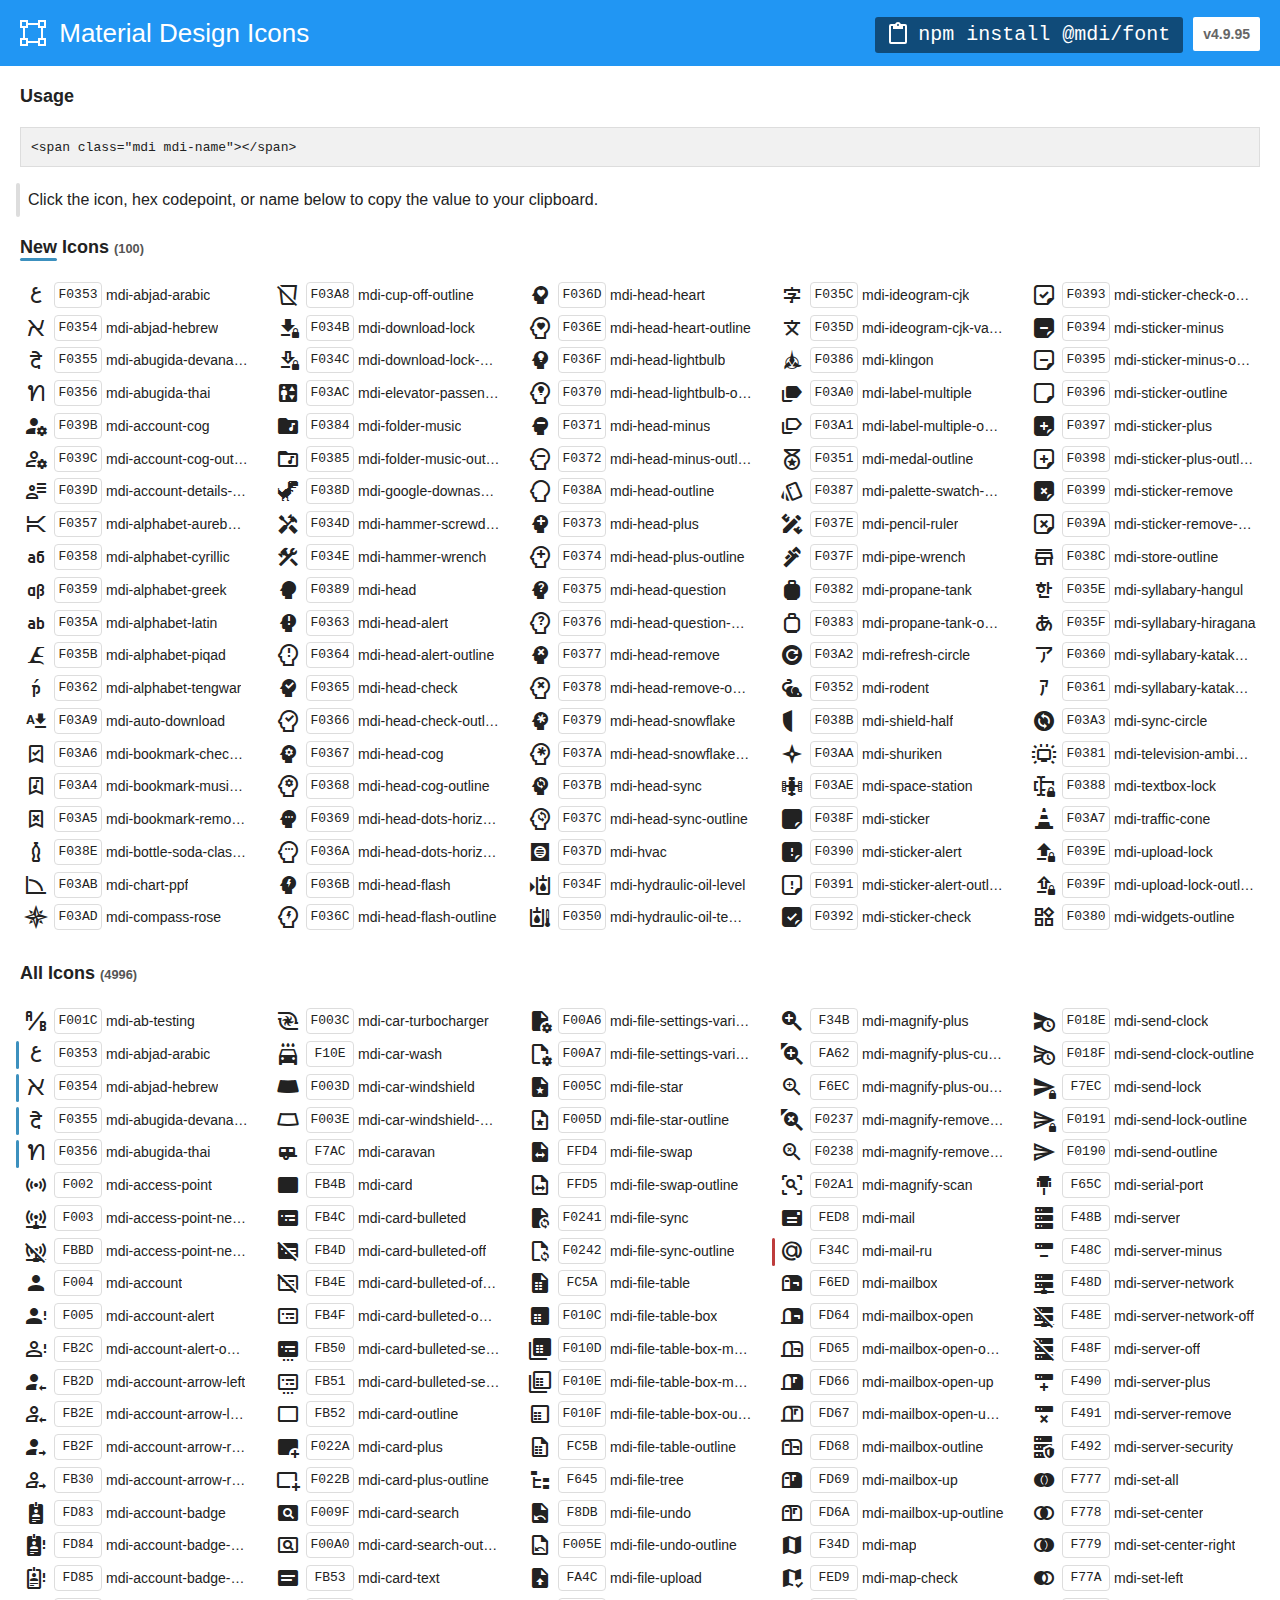
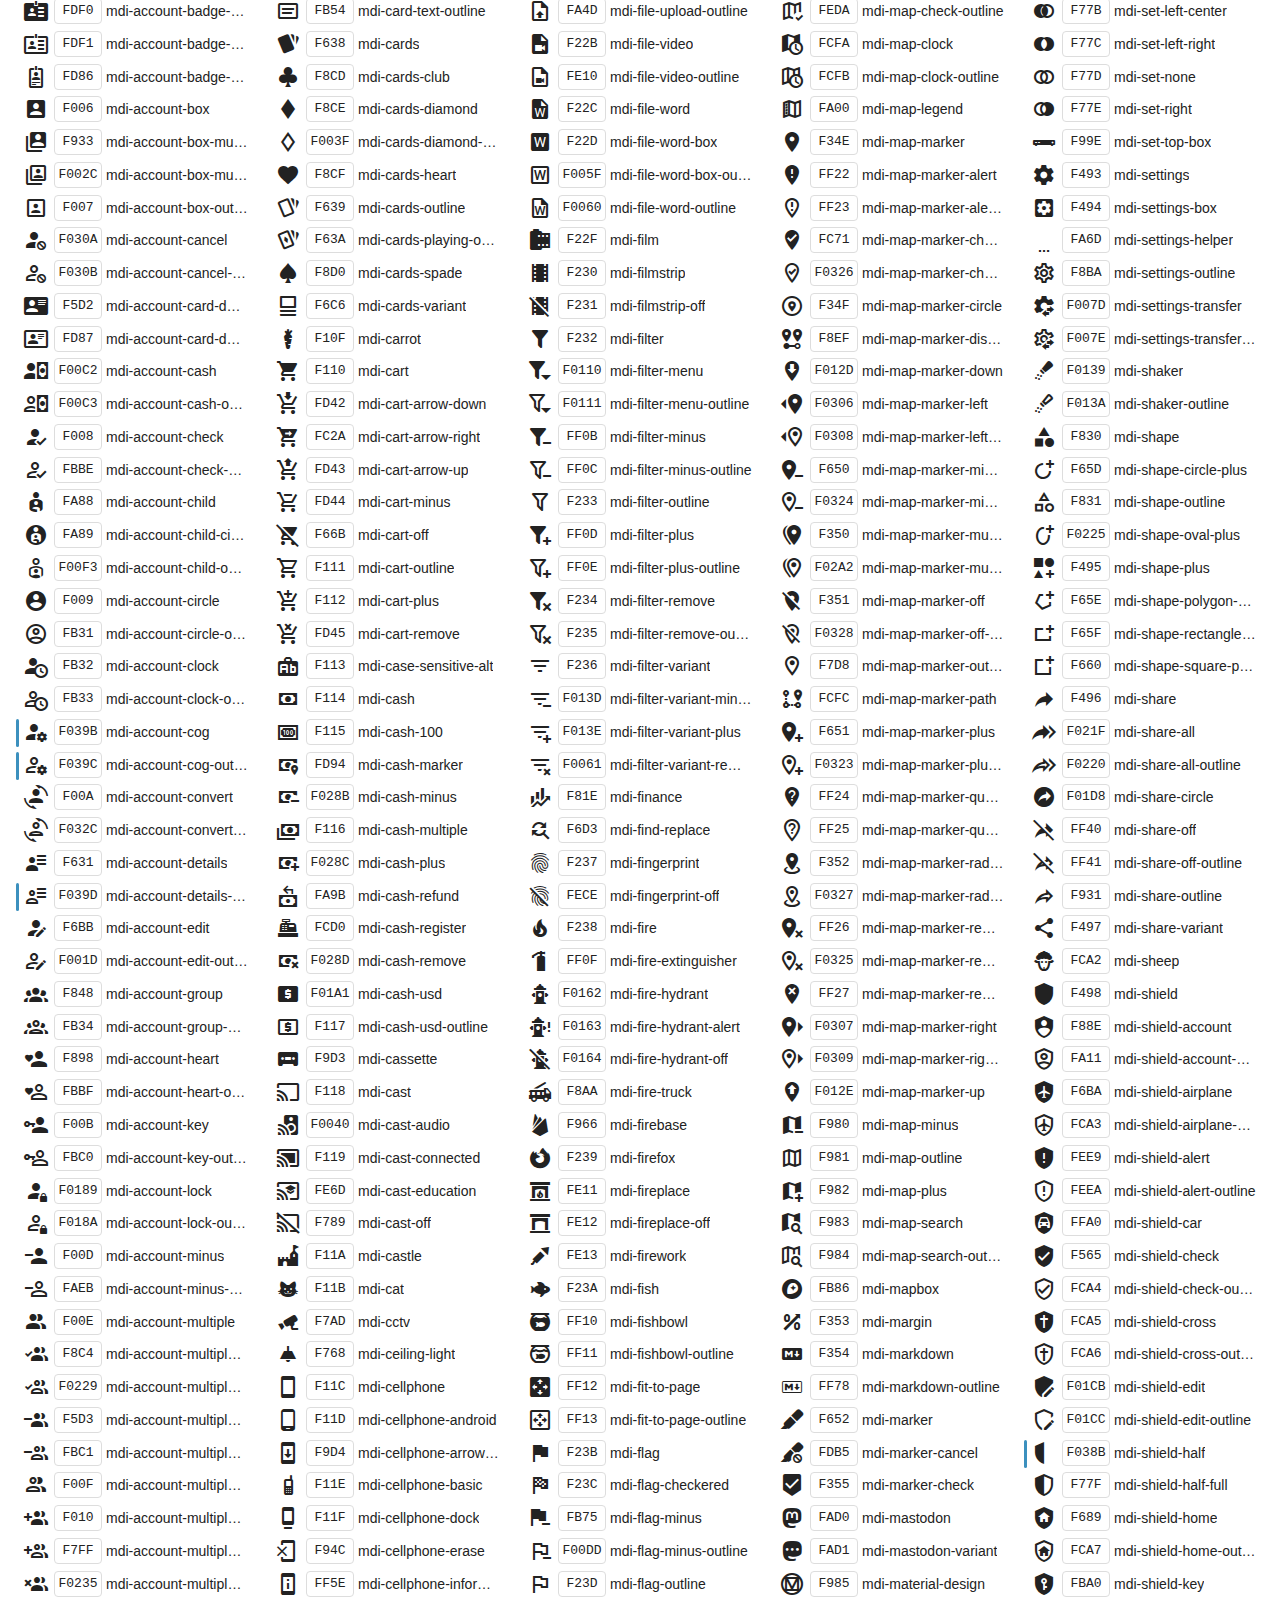
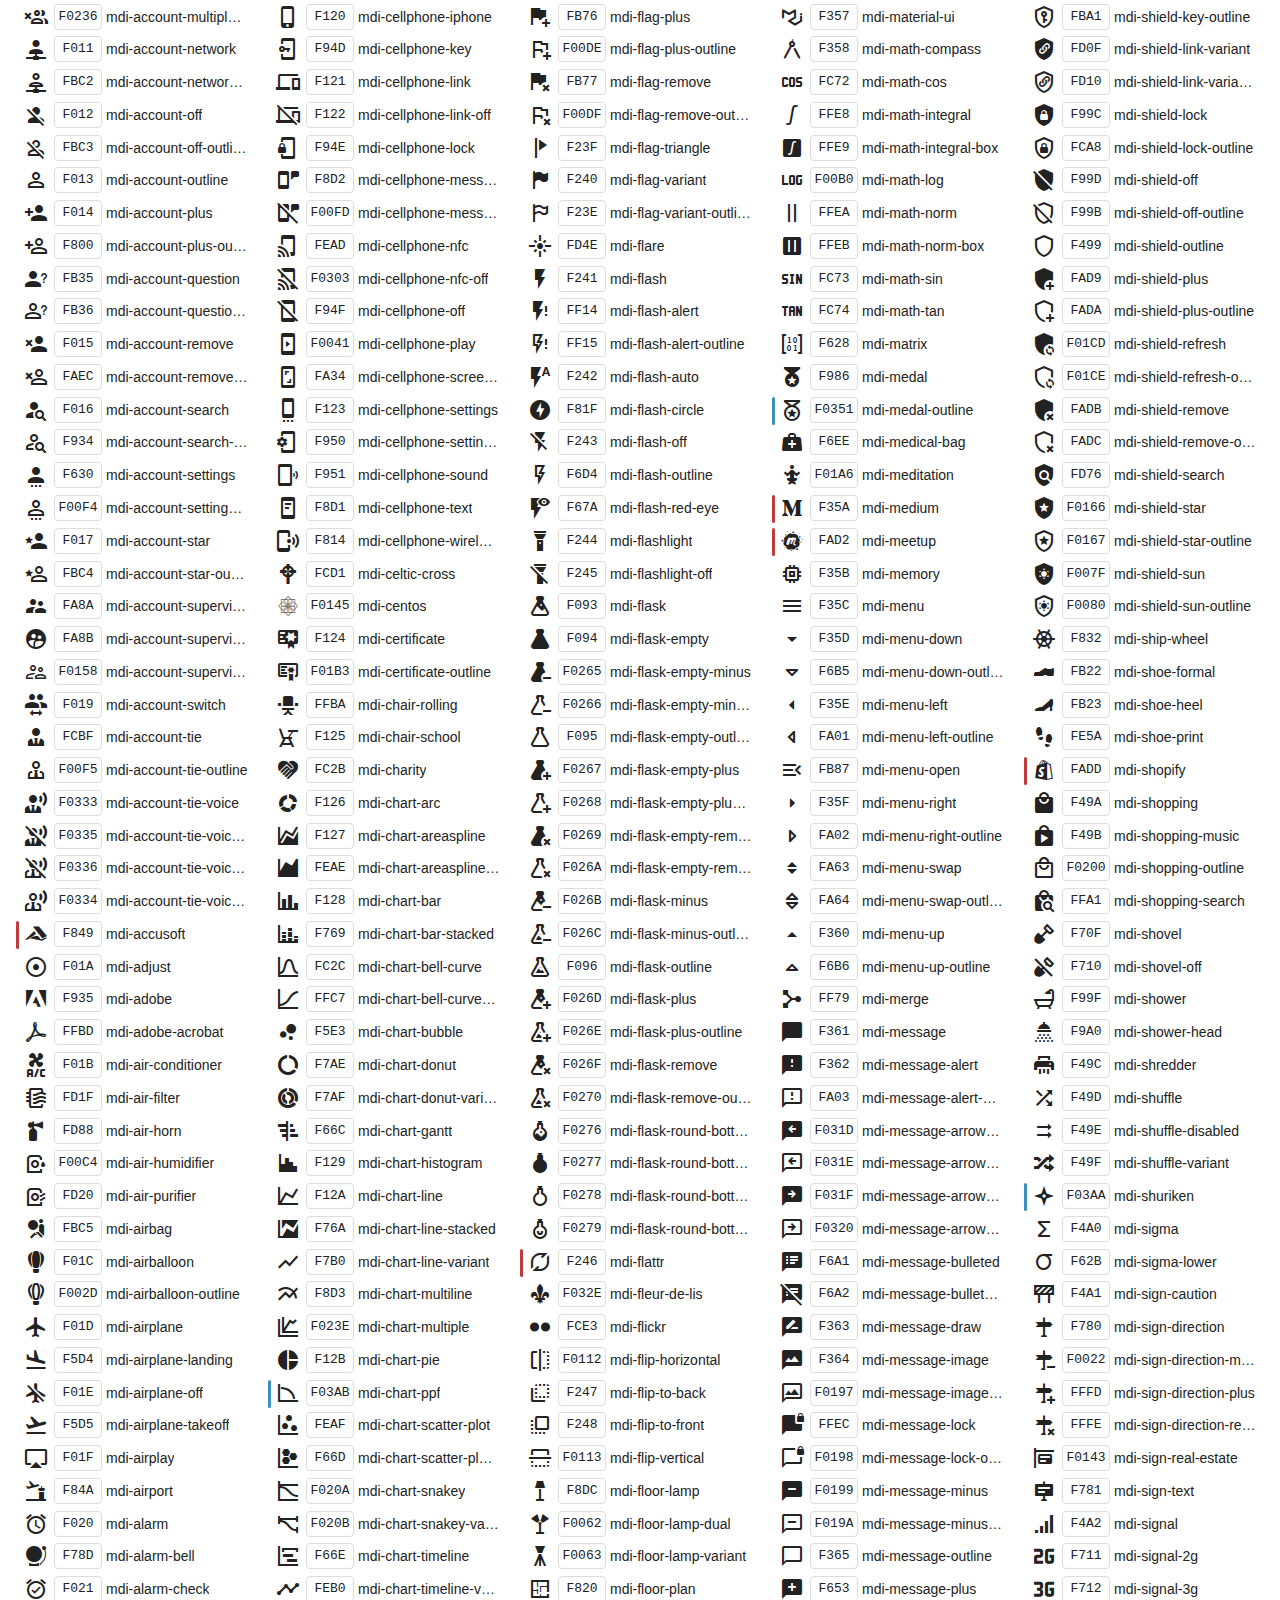
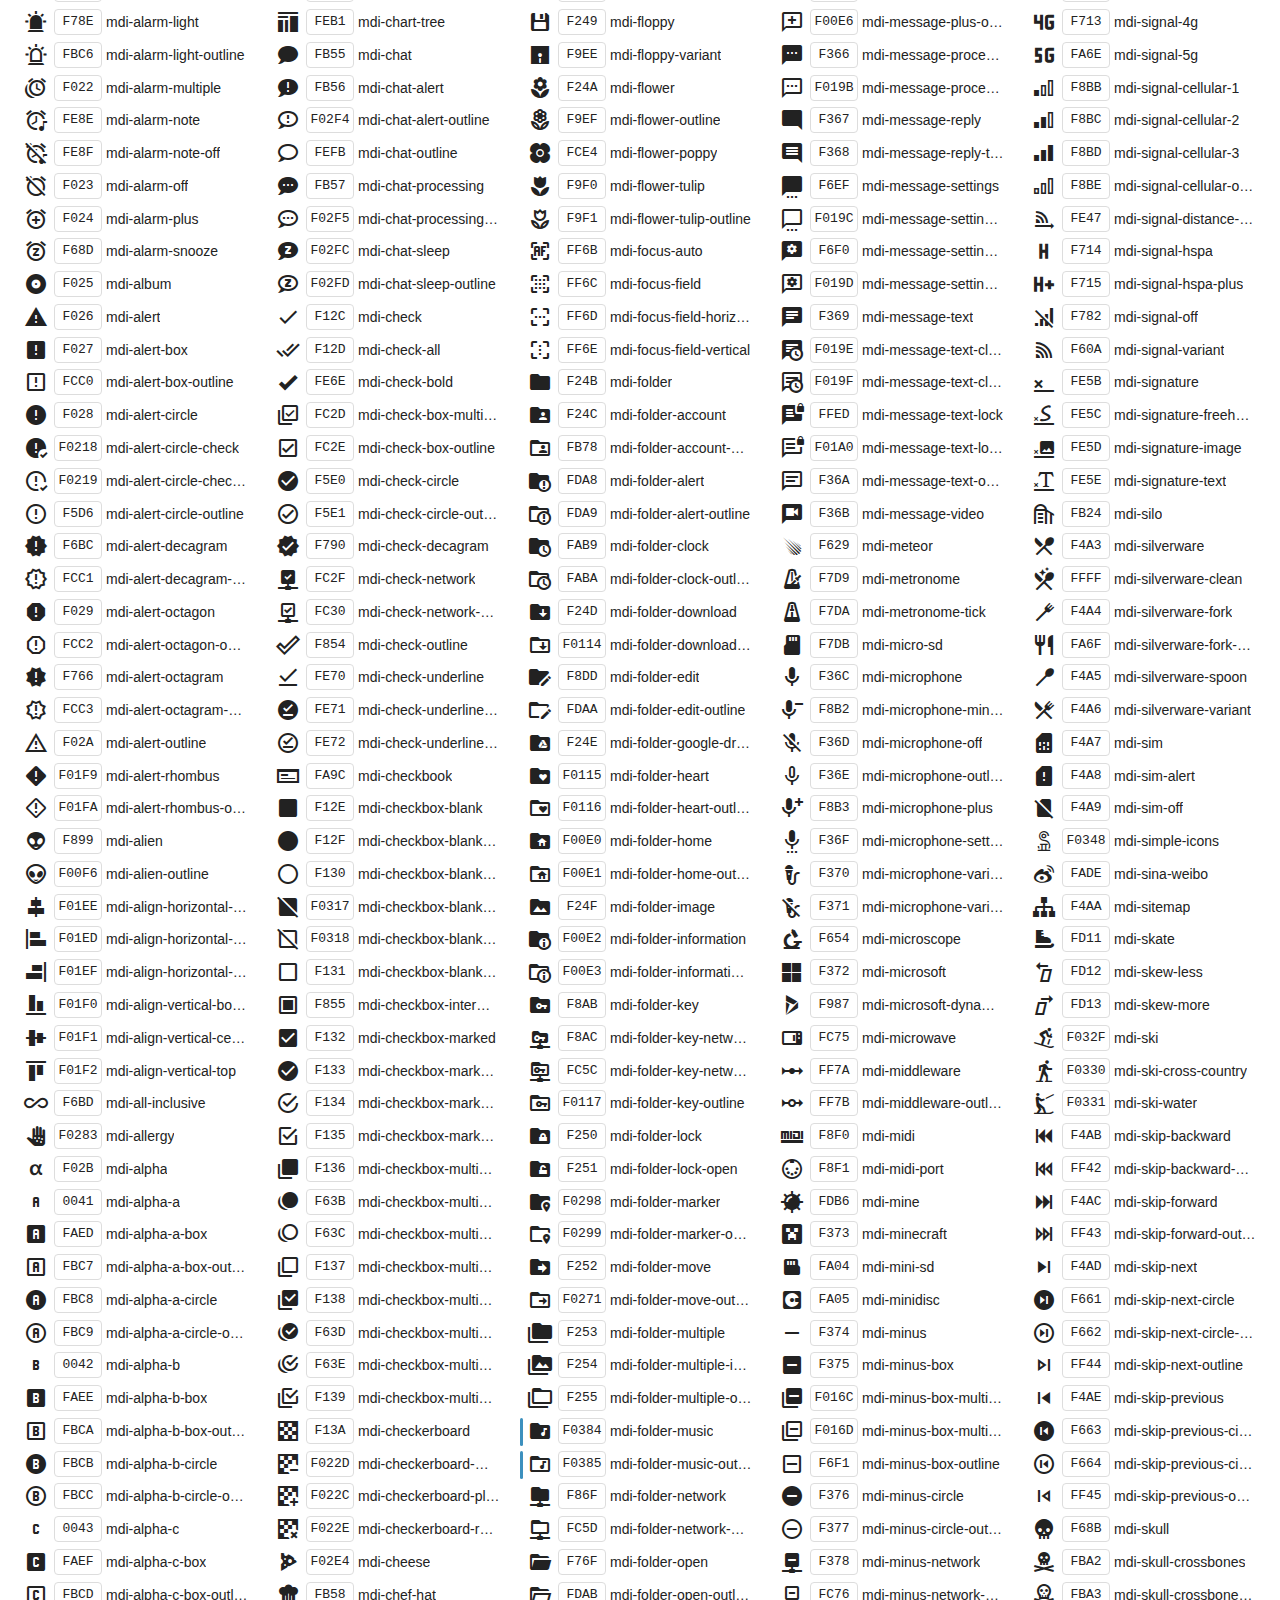
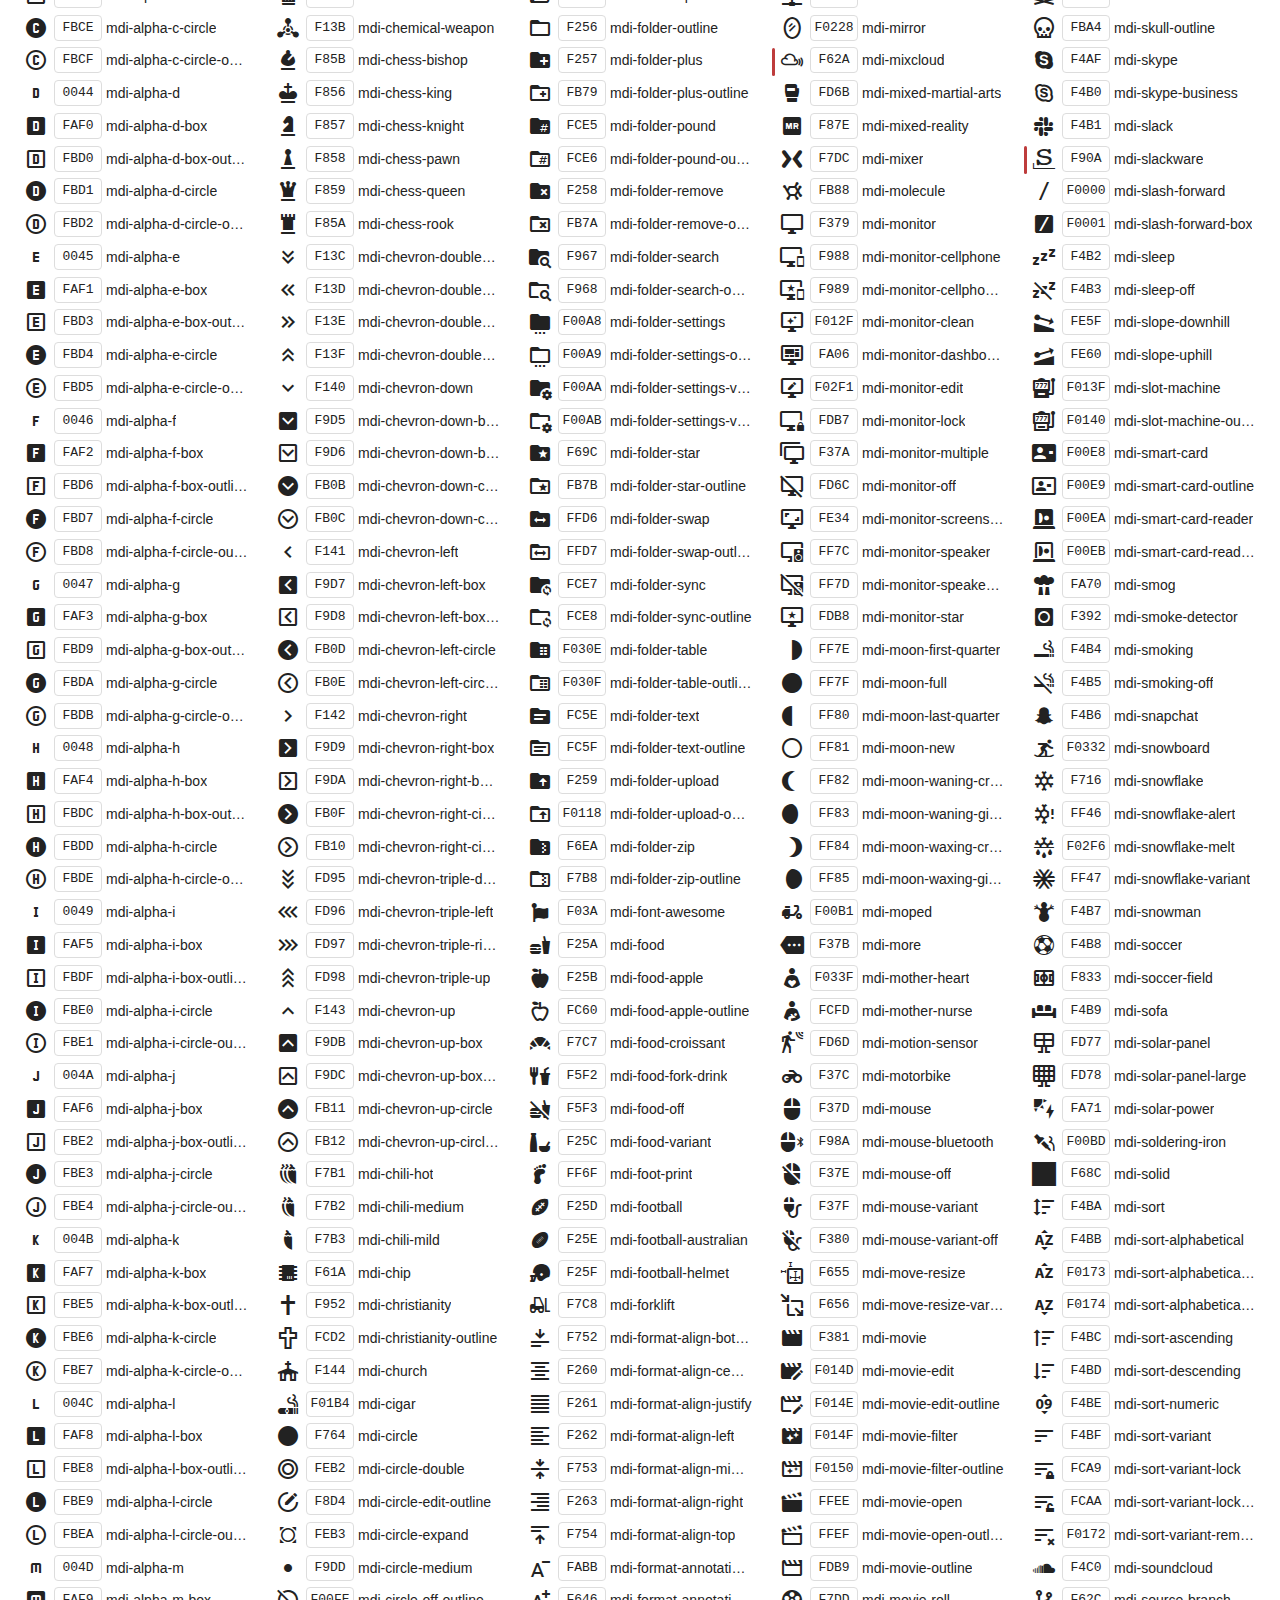
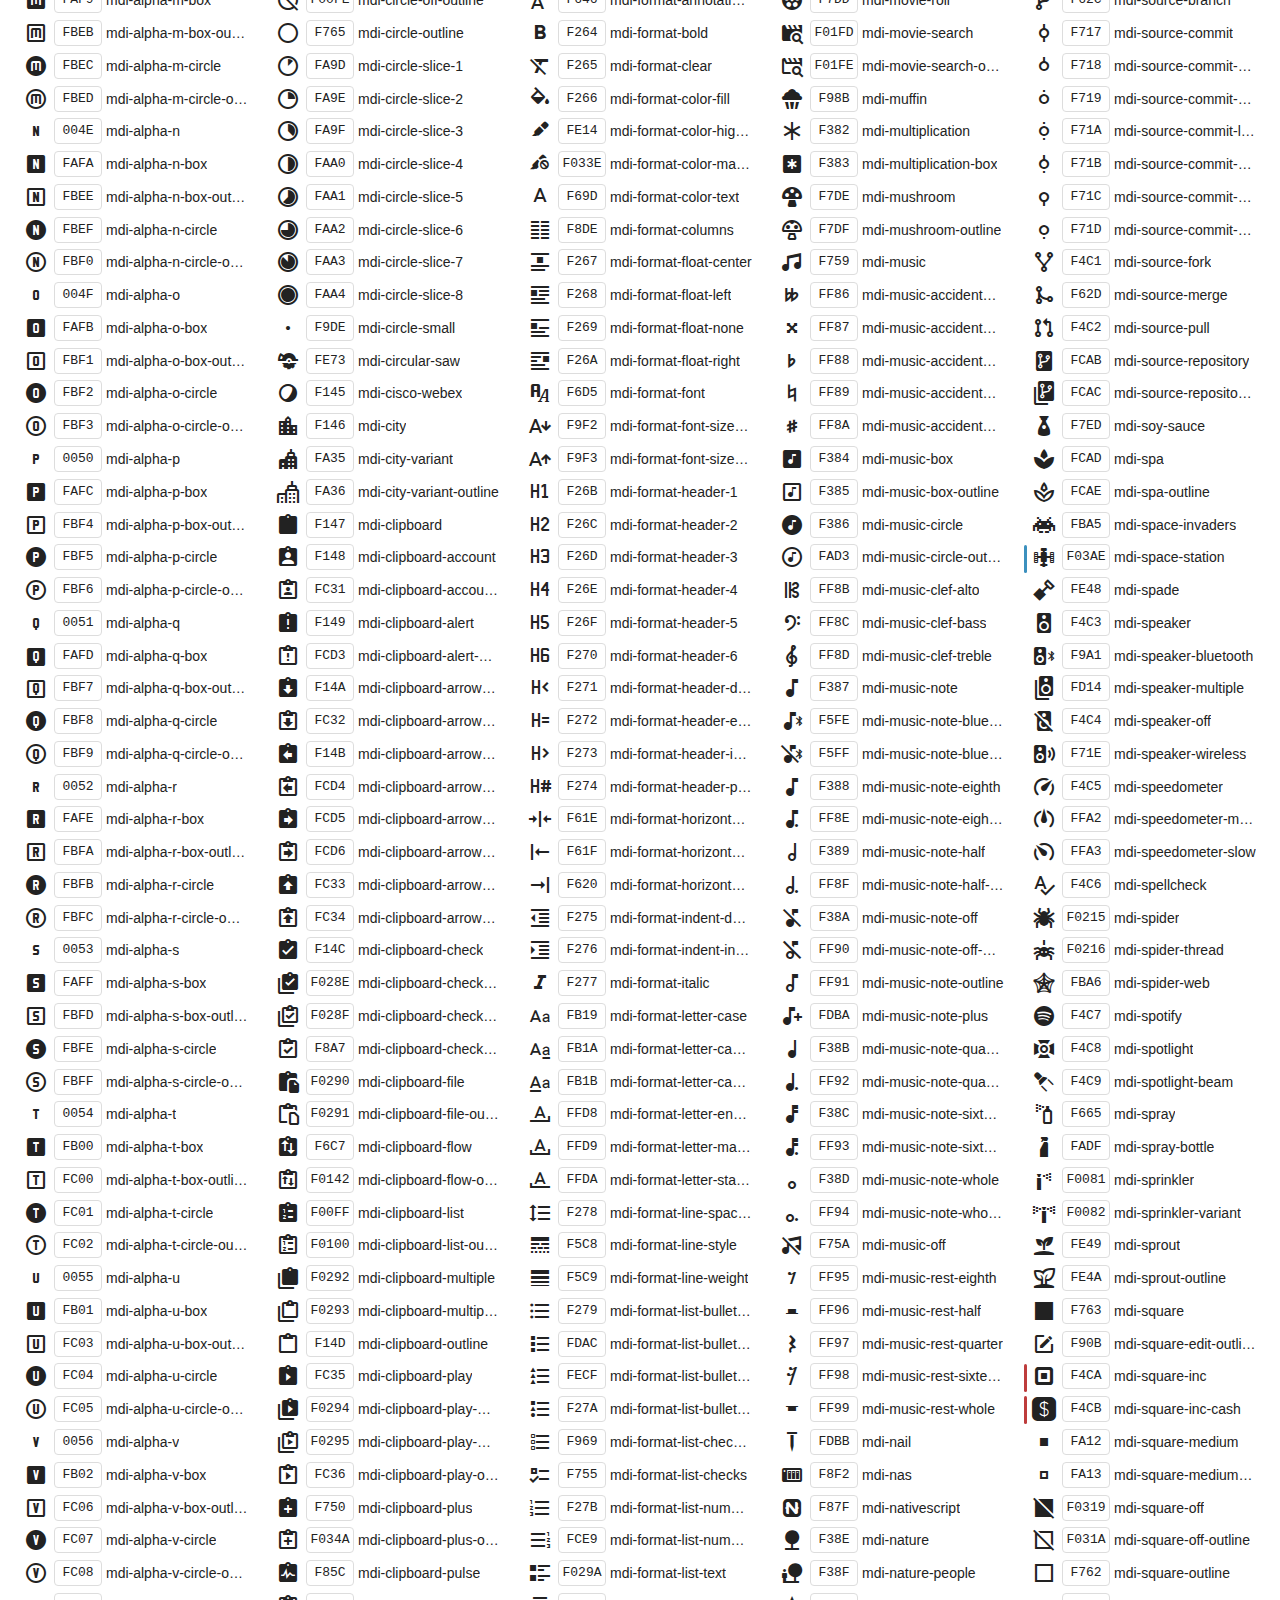
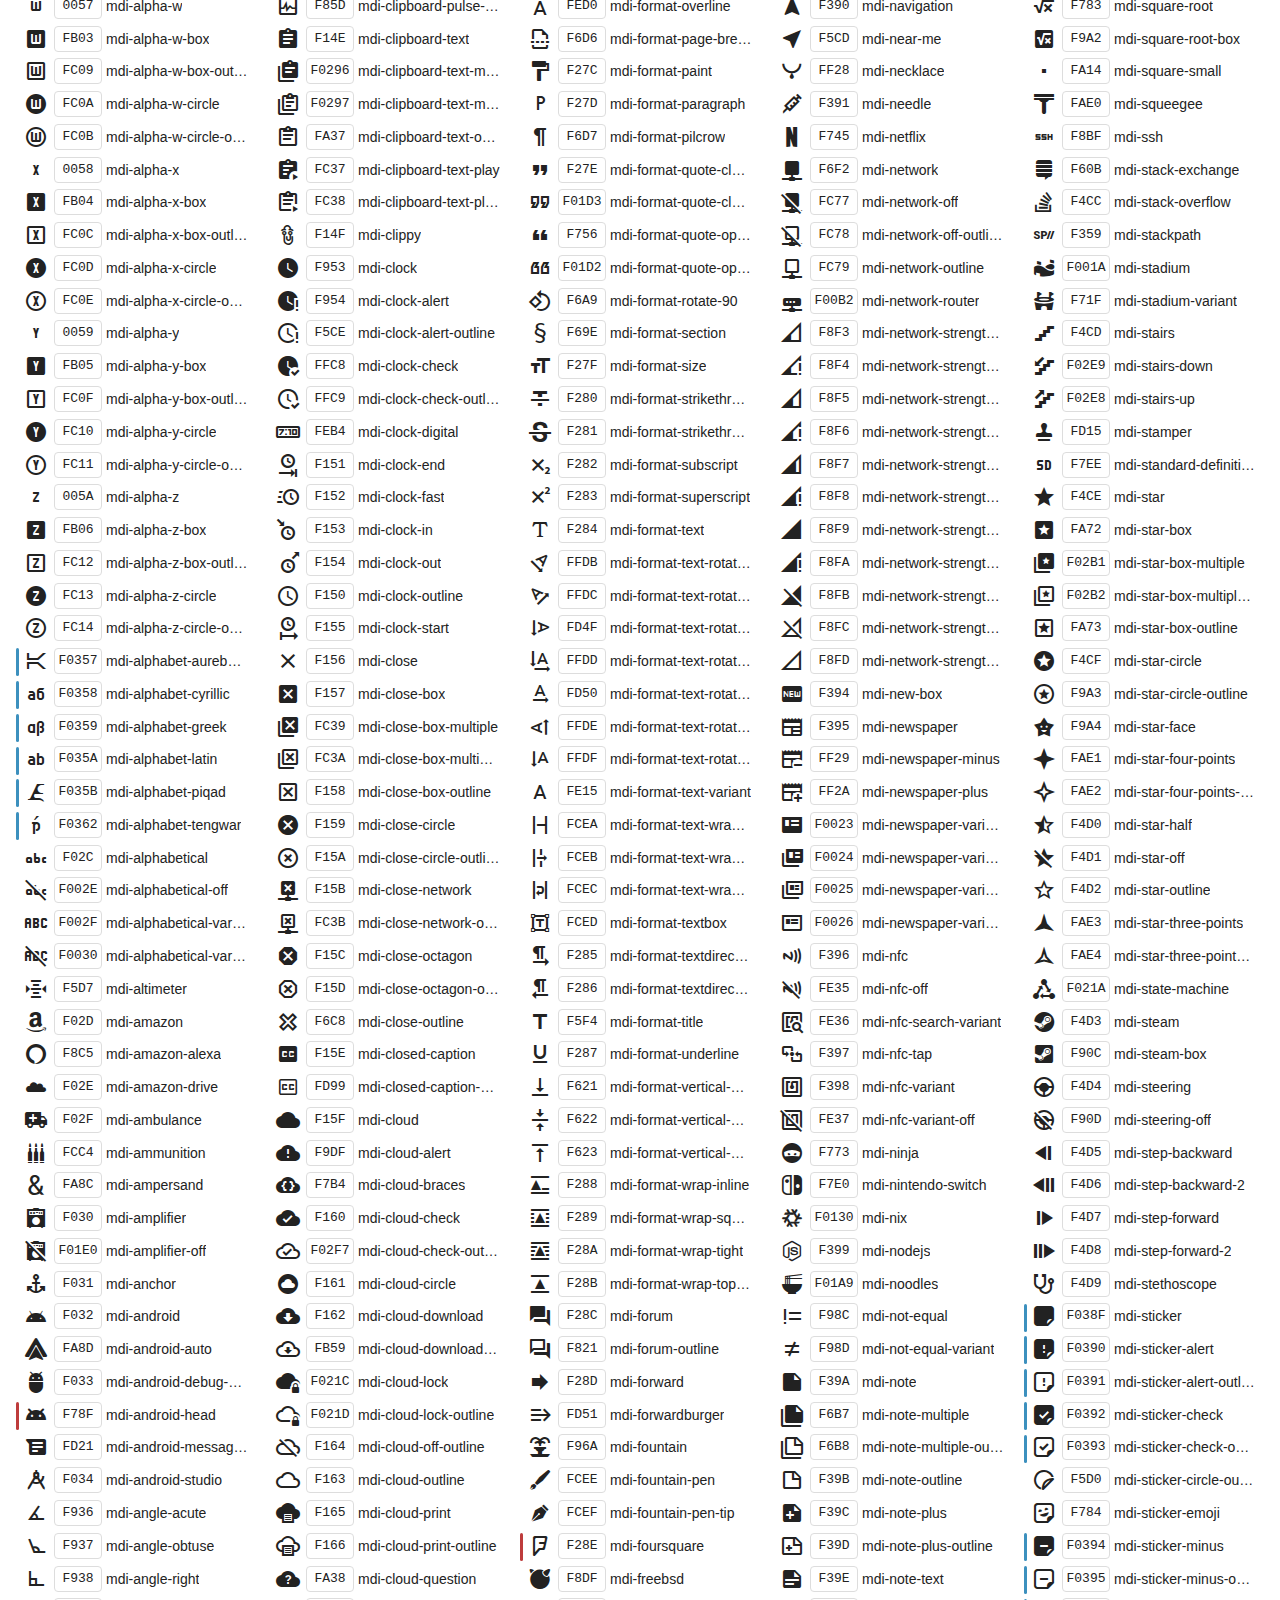
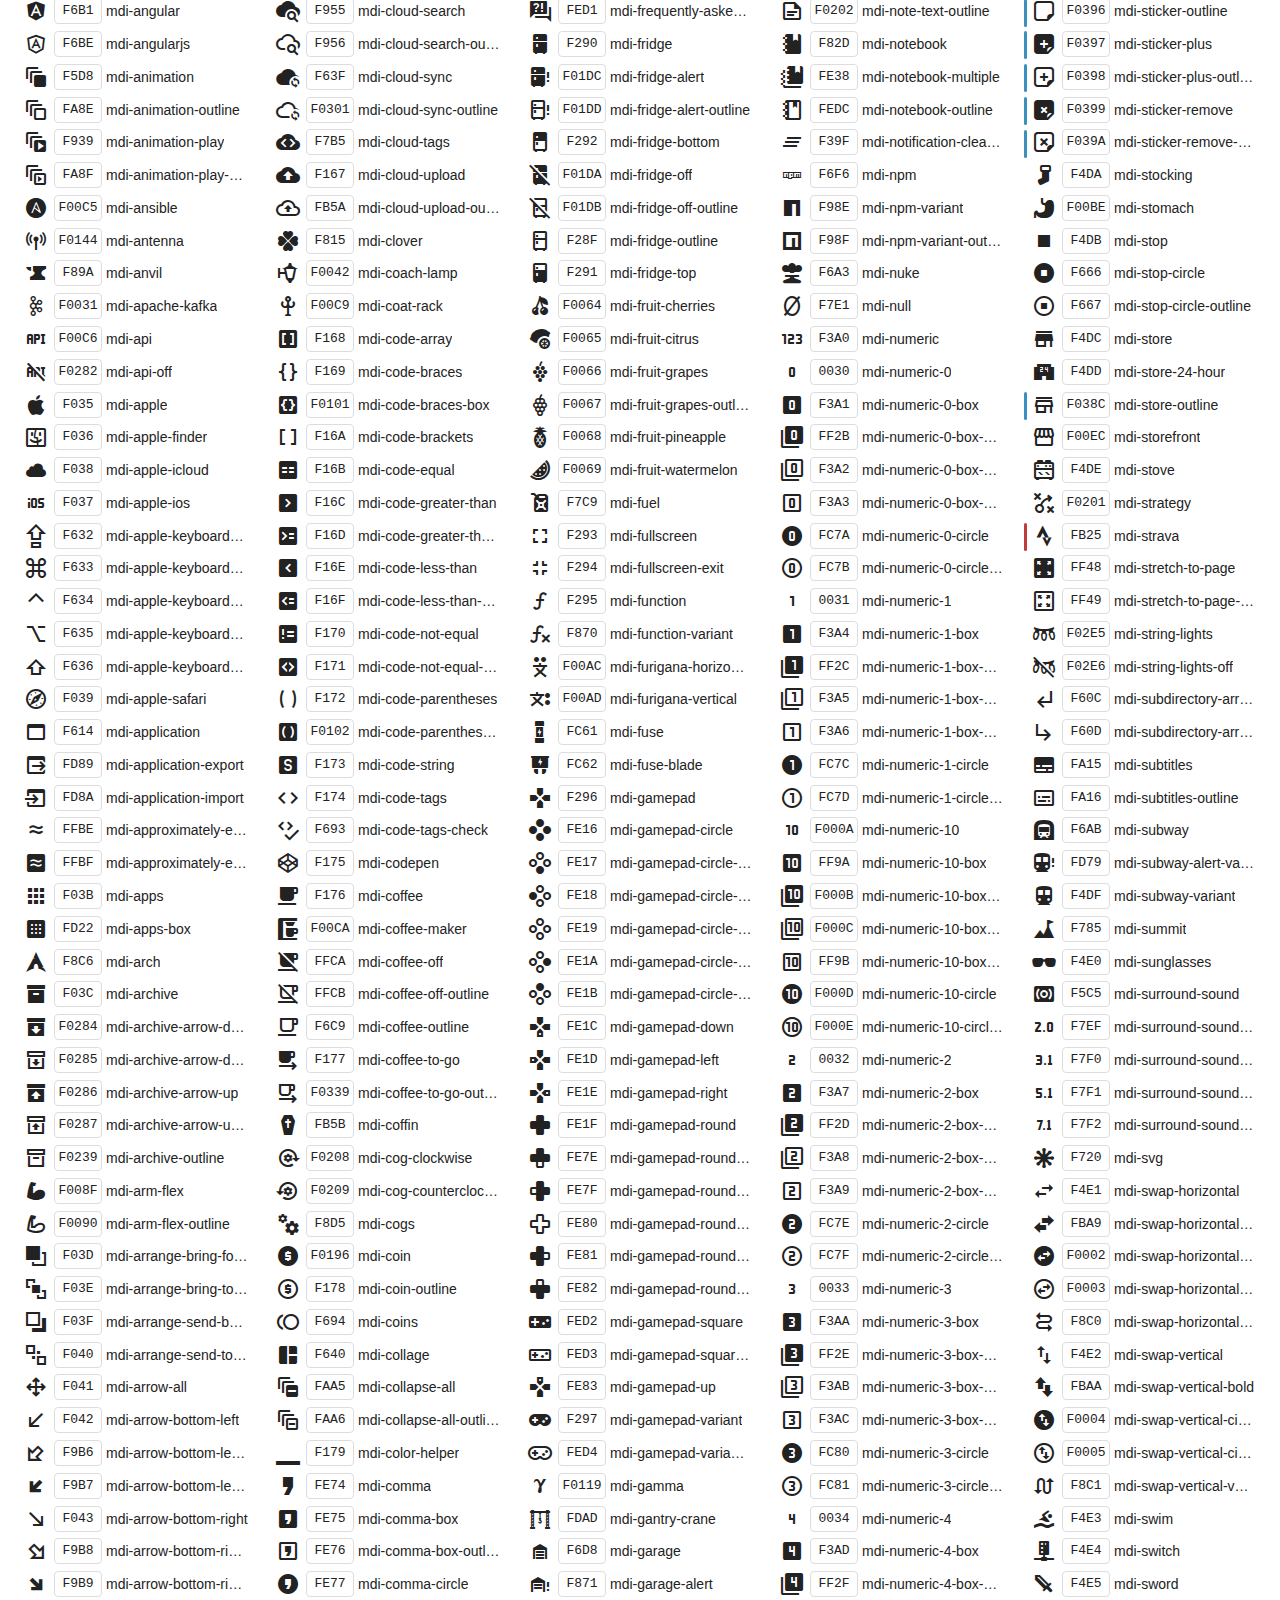
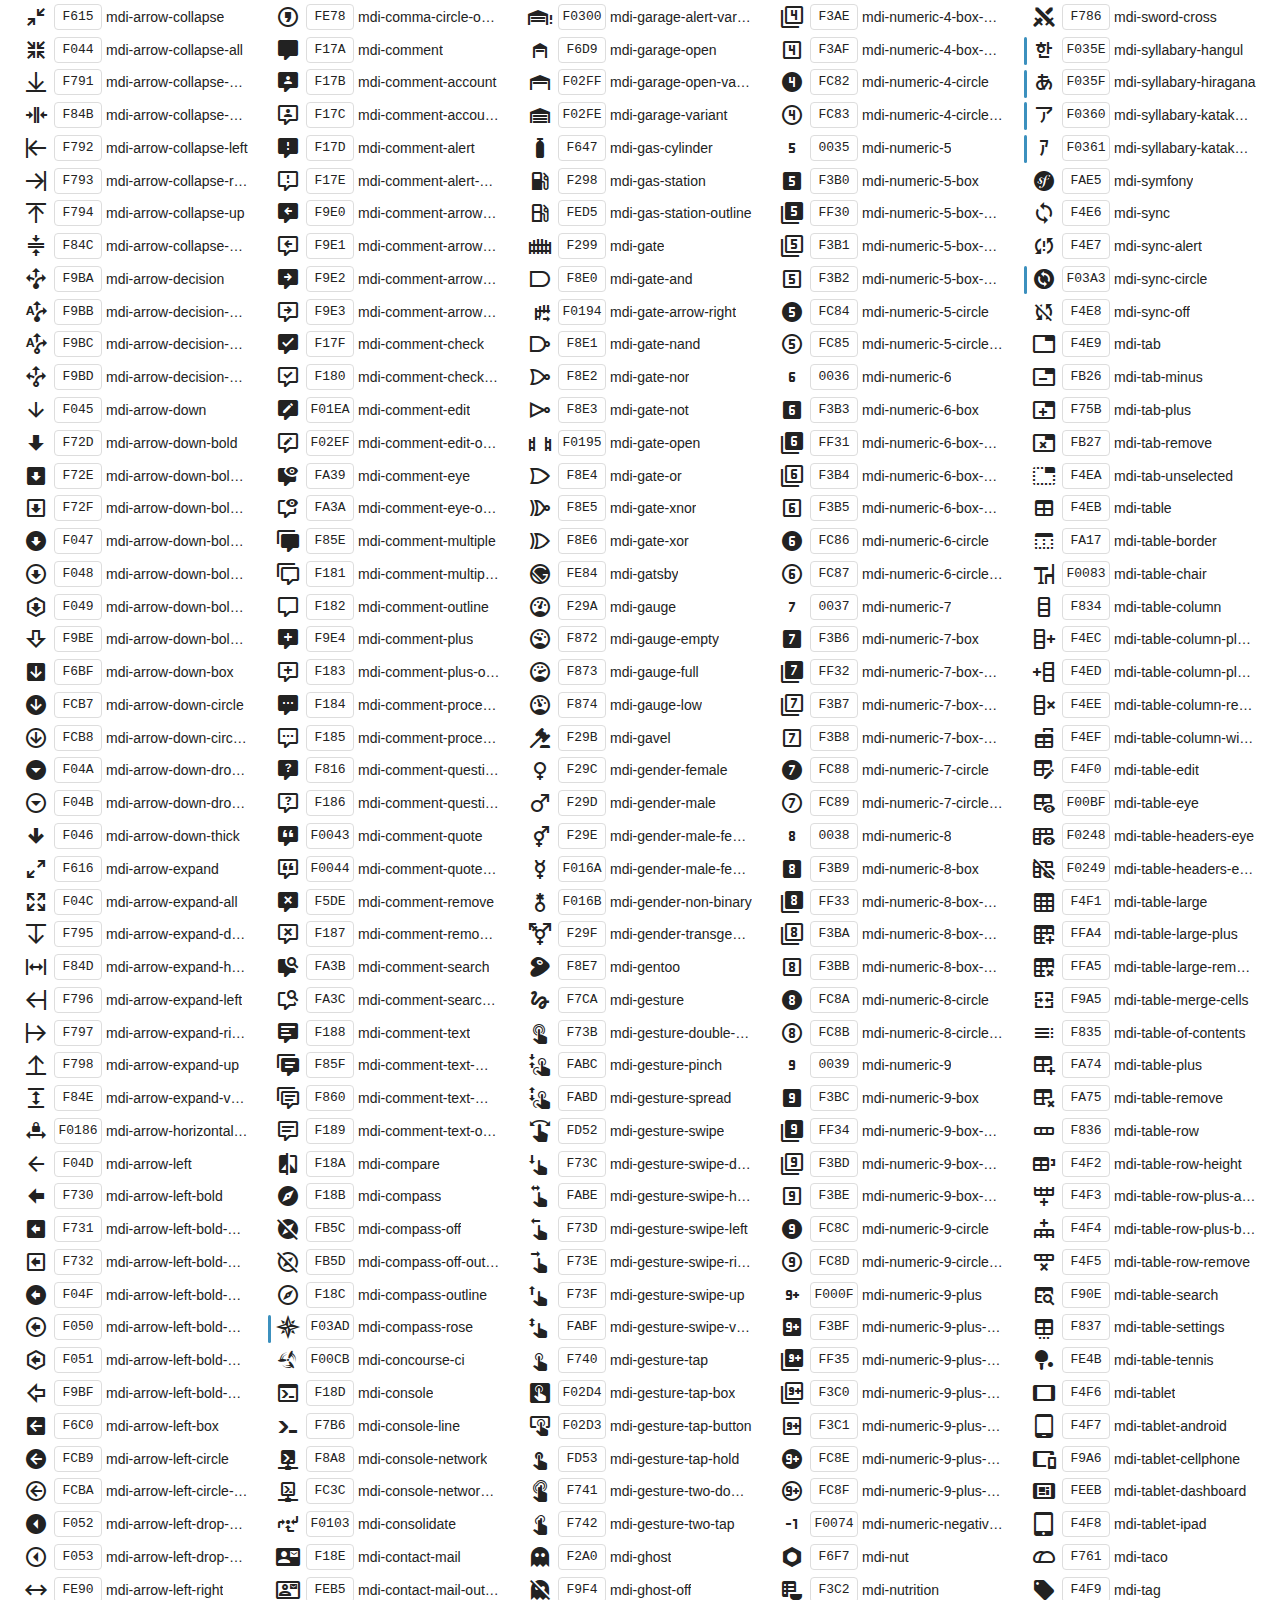
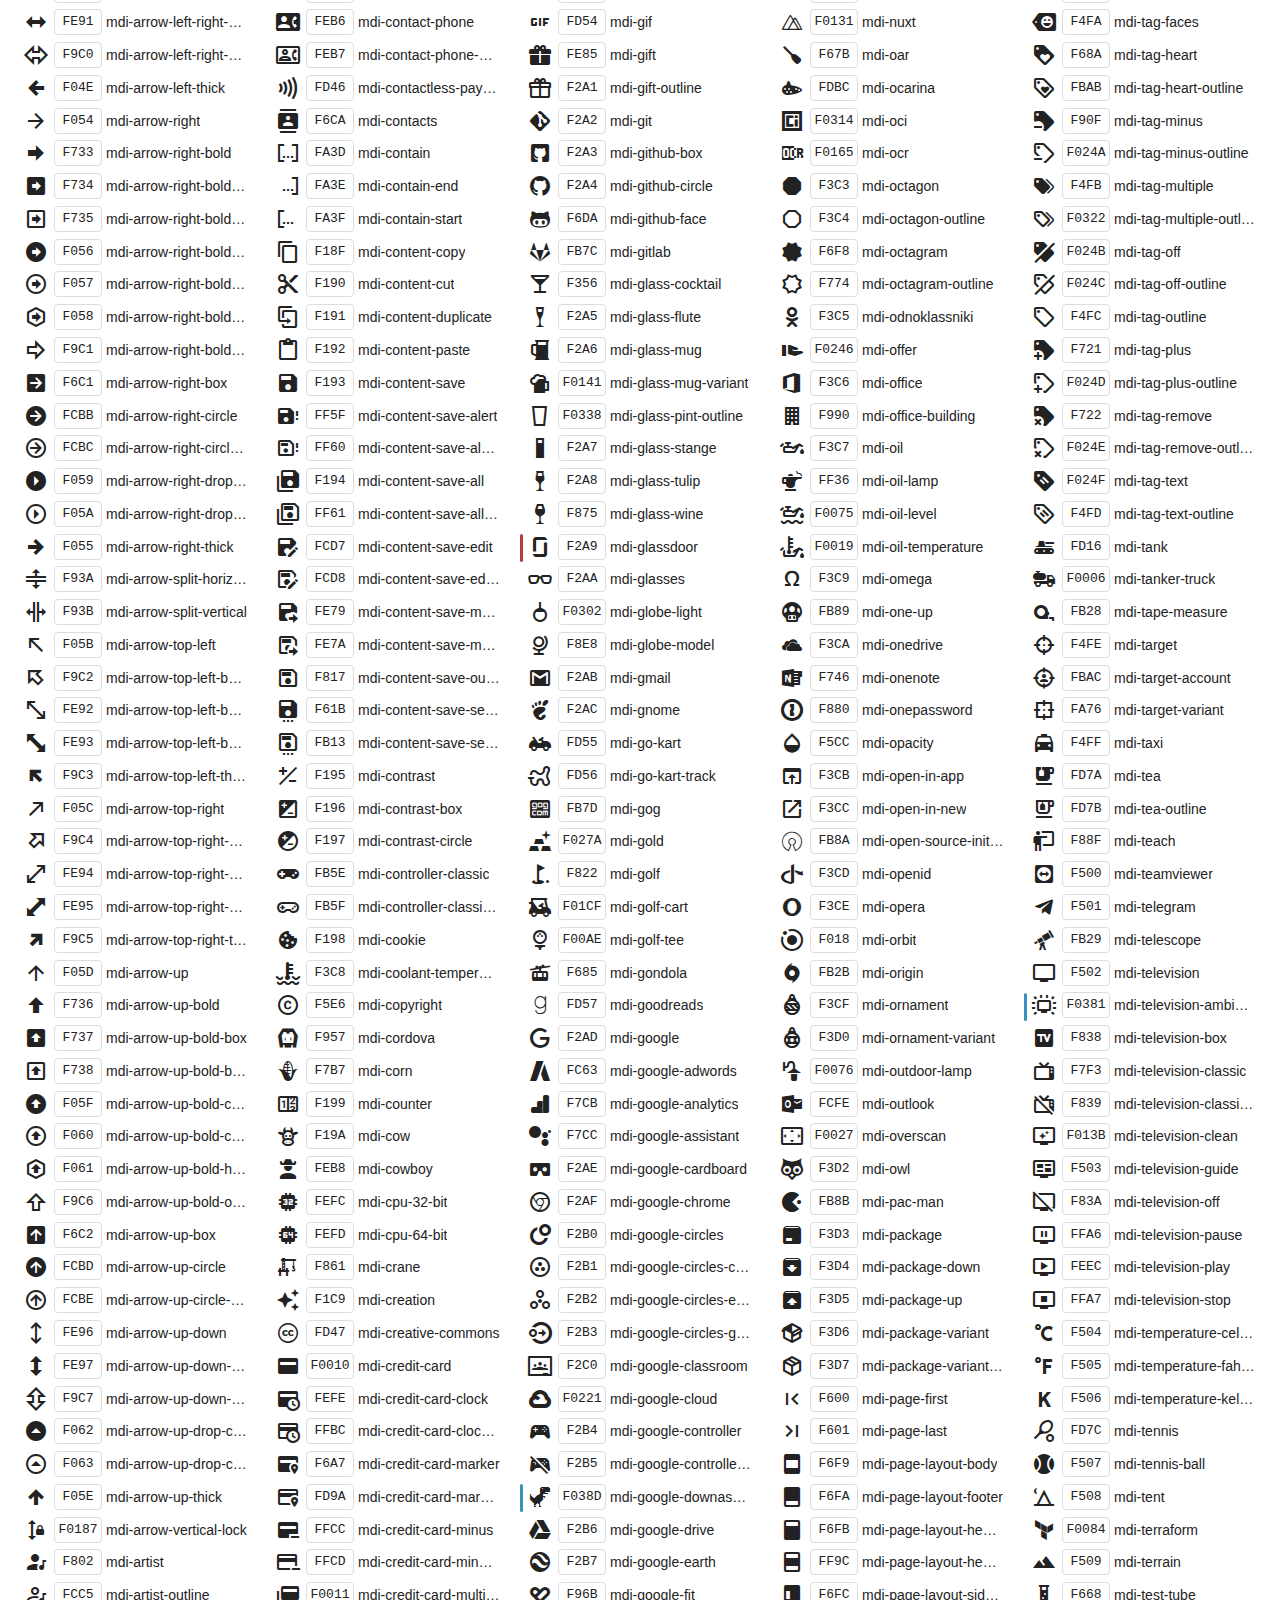
<file: lips/MaterialDesign/preview.html>
﻿<!doctype html>
<html lang="en">

<head>
    <meta charset="utf-8" />
    <meta name="google" content="notranslate">
    <title>Material Design Icons</title>
    <style>
        * {
            margin: 0;
            padding: 0;
        }

        body {
            margin: 0;
            padding: 0;
            background: #fff;
            color: #222;
        }

        h1,
        h2,
        h3,
        p,
        div,
        blockquote,
        footer {
            font-family: "Helvetica Neue", Arial, sans-serif;
        }

        h1 {
            padding: 20px 20px 16px 20px;
            font-size: 26px;
            line-height: 26px;
            font-weight: normal;
            color: #FFF;
            background-color: #2196F3;
        }

        h1 svg {
            vertical-align: middle;
            width: 26px;
            height: 26px;
            margin: 0 6px 4px 0;
        }

        h1 svg path {
            fill: #FFF;
        }

        h1 .version {
            font-size: 14px;
            background: #FFF;
            padding: 4px 10px;
            float: right;
            border-radius: 2px;
            margin: -3px 0 0 0;
            color: #666;
            font-weight: bold;
        }

        h1 .version::before {
            content: 'v';
        }

        h1 code {
            font-size: 20px;
            background: rgba(0, 0, 0, 0.5);
            padding: 4px 12px;
            border-radius: 3px;
            float: right;
            margin: -3px 10px 0 0;
            border: 1px solid transparent;
            cursor: pointer;
        }

        h1 code:hover {
            border: 1px solid #FFF;
        }

        h1 code svg {
            width: 24px;
            height: 24px;
            margin: -1px -4px 0 -2px
        }

        h2 {
            font-size: 18px;
            padding: 20px;
        }

        h2 small {
            color: #555;
            font-size: 0.8rem;
        }

        h2 small::before {
            content: '(';
        }

        h2 small::after {
            content: ')';
        }

        h2 span {
            position: relative;
        }

        h2.newicons span::before {
            position: absolute;
            content: ' ';
            width: 100%;
            height: 0.2rem;
            bottom: -0.25rem;
            background: #3C90BE;
            border-radius: 0.1rem;
        }

        h2.deprecatedicons span::before {
            position: absolute;
            content: ' ';
            width: 100%;
            height: 0.2rem;
            bottom: -0.25rem;
            background: #BE3C3C;
            border-radius: 0.1rem;
        }

        h3 {
            font-size: 14px;
            padding: 10px 20px 0 20px;
            font-weight: bold;
        }

        p {
            padding: 10px 20px;
        }

        p code {
            display: inline-block;
            vertical-align: middle;
            background: #F1F1F1;
            padding: 3px 5px;
            border-radius: 3px;
            border: 1px solid #DDD;
        }

        p i.mdi {
            vertical-align: middle;
            border-radius: 4px;
            display: inline-block;
        }

        p i.mdi.dark-demo {
            background: #333;
        }

        p.note {
            color: #999;
            font-size: 14px;
            padding: 0 20px 5px 20px;
        }

        p.deprecated {
            margin: -0.5rem 0 0.25rem 0;
        }

        p.extras {
            margin-top: -0.5rem;
        }

        div.icons {
            padding: 0 20px 10px 20px;
            -webkit-column-count: 5;
            -moz-column-count: 5;
            column-count: 5;
            -webkit-column-gap: 20px;
            -moz-column-gap: 20px;
            column-gap: 20px;
        }

        div.icons div {
            line-height: 2em;
        }

        div.icons div span {
            cursor: pointer;
            font-size: 14px;
            text-overflow: ellipsis;
            display: inline-block;
            max-width: calc(100% - 90px);
            overflow: hidden;
            vertical-align: middle;
            white-space: nowrap;
        }

        div.icons div code:hover,
        div.icons div span:hover,
        div.icons div i:hover {
            color: #3c90be;
        }

        div.icons div code:hover {
            border-color: #3c90be;
        }

        div.icons div code {
            border: 1px solid #DDD;
            width: 46px;
            margin-left: 2px;
            margin-right: 4px;
            border-radius: 4px;
            display: inline-block;
            vertical-align: middle;
            text-align: center;
            line-height: 24px;
            cursor: pointer;
        }

        div.icons div i {
            display: inline-block;
            width: 32px;
            height: 24px;
            text-align: center;
            vertical-align: middle;
            cursor: pointer;
            line-height: 24px;
        }

        div.icons .mdi::before {
            font-size: 24px;
        }

        div.icons div.new::before {
            content: ' ';
            width: 0.2rem;
            height: 1.75rem;
            position: absolute;
            margin-top: 0.25rem;
            margin-left: -0.25rem;
            background: #3C90BE;
            border-radius: 0.1rem;
        }

        div.icons div.deprecated::before {
            content: ' ';
            width: 0.2rem;
            height: 1.75rem;
            position: absolute;
            margin-top: 0.25rem;
            margin-left: -0.25rem;
            background: #BE3C3C;
            border-radius: 0.1rem;
        }

        pre {
            margin: 0 20px;
            font-family: Consolas, monospace;
            padding: 10px;
            border: 1px solid #DDD;
            background: #F1F1F1;
        }

        blockquote {
            position: relative;
            margin: 1rem 1rem 0 1rem;
            padding: 0.5rem 0.5rem 0.5rem 0.75rem;
        }

        blockquote.note::before {
            content: ' ';
            width: 0.25rem;
            height: 100%;
            background: #DDD;
            position: absolute;
            border-radius: 0.25rem;
            top: 0;
            left: 0;
        }

        blockquote.deprecated::before {
            content: ' ';
            width: 0.25rem;
            height: 100%;
            background: #BE3C3C;
            position: absolute;
            border-radius: 0.25rem;
            top: 0;
            left: 0;
        }

        div.copied {
            position: fixed;
            top: 100px;
            left: 50%;
            width: 200px;
            text-align: center;
            color: #3c763d;
            background-color: #dff0d8;
            border: 1px solid #d6e9c6;
            padding: 10px 15px;
            border-radius: 4px;
            margin-left: -100px;
            box-shadow: 0 0 10px rgba(0, 0, 0, 0.2);
        }

        div.examples {
            display: flex;
            flex-wrap: wrap;
            margin: 0.5rem 1.25rem;
        }

        div.examples > div {
            display: flex;
            margin-right: 0.5rem;
            margin-bottom: 0.5rem;
        }

        div.examples > div > div:first-child {
            display: flex;
            padding: 0.5rem;
            border-radius: 0.25rem;
            box-shadow: 0 0 0.25rem rgba(0, 0, 0, 0.4);
            background: #FFF;
            z-index: 1;
            align-items: center;
            justify-content: center;
        }

        div.examples > div > div:first-child + div {
            display: flex;
            margin-left: -0.25rem;
            padding: 0.5rem 0.75rem 0.5rem 1rem;
            background: #222;
            border-radius: 0 0.25rem 0.25rem 0;
        }

        div.examples > div > div:first-child + div > code {
            color: #FFF;
            align-self: center;
        }

        div.examples > div > div.dark:first-child {
            background: #444;
        }

        div.examples i {
            display: flex;
        }

        div.examples-size > div > div:first-child {
            min-width: 3rem;
        }

        footer {
            display: flex;
            padding: 20px;
            color: #666;
            border-top: 1px solid #DDD;
            background: #F1F1F1;
        }

        footer > div:first-child {
            flex: 1;
        }

        footer > div:last-child {
            text-align: right;
        }

        footer a {
            color: #e91e63;
            text-decoration: none;
        }

        footer a:hover {
            text-decoration: underline;
        }
    </style>
    <link href="css/materialdesignicons.min.css" media="all" rel="stylesheet" type="text/css" />
</head>

<body>
    <h1>
        <svg>
            <path d="M0,0H8V3H18V0H26V8H23V18H26V26H18V23H8V21H18V18H21V8H18V5H8V8H5V18H8V26H0V18H3V8H0V0M2,2V6H6V2H2M2,20V24H6V20H2M20,2V6H24V2H20M20,20V24H24V20H20Z"></path>
        </svg>
        Material Design Icons
        <span class="version">4.9.95</span>
        <code id="npm" title="Copy to Clipboard">
            <svg viewBox="0 0 24 24">
                <path d="M19,20H5V4H7V7H17V4H19M12,2A1,1 0 0,1 13,3A1,1 0 0,1 12,4A1,1 0 0,1 11,3A1,1 0 0,1 12,2M19,2H14.82C14.4,0.84 13.3,0 12,0C10.7,0 9.6,0.84 9.18,2H5A2,2 0 0,0 3,4V20A2,2 0 0,0 5,22H19A2,2 0 0,0 21,20V4A2,2 0 0,0 19,2Z" />
            </svg>
            npm install @mdi/font
        </code>
    </h1>

    <h2 class="usage">Usage</h2>
    <pre><code>&lt;span class=&quot;mdi mdi-<span id="name">name</span>&quot;&gt;&lt;/span&gt;</code></pre>

    <blockquote class="note">
        Click the icon, hex codepoint, or name below to copy the value to your clipboard.
    </blockquote>

    <h2 class="newicons"><span>New</span> Icons <small id="newIconsCount">-</small></h2>
    <div class="icons" id="newIcons"></div>

    <h2 class="icons">All Icons <small id="iconsCount">-</small></h2>
    <div class="icons" id="icons"></div>

    <h2 class="deprecatedicons"><span>Deprecated</span> Icons <small id="deprecatedIconsCount">-</small></h2>
    <p class="deprecated" id="deprecated">
        Deprecated icons will be removed in a future major release.
    </p>
    <div class="icons" id="deprecatedIcons"></div>

    <h2 class="extras">Extras</h2>

    <p class="extras">The helper CSS classes are listed below.</p>

    <section>
        <h3>Size</h3>

        <div class="examples examples-size">
            <div>
                <div>
                    <i class="mdi mdi-18px mdi-account"></i>
                </div>
                <div>
                    <code>mdi-18px</code>
                </div>
            </div>
            <div>
                <div>
                    <i class="mdi mdi-24px mdi-account"></i>
                </div>
                <div>
                    <code>mdi-24px</code>
                </div>
            </div>
            <div>
                <div>
                    <i class="mdi mdi-36px mdi-account"></i>
                </div>
                <div>
                    <code>mdi-36px</code>
                </div>
            </div>
            <div>
                <div>
                    <i class="mdi mdi-48px mdi-account"></i>
                </div>
                <div>
                    <code>mdi-48px</code>
                </div>
            </div>
        </div>
    </section>

    <h3>Rotate</h3>

    <div class="examples">
        <div>
            <div>
                <i class="mdi mdi-36px mdi-account"></i>
            </div>
        </div>
        <div>
            <div>
                <i class="mdi mdi-36px mdi-rotate-45 mdi-account"></i>
            </div>
            <div>
                <code>mdi-rotate-45</code> 
            </div>
        </div>
        <div>
            <div>
                <i class="mdi mdi-36px mdi-rotate-90 mdi-account"></i>
            </div>
            <div>
                <code>mdi-rotate-90</code>
            </div>
        </div>
        <div>
            <div>
                <i class="mdi mdi-36px mdi-rotate-135 mdi-account"></i>
            </div>
            <div>
                <code>mdi-rotate-135</code>
            </div>
        </div>
        <div>
            <div>
                <i class="mdi mdi-36px mdi-rotate-180 mdi-account"></i>
            </div>
            <div>
                <code>mdi-rotate-180</code>
            </div>
        </div>
        <div>
            <div>
                <i class="mdi mdi-36px mdi-rotate-225 mdi-account"></i>
            </div>
            <div>
                <code>mdi-rotate-225</code>
            </div>
        </div>
        <div>
            <div>
                <i class="mdi mdi-36px mdi-rotate-270 mdi-account"></i>
            </div>
            <div>
                <code>mdi-rotate-270</code>
            </div>
        </div>
        <div>
            <div>
                <i class="mdi mdi-36px mdi-rotate-315 mdi-account"></i>
            </div>
            <div>
                <code>mdi-rotate-315</code> 
            </div>
        </div>
    </div>

    <h3>Flip</h3>

    <div class="examples">
        <div>
            <div>
                <i class="mdi mdi-36px mdi-account-alert"></i>
            </div>
        </div>
        <div>
            <div>
                <i class="mdi mdi-36px mdi-flip-h mdi-account-alert"></i>
            </div>
            <div>
                <code>mdi-flip-h</code> 
            </div>
        </div>
        <div>
            <div>
                <i class="mdi mdi-36px mdi-flip-v mdi-account-alert"></i>
            </div>
            <div>
                <code>mdi-flip-v</code> 
            </div>
        </div>
    </div>

    <p class="note"><strong>Note:</strong> We do not include the ability to use <code>mdi-flip-*</code> and
        <code>mdi-rotate-*</code> at the same time.</p>

    <h3>Spin</h3>

    <div class="examples">
        <div>
            <div>
                <i class="mdi mdi-36px mdi-spin mdi-loading"></i>
            </div>
            <div>
                <code>mdi-spin</code>
            </div>
        </div>
        <div>
            <div>
                <i class="mdi mdi-36px mdi-spin mdi-star"></i>
            </div>
            <div>
                <code>mdi-spin</code>
            </div>
        </div>
    </div>

    <h3>Color</h3>

    <div class="examples">
        <div>
            <div class="dark">
                <i class="mdi mdi-36px mdi-light mdi-account dark-demo"></i>
            </div>
            <div>
                <code>mdi-light</code>
            </div>
        </div>
        <div>
            <div class="dark">
                <i class="mdi mdi-36px mdi-light mdi-inactive mdi-account dark-demo"></i>
            </div>
            <div>
                <code>mdi-light mdi-inactive</code>
            </div>
        </div>
        <div>
            <div>
                <i class="mdi mdi-36px mdi-dark mdi-account"></i>
            </div>
            <div>
                <code>mdi-dark</code>
            </div>
        </div>
        <div>
            <div>
                <i class="mdi mdi-36px mdi-dark mdi-inactive mdi-account"></i>
            </div>
            <div>
                <code>mdi-dark mdi-inactive</code> 
            </div>
        </div>
    </div>

    <footer>
        <div>
            Generated with <a href="https://npmjs.com/package/@mdi/font-build">@mdi/font-build</a>
            by <a href="http://MaterialDesignIcons.com/">MaterialDesignIcons.com</a>.
        </div>
        <div>
            <a href="https://www.npmjs.com/org/mdi" target="_blank">NPM @mdi Organization</a>
        </div>
    </footer>

    <script type="text/javascript">
        function isNew(icon) {
            return icon.version === '4.9.95';
        }
        function isDeprecated(icon) {
            return typeof icon.deprecated == 'undefined'
                ? false
                : icon.deprecated;
        }
        function copyText(text) {
            var copyFrom = document.createElement('textarea');
            copyFrom.setAttribute("style", "position:fixed;opacity:0;top:100px;left:100px;");
            copyFrom.value = text;
            document.body.appendChild(copyFrom);
            copyFrom.select();
            document.execCommand('copy');
            var copied = document.createElement('div');
            copied.setAttribute('class', 'copied');
            copied.appendChild(document.createTextNode('Copied to Clipboard'));
            document.body.appendChild(copied);
            setTimeout(function () {
                document.body.removeChild(copyFrom);
                document.body.removeChild(copied);
            }, 1500);
        };
        function getIconItem(icon, isNewIcon, isDeprecatedIcon) {
            var div = document.createElement('div'),
                i = document.createElement('i');
            i.className = 'mdi mdi-' + icon.name;
            div.appendChild(i);
            var code = document.createElement('code');
            code.appendChild(document.createTextNode(icon.hex));
            div.appendChild(code);
            var span = document.createElement('span');
            span.appendChild(document.createTextNode('mdi-' + icon.name));
            div.appendChild(span);
            span.onclick = function () {
                document.getElementById('name').innerHTML = icon.name;
            };
            i.onmouseup = function () {
                copyText(String.fromCodePoint(parseInt(icon.hex, 16)));
            };
            code.onmouseup = function () {
                copyText(icon.hex);
            };
            span.onmouseup = function () {
                copyText('mdi-' + icon.name);
            };
            if (isNewIcon) {
                div.className = 'new';
            }
            if (isDeprecatedIcon) {
                div.className = 'deprecated';
            }
            return div;
        }
        (function () {
            var iconsCount = 0;
            var newIconsCount = 0;
            var deprecatedIconsCount = 0;
            var icons = [{name:"ab-testing",hex:"F001C",version:"4.0.96"},{name:"abjad-arabic",hex:"F0353",version:"4.9.95"},{name:"abjad-hebrew",hex:"F0354",version:"4.9.95"},{name:"abugida-devanagari",hex:"F0355",version:"4.9.95"},{name:"abugida-thai",hex:"F0356",version:"4.9.95"},{name:"access-point",hex:"F002",version:"1.5.54"},{name:"access-point-network",hex:"F003",version:"1.5.54"},{name:"access-point-network-off",hex:"FBBD",version:"3.2.89"},{name:"account",hex:"F004",version:"1.5.54"},{name:"account-alert",hex:"F005",version:"1.5.54"},{name:"account-alert-outline",hex:"FB2C",version:"3.0.39"},{name:"account-arrow-left",hex:"FB2D",version:"3.0.39"},{name:"account-arrow-left-outline",hex:"FB2E",version:"3.0.39"},{name:"account-arrow-right",hex:"FB2F",version:"3.0.39"},{name:"account-arrow-right-outline",hex:"FB30",version:"3.0.39"},{name:"account-badge",hex:"FD83",version:"3.5.94"},{name:"account-badge-alert",hex:"FD84",version:"3.5.94"},{name:"account-badge-alert-outline",hex:"FD85",version:"3.5.94"},{name:"account-badge-horizontal",hex:"FDF0",version:"3.6.95"},{name:"account-badge-horizontal-outline",hex:"FDF1",version:"3.6.95"},{name:"account-badge-outline",hex:"FD86",version:"3.5.94"},{name:"account-box",hex:"F006",version:"1.5.54"},{name:"account-box-multiple",hex:"F933",version:"2.4.85"},{name:"account-box-multiple-outline",hex:"F002C",version:"4.1.95"},{name:"account-box-outline",hex:"F007",version:"1.5.54"},{name:"account-cancel",hex:"F030A",version:"4.8.95"},{name:"account-cancel-outline",hex:"F030B",version:"4.8.95"},{name:"account-card-details",hex:"F5D2",version:"1.5.54"},{name:"account-card-details-outline",hex:"FD87",version:"3.5.94"},{name:"account-cash",hex:"F00C2",version:"4.2.95"},{name:"account-cash-outline",hex:"F00C3",version:"4.2.95"},{name:"account-check",hex:"F008",version:"1.5.54"},{name:"account-check-outline",hex:"FBBE",version:"3.2.89"},{name:"account-child",hex:"FA88",version:"2.7.94"},{name:"account-child-circle",hex:"FA89",version:"2.7.94"},{name:"account-child-outline",hex:"F00F3",version:"4.3.95"},{name:"account-circle",hex:"F009",version:"1.5.54"},{name:"account-circle-outline",hex:"FB31",version:"3.0.39"},{name:"account-clock",hex:"FB32",version:"3.0.39"},{name:"account-clock-outline",hex:"FB33",version:"3.0.39"},{name:"account-cog",hex:"F039B",version:"4.9.95"},{name:"account-cog-outline",hex:"F039C",version:"4.9.95"},{name:"account-convert",hex:"F00A",version:"1.5.54"},{name:"account-convert-outline",hex:"F032C",version:"4.8.95"},{name:"account-details",hex:"F631",version:"1.6.50"},{name:"account-details-outline",hex:"F039D",version:"4.9.95"},{name:"account-edit",hex:"F6BB",version:"1.8.36"},{name:"account-edit-outline",hex:"F001D",version:"4.0.96"},{name:"account-group",hex:"F848",version:"2.1.99"},{name:"account-group-outline",hex:"FB34",version:"3.0.39"},{name:"account-heart",hex:"F898",version:"2.2.43"},{name:"account-heart-outline",hex:"FBBF",version:"3.2.89"},{name:"account-key",hex:"F00B",version:"1.5.54"},{name:"account-key-outline",hex:"FBC0",version:"3.2.89"},{name:"account-lock",hex:"F0189",version:"4.4.95"},{name:"account-lock-outline",hex:"F018A",version:"4.4.95"},{name:"account-minus",hex:"F00D",version:"1.5.54"},{name:"account-minus-outline",hex:"FAEB",version:"2.8.94"},{name:"account-multiple",hex:"F00E",version:"1.5.54"},{name:"account-multiple-check",hex:"F8C4",version:"2.3.50"},{name:"account-multiple-check-outline",hex:"F0229",version:"4.6.95"},{name:"account-multiple-minus",hex:"F5D3",version:"1.5.54"},{name:"account-multiple-minus-outline",hex:"FBC1",version:"3.2.89"},{name:"account-multiple-outline",hex:"F00F",version:"1.5.54"},{name:"account-multiple-plus",hex:"F010",version:"1.5.54"},{name:"account-multiple-plus-outline",hex:"F7FF",version:"2.1.19"},{name:"account-multiple-remove",hex:"F0235",version:"4.6.95"},{name:"account-multiple-remove-outline",hex:"F0236",version:"4.6.95"},{name:"account-network",hex:"F011",version:"1.5.54"},{name:"account-network-outline",hex:"FBC2",version:"3.2.89"},{name:"account-off",hex:"F012",version:"1.5.54"},{name:"account-off-outline",hex:"FBC3",version:"3.2.89"},{name:"account-outline",hex:"F013",version:"1.5.54"},{name:"account-plus",hex:"F014",version:"1.5.54"},{name:"account-plus-outline",hex:"F800",version:"2.1.19"},{name:"account-question",hex:"FB35",version:"3.0.39"},{name:"account-question-outline",hex:"FB36",version:"3.0.39"},{name:"account-remove",hex:"F015",version:"1.5.54"},{name:"account-remove-outline",hex:"FAEC",version:"2.8.94"},{name:"account-search",hex:"F016",version:"1.5.54"},{name:"account-search-outline",hex:"F934",version:"2.4.85"},{name:"account-settings",hex:"F630",version:"1.6.50"},{name:"account-settings-outline",hex:"F00F4",version:"4.3.95"},{name:"account-star",hex:"F017",version:"1.5.54"},{name:"account-star-outline",hex:"FBC4",version:"3.2.89"},{name:"account-supervisor",hex:"FA8A",version:"2.7.94"},{name:"account-supervisor-circle",hex:"FA8B",version:"2.7.94"},{name:"account-supervisor-outline",hex:"F0158",version:"4.4.95"},{name:"account-switch",hex:"F019",version:"1.5.54"},{name:"account-tie",hex:"FCBF",version:"3.3.92"},{name:"account-tie-outline",hex:"F00F5",version:"4.3.95"},{name:"account-tie-voice",hex:"F0333",version:"4.8.95"},{name:"account-tie-voice-off",hex:"F0335",version:"4.8.95"},{name:"account-tie-voice-off-outline",hex:"F0336",version:"4.8.95"},{name:"account-tie-voice-outline",hex:"F0334",version:"4.8.95"},{name:"accusoft",hex:"F849",version:"2.1.99",deprecated:true},{name:"adjust",hex:"F01A",version:"1.5.54"},{name:"adobe",hex:"F935",version:"2.4.85"},{name:"adobe-acrobat",hex:"FFBD",version:"4.0.96"},{name:"air-conditioner",hex:"F01B",version:"1.5.54"},{name:"air-filter",hex:"FD1F",version:"3.4.93"},{name:"air-horn",hex:"FD88",version:"3.5.94"},{name:"air-humidifier",hex:"F00C4",version:"4.2.95"},{name:"air-purifier",hex:"FD20",version:"3.4.93"},{name:"airbag",hex:"FBC5",version:"3.2.89"},{name:"airballoon",hex:"F01C",version:"1.5.54"},{name:"airballoon-outline",hex:"F002D",version:"4.1.95"},{name:"airplane",hex:"F01D",version:"1.5.54"},{name:"airplane-landing",hex:"F5D4",version:"1.5.54"},{name:"airplane-off",hex:"F01E",version:"1.5.54"},{name:"airplane-takeoff",hex:"F5D5",version:"1.5.54"},{name:"airplay",hex:"F01F",version:"1.5.54"},{name:"airport",hex:"F84A",version:"2.1.99"},{name:"alarm",hex:"F020",version:"1.5.54"},{name:"alarm-bell",hex:"F78D",version:"2.0.46"},{name:"alarm-check",hex:"F021",version:"1.5.54"},{name:"alarm-light",hex:"F78E",version:"2.0.46"},{name:"alarm-light-outline",hex:"FBC6",version:"3.2.89"},{name:"alarm-multiple",hex:"F022",version:"1.5.54"},{name:"alarm-note",hex:"FE8E",version:"3.7.94"},{name:"alarm-note-off",hex:"FE8F",version:"3.7.94"},{name:"alarm-off",hex:"F023",version:"1.5.54"},{name:"alarm-plus",hex:"F024",version:"1.5.54"},{name:"alarm-snooze",hex:"F68D",version:"1.7.12"},{name:"album",hex:"F025",version:"1.5.54"},{name:"alert",hex:"F026",version:"1.5.54"},{name:"alert-box",hex:"F027",version:"1.5.54"},{name:"alert-box-outline",hex:"FCC0",version:"3.3.92"},{name:"alert-circle",hex:"F028",version:"1.5.54"},{name:"alert-circle-check",hex:"F0218",version:"4.5.95"},{name:"alert-circle-check-outline",hex:"F0219",version:"4.5.95"},{name:"alert-circle-outline",hex:"F5D6",version:"1.5.54"},{name:"alert-decagram",hex:"F6BC",version:"1.8.36"},{name:"alert-decagram-outline",hex:"FCC1",version:"3.3.92"},{name:"alert-octagon",hex:"F029",version:"1.5.54"},{name:"alert-octagon-outline",hex:"FCC2",version:"3.3.92"},{name:"alert-octagram",hex:"F766",version:"1.9.32"},{name:"alert-octagram-outline",hex:"FCC3",version:"3.3.92"},{name:"alert-outline",hex:"F02A",version:"1.5.54"},{name:"alert-rhombus",hex:"F01F9",version:"4.5.95"},{name:"alert-rhombus-outline",hex:"F01FA",version:"4.5.95"},{name:"alien",hex:"F899",version:"2.2.43"},{name:"alien-outline",hex:"F00F6",version:"4.3.95"},{name:"align-horizontal-center",hex:"F01EE",version:"4.5.95"},{name:"align-horizontal-left",hex:"F01ED",version:"4.5.95"},{name:"align-horizontal-right",hex:"F01EF",version:"4.5.95"},{name:"align-vertical-bottom",hex:"F01F0",version:"4.5.95"},{name:"align-vertical-center",hex:"F01F1",version:"4.5.95"},{name:"align-vertical-top",hex:"F01F2",version:"4.5.95"},{name:"all-inclusive",hex:"F6BD",version:"1.8.36"},{name:"allergy",hex:"F0283",version:"4.7.95"},{name:"alpha",hex:"F02B",version:"1.5.54"},{name:"alpha-a",hex:"0041",version:"2.8.94"},{name:"alpha-a-box",hex:"FAED",version:"2.8.94"},{name:"alpha-a-box-outline",hex:"FBC7",version:"3.2.89"},{name:"alpha-a-circle",hex:"FBC8",version:"3.2.89"},{name:"alpha-a-circle-outline",hex:"FBC9",version:"3.2.89"},{name:"alpha-b",hex:"0042",version:"2.8.94"},{name:"alpha-b-box",hex:"FAEE",version:"2.8.94"},{name:"alpha-b-box-outline",hex:"FBCA",version:"3.2.89"},{name:"alpha-b-circle",hex:"FBCB",version:"3.2.89"},{name:"alpha-b-circle-outline",hex:"FBCC",version:"3.2.89"},{name:"alpha-c",hex:"0043",version:"2.8.94"},{name:"alpha-c-box",hex:"FAEF",version:"2.8.94"},{name:"alpha-c-box-outline",hex:"FBCD",version:"3.2.89"},{name:"alpha-c-circle",hex:"FBCE",version:"3.2.89"},{name:"alpha-c-circle-outline",hex:"FBCF",version:"3.2.89"},{name:"alpha-d",hex:"0044",version:"2.8.94"},{name:"alpha-d-box",hex:"FAF0",version:"2.8.94"},{name:"alpha-d-box-outline",hex:"FBD0",version:"3.2.89"},{name:"alpha-d-circle",hex:"FBD1",version:"3.2.89"},{name:"alpha-d-circle-outline",hex:"FBD2",version:"3.2.89"},{name:"alpha-e",hex:"0045",version:"2.8.94"},{name:"alpha-e-box",hex:"FAF1",version:"2.8.94"},{name:"alpha-e-box-outline",hex:"FBD3",version:"3.2.89"},{name:"alpha-e-circle",hex:"FBD4",version:"3.2.89"},{name:"alpha-e-circle-outline",hex:"FBD5",version:"3.2.89"},{name:"alpha-f",hex:"0046",version:"2.8.94"},{name:"alpha-f-box",hex:"FAF2",version:"2.8.94"},{name:"alpha-f-box-outline",hex:"FBD6",version:"3.2.89"},{name:"alpha-f-circle",hex:"FBD7",version:"3.2.89"},{name:"alpha-f-circle-outline",hex:"FBD8",version:"3.2.89"},{name:"alpha-g",hex:"0047",version:"2.8.94"},{name:"alpha-g-box",hex:"FAF3",version:"2.8.94"},{name:"alpha-g-box-outline",hex:"FBD9",version:"3.2.89"},{name:"alpha-g-circle",hex:"FBDA",version:"3.2.89"},{name:"alpha-g-circle-outline",hex:"FBDB",version:"3.2.89"},{name:"alpha-h",hex:"0048",version:"2.8.94"},{name:"alpha-h-box",hex:"FAF4",version:"2.8.94"},{name:"alpha-h-box-outline",hex:"FBDC",version:"3.2.89"},{name:"alpha-h-circle",hex:"FBDD",version:"3.2.89"},{name:"alpha-h-circle-outline",hex:"FBDE",version:"3.2.89"},{name:"alpha-i",hex:"0049",version:"2.8.94"},{name:"alpha-i-box",hex:"FAF5",version:"2.8.94"},{name:"alpha-i-box-outline",hex:"FBDF",version:"3.2.89"},{name:"alpha-i-circle",hex:"FBE0",version:"3.2.89"},{name:"alpha-i-circle-outline",hex:"FBE1",version:"3.2.89"},{name:"alpha-j",hex:"004A",version:"2.8.94"},{name:"alpha-j-box",hex:"FAF6",version:"2.8.94"},{name:"alpha-j-box-outline",hex:"FBE2",version:"3.2.89"},{name:"alpha-j-circle",hex:"FBE3",version:"3.2.89"},{name:"alpha-j-circle-outline",hex:"FBE4",version:"3.2.89"},{name:"alpha-k",hex:"004B",version:"2.8.94"},{name:"alpha-k-box",hex:"FAF7",version:"2.8.94"},{name:"alpha-k-box-outline",hex:"FBE5",version:"3.2.89"},{name:"alpha-k-circle",hex:"FBE6",version:"3.2.89"},{name:"alpha-k-circle-outline",hex:"FBE7",version:"3.2.89"},{name:"alpha-l",hex:"004C",version:"2.8.94"},{name:"alpha-l-box",hex:"FAF8",version:"2.8.94"},{name:"alpha-l-box-outline",hex:"FBE8",version:"3.2.89"},{name:"alpha-l-circle",hex:"FBE9",version:"3.2.89"},{name:"alpha-l-circle-outline",hex:"FBEA",version:"3.2.89"},{name:"alpha-m",hex:"004D",version:"2.8.94"},{name:"alpha-m-box",hex:"FAF9",version:"2.8.94"},{name:"alpha-m-box-outline",hex:"FBEB",version:"3.2.89"},{name:"alpha-m-circle",hex:"FBEC",version:"3.2.89"},{name:"alpha-m-circle-outline",hex:"FBED",version:"3.2.89"},{name:"alpha-n",hex:"004E",version:"2.8.94"},{name:"alpha-n-box",hex:"FAFA",version:"2.8.94"},{name:"alpha-n-box-outline",hex:"FBEE",version:"3.2.89"},{name:"alpha-n-circle",hex:"FBEF",version:"3.2.89"},{name:"alpha-n-circle-outline",hex:"FBF0",version:"3.2.89"},{name:"alpha-o",hex:"004F",version:"2.8.94"},{name:"alpha-o-box",hex:"FAFB",version:"2.8.94"},{name:"alpha-o-box-outline",hex:"FBF1",version:"3.2.89"},{name:"alpha-o-circle",hex:"FBF2",version:"3.2.89"},{name:"alpha-o-circle-outline",hex:"FBF3",version:"3.2.89"},{name:"alpha-p",hex:"0050",version:"2.8.94"},{name:"alpha-p-box",hex:"FAFC",version:"2.8.94"},{name:"alpha-p-box-outline",hex:"FBF4",version:"3.2.89"},{name:"alpha-p-circle",hex:"FBF5",version:"3.2.89"},{name:"alpha-p-circle-outline",hex:"FBF6",version:"3.2.89"},{name:"alpha-q",hex:"0051",version:"2.8.94"},{name:"alpha-q-box",hex:"FAFD",version:"2.8.94"},{name:"alpha-q-box-outline",hex:"FBF7",version:"3.2.89"},{name:"alpha-q-circle",hex:"FBF8",version:"3.2.89"},{name:"alpha-q-circle-outline",hex:"FBF9",version:"3.2.89"},{name:"alpha-r",hex:"0052",version:"2.8.94"},{name:"alpha-r-box",hex:"FAFE",version:"2.8.94"},{name:"alpha-r-box-outline",hex:"FBFA",version:"3.2.89"},{name:"alpha-r-circle",hex:"FBFB",version:"3.2.89"},{name:"alpha-r-circle-outline",hex:"FBFC",version:"3.2.89"},{name:"alpha-s",hex:"0053",version:"2.8.94"},{name:"alpha-s-box",hex:"FAFF",version:"2.8.94"},{name:"alpha-s-box-outline",hex:"FBFD",version:"3.2.89"},{name:"alpha-s-circle",hex:"FBFE",version:"3.2.89"},{name:"alpha-s-circle-outline",hex:"FBFF",version:"3.2.89"},{name:"alpha-t",hex:"0054",version:"2.8.94"},{name:"alpha-t-box",hex:"FB00",version:"2.8.94"},{name:"alpha-t-box-outline",hex:"FC00",version:"3.2.89"},{name:"alpha-t-circle",hex:"FC01",version:"3.2.89"},{name:"alpha-t-circle-outline",hex:"FC02",version:"3.2.89"},{name:"alpha-u",hex:"0055",version:"2.8.94"},{name:"alpha-u-box",hex:"FB01",version:"2.8.94"},{name:"alpha-u-box-outline",hex:"FC03",version:"3.2.89"},{name:"alpha-u-circle",hex:"FC04",version:"3.2.89"},{name:"alpha-u-circle-outline",hex:"FC05",version:"3.2.89"},{name:"alpha-v",hex:"0056",version:"2.8.94"},{name:"alpha-v-box",hex:"FB02",version:"2.8.94"},{name:"alpha-v-box-outline",hex:"FC06",version:"3.2.89"},{name:"alpha-v-circle",hex:"FC07",version:"3.2.89"},{name:"alpha-v-circle-outline",hex:"FC08",version:"3.2.89"},{name:"alpha-w",hex:"0057",version:"2.8.94"},{name:"alpha-w-box",hex:"FB03",version:"2.8.94"},{name:"alpha-w-box-outline",hex:"FC09",version:"3.2.89"},{name:"alpha-w-circle",hex:"FC0A",version:"3.2.89"},{name:"alpha-w-circle-outline",hex:"FC0B",version:"3.2.89"},{name:"alpha-x",hex:"0058",version:"2.8.94"},{name:"alpha-x-box",hex:"FB04",version:"2.8.94"},{name:"alpha-x-box-outline",hex:"FC0C",version:"3.2.89"},{name:"alpha-x-circle",hex:"FC0D",version:"3.2.89"},{name:"alpha-x-circle-outline",hex:"FC0E",version:"3.2.89"},{name:"alpha-y",hex:"0059",version:"2.8.94"},{name:"alpha-y-box",hex:"FB05",version:"2.8.94"},{name:"alpha-y-box-outline",hex:"FC0F",version:"3.2.89"},{name:"alpha-y-circle",hex:"FC10",version:"3.2.89"},{name:"alpha-y-circle-outline",hex:"FC11",version:"3.2.89"},{name:"alpha-z",hex:"005A",version:"2.8.94"},{name:"alpha-z-box",hex:"FB06",version:"2.8.94"},{name:"alpha-z-box-outline",hex:"FC12",version:"3.2.89"},{name:"alpha-z-circle",hex:"FC13",version:"3.2.89"},{name:"alpha-z-circle-outline",hex:"FC14",version:"3.2.89"},{name:"alphabet-aurebesh",hex:"F0357",version:"4.9.95"},{name:"alphabet-cyrillic",hex:"F0358",version:"4.9.95"},{name:"alphabet-greek",hex:"F0359",version:"4.9.95"},{name:"alphabet-latin",hex:"F035A",version:"4.9.95"},{name:"alphabet-piqad",hex:"F035B",version:"4.9.95"},{name:"alphabet-tengwar",hex:"F0362",version:"4.9.95"},{name:"alphabetical",hex:"F02C",version:"1.5.54"},{name:"alphabetical-off",hex:"F002E",version:"4.1.95"},{name:"alphabetical-variant",hex:"F002F",version:"4.1.95"},{name:"alphabetical-variant-off",hex:"F0030",version:"4.1.95"},{name:"altimeter",hex:"F5D7",version:"1.5.54"},{name:"amazon",hex:"F02D",version:"1.5.54"},{name:"amazon-alexa",hex:"F8C5",version:"2.3.50"},{name:"amazon-drive",hex:"F02E",version:"1.5.54"},{name:"ambulance",hex:"F02F",version:"1.5.54"},{name:"ammunition",hex:"FCC4",version:"3.3.92"},{name:"ampersand",hex:"FA8C",version:"2.7.94"},{name:"amplifier",hex:"F030",version:"1.5.54"},{name:"amplifier-off",hex:"F01E0",version:"4.5.95"},{name:"anchor",hex:"F031",version:"1.5.54"},{name:"android",hex:"F032",version:"1.5.54"},{name:"android-auto",hex:"FA8D",version:"2.7.94"},{name:"android-debug-bridge",hex:"F033",version:"1.5.54"},{name:"android-head",hex:"F78F",version:"2.0.46",deprecated:true},{name:"android-messages",hex:"FD21",version:"3.4.93"},{name:"android-studio",hex:"F034",version:"1.5.54"},{name:"angle-acute",hex:"F936",version:"2.4.85"},{name:"angle-obtuse",hex:"F937",version:"2.4.85"},{name:"angle-right",hex:"F938",version:"2.4.85"},{name:"angular",hex:"F6B1",version:"1.7.22"},{name:"angularjs",hex:"F6BE",version:"1.8.36"},{name:"animation",hex:"F5D8",version:"1.5.54"},{name:"animation-outline",hex:"FA8E",version:"2.7.94"},{name:"animation-play",hex:"F939",version:"2.4.85"},{name:"animation-play-outline",hex:"FA8F",version:"2.7.94"},{name:"ansible",hex:"F00C5",version:"4.2.95"},{name:"antenna",hex:"F0144",version:"4.3.95"},{name:"anvil",hex:"F89A",version:"2.2.43"},{name:"apache-kafka",hex:"F0031",version:"4.1.95"},{name:"api",hex:"F00C6",version:"4.2.95"},{name:"api-off",hex:"F0282",version:"4.6.95"},{name:"apple",hex:"F035",version:"1.5.54"},{name:"apple-finder",hex:"F036",version:"1.5.54"},{name:"apple-icloud",hex:"F038",version:"1.5.54"},{name:"apple-ios",hex:"F037",version:"1.5.54"},{name:"apple-keyboard-caps",hex:"F632",version:"1.6.50"},{name:"apple-keyboard-command",hex:"F633",version:"1.6.50"},{name:"apple-keyboard-control",hex:"F634",version:"1.6.50"},{name:"apple-keyboard-option",hex:"F635",version:"1.6.50"},{name:"apple-keyboard-shift",hex:"F636",version:"1.6.50"},{name:"apple-safari",hex:"F039",version:"1.5.54"},{name:"application",hex:"F614",version:"1.6.50"},{name:"application-export",hex:"FD89",version:"3.5.94"},{name:"application-import",hex:"FD8A",version:"3.5.94"},{name:"approximately-equal",hex:"FFBE",version:"4.0.96"},{name:"approximately-equal-box",hex:"FFBF",version:"4.0.96"},{name:"apps",hex:"F03B",version:"1.5.54"},{name:"apps-box",hex:"FD22",version:"3.4.93"},{name:"arch",hex:"F8C6",version:"2.3.50"},{name:"archive",hex:"F03C",version:"1.5.54"},{name:"archive-arrow-down",hex:"F0284",version:"4.7.95"},{name:"archive-arrow-down-outline",hex:"F0285",version:"4.7.95"},{name:"archive-arrow-up",hex:"F0286",version:"4.7.95"},{name:"archive-arrow-up-outline",hex:"F0287",version:"4.7.95"},{name:"archive-outline",hex:"F0239",version:"4.6.95"},{name:"arm-flex",hex:"F008F",version:"4.2.95"},{name:"arm-flex-outline",hex:"F0090",version:"4.2.95"},{name:"arrange-bring-forward",hex:"F03D",version:"1.5.54"},{name:"arrange-bring-to-front",hex:"F03E",version:"1.5.54"},{name:"arrange-send-backward",hex:"F03F",version:"1.5.54"},{name:"arrange-send-to-back",hex:"F040",version:"1.5.54"},{name:"arrow-all",hex:"F041",version:"1.5.54"},{name:"arrow-bottom-left",hex:"F042",version:"1.5.54"},{name:"arrow-bottom-left-bold-outline",hex:"F9B6",version:"2.5.94"},{name:"arrow-bottom-left-thick",hex:"F9B7",version:"2.5.94"},{name:"arrow-bottom-right",hex:"F043",version:"1.5.54"},{name:"arrow-bottom-right-bold-outline",hex:"F9B8",version:"2.5.94"},{name:"arrow-bottom-right-thick",hex:"F9B9",version:"2.5.94"},{name:"arrow-collapse",hex:"F615",version:"1.6.50"},{name:"arrow-collapse-all",hex:"F044",version:"1.5.54"},{name:"arrow-collapse-down",hex:"F791",version:"2.0.46"},{name:"arrow-collapse-horizontal",hex:"F84B",version:"2.1.99"},{name:"arrow-collapse-left",hex:"F792",version:"2.0.46"},{name:"arrow-collapse-right",hex:"F793",version:"2.0.46"},{name:"arrow-collapse-up",hex:"F794",version:"2.0.46"},{name:"arrow-collapse-vertical",hex:"F84C",version:"2.1.99"},{name:"arrow-decision",hex:"F9BA",version:"2.5.94"},{name:"arrow-decision-auto",hex:"F9BB",version:"2.5.94"},{name:"arrow-decision-auto-outline",hex:"F9BC",version:"2.5.94"},{name:"arrow-decision-outline",hex:"F9BD",version:"2.5.94"},{name:"arrow-down",hex:"F045",version:"1.5.54"},{name:"arrow-down-bold",hex:"F72D",version:"1.9.32"},{name:"arrow-down-bold-box",hex:"F72E",version:"1.9.32"},{name:"arrow-down-bold-box-outline",hex:"F72F",version:"1.9.32"},{name:"arrow-down-bold-circle",hex:"F047",version:"1.5.54"},{name:"arrow-down-bold-circle-outline",hex:"F048",version:"1.5.54"},{name:"arrow-down-bold-hexagon-outline",hex:"F049",version:"1.5.54"},{name:"arrow-down-bold-outline",hex:"F9BE",version:"2.5.94"},{name:"arrow-down-box",hex:"F6BF",version:"1.8.36"},{name:"arrow-down-circle",hex:"FCB7",version:"3.3.92"},{name:"arrow-down-circle-outline",hex:"FCB8",version:"3.3.92"},{name:"arrow-down-drop-circle",hex:"F04A",version:"1.5.54"},{name:"arrow-down-drop-circle-outline",hex:"F04B",version:"1.5.54"},{name:"arrow-down-thick",hex:"F046",version:"1.5.54"},{name:"arrow-expand",hex:"F616",version:"1.6.50"},{name:"arrow-expand-all",hex:"F04C",version:"1.5.54"},{name:"arrow-expand-down",hex:"F795",version:"2.0.46"},{name:"arrow-expand-horizontal",hex:"F84D",version:"2.1.99"},{name:"arrow-expand-left",hex:"F796",version:"2.0.46"},{name:"arrow-expand-right",hex:"F797",version:"2.0.46"},{name:"arrow-expand-up",hex:"F798",version:"2.0.46"},{name:"arrow-expand-vertical",hex:"F84E",version:"2.1.99"},{name:"arrow-horizontal-lock",hex:"F0186",version:"4.4.95"},{name:"arrow-left",hex:"F04D",version:"1.5.54"},{name:"arrow-left-bold",hex:"F730",version:"1.9.32"},{name:"arrow-left-bold-box",hex:"F731",version:"1.9.32"},{name:"arrow-left-bold-box-outline",hex:"F732",version:"1.9.32"},{name:"arrow-left-bold-circle",hex:"F04F",version:"1.5.54"},{name:"arrow-left-bold-circle-outline",hex:"F050",version:"1.5.54"},{name:"arrow-left-bold-hexagon-outline",hex:"F051",version:"1.5.54"},{name:"arrow-left-bold-outline",hex:"F9BF",version:"2.5.94"},{name:"arrow-left-box",hex:"F6C0",version:"1.8.36"},{name:"arrow-left-circle",hex:"FCB9",version:"3.3.92"},{name:"arrow-left-circle-outline",hex:"FCBA",version:"3.3.92"},{name:"arrow-left-drop-circle",hex:"F052",version:"1.5.54"},{name:"arrow-left-drop-circle-outline",hex:"F053",version:"1.5.54"},{name:"arrow-left-right",hex:"FE90",version:"3.7.94"},{name:"arrow-left-right-bold",hex:"FE91",version:"3.7.94"},{name:"arrow-left-right-bold-outline",hex:"F9C0",version:"2.5.94"},{name:"arrow-left-thick",hex:"F04E",version:"1.5.54"},{name:"arrow-right",hex:"F054",version:"1.5.54"},{name:"arrow-right-bold",hex:"F733",version:"1.9.32"},{name:"arrow-right-bold-box",hex:"F734",version:"1.9.32"},{name:"arrow-right-bold-box-outline",hex:"F735",version:"1.9.32"},{name:"arrow-right-bold-circle",hex:"F056",version:"1.5.54"},{name:"arrow-right-bold-circle-outline",hex:"F057",version:"1.5.54"},{name:"arrow-right-bold-hexagon-outline",hex:"F058",version:"1.5.54"},{name:"arrow-right-bold-outline",hex:"F9C1",version:"2.5.94"},{name:"arrow-right-box",hex:"F6C1",version:"1.8.36"},{name:"arrow-right-circle",hex:"FCBB",version:"3.3.92"},{name:"arrow-right-circle-outline",hex:"FCBC",version:"3.3.92"},{name:"arrow-right-drop-circle",hex:"F059",version:"1.5.54"},{name:"arrow-right-drop-circle-outline",hex:"F05A",version:"1.5.54"},{name:"arrow-right-thick",hex:"F055",version:"1.5.54"},{name:"arrow-split-horizontal",hex:"F93A",version:"2.4.85"},{name:"arrow-split-vertical",hex:"F93B",version:"2.4.85"},{name:"arrow-top-left",hex:"F05B",version:"1.5.54"},{name:"arrow-top-left-bold-outline",hex:"F9C2",version:"2.5.94"},{name:"arrow-top-left-bottom-right",hex:"FE92",version:"3.7.94"},{name:"arrow-top-left-bottom-right-bold",hex:"FE93",version:"3.7.94"},{name:"arrow-top-left-thick",hex:"F9C3",version:"2.5.94"},{name:"arrow-top-right",hex:"F05C",version:"1.5.54"},{name:"arrow-top-right-bold-outline",hex:"F9C4",version:"2.5.94"},{name:"arrow-top-right-bottom-left",hex:"FE94",version:"3.7.94"},{name:"arrow-top-right-bottom-left-bold",hex:"FE95",version:"3.7.94"},{name:"arrow-top-right-thick",hex:"F9C5",version:"2.5.94"},{name:"arrow-up",hex:"F05D",version:"1.5.54"},{name:"arrow-up-bold",hex:"F736",version:"1.9.32"},{name:"arrow-up-bold-box",hex:"F737",version:"1.9.32"},{name:"arrow-up-bold-box-outline",hex:"F738",version:"1.9.32"},{name:"arrow-up-bold-circle",hex:"F05F",version:"1.5.54"},{name:"arrow-up-bold-circle-outline",hex:"F060",version:"1.5.54"},{name:"arrow-up-bold-hexagon-outline",hex:"F061",version:"1.5.54"},{name:"arrow-up-bold-outline",hex:"F9C6",version:"2.5.94"},{name:"arrow-up-box",hex:"F6C2",version:"1.8.36"},{name:"arrow-up-circle",hex:"FCBD",version:"3.3.92"},{name:"arrow-up-circle-outline",hex:"FCBE",version:"3.3.92"},{name:"arrow-up-down",hex:"FE96",version:"3.7.94"},{name:"arrow-up-down-bold",hex:"FE97",version:"3.7.94"},{name:"arrow-up-down-bold-outline",hex:"F9C7",version:"2.5.94"},{name:"arrow-up-drop-circle",hex:"F062",version:"1.5.54"},{name:"arrow-up-drop-circle-outline",hex:"F063",version:"1.5.54"},{name:"arrow-up-thick",hex:"F05E",version:"1.5.54"},{name:"arrow-vertical-lock",hex:"F0187",version:"4.4.95"},{name:"artist",hex:"F802",version:"2.1.19"},{name:"artist-outline",hex:"FCC5",version:"3.3.92"},{name:"artstation",hex:"FB37",version:"3.0.39"},{name:"aspect-ratio",hex:"FA23",version:"2.6.95"},{name:"assistant",hex:"F064",version:"1.5.54"},{name:"asterisk",hex:"F6C3",version:"1.8.36"},{name:"at",hex:"F065",version:"1.5.54"},{name:"atlassian",hex:"F803",version:"2.1.19"},{name:"atm",hex:"FD23",version:"3.4.93"},{name:"atom",hex:"F767",version:"1.9.32"},{name:"atom-variant",hex:"FE98",version:"3.7.94"},{name:"attachment",hex:"F066",version:"1.5.54"},{name:"audio-video",hex:"F93C",version:"2.4.85"},{name:"audio-video-off",hex:"F01E1",version:"4.5.95"},{name:"audiobook",hex:"F067",version:"1.5.54"},{name:"augmented-reality",hex:"F84F",version:"2.1.99"},{name:"auto-download",hex:"F03A9",version:"4.9.95"},{name:"auto-fix",hex:"F068",version:"1.5.54"},{name:"auto-upload",hex:"F069",version:"1.5.54"},{name:"autorenew",hex:"F06A",version:"1.5.54"},{name:"av-timer",hex:"F06B",version:"1.5.54"},{name:"aws",hex:"FDF2",version:"3.6.95"},{name:"axe",hex:"F8C7",version:"2.3.50"},{name:"axis",hex:"FD24",version:"3.4.93"},{name:"axis-arrow",hex:"FD25",version:"3.4.93"},{name:"axis-arrow-lock",hex:"FD26",version:"3.4.93"},{name:"axis-lock",hex:"FD27",version:"3.4.93"},{name:"axis-x-arrow",hex:"FD28",version:"3.4.93"},{name:"axis-x-arrow-lock",hex:"FD29",version:"3.4.93"},{name:"axis-x-rotate-clockwise",hex:"FD2A",version:"3.4.93"},{name:"axis-x-rotate-counterclockwise",hex:"FD2B",version:"3.4.93"},{name:"axis-x-y-arrow-lock",hex:"FD2C",version:"3.4.93"},{name:"axis-y-arrow",hex:"FD2D",version:"3.4.93"},{name:"axis-y-arrow-lock",hex:"FD2E",version:"3.4.93"},{name:"axis-y-rotate-clockwise",hex:"FD2F",version:"3.4.93"},{name:"axis-y-rotate-counterclockwise",hex:"FD30",version:"3.4.93"},{name:"axis-z-arrow",hex:"FD31",version:"3.4.93"},{name:"axis-z-arrow-lock",hex:"FD32",version:"3.4.93"},{name:"axis-z-rotate-clockwise",hex:"FD33",version:"3.4.93"},{name:"axis-z-rotate-counterclockwise",hex:"FD34",version:"3.4.93"},{name:"azure",hex:"F804",version:"2.1.19"},{name:"azure-devops",hex:"F0091",version:"4.2.95"},{name:"babel",hex:"FA24",version:"2.6.95"},{name:"baby",hex:"F06C",version:"1.5.54"},{name:"baby-bottle",hex:"FF56",version:"3.9.97"},{name:"baby-bottle-outline",hex:"FF57",version:"3.9.97"},{name:"baby-carriage",hex:"F68E",version:"1.7.12"},{name:"baby-carriage-off",hex:"FFC0",version:"4.0.96"},{name:"baby-face",hex:"FE99",version:"3.7.94"},{name:"baby-face-outline",hex:"FE9A",version:"3.7.94"},{name:"backburger",hex:"F06D",version:"1.5.54"},{name:"backspace",hex:"F06E",version:"1.5.54"},{name:"backspace-outline",hex:"FB38",version:"3.0.39"},{name:"backspace-reverse",hex:"FE9B",version:"3.7.94"},{name:"backspace-reverse-outline",hex:"FE9C",version:"3.7.94"},{name:"backup-restore",hex:"F06F",version:"1.5.54"},{name:"bacteria",hex:"FEF2",version:"3.8.95"},{name:"bacteria-outline",hex:"FEF3",version:"3.8.95"},{name:"badminton",hex:"F850",version:"2.1.99"},{name:"bag-carry-on",hex:"FF58",version:"3.9.97"},{name:"bag-carry-on-check",hex:"FD41",version:"3.4.93"},{name:"bag-carry-on-off",hex:"FF59",version:"3.9.97"},{name:"bag-checked",hex:"FF5A",version:"3.9.97"},{name:"bag-personal",hex:"FDF3",version:"3.6.95"},{name:"bag-personal-off",hex:"FDF4",version:"3.6.95"},{name:"bag-personal-off-outline",hex:"FDF5",version:"3.6.95"},{name:"bag-personal-outline",hex:"FDF6",version:"3.6.95"},{name:"baguette",hex:"FF5B",version:"3.9.97"},{name:"balloon",hex:"FA25",version:"2.6.95"},{name:"ballot",hex:"F9C8",version:"2.5.94"},{name:"ballot-outline",hex:"F9C9",version:"2.5.94"},{name:"ballot-recount",hex:"FC15",version:"3.2.89"},{name:"ballot-recount-outline",hex:"FC16",version:"3.2.89"},{name:"bandage",hex:"FD8B",version:"3.5.94"},{name:"bandcamp",hex:"F674",version:"1.7.12"},{name:"bank",hex:"F070",version:"1.5.54"},{name:"bank-minus",hex:"FD8C",version:"3.5.94"},{name:"bank-outline",hex:"FE9D",version:"3.7.94"},{name:"bank-plus",hex:"FD8D",version:"3.5.94"},{name:"bank-remove",hex:"FD8E",version:"3.5.94"},{name:"bank-transfer",hex:"FA26",version:"2.6.95"},{name:"bank-transfer-in",hex:"FA27",version:"2.6.95"},{name:"bank-transfer-out",hex:"FA28",version:"2.6.95"},{name:"barcode",hex:"F071",version:"1.5.54"},{name:"barcode-off",hex:"F0261",version:"4.6.95"},{name:"barcode-scan",hex:"F072",version:"1.5.54"},{name:"barley",hex:"F073",version:"1.5.54"},{name:"barley-off",hex:"FB39",version:"3.0.39"},{name:"barn",hex:"FB3A",version:"3.0.39"},{name:"barrel",hex:"F074",version:"1.5.54"},{name:"baseball",hex:"F851",version:"2.1.99"},{name:"baseball-bat",hex:"F852",version:"2.1.99"},{name:"basecamp",hex:"F075",version:"1.5.54",deprecated:true},{name:"bash",hex:"F01AE",version:"4.4.95"},{name:"basket",hex:"F076",version:"1.5.54"},{name:"basket-fill",hex:"F077",version:"1.5.54"},{name:"basket-outline",hex:"F01AC",version:"4.4.95"},{name:"basket-unfill",hex:"F078",version:"1.5.54"},{name:"basketball",hex:"F805",version:"2.1.19"},{name:"basketball-hoop",hex:"FC17",version:"3.2.89"},{name:"basketball-hoop-outline",hex:"FC18",version:"3.2.89"},{name:"bat",hex:"FB3B",version:"3.0.39"},{name:"battery",hex:"F079",version:"1.5.54"},{name:"battery-10",hex:"F07A",version:"1.5.54"},{name:"battery-10-bluetooth",hex:"F93D",version:"2.4.85"},{name:"battery-20",hex:"F07B",version:"1.5.54"},{name:"battery-20-bluetooth",hex:"F93E",version:"2.4.85"},{name:"battery-30",hex:"F07C",version:"1.5.54"},{name:"battery-30-bluetooth",hex:"F93F",version:"2.4.85"},{name:"battery-40",hex:"F07D",version:"1.5.54"},{name:"battery-40-bluetooth",hex:"F940",version:"2.4.85"},{name:"battery-50",hex:"F07E",version:"1.5.54"},{name:"battery-50-bluetooth",hex:"F941",version:"2.4.85"},{name:"battery-60",hex:"F07F",version:"1.5.54"},{name:"battery-60-bluetooth",hex:"F942",version:"2.4.85"},{name:"battery-70",hex:"F080",version:"1.5.54"},{name:"battery-70-bluetooth",hex:"F943",version:"2.4.85"},{name:"battery-80",hex:"F081",version:"1.5.54"},{name:"battery-80-bluetooth",hex:"F944",version:"2.4.85"},{name:"battery-90",hex:"F082",version:"1.5.54"},{name:"battery-90-bluetooth",hex:"F945",version:"2.4.85"},{name:"battery-alert",hex:"F083",version:"1.5.54"},{name:"battery-alert-bluetooth",hex:"F946",version:"2.4.85"},{name:"battery-alert-variant",hex:"F00F7",version:"4.3.95"},{name:"battery-alert-variant-outline",hex:"F00F8",version:"4.3.95"},{name:"battery-bluetooth",hex:"F947",version:"2.4.85"},{name:"battery-bluetooth-variant",hex:"F948",version:"2.4.85"},{name:"battery-charging",hex:"F084",version:"1.5.54"},{name:"battery-charging-10",hex:"F89B",version:"2.2.43"},{name:"battery-charging-100",hex:"F085",version:"1.5.54"},{name:"battery-charging-20",hex:"F086",version:"1.5.54"},{name:"battery-charging-30",hex:"F087",version:"1.5.54"},{name:"battery-charging-40",hex:"F088",version:"1.5.54"},{name:"battery-charging-50",hex:"F89C",version:"2.2.43"},{name:"battery-charging-60",hex:"F089",version:"1.5.54"},{name:"battery-charging-70",hex:"F89D",version:"2.2.43"},{name:"battery-charging-80",hex:"F08A",version:"1.5.54"},{name:"battery-charging-90",hex:"F08B",version:"1.5.54"},{name:"battery-charging-high",hex:"F02D1",version:"4.7.95"},{name:"battery-charging-low",hex:"F02CF",version:"4.7.95"},{name:"battery-charging-medium",hex:"F02D0",version:"4.7.95"},{name:"battery-charging-outline",hex:"F89E",version:"2.2.43"},{name:"battery-charging-wireless",hex:"F806",version:"2.1.19"},{name:"battery-charging-wireless-10",hex:"F807",version:"2.1.19"},{name:"battery-charging-wireless-20",hex:"F808",version:"2.1.19"},{name:"battery-charging-wireless-30",hex:"F809",version:"2.1.19"},{name:"battery-charging-wireless-40",hex:"F80A",version:"2.1.19"},{name:"battery-charging-wireless-50",hex:"F80B",version:"2.1.19"},{name:"battery-charging-wireless-60",hex:"F80C",version:"2.1.19"},{name:"battery-charging-wireless-70",hex:"F80D",version:"2.1.19"},{name:"battery-charging-wireless-80",hex:"F80E",version:"2.1.19"},{name:"battery-charging-wireless-90",hex:"F80F",version:"2.1.19"},{name:"battery-charging-wireless-alert",hex:"F810",version:"2.1.19"},{name:"battery-charging-wireless-outline",hex:"F811",version:"2.1.19"},{name:"battery-heart",hex:"F023A",version:"4.6.95"},{name:"battery-heart-outline",hex:"F023B",version:"4.6.95"},{name:"battery-heart-variant",hex:"F023C",version:"4.6.95"},{name:"battery-high",hex:"F02CE",version:"4.7.95"},{name:"battery-low",hex:"F02CC",version:"4.7.95"},{name:"battery-medium",hex:"F02CD",version:"4.7.95"},{name:"battery-minus",hex:"F08C",version:"1.5.54"},{name:"battery-negative",hex:"F08D",version:"1.5.54"},{name:"battery-off",hex:"F0288",version:"4.7.95"},{name:"battery-off-outline",hex:"F0289",version:"4.7.95"},{name:"battery-outline",hex:"F08E",version:"1.5.54"},{name:"battery-plus",hex:"F08F",version:"1.5.54"},{name:"battery-positive",hex:"F090",version:"1.5.54"},{name:"battery-unknown",hex:"F091",version:"1.5.54"},{name:"battery-unknown-bluetooth",hex:"F949",version:"2.4.85"},{name:"battlenet",hex:"FB3C",version:"3.0.39"},{name:"beach",hex:"F092",version:"1.5.54"},{name:"beaker",hex:"FCC6",version:"3.3.92"},{name:"beaker-alert",hex:"F0254",version:"4.6.95"},{name:"beaker-alert-outline",hex:"F0255",version:"4.6.95"},{name:"beaker-check",hex:"F0256",version:"4.6.95"},{name:"beaker-check-outline",hex:"F0257",version:"4.6.95"},{name:"beaker-minus",hex:"F0258",version:"4.6.95"},{name:"beaker-minus-outline",hex:"F0259",version:"4.6.95"},{name:"beaker-outline",hex:"F68F",version:"1.7.12"},{name:"beaker-plus",hex:"F025A",version:"4.6.95"},{name:"beaker-plus-outline",hex:"F025B",version:"4.6.95"},{name:"beaker-question",hex:"F025C",version:"4.6.95"},{name:"beaker-question-outline",hex:"F025D",version:"4.6.95"},{name:"beaker-remove",hex:"F025E",version:"4.6.95"},{name:"beaker-remove-outline",hex:"F025F",version:"4.6.95"},{name:"beats",hex:"F097",version:"1.5.54",deprecated:true},{name:"bed-double",hex:"F0092",version:"4.2.95"},{name:"bed-double-outline",hex:"F0093",version:"4.2.95"},{name:"bed-empty",hex:"F89F",version:"2.2.43"},{name:"bed-king",hex:"F0094",version:"4.2.95"},{name:"bed-king-outline",hex:"F0095",version:"4.2.95"},{name:"bed-queen",hex:"F0096",version:"4.2.95"},{name:"bed-queen-outline",hex:"F0097",version:"4.2.95"},{name:"bed-single",hex:"F0098",version:"4.2.95"},{name:"bed-single-outline",hex:"F0099",version:"4.2.95"},{name:"bee",hex:"FFC1",version:"4.0.96"},{name:"bee-flower",hex:"FFC2",version:"4.0.96"},{name:"beehive-outline",hex:"F00F9",version:"4.3.95"},{name:"beer",hex:"F098",version:"1.5.54"},{name:"beer-outline",hex:"F0337",version:"4.8.95"},{name:"behance",hex:"F099",version:"1.5.54",deprecated:true},{name:"bell",hex:"F09A",version:"1.5.54"},{name:"bell-alert",hex:"FD35",version:"3.4.93"},{name:"bell-alert-outline",hex:"FE9E",version:"3.7.94"},{name:"bell-check",hex:"F0210",version:"4.5.95"},{name:"bell-check-outline",hex:"F0211",version:"4.5.95"},{name:"bell-circle",hex:"FD36",version:"3.4.93"},{name:"bell-circle-outline",hex:"FD37",version:"3.4.93"},{name:"bell-off",hex:"F09B",version:"1.5.54"},{name:"bell-off-outline",hex:"FA90",version:"2.7.94"},{name:"bell-outline",hex:"F09C",version:"1.5.54"},{name:"bell-plus",hex:"F09D",version:"1.5.54"},{name:"bell-plus-outline",hex:"FA91",version:"2.7.94"},{name:"bell-ring",hex:"F09E",version:"1.5.54"},{name:"bell-ring-outline",hex:"F09F",version:"1.5.54"},{name:"bell-sleep",hex:"F0A0",version:"1.5.54"},{name:"bell-sleep-outline",hex:"FA92",version:"2.7.94"},{name:"beta",hex:"F0A1",version:"1.5.54"},{name:"betamax",hex:"F9CA",version:"2.5.94"},{name:"biathlon",hex:"FDF7",version:"3.6.95"},{name:"bible",hex:"F0A2",version:"1.5.54"},{name:"bicycle",hex:"F00C7",version:"4.2.95"},{name:"bicycle-basket",hex:"F0260",version:"4.6.95"},{name:"bike",hex:"F0A3",version:"1.5.54"},{name:"bike-fast",hex:"F014A",version:"4.3.95"},{name:"billboard",hex:"F0032",version:"4.1.95"},{name:"billiards",hex:"FB3D",version:"3.0.39"},{name:"billiards-rack",hex:"FB3E",version:"3.0.39"},{name:"bing",hex:"F0A4",version:"1.5.54"},{name:"binoculars",hex:"F0A5",version:"1.5.54"},{name:"bio",hex:"F0A6",version:"1.5.54"},{name:"biohazard",hex:"F0A7",version:"1.5.54"},{name:"bitbucket",hex:"F0A8",version:"1.5.54"},{name:"bitcoin",hex:"F812",version:"2.1.19"},{name:"black-mesa",hex:"F0A9",version:"1.5.54"},{name:"blackberry",hex:"F0AA",version:"1.5.54",deprecated:true},{name:"blender",hex:"FCC7",version:"3.3.92"},{name:"blender-software",hex:"F0AB",version:"1.5.54"},{name:"blinds",hex:"F0AC",version:"1.5.54"},{name:"blinds-open",hex:"F0033",version:"4.1.95"},{name:"block-helper",hex:"F0AD",version:"1.5.54"},{name:"blogger",hex:"F0AE",version:"1.5.54"},{name:"blood-bag",hex:"FCC8",version:"3.3.92"},{name:"bluetooth",hex:"F0AF",version:"1.5.54"},{name:"bluetooth-audio",hex:"F0B0",version:"1.5.54"},{name:"bluetooth-connect",hex:"F0B1",version:"1.5.54"},{name:"bluetooth-off",hex:"F0B2",version:"1.5.54"},{name:"bluetooth-settings",hex:"F0B3",version:"1.5.54"},{name:"bluetooth-transfer",hex:"F0B4",version:"1.5.54"},{name:"blur",hex:"F0B5",version:"1.5.54"},{name:"blur-linear",hex:"F0B6",version:"1.5.54"},{name:"blur-off",hex:"F0B7",version:"1.5.54"},{name:"blur-radial",hex:"F0B8",version:"1.5.54"},{name:"bolnisi-cross",hex:"FCC9",version:"3.3.92"},{name:"bolt",hex:"FD8F",version:"3.5.94"},{name:"bomb",hex:"F690",version:"1.7.12"},{name:"bomb-off",hex:"F6C4",version:"1.8.36"},{name:"bone",hex:"F0B9",version:"1.5.54"},{name:"book",hex:"F0BA",version:"1.5.54"},{name:"book-information-variant",hex:"F009A",version:"4.2.95"},{name:"book-lock",hex:"F799",version:"2.0.46"},{name:"book-lock-open",hex:"F79A",version:"2.0.46"},{name:"book-minus",hex:"F5D9",version:"1.5.54"},{name:"book-minus-multiple",hex:"FA93",version:"2.7.94"},{name:"book-multiple",hex:"F0BB",version:"1.5.54"},{name:"book-open",hex:"F0BD",version:"1.5.54"},{name:"book-open-outline",hex:"FB3F",version:"3.0.39"},{name:"book-open-page-variant",hex:"F5DA",version:"1.5.54"},{name:"book-open-variant",hex:"F0BE",version:"1.5.54"},{name:"book-outline",hex:"FB40",version:"3.0.39"},{name:"book-play",hex:"FE9F",version:"3.7.94"},{name:"book-play-outline",hex:"FEA0",version:"3.7.94"},{name:"book-plus",hex:"F5DB",version:"1.5.54"},{name:"book-plus-multiple",hex:"FA94",version:"2.7.94"},{name:"book-remove",hex:"FA96",version:"2.7.94"},{name:"book-remove-multiple",hex:"FA95",version:"2.7.94"},{name:"book-search",hex:"FEA1",version:"3.7.94"},{name:"book-search-outline",hex:"FEA2",version:"3.7.94"},{name:"book-variant",hex:"F0BF",version:"1.5.54"},{name:"book-variant-multiple",hex:"F0BC",version:"1.5.54"},{name:"bookmark",hex:"F0C0",version:"1.5.54"},{name:"bookmark-check",hex:"F0C1",version:"1.5.54"},{name:"bookmark-check-outline",hex:"F03A6",version:"4.9.95"},{name:"bookmark-minus",hex:"F9CB",version:"2.5.94"},{name:"bookmark-minus-outline",hex:"F9CC",version:"2.5.94"},{name:"bookmark-multiple",hex:"FDF8",version:"3.6.95"},{name:"bookmark-multiple-outline",hex:"FDF9",version:"3.6.95"},{name:"bookmark-music",hex:"F0C2",version:"1.5.54"},{name:"bookmark-music-outline",hex:"F03A4",version:"4.9.95"},{name:"bookmark-off",hex:"F9CD",version:"2.5.94"},{name:"bookmark-off-outline",hex:"F9CE",version:"2.5.94"},{name:"bookmark-outline",hex:"F0C3",version:"1.5.54"},{name:"bookmark-plus",hex:"F0C5",version:"1.5.54"},{name:"bookmark-plus-outline",hex:"F0C4",version:"1.5.54"},{name:"bookmark-remove",hex:"F0C6",version:"1.5.54"},{name:"bookmark-remove-outline",hex:"F03A5",version:"4.9.95"},{name:"bookshelf",hex:"F028A",version:"4.7.95"},{name:"boom-gate",hex:"FEA3",version:"3.7.94"},{name:"boom-gate-alert",hex:"FEA4",version:"3.7.94"},{name:"boom-gate-alert-outline",hex:"FEA5",version:"3.7.94"},{name:"boom-gate-down",hex:"FEA6",version:"3.7.94"},{name:"boom-gate-down-outline",hex:"FEA7",version:"3.7.94"},{name:"boom-gate-outline",hex:"FEA8",version:"3.7.94"},{name:"boom-gate-up",hex:"FEA9",version:"3.7.94"},{name:"boom-gate-up-outline",hex:"FEAA",version:"3.7.94"},{name:"boombox",hex:"F5DC",version:"1.5.54"},{name:"boomerang",hex:"F00FA",version:"4.3.95"},{name:"bootstrap",hex:"F6C5",version:"1.8.36"},{name:"border-all",hex:"F0C7",version:"1.5.54"},{name:"border-all-variant",hex:"F8A0",version:"2.2.43"},{name:"border-bottom",hex:"F0C8",version:"1.5.54"},{name:"border-bottom-variant",hex:"F8A1",version:"2.2.43"},{name:"border-color",hex:"F0C9",version:"1.5.54"},{name:"border-horizontal",hex:"F0CA",version:"1.5.54"},{name:"border-inside",hex:"F0CB",version:"1.5.54"},{name:"border-left",hex:"F0CC",version:"1.5.54"},{name:"border-left-variant",hex:"F8A2",version:"2.2.43"},{name:"border-none",hex:"F0CD",version:"1.5.54"},{name:"border-none-variant",hex:"F8A3",version:"2.2.43"},{name:"border-outside",hex:"F0CE",version:"1.5.54"},{name:"border-right",hex:"F0CF",version:"1.5.54"},{name:"border-right-variant",hex:"F8A4",version:"2.2.43"},{name:"border-style",hex:"F0D0",version:"1.5.54"},{name:"border-top",hex:"F0D1",version:"1.5.54"},{name:"border-top-variant",hex:"F8A5",version:"2.2.43"},{name:"border-vertical",hex:"F0D2",version:"1.5.54"},{name:"bottle-soda",hex:"F009B",version:"4.2.95"},{name:"bottle-soda-classic",hex:"F009C",version:"4.2.95"},{name:"bottle-soda-classic-outline",hex:"F038E",version:"4.9.95"},{name:"bottle-soda-outline",hex:"F009D",version:"4.2.95"},{name:"bottle-tonic",hex:"F0159",version:"4.4.95"},{name:"bottle-tonic-outline",hex:"F015A",version:"4.4.95"},{name:"bottle-tonic-plus",hex:"F015B",version:"4.4.95"},{name:"bottle-tonic-plus-outline",hex:"F015C",version:"4.4.95"},{name:"bottle-tonic-skull",hex:"F015D",version:"4.4.95"},{name:"bottle-tonic-skull-outline",hex:"F015E",version:"4.4.95"},{name:"bottle-wine",hex:"F853",version:"2.1.99"},{name:"bottle-wine-outline",hex:"F033B",version:"4.8.95"},{name:"bow-tie",hex:"F677",version:"1.7.12"},{name:"bowl",hex:"F617",version:"1.6.50"},{name:"bowling",hex:"F0D3",version:"1.5.54"},{name:"box",hex:"F0D4",version:"1.5.54"},{name:"box-cutter",hex:"F0D5",version:"1.5.54"},{name:"box-shadow",hex:"F637",version:"1.6.50"},{name:"boxing-glove",hex:"FB41",version:"3.0.39"},{name:"braille",hex:"F9CF",version:"2.5.94"},{name:"brain",hex:"F9D0",version:"2.5.94"},{name:"bread-slice",hex:"FCCA",version:"3.3.92"},{name:"bread-slice-outline",hex:"FCCB",version:"3.3.92"},{name:"bridge",hex:"F618",version:"1.6.50"},{name:"briefcase",hex:"F0D6",version:"1.5.54"},{name:"briefcase-account",hex:"FCCC",version:"3.3.92"},{name:"briefcase-account-outline",hex:"FCCD",version:"3.3.92"},{name:"briefcase-check",hex:"F0D7",version:"1.5.54"},{name:"briefcase-check-outline",hex:"F0349",version:"4.8.95"},{name:"briefcase-clock",hex:"F00FB",version:"4.3.95"},{name:"briefcase-clock-outline",hex:"F00FC",version:"4.3.95"},{name:"briefcase-download",hex:"F0D8",version:"1.5.54"},{name:"briefcase-download-outline",hex:"FC19",version:"3.2.89"},{name:"briefcase-edit",hex:"FA97",version:"2.7.94"},{name:"briefcase-edit-outline",hex:"FC1A",version:"3.2.89"},{name:"briefcase-minus",hex:"FA29",version:"2.6.95"},{name:"briefcase-minus-outline",hex:"FC1B",version:"3.2.89"},{name:"briefcase-outline",hex:"F813",version:"2.1.19"},{name:"briefcase-plus",hex:"FA2A",version:"2.6.95"},{name:"briefcase-plus-outline",hex:"FC1C",version:"3.2.89"},{name:"briefcase-remove",hex:"FA2B",version:"2.6.95"},{name:"briefcase-remove-outline",hex:"FC1D",version:"3.2.89"},{name:"briefcase-search",hex:"FA2C",version:"2.6.95"},{name:"briefcase-search-outline",hex:"FC1E",version:"3.2.89"},{name:"briefcase-upload",hex:"F0D9",version:"1.5.54"},{name:"briefcase-upload-outline",hex:"FC1F",version:"3.2.89"},{name:"brightness-1",hex:"F0DA",version:"1.5.54"},{name:"brightness-2",hex:"F0DB",version:"1.5.54"},{name:"brightness-3",hex:"F0DC",version:"1.5.54"},{name:"brightness-4",hex:"F0DD",version:"1.5.54"},{name:"brightness-5",hex:"F0DE",version:"1.5.54"},{name:"brightness-6",hex:"F0DF",version:"1.5.54"},{name:"brightness-7",hex:"F0E0",version:"1.5.54"},{name:"brightness-auto",hex:"F0E1",version:"1.5.54"},{name:"brightness-percent",hex:"FCCE",version:"3.3.92"},{name:"broom",hex:"F0E2",version:"1.5.54"},{name:"brush",hex:"F0E3",version:"1.5.54"},{name:"buddhism",hex:"F94A",version:"2.4.85"},{name:"buffer",hex:"F619",version:"1.6.50"},{name:"bug",hex:"F0E4",version:"1.5.54"},{name:"bug-check",hex:"FA2D",version:"2.6.95"},{name:"bug-check-outline",hex:"FA2E",version:"2.6.95"},{name:"bug-outline",hex:"FA2F",version:"2.6.95"},{name:"bugle",hex:"FD90",version:"3.5.94"},{name:"bulldozer",hex:"FB07",version:"2.8.94"},{name:"bullet",hex:"FCCF",version:"3.3.92"},{name:"bulletin-board",hex:"F0E5",version:"1.5.54"},{name:"bullhorn",hex:"F0E6",version:"1.5.54"},{name:"bullhorn-outline",hex:"FB08",version:"2.8.94"},{name:"bullseye",hex:"F5DD",version:"1.5.54"},{name:"bullseye-arrow",hex:"F8C8",version:"2.3.50"},{name:"bulma",hex:"F0312",version:"4.8.95"},{name:"bunk-bed",hex:"F032D",version:"4.8.95"},{name:"bus",hex:"F0E7",version:"1.5.54"},{name:"bus-alert",hex:"FA98",version:"2.7.94"},{name:"bus-articulated-end",hex:"F79B",version:"2.0.46"},{name:"bus-articulated-front",hex:"F79C",version:"2.0.46"},{name:"bus-clock",hex:"F8C9",version:"2.3.50"},{name:"bus-double-decker",hex:"F79D",version:"2.0.46"},{name:"bus-marker",hex:"F023D",version:"4.6.95"},{name:"bus-multiple",hex:"FF5C",version:"3.9.97"},{name:"bus-school",hex:"F79E",version:"2.0.46"},{name:"bus-side",hex:"F79F",version:"2.0.46"},{name:"bus-stop",hex:"F0034",version:"4.1.95"},{name:"bus-stop-covered",hex:"F0035",version:"4.1.95"},{name:"bus-stop-uncovered",hex:"F0036",version:"4.1.95"},{name:"cached",hex:"F0E8",version:"1.5.54"},{name:"cactus",hex:"FD91",version:"3.5.94"},{name:"cake",hex:"F0E9",version:"1.5.54"},{name:"cake-layered",hex:"F0EA",version:"1.5.54"},{name:"cake-variant",hex:"F0EB",version:"1.5.54"},{name:"calculator",hex:"F0EC",version:"1.5.54"},{name:"calculator-variant",hex:"FA99",version:"2.7.94"},{name:"calendar",hex:"F0ED",version:"1.5.54"},{name:"calendar-account",hex:"FEF4",version:"3.8.95"},{name:"calendar-account-outline",hex:"FEF5",version:"3.8.95"},{name:"calendar-alert",hex:"FA30",version:"2.6.95"},{name:"calendar-arrow-left",hex:"F015F",version:"4.4.95"},{name:"calendar-arrow-right",hex:"F0160",version:"4.4.95"},{name:"calendar-blank",hex:"F0EE",version:"1.5.54"},{name:"calendar-blank-multiple",hex:"F009E",version:"4.2.95"},{name:"calendar-blank-outline",hex:"FB42",version:"3.0.39"},{name:"calendar-check",hex:"F0EF",version:"1.5.54"},{name:"calendar-check-outline",hex:"FC20",version:"3.2.89"},{name:"calendar-clock",hex:"F0F0",version:"1.5.54"},{name:"calendar-edit",hex:"F8A6",version:"2.2.43"},{name:"calendar-export",hex:"FB09",version:"2.8.94"},{name:"calendar-heart",hex:"F9D1",version:"2.5.94"},{name:"calendar-import",hex:"FB0A",version:"2.8.94"},{name:"calendar-minus",hex:"FD38",version:"3.4.93"},{name:"calendar-month",hex:"FDFA",version:"3.6.95"},{name:"calendar-month-outline",hex:"FDFB",version:"3.6.95"},{name:"calendar-multiple",hex:"F0F1",version:"1.5.54"},{name:"calendar-multiple-check",hex:"F0F2",version:"1.5.54"},{name:"calendar-multiselect",hex:"FA31",version:"2.6.95"},{name:"calendar-outline",hex:"FB43",version:"3.0.39"},{name:"calendar-plus",hex:"F0F3",version:"1.5.54"},{name:"calendar-question",hex:"F691",version:"1.7.12"},{name:"calendar-range",hex:"F678",version:"1.7.12"},{name:"calendar-range-outline",hex:"FB44",version:"3.0.39"},{name:"calendar-remove",hex:"F0F4",version:"1.5.54"},{name:"calendar-remove-outline",hex:"FC21",version:"3.2.89"},{name:"calendar-repeat",hex:"FEAB",version:"3.7.94"},{name:"calendar-repeat-outline",hex:"FEAC",version:"3.7.94"},{name:"calendar-search",hex:"F94B",version:"2.4.85"},{name:"calendar-star",hex:"F9D2",version:"2.5.94"},{name:"calendar-text",hex:"F0F5",version:"1.5.54"},{name:"calendar-text-outline",hex:"FC22",version:"3.2.89"},{name:"calendar-today",hex:"F0F6",version:"1.5.54"},{name:"calendar-week",hex:"FA32",version:"2.6.95"},{name:"calendar-week-begin",hex:"FA33",version:"2.6.95"},{name:"calendar-weekend",hex:"FEF6",version:"3.8.95"},{name:"calendar-weekend-outline",hex:"FEF7",version:"3.8.95"},{name:"call-made",hex:"F0F7",version:"1.5.54"},{name:"call-merge",hex:"F0F8",version:"1.5.54"},{name:"call-missed",hex:"F0F9",version:"1.5.54"},{name:"call-received",hex:"F0FA",version:"1.5.54"},{name:"call-split",hex:"F0FB",version:"1.5.54"},{name:"camcorder",hex:"F0FC",version:"1.5.54"},{name:"camcorder-box",hex:"F0FD",version:"1.5.54"},{name:"camcorder-box-off",hex:"F0FE",version:"1.5.54"},{name:"camcorder-off",hex:"F0FF",version:"1.5.54"},{name:"camera",hex:"F100",version:"1.5.54"},{name:"camera-account",hex:"F8CA",version:"2.3.50"},{name:"camera-burst",hex:"F692",version:"1.7.12"},{name:"camera-control",hex:"FB45",version:"3.0.39"},{name:"camera-enhance",hex:"F101",version:"1.5.54"},{name:"camera-enhance-outline",hex:"FB46",version:"3.0.39"},{name:"camera-front",hex:"F102",version:"1.5.54"},{name:"camera-front-variant",hex:"F103",version:"1.5.54"},{name:"camera-gopro",hex:"F7A0",version:"2.0.46"},{name:"camera-image",hex:"F8CB",version:"2.3.50"},{name:"camera-iris",hex:"F104",version:"1.5.54"},{name:"camera-metering-center",hex:"F7A1",version:"2.0.46"},{name:"camera-metering-matrix",hex:"F7A2",version:"2.0.46"},{name:"camera-metering-partial",hex:"F7A3",version:"2.0.46"},{name:"camera-metering-spot",hex:"F7A4",version:"2.0.46"},{name:"camera-off",hex:"F5DF",version:"1.5.54"},{name:"camera-outline",hex:"FD39",version:"3.4.93"},{name:"camera-party-mode",hex:"F105",version:"1.5.54"},{name:"camera-plus",hex:"FEF8",version:"3.8.95"},{name:"camera-plus-outline",hex:"FEF9",version:"3.8.95"},{name:"camera-rear",hex:"F106",version:"1.5.54"},{name:"camera-rear-variant",hex:"F107",version:"1.5.54"},{name:"camera-retake",hex:"FDFC",version:"3.6.95"},{name:"camera-retake-outline",hex:"FDFD",version:"3.6.95"},{name:"camera-switch",hex:"F108",version:"1.5.54"},{name:"camera-timer",hex:"F109",version:"1.5.54"},{name:"camera-wireless",hex:"FD92",version:"3.5.94"},{name:"camera-wireless-outline",hex:"FD93",version:"3.5.94"},{name:"campfire",hex:"FEFA",version:"3.8.95"},{name:"cancel",hex:"F739",version:"1.9.32"},{name:"candle",hex:"F5E2",version:"1.5.54"},{name:"candycane",hex:"F10A",version:"1.5.54"},{name:"cannabis",hex:"F7A5",version:"2.0.46"},{name:"caps-lock",hex:"FA9A",version:"2.7.94"},{name:"car",hex:"F10B",version:"1.5.54"},{name:"car-2-plus",hex:"F0037",version:"4.1.95"},{name:"car-3-plus",hex:"F0038",version:"4.1.95"},{name:"car-back",hex:"FDFE",version:"3.6.95"},{name:"car-battery",hex:"F10C",version:"1.5.54"},{name:"car-brake-abs",hex:"FC23",version:"3.2.89"},{name:"car-brake-alert",hex:"FC24",version:"3.2.89"},{name:"car-brake-hold",hex:"FD3A",version:"3.4.93"},{name:"car-brake-parking",hex:"FD3B",version:"3.4.93"},{name:"car-brake-retarder",hex:"F0039",version:"4.1.95"},{name:"car-child-seat",hex:"FFC3",version:"4.0.96"},{name:"car-clutch",hex:"F003A",version:"4.1.95"},{name:"car-connected",hex:"F10D",version:"1.5.54"},{name:"car-convertible",hex:"F7A6",version:"2.0.46"},{name:"car-coolant-level",hex:"F003B",version:"4.1.95"},{name:"car-cruise-control",hex:"FD3C",version:"3.4.93"},{name:"car-defrost-front",hex:"FD3D",version:"3.4.93"},{name:"car-defrost-rear",hex:"FD3E",version:"3.4.93"},{name:"car-door",hex:"FB47",version:"3.0.39"},{name:"car-door-lock",hex:"F00C8",version:"4.2.95"},{name:"car-electric",hex:"FB48",version:"3.0.39"},{name:"car-esp",hex:"FC25",version:"3.2.89"},{name:"car-estate",hex:"F7A7",version:"2.0.46"},{name:"car-hatchback",hex:"F7A8",version:"2.0.46"},{name:"car-info",hex:"F01E9",version:"4.5.95"},{name:"car-key",hex:"FB49",version:"3.0.39"},{name:"car-light-dimmed",hex:"FC26",version:"3.2.89"},{name:"car-light-fog",hex:"FC27",version:"3.2.89"},{name:"car-light-high",hex:"FC28",version:"3.2.89"},{name:"car-limousine",hex:"F8CC",version:"2.3.50"},{name:"car-multiple",hex:"FB4A",version:"3.0.39"},{name:"car-off",hex:"FDFF",version:"3.6.95"},{name:"car-parking-lights",hex:"FD3F",version:"3.4.93"},{name:"car-pickup",hex:"F7A9",version:"2.0.46"},{name:"car-seat",hex:"FFC4",version:"4.0.96"},{name:"car-seat-cooler",hex:"FFC5",version:"4.0.96"},{name:"car-seat-heater",hex:"FFC6",version:"4.0.96"},{name:"car-shift-pattern",hex:"FF5D",version:"3.9.97"},{name:"car-side",hex:"F7AA",version:"2.0.46"},{name:"car-sports",hex:"F7AB",version:"2.0.46"},{name:"car-tire-alert",hex:"FC29",version:"3.2.89"},{name:"car-traction-control",hex:"FD40",version:"3.4.93"},{name:"car-turbocharger",hex:"F003C",version:"4.1.95"},{name:"car-wash",hex:"F10E",version:"1.5.54"},{name:"car-windshield",hex:"F003D",version:"4.1.95"},{name:"car-windshield-outline",hex:"F003E",version:"4.1.95"},{name:"caravan",hex:"F7AC",version:"2.0.46"},{name:"card",hex:"FB4B",version:"3.0.39"},{name:"card-bulleted",hex:"FB4C",version:"3.0.39"},{name:"card-bulleted-off",hex:"FB4D",version:"3.0.39"},{name:"card-bulleted-off-outline",hex:"FB4E",version:"3.0.39"},{name:"card-bulleted-outline",hex:"FB4F",version:"3.0.39"},{name:"card-bulleted-settings",hex:"FB50",version:"3.0.39"},{name:"card-bulleted-settings-outline",hex:"FB51",version:"3.0.39"},{name:"card-outline",hex:"FB52",version:"3.0.39"},{name:"card-plus",hex:"F022A",version:"4.6.95"},{name:"card-plus-outline",hex:"F022B",version:"4.6.95"},{name:"card-search",hex:"F009F",version:"4.2.95"},{name:"card-search-outline",hex:"F00A0",version:"4.2.95"},{name:"card-text",hex:"FB53",version:"3.0.39"},{name:"card-text-outline",hex:"FB54",version:"3.0.39"},{name:"cards",hex:"F638",version:"1.6.50"},{name:"cards-club",hex:"F8CD",version:"2.3.50"},{name:"cards-diamond",hex:"F8CE",version:"2.3.50"},{name:"cards-diamond-outline",hex:"F003F",version:"4.1.95"},{name:"cards-heart",hex:"F8CF",version:"2.3.50"},{name:"cards-outline",hex:"F639",version:"1.6.50"},{name:"cards-playing-outline",hex:"F63A",version:"1.6.50"},{name:"cards-spade",hex:"F8D0",version:"2.3.50"},{name:"cards-variant",hex:"F6C6",version:"1.8.36"},{name:"carrot",hex:"F10F",version:"1.5.54"},{name:"cart",hex:"F110",version:"1.5.54"},{name:"cart-arrow-down",hex:"FD42",version:"3.4.93"},{name:"cart-arrow-right",hex:"FC2A",version:"3.2.89"},{name:"cart-arrow-up",hex:"FD43",version:"3.4.93"},{name:"cart-minus",hex:"FD44",version:"3.4.93"},{name:"cart-off",hex:"F66B",version:"1.6.50"},{name:"cart-outline",hex:"F111",version:"1.5.54"},{name:"cart-plus",hex:"F112",version:"1.5.54"},{name:"cart-remove",hex:"FD45",version:"3.4.93"},{name:"case-sensitive-alt",hex:"F113",version:"1.5.54"},{name:"cash",hex:"F114",version:"1.5.54"},{name:"cash-100",hex:"F115",version:"1.5.54"},{name:"cash-marker",hex:"FD94",version:"3.5.94"},{name:"cash-minus",hex:"F028B",version:"4.7.95"},{name:"cash-multiple",hex:"F116",version:"1.5.54"},{name:"cash-plus",hex:"F028C",version:"4.7.95"},{name:"cash-refund",hex:"FA9B",version:"2.7.94"},{name:"cash-register",hex:"FCD0",version:"3.3.92"},{name:"cash-remove",hex:"F028D",version:"4.7.95"},{name:"cash-usd",hex:"F01A1",version:"4.4.95"},{name:"cash-usd-outline",hex:"F117",version:"1.5.54"},{name:"cassette",hex:"F9D3",version:"2.5.94"},{name:"cast",hex:"F118",version:"1.5.54"},{name:"cast-audio",hex:"F0040",version:"4.1.95"},{name:"cast-connected",hex:"F119",version:"1.5.54"},{name:"cast-education",hex:"FE6D",version:"3.6.95"},{name:"cast-off",hex:"F789",version:"1.9.32"},{name:"castle",hex:"F11A",version:"1.5.54"},{name:"cat",hex:"F11B",version:"1.5.54"},{name:"cctv",hex:"F7AD",version:"2.0.46"},{name:"ceiling-light",hex:"F768",version:"1.9.32"},{name:"cellphone",hex:"F11C",version:"1.5.54"},{name:"cellphone-android",hex:"F11D",version:"1.5.54"},{name:"cellphone-arrow-down",hex:"F9D4",version:"2.5.94"},{name:"cellphone-basic",hex:"F11E",version:"1.5.54"},{name:"cellphone-dock",hex:"F11F",version:"1.5.54"},{name:"cellphone-erase",hex:"F94C",version:"2.4.85"},{name:"cellphone-information",hex:"FF5E",version:"3.9.97"},{name:"cellphone-iphone",hex:"F120",version:"1.5.54"},{name:"cellphone-key",hex:"F94D",version:"2.4.85"},{name:"cellphone-link",hex:"F121",version:"1.5.54"},{name:"cellphone-link-off",hex:"F122",version:"1.5.54"},{name:"cellphone-lock",hex:"F94E",version:"2.4.85"},{name:"cellphone-message",hex:"F8D2",version:"2.3.50"},{name:"cellphone-message-off",hex:"F00FD",version:"4.3.95"},{name:"cellphone-nfc",hex:"FEAD",version:"3.7.94"},{name:"cellphone-nfc-off",hex:"F0303",version:"4.8.95"},{name:"cellphone-off",hex:"F94F",version:"2.4.85"},{name:"cellphone-play",hex:"F0041",version:"4.1.95"},{name:"cellphone-screenshot",hex:"FA34",version:"2.6.95"},{name:"cellphone-settings",hex:"F123",version:"1.5.54"},{name:"cellphone-settings-variant",hex:"F950",version:"2.4.85"},{name:"cellphone-sound",hex:"F951",version:"2.4.85"},{name:"cellphone-text",hex:"F8D1",version:"2.3.50"},{name:"cellphone-wireless",hex:"F814",version:"2.1.19"},{name:"celtic-cross",hex:"FCD1",version:"3.3.92"},{name:"centos",hex:"F0145",version:"4.3.95"},{name:"certificate",hex:"F124",version:"1.5.54"},{name:"certificate-outline",hex:"F01B3",version:"4.4.95"},{name:"chair-rolling",hex:"FFBA",version:"3.9.97"},{name:"chair-school",hex:"F125",version:"1.5.54"},{name:"charity",hex:"FC2B",version:"3.2.89"},{name:"chart-arc",hex:"F126",version:"1.5.54"},{name:"chart-areaspline",hex:"F127",version:"1.5.54"},{name:"chart-areaspline-variant",hex:"FEAE",version:"3.7.94"},{name:"chart-bar",hex:"F128",version:"1.5.54"},{name:"chart-bar-stacked",hex:"F769",version:"1.9.32"},{name:"chart-bell-curve",hex:"FC2C",version:"3.2.89"},{name:"chart-bell-curve-cumulative",hex:"FFC7",version:"4.0.96"},{name:"chart-bubble",hex:"F5E3",version:"1.5.54"},{name:"chart-donut",hex:"F7AE",version:"2.0.46"},{name:"chart-donut-variant",hex:"F7AF",version:"2.0.46"},{name:"chart-gantt",hex:"F66C",version:"1.6.50"},{name:"chart-histogram",hex:"F129",version:"1.5.54"},{name:"chart-line",hex:"F12A",version:"1.5.54"},{name:"chart-line-stacked",hex:"F76A",version:"1.9.32"},{name:"chart-line-variant",hex:"F7B0",version:"2.0.46"},{name:"chart-multiline",hex:"F8D3",version:"2.3.50"},{name:"chart-multiple",hex:"F023E",version:"4.6.95"},{name:"chart-pie",hex:"F12B",version:"1.5.54"},{name:"chart-ppf",hex:"F03AB",version:"4.9.95"},{name:"chart-scatter-plot",hex:"FEAF",version:"3.7.94"},{name:"chart-scatter-plot-hexbin",hex:"F66D",version:"1.6.50"},{name:"chart-snakey",hex:"F020A",version:"4.5.95"},{name:"chart-snakey-variant",hex:"F020B",version:"4.5.95"},{name:"chart-timeline",hex:"F66E",version:"1.6.50"},{name:"chart-timeline-variant",hex:"FEB0",version:"3.7.94"},{name:"chart-tree",hex:"FEB1",version:"3.7.94"},{name:"chat",hex:"FB55",version:"3.0.39"},{name:"chat-alert",hex:"FB56",version:"3.0.39"},{name:"chat-alert-outline",hex:"F02F4",version:"4.8.95"},{name:"chat-outline",hex:"FEFB",version:"3.8.95"},{name:"chat-processing",hex:"FB57",version:"3.0.39"},{name:"chat-processing-outline",hex:"F02F5",version:"4.8.95"},{name:"chat-sleep",hex:"F02FC",version:"4.8.95"},{name:"chat-sleep-outline",hex:"F02FD",version:"4.8.95"},{name:"check",hex:"F12C",version:"1.5.54"},{name:"check-all",hex:"F12D",version:"1.5.54"},{name:"check-bold",hex:"FE6E",version:"3.6.95"},{name:"check-box-multiple-outline",hex:"FC2D",version:"3.2.89"},{name:"check-box-outline",hex:"FC2E",version:"3.2.89"},{name:"check-circle",hex:"F5E0",version:"1.5.54"},{name:"check-circle-outline",hex:"F5E1",version:"1.5.54"},{name:"check-decagram",hex:"F790",version:"2.0.46"},{name:"check-network",hex:"FC2F",version:"3.2.89"},{name:"check-network-outline",hex:"FC30",version:"3.2.89"},{name:"check-outline",hex:"F854",version:"2.1.99"},{name:"check-underline",hex:"FE70",version:"3.6.95"},{name:"check-underline-circle",hex:"FE71",version:"3.6.95"},{name:"check-underline-circle-outline",hex:"FE72",version:"3.6.95"},{name:"checkbook",hex:"FA9C",version:"2.7.94"},{name:"checkbox-blank",hex:"F12E",version:"1.5.54"},{name:"checkbox-blank-circle",hex:"F12F",version:"1.5.54"},{name:"checkbox-blank-circle-outline",hex:"F130",version:"1.5.54"},{name:"checkbox-blank-off",hex:"F0317",version:"4.8.95"},{name:"checkbox-blank-off-outline",hex:"F0318",version:"4.8.95"},{name:"checkbox-blank-outline",hex:"F131",version:"1.5.54"},{name:"checkbox-intermediate",hex:"F855",version:"2.1.99"},{name:"checkbox-marked",hex:"F132",version:"1.5.54"},{name:"checkbox-marked-circle",hex:"F133",version:"1.5.54"},{name:"checkbox-marked-circle-outline",hex:"F134",version:"1.5.54"},{name:"checkbox-marked-outline",hex:"F135",version:"1.5.54"},{name:"checkbox-multiple-blank",hex:"F136",version:"1.5.54"},{name:"checkbox-multiple-blank-circle",hex:"F63B",version:"1.6.50"},{name:"checkbox-multiple-blank-circle-outline",hex:"F63C",version:"1.6.50"},{name:"checkbox-multiple-blank-outline",hex:"F137",version:"1.5.54"},{name:"checkbox-multiple-marked",hex:"F138",version:"1.5.54"},{name:"checkbox-multiple-marked-circle",hex:"F63D",version:"1.6.50"},{name:"checkbox-multiple-marked-circle-outline",hex:"F63E",version:"1.6.50"},{name:"checkbox-multiple-marked-outline",hex:"F139",version:"1.5.54"},{name:"checkerboard",hex:"F13A",version:"1.5.54"},{name:"checkerboard-minus",hex:"F022D",version:"4.6.95"},{name:"checkerboard-plus",hex:"F022C",version:"4.6.95"},{name:"checkerboard-remove",hex:"F022E",version:"4.6.95"},{name:"cheese",hex:"F02E4",version:"4.7.95"},{name:"chef-hat",hex:"FB58",version:"3.0.39"},{name:"chemical-weapon",hex:"F13B",version:"1.5.54"},{name:"chess-bishop",hex:"F85B",version:"2.1.99"},{name:"chess-king",hex:"F856",version:"2.1.99"},{name:"chess-knight",hex:"F857",version:"2.1.99"},{name:"chess-pawn",hex:"F858",version:"2.1.99"},{name:"chess-queen",hex:"F859",version:"2.1.99"},{name:"chess-rook",hex:"F85A",version:"2.1.99"},{name:"chevron-double-down",hex:"F13C",version:"1.5.54"},{name:"chevron-double-left",hex:"F13D",version:"1.5.54"},{name:"chevron-double-right",hex:"F13E",version:"1.5.54"},{name:"chevron-double-up",hex:"F13F",version:"1.5.54"},{name:"chevron-down",hex:"F140",version:"1.5.54"},{name:"chevron-down-box",hex:"F9D5",version:"2.5.94"},{name:"chevron-down-box-outline",hex:"F9D6",version:"2.5.94"},{name:"chevron-down-circle",hex:"FB0B",version:"2.8.94"},{name:"chevron-down-circle-outline",hex:"FB0C",version:"2.8.94"},{name:"chevron-left",hex:"F141",version:"1.5.54"},{name:"chevron-left-box",hex:"F9D7",version:"2.5.94"},{name:"chevron-left-box-outline",hex:"F9D8",version:"2.5.94"},{name:"chevron-left-circle",hex:"FB0D",version:"2.8.94"},{name:"chevron-left-circle-outline",hex:"FB0E",version:"2.8.94"},{name:"chevron-right",hex:"F142",version:"1.5.54"},{name:"chevron-right-box",hex:"F9D9",version:"2.5.94"},{name:"chevron-right-box-outline",hex:"F9DA",version:"2.5.94"},{name:"chevron-right-circle",hex:"FB0F",version:"2.8.94"},{name:"chevron-right-circle-outline",hex:"FB10",version:"2.8.94"},{name:"chevron-triple-down",hex:"FD95",version:"3.5.94"},{name:"chevron-triple-left",hex:"FD96",version:"3.5.94"},{name:"chevron-triple-right",hex:"FD97",version:"3.5.94"},{name:"chevron-triple-up",hex:"FD98",version:"3.5.94"},{name:"chevron-up",hex:"F143",version:"1.5.54"},{name:"chevron-up-box",hex:"F9DB",version:"2.5.94"},{name:"chevron-up-box-outline",hex:"F9DC",version:"2.5.94"},{name:"chevron-up-circle",hex:"FB11",version:"2.8.94"},{name:"chevron-up-circle-outline",hex:"FB12",version:"2.8.94"},{name:"chili-hot",hex:"F7B1",version:"2.0.46"},{name:"chili-medium",hex:"F7B2",version:"2.0.46"},{name:"chili-mild",hex:"F7B3",version:"2.0.46"},{name:"chip",hex:"F61A",version:"1.6.50"},{name:"christianity",hex:"F952",version:"2.4.85"},{name:"christianity-outline",hex:"FCD2",version:"3.3.92"},{name:"church",hex:"F144",version:"1.5.54"},{name:"cigar",hex:"F01B4",version:"4.4.95"},{name:"circle",hex:"F764",version:"1.9.32"},{name:"circle-double",hex:"FEB2",version:"3.7.94"},{name:"circle-edit-outline",hex:"F8D4",version:"2.3.50"},{name:"circle-expand",hex:"FEB3",version:"3.7.94"},{name:"circle-medium",hex:"F9DD",version:"2.5.94"},{name:"circle-off-outline",hex:"F00FE",version:"4.3.95"},{name:"circle-outline",hex:"F765",version:"1.9.32"},{name:"circle-slice-1",hex:"FA9D",version:"2.7.94"},{name:"circle-slice-2",hex:"FA9E",version:"2.7.94"},{name:"circle-slice-3",hex:"FA9F",version:"2.7.94"},{name:"circle-slice-4",hex:"FAA0",version:"2.7.94"},{name:"circle-slice-5",hex:"FAA1",version:"2.7.94"},{name:"circle-slice-6",hex:"FAA2",version:"2.7.94"},{name:"circle-slice-7",hex:"FAA3",version:"2.7.94"},{name:"circle-slice-8",hex:"FAA4",version:"2.7.94"},{name:"circle-small",hex:"F9DE",version:"2.5.94"},{name:"circular-saw",hex:"FE73",version:"3.6.95"},{name:"cisco-webex",hex:"F145",version:"1.5.54"},{name:"city",hex:"F146",version:"1.5.54"},{name:"city-variant",hex:"FA35",version:"2.6.95"},{name:"city-variant-outline",hex:"FA36",version:"2.6.95"},{name:"clipboard",hex:"F147",version:"1.5.54"},{name:"clipboard-account",hex:"F148",version:"1.5.54"},{name:"clipboard-account-outline",hex:"FC31",version:"3.2.89"},{name:"clipboard-alert",hex:"F149",version:"1.5.54"},{name:"clipboard-alert-outline",hex:"FCD3",version:"3.3.92"},{name:"clipboard-arrow-down",hex:"F14A",version:"1.5.54"},{name:"clipboard-arrow-down-outline",hex:"FC32",version:"3.2.89"},{name:"clipboard-arrow-left",hex:"F14B",version:"1.5.54"},{name:"clipboard-arrow-left-outline",hex:"FCD4",version:"3.3.92"},{name:"clipboard-arrow-right",hex:"FCD5",version:"3.3.92"},{name:"clipboard-arrow-right-outline",hex:"FCD6",version:"3.3.92"},{name:"clipboard-arrow-up",hex:"FC33",version:"3.2.89"},{name:"clipboard-arrow-up-outline",hex:"FC34",version:"3.2.89"},{name:"clipboard-check",hex:"F14C",version:"1.5.54"},{name:"clipboard-check-multiple",hex:"F028E",version:"4.7.95"},{name:"clipboard-check-multiple-outline",hex:"F028F",version:"4.7.95"},{name:"clipboard-check-outline",hex:"F8A7",version:"2.2.43"},{name:"clipboard-file",hex:"F0290",version:"4.7.95"},{name:"clipboard-file-outline",hex:"F0291",version:"4.7.95"},{name:"clipboard-flow",hex:"F6C7",version:"1.8.36"},{name:"clipboard-flow-outline",hex:"F0142",version:"4.3.95"},{name:"clipboard-list",hex:"F00FF",version:"4.3.95"},{name:"clipboard-list-outline",hex:"F0100",version:"4.3.95"},{name:"clipboard-multiple",hex:"F0292",version:"4.7.95"},{name:"clipboard-multiple-outline",hex:"F0293",version:"4.7.95"},{name:"clipboard-outline",hex:"F14D",version:"1.5.54"},{name:"clipboard-play",hex:"FC35",version:"3.2.89"},{name:"clipboard-play-multiple",hex:"F0294",version:"4.7.95"},{name:"clipboard-play-multiple-outline",hex:"F0295",version:"4.7.95"},{name:"clipboard-play-outline",hex:"FC36",version:"3.2.89"},{name:"clipboard-plus",hex:"F750",version:"1.9.32"},{name:"clipboard-plus-outline",hex:"F034A",version:"4.8.95"},{name:"clipboard-pulse",hex:"F85C",version:"2.1.99"},{name:"clipboard-pulse-outline",hex:"F85D",version:"2.1.99"},{name:"clipboard-text",hex:"F14E",version:"1.5.54"},{name:"clipboard-text-multiple",hex:"F0296",version:"4.7.95"},{name:"clipboard-text-multiple-outline",hex:"F0297",version:"4.7.95"},{name:"clipboard-text-outline",hex:"FA37",version:"2.6.95"},{name:"clipboard-text-play",hex:"FC37",version:"3.2.89"},{name:"clipboard-text-play-outline",hex:"FC38",version:"3.2.89"},{name:"clippy",hex:"F14F",version:"1.5.54"},{name:"clock",hex:"F953",version:"2.4.85"},{name:"clock-alert",hex:"F954",version:"2.4.85"},{name:"clock-alert-outline",hex:"F5CE",version:"1.5.54"},{name:"clock-check",hex:"FFC8",version:"4.0.96"},{name:"clock-check-outline",hex:"FFC9",version:"4.0.96"},{name:"clock-digital",hex:"FEB4",version:"3.7.94"},{name:"clock-end",hex:"F151",version:"1.5.54"},{name:"clock-fast",hex:"F152",version:"1.5.54"},{name:"clock-in",hex:"F153",version:"1.5.54"},{name:"clock-out",hex:"F154",version:"1.5.54"},{name:"clock-outline",hex:"F150",version:"1.5.54"},{name:"clock-start",hex:"F155",version:"1.5.54"},{name:"close",hex:"F156",version:"1.5.54"},{name:"close-box",hex:"F157",version:"1.5.54"},{name:"close-box-multiple",hex:"FC39",version:"3.2.89"},{name:"close-box-multiple-outline",hex:"FC3A",version:"3.2.89"},{name:"close-box-outline",hex:"F158",version:"1.5.54"},{name:"close-circle",hex:"F159",version:"1.5.54"},{name:"close-circle-outline",hex:"F15A",version:"1.5.54"},{name:"close-network",hex:"F15B",version:"1.5.54"},{name:"close-network-outline",hex:"FC3B",version:"3.2.89"},{name:"close-octagon",hex:"F15C",version:"1.5.54"},{name:"close-octagon-outline",hex:"F15D",version:"1.5.54"},{name:"close-outline",hex:"F6C8",version:"1.8.36"},{name:"closed-caption",hex:"F15E",version:"1.5.54"},{name:"closed-caption-outline",hex:"FD99",version:"3.5.94"},{name:"cloud",hex:"F15F",version:"1.5.54"},{name:"cloud-alert",hex:"F9DF",version:"2.5.94"},{name:"cloud-braces",hex:"F7B4",version:"2.0.46"},{name:"cloud-check",hex:"F160",version:"1.5.54"},{name:"cloud-check-outline",hex:"F02F7",version:"4.8.95"},{name:"cloud-circle",hex:"F161",version:"1.5.54"},{name:"cloud-download",hex:"F162",version:"1.5.54"},{name:"cloud-download-outline",hex:"FB59",version:"3.0.39"},{name:"cloud-lock",hex:"F021C",version:"4.5.95"},{name:"cloud-lock-outline",hex:"F021D",version:"4.5.95"},{name:"cloud-off-outline",hex:"F164",version:"1.5.54"},{name:"cloud-outline",hex:"F163",version:"1.5.54"},{name:"cloud-print",hex:"F165",version:"1.5.54"},{name:"cloud-print-outline",hex:"F166",version:"1.5.54"},{name:"cloud-question",hex:"FA38",version:"2.6.95"},{name:"cloud-search",hex:"F955",version:"2.4.85"},{name:"cloud-search-outline",hex:"F956",version:"2.4.85"},{name:"cloud-sync",hex:"F63F",version:"1.6.50"},{name:"cloud-sync-outline",hex:"F0301",version:"4.8.95"},{name:"cloud-tags",hex:"F7B5",version:"2.0.46"},{name:"cloud-upload",hex:"F167",version:"1.5.54"},{name:"cloud-upload-outline",hex:"FB5A",version:"3.0.39"},{name:"clover",hex:"F815",version:"2.1.19"},{name:"coach-lamp",hex:"F0042",version:"4.1.95"},{name:"coat-rack",hex:"F00C9",version:"4.2.95"},{name:"code-array",hex:"F168",version:"1.5.54"},{name:"code-braces",hex:"F169",version:"1.5.54"},{name:"code-braces-box",hex:"F0101",version:"4.3.95"},{name:"code-brackets",hex:"F16A",version:"1.5.54"},{name:"code-equal",hex:"F16B",version:"1.5.54"},{name:"code-greater-than",hex:"F16C",version:"1.5.54"},{name:"code-greater-than-or-equal",hex:"F16D",version:"1.5.54"},{name:"code-less-than",hex:"F16E",version:"1.5.54"},{name:"code-less-than-or-equal",hex:"F16F",version:"1.5.54"},{name:"code-not-equal",hex:"F170",version:"1.5.54"},{name:"code-not-equal-variant",hex:"F171",version:"1.5.54"},{name:"code-parentheses",hex:"F172",version:"1.5.54"},{name:"code-parentheses-box",hex:"F0102",version:"4.3.95"},{name:"code-string",hex:"F173",version:"1.5.54"},{name:"code-tags",hex:"F174",version:"1.5.54"},{name:"code-tags-check",hex:"F693",version:"1.7.12"},{name:"codepen",hex:"F175",version:"1.5.54"},{name:"coffee",hex:"F176",version:"1.5.54"},{name:"coffee-maker",hex:"F00CA",version:"4.2.95"},{name:"coffee-off",hex:"FFCA",version:"3.9.97"},{name:"coffee-off-outline",hex:"FFCB",version:"3.9.97"},{name:"coffee-outline",hex:"F6C9",version:"1.8.36"},{name:"coffee-to-go",hex:"F177",version:"1.5.54"},{name:"coffee-to-go-outline",hex:"F0339",version:"4.8.95"},{name:"coffin",hex:"FB5B",version:"3.0.39"},{name:"cog-clockwise",hex:"F0208",version:"4.5.95"},{name:"cog-counterclockwise",hex:"F0209",version:"4.5.95"},{name:"cogs",hex:"F8D5",version:"2.3.50"},{name:"coin",hex:"F0196",version:"4.4.95"},{name:"coin-outline",hex:"F178",version:"1.5.54"},{name:"coins",hex:"F694",version:"1.7.12"},{name:"collage",hex:"F640",version:"1.6.50"},{name:"collapse-all",hex:"FAA5",version:"2.7.94"},{name:"collapse-all-outline",hex:"FAA6",version:"2.7.94"},{name:"color-helper",hex:"F179",version:"1.5.54"},{name:"comma",hex:"FE74",version:"3.6.95"},{name:"comma-box",hex:"FE75",version:"3.6.95"},{name:"comma-box-outline",hex:"FE76",version:"3.6.95"},{name:"comma-circle",hex:"FE77",version:"3.6.95"},{name:"comma-circle-outline",hex:"FE78",version:"3.6.95"},{name:"comment",hex:"F17A",version:"1.5.54"},{name:"comment-account",hex:"F17B",version:"1.5.54"},{name:"comment-account-outline",hex:"F17C",version:"1.5.54"},{name:"comment-alert",hex:"F17D",version:"1.5.54"},{name:"comment-alert-outline",hex:"F17E",version:"1.5.54"},{name:"comment-arrow-left",hex:"F9E0",version:"2.5.94"},{name:"comment-arrow-left-outline",hex:"F9E1",version:"2.5.94"},{name:"comment-arrow-right",hex:"F9E2",version:"2.5.94"},{name:"comment-arrow-right-outline",hex:"F9E3",version:"2.5.94"},{name:"comment-check",hex:"F17F",version:"1.5.54"},{name:"comment-check-outline",hex:"F180",version:"1.5.54"},{name:"comment-edit",hex:"F01EA",version:"4.5.95"},{name:"comment-edit-outline",hex:"F02EF",version:"4.8.95"},{name:"comment-eye",hex:"FA39",version:"2.6.95"},{name:"comment-eye-outline",hex:"FA3A",version:"2.6.95"},{name:"comment-multiple",hex:"F85E",version:"2.1.99"},{name:"comment-multiple-outline",hex:"F181",version:"1.5.54"},{name:"comment-outline",hex:"F182",version:"1.5.54"},{name:"comment-plus",hex:"F9E4",version:"2.5.94"},{name:"comment-plus-outline",hex:"F183",version:"1.5.54"},{name:"comment-processing",hex:"F184",version:"1.5.54"},{name:"comment-processing-outline",hex:"F185",version:"1.5.54"},{name:"comment-question",hex:"F816",version:"2.1.19"},{name:"comment-question-outline",hex:"F186",version:"1.5.54"},{name:"comment-quote",hex:"F0043",version:"4.1.95"},{name:"comment-quote-outline",hex:"F0044",version:"4.1.95"},{name:"comment-remove",hex:"F5DE",version:"1.5.54"},{name:"comment-remove-outline",hex:"F187",version:"1.5.54"},{name:"comment-search",hex:"FA3B",version:"2.6.95"},{name:"comment-search-outline",hex:"FA3C",version:"2.6.95"},{name:"comment-text",hex:"F188",version:"1.5.54"},{name:"comment-text-multiple",hex:"F85F",version:"2.1.99"},{name:"comment-text-multiple-outline",hex:"F860",version:"2.1.99"},{name:"comment-text-outline",hex:"F189",version:"1.5.54"},{name:"compare",hex:"F18A",version:"1.5.54"},{name:"compass",hex:"F18B",version:"1.5.54"},{name:"compass-off",hex:"FB5C",version:"3.0.39"},{name:"compass-off-outline",hex:"FB5D",version:"3.0.39"},{name:"compass-outline",hex:"F18C",version:"1.5.54"},{name:"compass-rose",hex:"F03AD",version:"4.9.95"},{name:"concourse-ci",hex:"F00CB",version:"4.2.95"},{name:"console",hex:"F18D",version:"1.5.54"},{name:"console-line",hex:"F7B6",version:"2.0.46"},{name:"console-network",hex:"F8A8",version:"2.2.43"},{name:"console-network-outline",hex:"FC3C",version:"3.2.89"},{name:"consolidate",hex:"F0103",version:"4.3.95"},{name:"contact-mail",hex:"F18E",version:"1.5.54"},{name:"contact-mail-outline",hex:"FEB5",version:"3.7.94"},{name:"contact-phone",hex:"FEB6",version:"3.7.94"},{name:"contact-phone-outline",hex:"FEB7",version:"3.7.94"},{name:"contactless-payment",hex:"FD46",version:"3.4.93"},{name:"contacts",hex:"F6CA",version:"1.8.36"},{name:"contain",hex:"FA3D",version:"2.6.95"},{name:"contain-end",hex:"FA3E",version:"2.6.95"},{name:"contain-start",hex:"FA3F",version:"2.6.95"},{name:"content-copy",hex:"F18F",version:"1.5.54"},{name:"content-cut",hex:"F190",version:"1.5.54"},{name:"content-duplicate",hex:"F191",version:"1.5.54"},{name:"content-paste",hex:"F192",version:"1.5.54"},{name:"content-save",hex:"F193",version:"1.5.54"},{name:"content-save-alert",hex:"FF5F",version:"3.9.97"},{name:"content-save-alert-outline",hex:"FF60",version:"3.9.97"},{name:"content-save-all",hex:"F194",version:"1.5.54"},{name:"content-save-all-outline",hex:"FF61",version:"3.9.97"},{name:"content-save-edit",hex:"FCD7",version:"3.3.92"},{name:"content-save-edit-outline",hex:"FCD8",version:"3.3.92"},{name:"content-save-move",hex:"FE79",version:"3.6.95"},{name:"content-save-move-outline",hex:"FE7A",version:"3.6.95"},{name:"content-save-outline",hex:"F817",version:"2.1.19"},{name:"content-save-settings",hex:"F61B",version:"1.6.50"},{name:"content-save-settings-outline",hex:"FB13",version:"2.8.94"},{name:"contrast",hex:"F195",version:"1.5.54"},{name:"contrast-box",hex:"F196",version:"1.5.54"},{name:"contrast-circle",hex:"F197",version:"1.5.54"},{name:"controller-classic",hex:"FB5E",version:"3.0.39"},{name:"controller-classic-outline",hex:"FB5F",version:"3.0.39"},{name:"cookie",hex:"F198",version:"1.5.54"},{name:"coolant-temperature",hex:"F3C8",version:"1.5.54"},{name:"copyright",hex:"F5E6",version:"1.5.54"},{name:"cordova",hex:"F957",version:"2.4.85"},{name:"corn",hex:"F7B7",version:"2.0.46"},{name:"counter",hex:"F199",version:"1.5.54"},{name:"cow",hex:"F19A",version:"1.5.54"},{name:"cowboy",hex:"FEB8",version:"3.7.94"},{name:"cpu-32-bit",hex:"FEFC",version:"3.8.95"},{name:"cpu-64-bit",hex:"FEFD",version:"3.8.95"},{name:"crane",hex:"F861",version:"2.1.99"},{name:"creation",hex:"F1C9",version:"1.7.12"},{name:"creative-commons",hex:"FD47",version:"3.4.93"},{name:"credit-card",hex:"F0010",version:"4.0.96"},{name:"credit-card-clock",hex:"FEFE",version:"3.8.95"},{name:"credit-card-clock-outline",hex:"FFBC",version:"3.8.95"},{name:"credit-card-marker",hex:"F6A7",version:"1.7.12"},{name:"credit-card-marker-outline",hex:"FD9A",version:"3.5.94"},{name:"credit-card-minus",hex:"FFCC",version:"4.0.96"},{name:"credit-card-minus-outline",hex:"FFCD",version:"4.0.96"},{name:"credit-card-multiple",hex:"F0011",version:"4.0.96"},{name:"credit-card-multiple-outline",hex:"F19C",version:"1.5.54"},{name:"credit-card-off",hex:"F0012",version:"4.0.96"},{name:"credit-card-off-outline",hex:"F5E4",version:"1.5.54"},{name:"credit-card-outline",hex:"F19B",version:"1.5.54"},{name:"credit-card-plus",hex:"F0013",version:"4.0.96"},{name:"credit-card-plus-outline",hex:"F675",version:"1.7.12"},{name:"credit-card-refund",hex:"F0014",version:"4.0.96"},{name:"credit-card-refund-outline",hex:"FAA7",version:"2.7.94"},{name:"credit-card-remove",hex:"FFCE",version:"4.0.96"},{name:"credit-card-remove-outline",hex:"FFCF",version:"4.0.96"},{name:"credit-card-scan",hex:"F0015",version:"4.0.96"},{name:"credit-card-scan-outline",hex:"F19D",version:"1.5.54"},{name:"credit-card-settings",hex:"F0016",version:"4.0.96"},{name:"credit-card-settings-outline",hex:"F8D6",version:"2.3.50"},{name:"credit-card-wireless",hex:"F801",version:"2.1.19"},{name:"credit-card-wireless-outline",hex:"FD48",version:"3.4.93"},{name:"cricket",hex:"FD49",version:"3.4.93"},{name:"crop",hex:"F19E",version:"1.5.54"},{name:"crop-free",hex:"F19F",version:"1.5.54"},{name:"crop-landscape",hex:"F1A0",version:"1.5.54"},{name:"crop-portrait",hex:"F1A1",version:"1.5.54"},{name:"crop-rotate",hex:"F695",version:"1.7.12"},{name:"crop-square",hex:"F1A2",version:"1.5.54"},{name:"crosshairs",hex:"F1A3",version:"1.5.54"},{name:"crosshairs-gps",hex:"F1A4",version:"1.5.54"},{name:"crosshairs-off",hex:"FF62",version:"3.9.97"},{name:"crosshairs-question",hex:"F0161",version:"4.4.95"},{name:"crown",hex:"F1A5",version:"1.5.54"},{name:"crown-outline",hex:"F01FB",version:"4.5.95"},{name:"cryengine",hex:"F958",version:"2.4.85"},{name:"crystal-ball",hex:"FB14",version:"2.8.94"},{name:"cube",hex:"F1A6",version:"1.5.54"},{name:"cube-outline",hex:"F1A7",version:"1.5.54"},{name:"cube-scan",hex:"FB60",version:"3.0.39"},{name:"cube-send",hex:"F1A8",version:"1.5.54"},{name:"cube-unfolded",hex:"F1A9",version:"1.5.54"},{name:"cup",hex:"F1AA",version:"1.5.54"},{name:"cup-off",hex:"F5E5",version:"1.5.54"},{name:"cup-off-outline",hex:"F03A8",version:"4.9.95"},{name:"cup-outline",hex:"F033A",version:"4.8.95"},{name:"cup-water",hex:"F1AB",version:"1.5.54"},{name:"cupboard",hex:"FF63",version:"3.9.97"},{name:"cupboard-outline",hex:"FF64",version:"3.9.97"},{name:"cupcake",hex:"F959",version:"2.4.85"},{name:"curling",hex:"F862",version:"2.1.99"},{name:"currency-bdt",hex:"F863",version:"2.1.99"},{name:"currency-brl",hex:"FB61",version:"3.0.39"},{name:"currency-btc",hex:"F1AC",version:"1.5.54"},{name:"currency-cny",hex:"F7B9",version:"2.0.46"},{name:"currency-eth",hex:"F7BA",version:"2.0.46"},{name:"currency-eur",hex:"F1AD",version:"1.5.54"},{name:"currency-eur-off",hex:"F0340",version:"4.8.95"},{name:"currency-gbp",hex:"F1AE",version:"1.5.54"},{name:"currency-ils",hex:"FC3D",version:"3.2.89"},{name:"currency-inr",hex:"F1AF",version:"1.5.54"},{name:"currency-jpy",hex:"F7BB",version:"2.0.46"},{name:"currency-krw",hex:"F7BC",version:"2.0.46"},{name:"currency-kzt",hex:"F864",version:"2.1.99"},{name:"currency-ngn",hex:"F1B0",version:"1.5.54"},{name:"currency-php",hex:"F9E5",version:"2.5.94"},{name:"currency-rial",hex:"FEB9",version:"3.7.94"},{name:"currency-rub",hex:"F1B1",version:"1.5.54"},{name:"currency-sign",hex:"F7BD",version:"2.0.46"},{name:"currency-try",hex:"F1B2",version:"1.5.54"},{name:"currency-twd",hex:"F7BE",version:"2.0.46"},{name:"currency-usd",hex:"F1B3",version:"1.5.54"},{name:"currency-usd-off",hex:"F679",version:"1.7.12"},{name:"current-ac",hex:"F95A",version:"2.4.85"},{name:"current-dc",hex:"F95B",version:"2.4.85"},{name:"cursor-default",hex:"F1B4",version:"1.5.54"},{name:"cursor-default-click",hex:"FCD9",version:"3.3.92"},{name:"cursor-default-click-outline",hex:"FCDA",version:"3.3.92"},{name:"cursor-default-gesture",hex:"F0152",version:"4.3.95"},{name:"cursor-default-gesture-outline",hex:"F0153",version:"4.3.95"},{name:"cursor-default-outline",hex:"F1B5",version:"1.5.54"},{name:"cursor-move",hex:"F1B6",version:"1.5.54"},{name:"cursor-pointer",hex:"F1B7",version:"1.5.54"},{name:"cursor-text",hex:"F5E7",version:"1.5.54"},{name:"database",hex:"F1B8",version:"1.5.54"},{name:"database-check",hex:"FAA8",version:"2.7.94"},{name:"database-edit",hex:"FB62",version:"3.0.39"},{name:"database-export",hex:"F95D",version:"2.4.85"},{name:"database-import",hex:"F95C",version:"2.4.85"},{name:"database-lock",hex:"FAA9",version:"2.7.94"},{name:"database-marker",hex:"F0321",version:"4.8.95"},{name:"database-minus",hex:"F1B9",version:"1.5.54"},{name:"database-plus",hex:"F1BA",version:"1.5.54"},{name:"database-refresh",hex:"FCDB",version:"3.3.92"},{name:"database-remove",hex:"FCDC",version:"3.3.92"},{name:"database-search",hex:"F865",version:"2.1.99"},{name:"database-settings",hex:"FCDD",version:"3.3.92"},{name:"death-star",hex:"F8D7",version:"2.3.50"},{name:"death-star-variant",hex:"F8D8",version:"2.3.50"},{name:"deathly-hallows",hex:"FB63",version:"3.0.39"},{name:"debian",hex:"F8D9",version:"2.3.50"},{name:"debug-step-into",hex:"F1BB",version:"1.5.54"},{name:"debug-step-out",hex:"F1BC",version:"1.5.54"},{name:"debug-step-over",hex:"F1BD",version:"1.5.54"},{name:"decagram",hex:"F76B",version:"1.9.32"},{name:"decagram-outline",hex:"F76C",version:"1.9.32"},{name:"decimal",hex:"F00CC",version:"4.2.95"},{name:"decimal-comma",hex:"F00CD",version:"4.2.95"},{name:"decimal-comma-decrease",hex:"F00CE",version:"4.2.95"},{name:"decimal-comma-increase",hex:"F00CF",version:"4.2.95"},{name:"decimal-decrease",hex:"F1BE",version:"1.5.54"},{name:"decimal-increase",hex:"F1BF",version:"1.5.54"},{name:"delete",hex:"F1C0",version:"1.5.54"},{name:"delete-alert",hex:"F00D0",version:"4.2.95"},{name:"delete-alert-outline",hex:"F00D1",version:"4.2.95"},{name:"delete-circle",hex:"F682",version:"1.7.12"},{name:"delete-circle-outline",hex:"FB64",version:"3.0.39"},{name:"delete-empty",hex:"F6CB",version:"1.8.36"},{name:"delete-empty-outline",hex:"FEBA",version:"3.7.94"},{name:"delete-forever",hex:"F5E8",version:"1.5.54"},{name:"delete-forever-outline",hex:"FB65",version:"3.0.39"},{name:"delete-off",hex:"F00D2",version:"4.2.95"},{name:"delete-off-outline",hex:"F00D3",version:"4.2.95"},{name:"delete-outline",hex:"F9E6",version:"2.5.94"},{name:"delete-restore",hex:"F818",version:"2.1.19"},{name:"delete-sweep",hex:"F5E9",version:"1.5.54"},{name:"delete-sweep-outline",hex:"FC3E",version:"3.2.89"},{name:"delete-variant",hex:"F1C1",version:"1.5.54"},{name:"delta",hex:"F1C2",version:"1.5.54"},{name:"desk",hex:"F0264",version:"4.6.95"},{name:"desk-lamp",hex:"F95E",version:"2.4.85"},{name:"deskphone",hex:"F1C3",version:"1.5.54"},{name:"desktop-classic",hex:"F7BF",version:"2.0.46"},{name:"desktop-mac",hex:"F1C4",version:"1.5.54"},{name:"desktop-mac-dashboard",hex:"F9E7",version:"2.5.94"},{name:"desktop-tower",hex:"F1C5",version:"1.5.54"},{name:"desktop-tower-monitor",hex:"FAAA",version:"2.7.94"},{name:"details",hex:"F1C6",version:"1.5.54"},{name:"dev-to",hex:"FD4A",version:"3.4.93"},{name:"developer-board",hex:"F696",version:"1.7.12"},{name:"deviantart",hex:"F1C7",version:"1.5.54"},{name:"devices",hex:"FFD0",version:"4.0.96"},{name:"diabetes",hex:"F0151",version:"4.3.95"},{name:"dialpad",hex:"F61C",version:"1.6.50"},{name:"diameter",hex:"FC3F",version:"3.2.89"},{name:"diameter-outline",hex:"FC40",version:"3.2.89"},{name:"diameter-variant",hex:"FC41",version:"3.2.89"},{name:"diamond",hex:"FB66",version:"3.0.39"},{name:"diamond-outline",hex:"FB67",version:"3.0.39"},{name:"diamond-stone",hex:"F1C8",version:"1.5.54"},{name:"dice-1",hex:"F1CA",version:"1.5.54"},{name:"dice-1-outline",hex:"F0175",version:"4.4.95"},{name:"dice-2",hex:"F1CB",version:"1.5.54"},{name:"dice-2-outline",hex:"F0176",version:"4.4.95"},{name:"dice-3",hex:"F1CC",version:"1.5.54"},{name:"dice-3-outline",hex:"F0177",version:"4.4.95"},{name:"dice-4",hex:"F1CD",version:"1.5.54"},{name:"dice-4-outline",hex:"F0178",version:"4.4.95"},{name:"dice-5",hex:"F1CE",version:"1.5.54"},{name:"dice-5-outline",hex:"F0179",version:"4.4.95"},{name:"dice-6",hex:"F1CF",version:"1.5.54"},{name:"dice-6-outline",hex:"F017A",version:"4.4.95"},{name:"dice-d10",hex:"F017E",version:"4.4.95"},{name:"dice-d10-outline",hex:"F76E",version:"1.9.32"},{name:"dice-d12",hex:"F017F",version:"4.4.95"},{name:"dice-d12-outline",hex:"F866",version:"2.1.99"},{name:"dice-d20",hex:"F0180",version:"4.4.95"},{name:"dice-d20-outline",hex:"F5EA",version:"1.5.54"},{name:"dice-d4",hex:"F017B",version:"4.4.95"},{name:"dice-d4-outline",hex:"F5EB",version:"1.5.54"},{name:"dice-d6",hex:"F017C",version:"4.4.95"},{name:"dice-d6-outline",hex:"F5EC",version:"1.5.54"},{name:"dice-d8",hex:"F017D",version:"4.4.95"},{name:"dice-d8-outline",hex:"F5ED",version:"1.5.54"},{name:"dice-multiple",hex:"F76D",version:"1.9.32"},{name:"dice-multiple-outline",hex:"F0181",version:"4.4.95"},{name:"dictionary",hex:"F61D",version:"1.6.50"},{name:"digital-ocean",hex:"F0262",version:"4.6.95"},{name:"dip-switch",hex:"F7C0",version:"2.0.46"},{name:"directions",hex:"F1D0",version:"1.5.54"},{name:"directions-fork",hex:"F641",version:"1.6.50"},{name:"disc",hex:"F5EE",version:"1.5.54"},{name:"disc-alert",hex:"F1D1",version:"1.5.54"},{name:"disc-player",hex:"F95F",version:"2.4.85"},{name:"discord",hex:"F66F",version:"1.6.50"},{name:"dishwasher",hex:"FAAB",version:"2.7.94"},{name:"dishwasher-alert",hex:"F01E3",version:"4.5.95"},{name:"dishwasher-off",hex:"F01E4",version:"4.5.95"},{name:"disqus",hex:"F1D2",version:"1.5.54"},{name:"disqus-outline",hex:"F1D3",version:"1.5.54"},{name:"distribute-horizontal-center",hex:"F01F4",version:"4.5.95"},{name:"distribute-horizontal-left",hex:"F01F3",version:"4.5.95"},{name:"distribute-horizontal-right",hex:"F01F5",version:"4.5.95"},{name:"distribute-vertical-bottom",hex:"F01F6",version:"4.5.95"},{name:"distribute-vertical-center",hex:"F01F7",version:"4.5.95"},{name:"distribute-vertical-top",hex:"F01F8",version:"4.5.95"},{name:"diving-flippers",hex:"FD9B",version:"3.5.94"},{name:"diving-helmet",hex:"FD9C",version:"3.5.94"},{name:"diving-scuba",hex:"FD9D",version:"3.5.94"},{name:"diving-scuba-flag",hex:"FD9E",version:"3.5.94"},{name:"diving-scuba-tank",hex:"FD9F",version:"3.5.94"},{name:"diving-scuba-tank-multiple",hex:"FDA0",version:"3.5.94"},{name:"diving-snorkel",hex:"FDA1",version:"3.5.94"},{name:"division",hex:"F1D4",version:"1.5.54"},{name:"division-box",hex:"F1D5",version:"1.5.54"},{name:"dlna",hex:"FA40",version:"2.6.95"},{name:"dna",hex:"F683",version:"1.7.12"},{name:"dns",hex:"F1D6",version:"1.5.54"},{name:"dns-outline",hex:"FB68",version:"3.0.39"},{name:"do-not-disturb",hex:"F697",version:"1.7.12"},{name:"do-not-disturb-off",hex:"F698",version:"1.7.12"},{name:"dock-bottom",hex:"F00D4",version:"4.2.95"},{name:"dock-left",hex:"F00D5",version:"4.2.95"},{name:"dock-right",hex:"F00D6",version:"4.2.95"},{name:"dock-window",hex:"F00D7",version:"4.2.95"},{name:"docker",hex:"F867",version:"2.1.99"},{name:"doctor",hex:"FA41",version:"2.6.95"},{name:"dog",hex:"FA42",version:"2.6.95"},{name:"dog-service",hex:"FAAC",version:"2.7.94"},{name:"dog-side",hex:"FA43",version:"2.6.95"},{name:"dolby",hex:"F6B2",version:"1.7.22"},{name:"dolly",hex:"FEBB",version:"3.7.94"},{name:"domain",hex:"F1D7",version:"1.5.54"},{name:"domain-off",hex:"FD4B",version:"3.4.93"},{name:"domain-plus",hex:"F00D8",version:"4.2.95"},{name:"domain-remove",hex:"F00D9",version:"4.2.95"},{name:"domino-mask",hex:"F0045",version:"4.1.95"},{name:"donkey",hex:"F7C1",version:"2.0.46"},{name:"door",hex:"F819",version:"2.1.19"},{name:"door-closed",hex:"F81A",version:"2.1.19"},{name:"door-closed-lock",hex:"F00DA",version:"4.2.95"},{name:"door-open",hex:"F81B",version:"2.1.19"},{name:"doorbell",hex:"F0311",version:"4.8.95"},{name:"doorbell-video",hex:"F868",version:"2.1.99"},{name:"dot-net",hex:"FAAD",version:"2.7.94"},{name:"dots-horizontal",hex:"F1D8",version:"1.5.54"},{name:"dots-horizontal-circle",hex:"F7C2",version:"2.0.46"},{name:"dots-horizontal-circle-outline",hex:"FB69",version:"3.0.39"},{name:"dots-vertical",hex:"F1D9",version:"1.5.54"},{name:"dots-vertical-circle",hex:"F7C3",version:"2.0.46"},{name:"dots-vertical-circle-outline",hex:"FB6A",version:"3.0.39"},{name:"douban",hex:"F699",version:"1.7.12"},{name:"download",hex:"F1DA",version:"1.5.54"},{name:"download-lock",hex:"F034B",version:"4.9.95"},{name:"download-lock-outline",hex:"F034C",version:"4.9.95"},{name:"download-multiple",hex:"F9E8",version:"2.5.94"},{name:"download-network",hex:"F6F3",version:"1.8.36"},{name:"download-network-outline",hex:"FC42",version:"3.2.89"},{name:"download-off",hex:"F00DB",version:"4.2.95"},{name:"download-off-outline",hex:"F00DC",version:"4.2.95"},{name:"download-outline",hex:"FB6B",version:"3.0.39"},{name:"drag",hex:"F1DB",version:"1.5.54"},{name:"drag-horizontal",hex:"F1DC",version:"1.5.54"},{name:"drag-horizontal-variant",hex:"F031B",version:"4.8.95"},{name:"drag-variant",hex:"FB6C",version:"3.0.39"},{name:"drag-vertical",hex:"F1DD",version:"1.5.54"},{name:"drag-vertical-variant",hex:"F031C",version:"4.8.95"},{name:"drama-masks",hex:"FCDE",version:"3.3.92"},{name:"draw",hex:"FF66",version:"3.9.97"},{name:"drawing",hex:"F1DE",version:"1.5.54"},{name:"drawing-box",hex:"F1DF",version:"1.5.54"},{name:"dresser",hex:"FF67",version:"3.9.97"},{name:"dresser-outline",hex:"FF68",version:"3.9.97"},{name:"dribbble",hex:"F1E0",version:"1.5.54",deprecated:true},{name:"dribbble-box",hex:"F1E1",version:"1.5.54",deprecated:true},{name:"drone",hex:"F1E2",version:"1.5.54"},{name:"dropbox",hex:"F1E3",version:"1.5.54"},{name:"drupal",hex:"F1E4",version:"1.5.54"},{name:"duck",hex:"F1E5",version:"1.5.54"},{name:"dumbbell",hex:"F1E6",version:"1.5.54"},{name:"dump-truck",hex:"FC43",version:"3.2.89"},{name:"ear-hearing",hex:"F7C4",version:"2.0.46"},{name:"ear-hearing-off",hex:"FA44",version:"2.6.95"},{name:"earth",hex:"F1E7",version:"1.5.54"},{name:"earth-arrow-right",hex:"F033C",version:"4.8.95"},{name:"earth-box",hex:"F6CC",version:"1.8.36"},{name:"earth-box-off",hex:"F6CD",version:"1.8.36"},{name:"earth-off",hex:"F1E8",version:"1.5.54"},{name:"edge",hex:"F1E9",version:"1.5.54"},{name:"edge-legacy",hex:"F027B",version:"4.6.95"},{name:"egg",hex:"FAAE",version:"2.7.94"},{name:"egg-easter",hex:"FAAF",version:"2.7.94"},{name:"eight-track",hex:"F9E9",version:"2.5.94"},{name:"eject",hex:"F1EA",version:"1.5.54"},{name:"eject-outline",hex:"FB6D",version:"3.0.39"},{name:"electric-switch",hex:"FEBC",version:"3.7.94"},{name:"electric-switch-closed",hex:"F0104",version:"4.3.95"},{name:"electron-framework",hex:"F0046",version:"4.1.95"},{name:"elephant",hex:"F7C5",version:"2.0.46"},{name:"elevation-decline",hex:"F1EB",version:"1.5.54"},{name:"elevation-rise",hex:"F1EC",version:"1.5.54"},{name:"elevator",hex:"F1ED",version:"1.5.54"},{name:"elevator-down",hex:"F02ED",version:"4.8.95"},{name:"elevator-passenger",hex:"F03AC",version:"4.9.95"},{name:"elevator-up",hex:"F02EC",version:"4.8.95"},{name:"ellipse",hex:"FEBD",version:"3.7.94"},{name:"ellipse-outline",hex:"FEBE",version:"3.7.94"},{name:"email",hex:"F1EE",version:"1.5.54"},{name:"email-alert",hex:"F6CE",version:"1.8.36"},{name:"email-alert-outline",hex:"FD1E",version:"3.4.93"},{name:"email-box",hex:"FCDF",version:"3.3.92"},{name:"email-check",hex:"FAB0",version:"2.7.94"},{name:"email-check-outline",hex:"FAB1",version:"2.7.94"},{name:"email-edit",hex:"FF00",version:"3.8.95"},{name:"email-edit-outline",hex:"FF01",version:"3.8.95"},{name:"email-lock",hex:"F1F1",version:"1.5.54"},{name:"email-mark-as-unread",hex:"FB6E",version:"3.0.39"},{name:"email-minus",hex:"FF02",version:"3.8.95"},{name:"email-minus-outline",hex:"FF03",version:"3.8.95"},{name:"email-multiple",hex:"FF04",version:"3.8.95"},{name:"email-multiple-outline",hex:"FF05",version:"3.8.95"},{name:"email-newsletter",hex:"FFD1",version:"4.0.96"},{name:"email-open",hex:"F1EF",version:"1.5.54"},{name:"email-open-multiple",hex:"FF06",version:"3.8.95"},{name:"email-open-multiple-outline",hex:"FF07",version:"3.8.95"},{name:"email-open-outline",hex:"F5EF",version:"1.5.54"},{name:"email-outline",hex:"F1F0",version:"1.5.54"},{name:"email-plus",hex:"F9EA",version:"2.5.94"},{name:"email-plus-outline",hex:"F9EB",version:"2.5.94"},{name:"email-receive",hex:"F0105",version:"4.3.95"},{name:"email-receive-outline",hex:"F0106",version:"4.3.95"},{name:"email-search",hex:"F960",version:"2.4.85"},{name:"email-search-outline",hex:"F961",version:"2.4.85"},{name:"email-send",hex:"F0107",version:"4.3.95"},{name:"email-send-outline",hex:"F0108",version:"4.3.95"},{name:"email-sync",hex:"F02F2",version:"4.8.95"},{name:"email-sync-outline",hex:"F02F3",version:"4.8.95"},{name:"email-variant",hex:"F5F0",version:"1.5.54"},{name:"ember",hex:"FB15",version:"2.8.94"},{name:"emby",hex:"F6B3",version:"1.7.22"},{name:"emoticon",hex:"FC44",version:"3.2.89"},{name:"emoticon-angry",hex:"FC45",version:"3.2.89"},{name:"emoticon-angry-outline",hex:"FC46",version:"3.2.89"},{name:"emoticon-confused",hex:"F0109",version:"4.3.95"},{name:"emoticon-confused-outline",hex:"F010A",version:"4.3.95"},{name:"emoticon-cool",hex:"FC47",version:"3.2.89"},{name:"emoticon-cool-outline",hex:"F1F3",version:"1.5.54"},{name:"emoticon-cry",hex:"FC48",version:"3.2.89"},{name:"emoticon-cry-outline",hex:"FC49",version:"3.2.89"},{name:"emoticon-dead",hex:"FC4A",version:"3.2.89"},{name:"emoticon-dead-outline",hex:"F69A",version:"1.7.12"},{name:"emoticon-devil",hex:"FC4B",version:"3.2.89"},{name:"emoticon-devil-outline",hex:"F1F4",version:"1.5.54"},{name:"emoticon-excited",hex:"FC4C",version:"3.2.89"},{name:"emoticon-excited-outline",hex:"F69B",version:"1.7.12"},{name:"emoticon-frown",hex:"FF69",version:"3.9.97"},{name:"emoticon-frown-outline",hex:"FF6A",version:"3.9.97"},{name:"emoticon-happy",hex:"FC4D",version:"3.2.89"},{name:"emoticon-happy-outline",hex:"F1F5",version:"1.5.54"},{name:"emoticon-kiss",hex:"FC4E",version:"3.2.89"},{name:"emoticon-kiss-outline",hex:"FC4F",version:"3.2.89"},{name:"emoticon-lol",hex:"F023F",version:"4.6.95"},{name:"emoticon-lol-outline",hex:"F0240",version:"4.6.95"},{name:"emoticon-neutral",hex:"FC50",version:"3.2.89"},{name:"emoticon-neutral-outline",hex:"F1F6",version:"1.5.54"},{name:"emoticon-outline",hex:"F1F2",version:"1.5.54"},{name:"emoticon-poop",hex:"F1F7",version:"1.5.54"},{name:"emoticon-poop-outline",hex:"FC51",version:"3.2.89"},{name:"emoticon-sad",hex:"FC52",version:"3.2.89"},{name:"emoticon-sad-outline",hex:"F1F8",version:"1.5.54"},{name:"emoticon-tongue",hex:"F1F9",version:"1.5.54"},{name:"emoticon-tongue-outline",hex:"FC53",version:"3.2.89"},{name:"emoticon-wink",hex:"FC54",version:"3.2.89"},{name:"emoticon-wink-outline",hex:"FC55",version:"3.2.89"},{name:"engine",hex:"F1FA",version:"1.5.54"},{name:"engine-off",hex:"FA45",version:"2.6.95"},{name:"engine-off-outline",hex:"FA46",version:"2.6.95"},{name:"engine-outline",hex:"F1FB",version:"1.5.54"},{name:"epsilon",hex:"F010B",version:"4.3.95"},{name:"equal",hex:"F1FC",version:"1.5.54"},{name:"equal-box",hex:"F1FD",version:"1.5.54"},{name:"equalizer",hex:"FEBF",version:"3.7.94"},{name:"equalizer-outline",hex:"FEC0",version:"3.7.94"},{name:"eraser",hex:"F1FE",version:"1.5.54"},{name:"eraser-variant",hex:"F642",version:"1.6.50"},{name:"escalator",hex:"F1FF",version:"1.5.54"},{name:"escalator-down",hex:"F02EB",version:"4.8.95"},{name:"escalator-up",hex:"F02EA",version:"4.8.95"},{name:"eslint",hex:"FC56",version:"3.2.89"},{name:"et",hex:"FAB2",version:"2.7.94"},{name:"ethereum",hex:"F869",version:"2.1.99"},{name:"ethernet",hex:"F200",version:"1.5.54"},{name:"ethernet-cable",hex:"F201",version:"1.5.54"},{name:"ethernet-cable-off",hex:"F202",version:"1.5.54"},{name:"etsy",hex:"F203",version:"1.5.54",deprecated:true},{name:"ev-station",hex:"F5F1",version:"1.5.54"},{name:"eventbrite",hex:"F7C6",version:"2.0.46",deprecated:true},{name:"evernote",hex:"F204",version:"1.5.54"},{name:"excavator",hex:"F0047",version:"4.1.95"},{name:"exclamation",hex:"F205",version:"1.5.54"},{name:"exclamation-thick",hex:"F0263",version:"4.6.95"},{name:"exit-run",hex:"FA47",version:"2.6.95"},{name:"exit-to-app",hex:"F206",version:"1.5.54"},{name:"expand-all",hex:"FAB3",version:"2.7.94"},{name:"expand-all-outline",hex:"FAB4",version:"2.7.94"},{name:"expansion-card",hex:"F8AD",version:"2.2.43"},{name:"expansion-card-variant",hex:"FFD2",version:"4.0.96"},{name:"exponent",hex:"F962",version:"2.4.85"},{name:"exponent-box",hex:"F963",version:"2.4.85"},{name:"export",hex:"F207",version:"1.5.54"},{name:"export-variant",hex:"FB6F",version:"3.0.39"},{name:"eye",hex:"F208",version:"1.5.54"},{name:"eye-check",hex:"FCE0",version:"3.3.92"},{name:"eye-check-outline",hex:"FCE1",version:"3.3.92"},{name:"eye-circle",hex:"FB70",version:"3.0.39"},{name:"eye-circle-outline",hex:"FB71",version:"3.0.39"},{name:"eye-minus",hex:"F0048",version:"4.1.95"},{name:"eye-minus-outline",hex:"F0049",version:"4.1.95"},{name:"eye-off",hex:"F209",version:"1.5.54"},{name:"eye-off-outline",hex:"F6D0",version:"1.8.36"},{name:"eye-outline",hex:"F6CF",version:"1.8.36"},{name:"eye-plus",hex:"F86A",version:"2.1.99"},{name:"eye-plus-outline",hex:"F86B",version:"2.1.99"},{name:"eye-settings",hex:"F86C",version:"2.1.99"},{name:"eye-settings-outline",hex:"F86D",version:"2.1.99"},{name:"eyedropper",hex:"F20A",version:"1.5.54"},{name:"eyedropper-variant",hex:"F20B",version:"1.5.54"},{name:"face",hex:"F643",version:"1.6.50"},{name:"face-agent",hex:"FD4C",version:"3.4.93"},{name:"face-outline",hex:"FB72",version:"3.0.39"},{name:"face-profile",hex:"F644",version:"1.6.50"},{name:"face-profile-woman",hex:"F00A1",version:"4.2.95"},{name:"face-recognition",hex:"FC57",version:"3.2.89"},{name:"face-woman",hex:"F00A2",version:"4.2.95"},{name:"face-woman-outline",hex:"F00A3",version:"4.2.95"},{name:"facebook",hex:"F20C",version:"1.5.54"},{name:"facebook-box",hex:"F20D",version:"1.5.54"},{name:"facebook-messenger",hex:"F20E",version:"1.5.54"},{name:"facebook-workplace",hex:"FB16",version:"2.8.94"},{name:"factory",hex:"F20F",version:"1.5.54"},{name:"fan",hex:"F210",version:"1.5.54"},{name:"fan-off",hex:"F81C",version:"2.1.19"},{name:"fast-forward",hex:"F211",version:"1.5.54"},{name:"fast-forward-10",hex:"FD4D",version:"3.4.93"},{name:"fast-forward-30",hex:"FCE2",version:"3.3.92"},{name:"fast-forward-5",hex:"F0223",version:"4.6.95"},{name:"fast-forward-outline",hex:"F6D1",version:"1.8.36"},{name:"fax",hex:"F212",version:"1.5.54"},{name:"feather",hex:"F6D2",version:"1.8.36"},{name:"feature-search",hex:"FA48",version:"2.6.95"},{name:"feature-search-outline",hex:"FA49",version:"2.6.95"},{name:"fedora",hex:"F8DA",version:"2.3.50"},{name:"ferris-wheel",hex:"FEC1",version:"3.7.94"},{name:"ferry",hex:"F213",version:"1.5.54"},{name:"file",hex:"F214",version:"1.5.54"},{name:"file-account",hex:"F73A",version:"1.9.32"},{name:"file-account-outline",hex:"F004A",version:"4.1.95"},{name:"file-alert",hex:"FA4A",version:"2.6.95"},{name:"file-alert-outline",hex:"FA4B",version:"2.6.95"},{name:"file-cabinet",hex:"FAB5",version:"2.7.94"},{name:"file-cad",hex:"FF08",version:"3.8.95"},{name:"file-cad-box",hex:"FF09",version:"3.8.95"},{name:"file-cancel",hex:"FDA2",version:"3.5.94"},{name:"file-cancel-outline",hex:"FDA3",version:"3.5.94"},{name:"file-certificate",hex:"F01B1",version:"4.4.95"},{name:"file-certificate-outline",hex:"F01B2",version:"4.4.95"},{name:"file-chart",hex:"F215",version:"1.5.54"},{name:"file-chart-outline",hex:"F004B",version:"4.1.95"},{name:"file-check",hex:"F216",version:"1.5.54"},{name:"file-check-outline",hex:"FE7B",version:"3.6.95"},{name:"file-clock",hex:"F030C",version:"4.8.95"},{name:"file-clock-outline",hex:"F030D",version:"4.8.95"},{name:"file-cloud",hex:"F217",version:"1.5.54"},{name:"file-cloud-outline",hex:"F004C",version:"4.1.95"},{name:"file-code",hex:"F22E",version:"1.5.54"},{name:"file-code-outline",hex:"F004D",version:"4.1.95"},{name:"file-compare",hex:"F8A9",version:"2.2.43"},{name:"file-delimited",hex:"F218",version:"1.5.54"},{name:"file-delimited-outline",hex:"FEC2",version:"3.7.94"},{name:"file-document",hex:"F219",version:"1.5.54"},{name:"file-document-box",hex:"F21A",version:"1.5.54"},{name:"file-document-box-check",hex:"FEC3",version:"3.7.94"},{name:"file-document-box-check-outline",hex:"FEC4",version:"3.7.94"},{name:"file-document-box-minus",hex:"FEC5",version:"3.7.94"},{name:"file-document-box-minus-outline",hex:"FEC6",version:"3.7.94"},{name:"file-document-box-multiple",hex:"FAB6",version:"2.7.94"},{name:"file-document-box-multiple-outline",hex:"FAB7",version:"2.7.94"},{name:"file-document-box-outline",hex:"F9EC",version:"2.5.94"},{name:"file-document-box-plus",hex:"FEC7",version:"3.7.94"},{name:"file-document-box-plus-outline",hex:"FEC8",version:"3.7.94"},{name:"file-document-box-remove",hex:"FEC9",version:"3.7.94"},{name:"file-document-box-remove-outline",hex:"FECA",version:"3.7.94"},{name:"file-document-box-search",hex:"FECB",version:"3.7.94"},{name:"file-document-box-search-outline",hex:"FECC",version:"3.7.94"},{name:"file-document-edit",hex:"FDA4",version:"3.5.94"},{name:"file-document-edit-outline",hex:"FDA5",version:"3.5.94"},{name:"file-document-outline",hex:"F9ED",version:"2.5.94"},{name:"file-download",hex:"F964",version:"2.4.85"},{name:"file-download-outline",hex:"F965",version:"2.4.85"},{name:"file-edit",hex:"F0212",version:"4.5.95"},{name:"file-edit-outline",hex:"F0213",version:"4.5.95"},{name:"file-excel",hex:"F21B",version:"1.5.54"},{name:"file-excel-box",hex:"F21C",version:"1.5.54"},{name:"file-excel-box-outline",hex:"F004E",version:"4.1.95"},{name:"file-excel-outline",hex:"F004F",version:"4.1.95"},{name:"file-export",hex:"F21D",version:"1.5.54"},{name:"file-export-outline",hex:"F0050",version:"4.1.95"},{name:"file-eye",hex:"FDA6",version:"3.5.94"},{name:"file-eye-outline",hex:"FDA7",version:"3.5.94"},{name:"file-find",hex:"F21E",version:"1.5.54"},{name:"file-find-outline",hex:"FB73",version:"3.0.39"},{name:"file-hidden",hex:"F613",version:"1.5.54"},{name:"file-image",hex:"F21F",version:"1.5.54"},{name:"file-image-outline",hex:"FECD",version:"3.7.94"},{name:"file-import",hex:"F220",version:"1.5.54"},{name:"file-import-outline",hex:"F0051",version:"4.1.95"},{name:"file-key",hex:"F01AF",version:"4.4.95"},{name:"file-key-outline",hex:"F01B0",version:"4.4.95"},{name:"file-link",hex:"F01A2",version:"4.4.95"},{name:"file-link-outline",hex:"F01A3",version:"4.4.95"},{name:"file-lock",hex:"F221",version:"1.5.54"},{name:"file-lock-outline",hex:"F0052",version:"4.1.95"},{name:"file-move",hex:"FAB8",version:"2.7.94"},{name:"file-move-outline",hex:"F0053",version:"4.1.95"},{name:"file-multiple",hex:"F222",version:"1.5.54"},{name:"file-multiple-outline",hex:"F0054",version:"4.1.95"},{name:"file-music",hex:"F223",version:"1.5.54"},{name:"file-music-outline",hex:"FE7C",version:"3.6.95"},{name:"file-outline",hex:"F224",version:"1.5.54"},{name:"file-pdf",hex:"F225",version:"1.5.54"},{name:"file-pdf-box",hex:"F226",version:"1.5.54"},{name:"file-pdf-box-outline",hex:"FFD3",version:"4.0.96"},{name:"file-pdf-outline",hex:"FE7D",version:"3.6.95"},{name:"file-percent",hex:"F81D",version:"2.1.19"},{name:"file-percent-outline",hex:"F0055",version:"4.1.95"},{name:"file-phone",hex:"F01A4",version:"4.4.95"},{name:"file-phone-outline",hex:"F01A5",version:"4.4.95"},{name:"file-plus",hex:"F751",version:"1.9.32"},{name:"file-plus-outline",hex:"FF0A",version:"3.8.95"},{name:"file-powerpoint",hex:"F227",version:"1.5.54"},{name:"file-powerpoint-box",hex:"F228",version:"1.5.54"},{name:"file-powerpoint-box-outline",hex:"F0056",version:"4.1.95"},{name:"file-powerpoint-outline",hex:"F0057",version:"4.1.95"},{name:"file-presentation-box",hex:"F229",version:"1.5.54"},{name:"file-question",hex:"F86E",version:"2.1.99"},{name:"file-question-outline",hex:"F0058",version:"4.1.95"},{name:"file-remove",hex:"FB74",version:"3.0.39"},{name:"file-remove-outline",hex:"F0059",version:"4.1.95"},{name:"file-replace",hex:"FB17",version:"2.8.94"},{name:"file-replace-outline",hex:"FB18",version:"2.8.94"},{name:"file-restore",hex:"F670",version:"1.6.50"},{name:"file-restore-outline",hex:"F005A",version:"4.1.95"},{name:"file-search",hex:"FC58",version:"3.2.89"},{name:"file-search-outline",hex:"FC59",version:"3.2.89"},{name:"file-send",hex:"F22A",version:"1.5.54"},{name:"file-send-outline",hex:"F005B",version:"4.1.95"},{name:"file-settings",hex:"F00A4",version:"4.2.95"},{name:"file-settings-outline",hex:"F00A5",version:"4.2.95"},{name:"file-settings-variant",hex:"F00A6",version:"4.2.95"},{name:"file-settings-variant-outline",hex:"F00A7",version:"4.2.95"},{name:"file-star",hex:"F005C",version:"4.1.95"},{name:"file-star-outline",hex:"F005D",version:"4.1.95"},{name:"file-swap",hex:"FFD4",version:"4.0.96"},{name:"file-swap-outline",hex:"FFD5",version:"4.0.96"},{name:"file-sync",hex:"F0241",version:"4.6.95"},{name:"file-sync-outline",hex:"F0242",version:"4.6.95"},{name:"file-table",hex:"FC5A",version:"3.2.89"},{name:"file-table-box",hex:"F010C",version:"4.3.95"},{name:"file-table-box-multiple",hex:"F010D",version:"4.3.95"},{name:"file-table-box-multiple-outline",hex:"F010E",version:"4.3.95"},{name:"file-table-box-outline",hex:"F010F",version:"4.3.95"},{name:"file-table-outline",hex:"FC5B",version:"3.2.89"},{name:"file-tree",hex:"F645",version:"1.6.50"},{name:"file-undo",hex:"F8DB",version:"2.3.50"},{name:"file-undo-outline",hex:"F005E",version:"4.1.95"},{name:"file-upload",hex:"FA4C",version:"2.6.95"},{name:"file-upload-outline",hex:"FA4D",version:"2.6.95"},{name:"file-video",hex:"F22B",version:"1.5.54"},{name:"file-video-outline",hex:"FE10",version:"3.6.95"},{name:"file-word",hex:"F22C",version:"1.5.54"},{name:"file-word-box",hex:"F22D",version:"1.5.54"},{name:"file-word-box-outline",hex:"F005F",version:"4.1.95"},{name:"file-word-outline",hex:"F0060",version:"4.1.95"},{name:"film",hex:"F22F",version:"1.5.54"},{name:"filmstrip",hex:"F230",version:"1.5.54"},{name:"filmstrip-off",hex:"F231",version:"1.5.54"},{name:"filter",hex:"F232",version:"1.5.54"},{name:"filter-menu",hex:"F0110",version:"4.3.95"},{name:"filter-menu-outline",hex:"F0111",version:"4.3.95"},{name:"filter-minus",hex:"FF0B",version:"3.8.95"},{name:"filter-minus-outline",hex:"FF0C",version:"3.8.95"},{name:"filter-outline",hex:"F233",version:"1.5.54"},{name:"filter-plus",hex:"FF0D",version:"3.8.95"},{name:"filter-plus-outline",hex:"FF0E",version:"3.8.95"},{name:"filter-remove",hex:"F234",version:"1.5.54"},{name:"filter-remove-outline",hex:"F235",version:"1.5.54"},{name:"filter-variant",hex:"F236",version:"1.5.54"},{name:"filter-variant-minus",hex:"F013D",version:"4.3.95"},{name:"filter-variant-plus",hex:"F013E",version:"4.3.95"},{name:"filter-variant-remove",hex:"F0061",version:"4.1.95"},{name:"finance",hex:"F81E",version:"2.1.19"},{name:"find-replace",hex:"F6D3",version:"1.8.36"},{name:"fingerprint",hex:"F237",version:"1.5.54"},{name:"fingerprint-off",hex:"FECE",version:"3.7.94"},{name:"fire",hex:"F238",version:"1.5.54"},{name:"fire-extinguisher",hex:"FF0F",version:"3.8.95"},{name:"fire-hydrant",hex:"F0162",version:"4.4.95"},{name:"fire-hydrant-alert",hex:"F0163",version:"4.4.95"},{name:"fire-hydrant-off",hex:"F0164",version:"4.4.95"},{name:"fire-truck",hex:"F8AA",version:"2.2.43"},{name:"firebase",hex:"F966",version:"2.4.85"},{name:"firefox",hex:"F239",version:"1.5.54"},{name:"fireplace",hex:"FE11",version:"3.6.95"},{name:"fireplace-off",hex:"FE12",version:"3.6.95"},{name:"firework",hex:"FE13",version:"3.6.95"},{name:"fish",hex:"F23A",version:"1.5.54"},{name:"fishbowl",hex:"FF10",version:"3.8.95"},{name:"fishbowl-outline",hex:"FF11",version:"3.8.95"},{name:"fit-to-page",hex:"FF12",version:"3.8.95"},{name:"fit-to-page-outline",hex:"FF13",version:"3.8.95"},{name:"flag",hex:"F23B",version:"1.5.54"},{name:"flag-checkered",hex:"F23C",version:"1.5.54"},{name:"flag-minus",hex:"FB75",version:"3.0.39"},{name:"flag-minus-outline",hex:"F00DD",version:"4.2.95"},{name:"flag-outline",hex:"F23D",version:"1.5.54"},{name:"flag-plus",hex:"FB76",version:"3.0.39"},{name:"flag-plus-outline",hex:"F00DE",version:"4.2.95"},{name:"flag-remove",hex:"FB77",version:"3.0.39"},{name:"flag-remove-outline",hex:"F00DF",version:"4.2.95"},{name:"flag-triangle",hex:"F23F",version:"1.5.54"},{name:"flag-variant",hex:"F240",version:"1.5.54"},{name:"flag-variant-outline",hex:"F23E",version:"1.5.54"},{name:"flare",hex:"FD4E",version:"3.4.93"},{name:"flash",hex:"F241",version:"1.5.54"},{name:"flash-alert",hex:"FF14",version:"3.8.95"},{name:"flash-alert-outline",hex:"FF15",version:"3.8.95"},{name:"flash-auto",hex:"F242",version:"1.5.54"},{name:"flash-circle",hex:"F81F",version:"2.1.19"},{name:"flash-off",hex:"F243",version:"1.5.54"},{name:"flash-outline",hex:"F6D4",version:"1.8.36"},{name:"flash-red-eye",hex:"F67A",version:"1.7.12"},{name:"flashlight",hex:"F244",version:"1.5.54"},{name:"flashlight-off",hex:"F245",version:"1.5.54"},{name:"flask",hex:"F093",version:"1.5.54"},{name:"flask-empty",hex:"F094",version:"1.5.54"},{name:"flask-empty-minus",hex:"F0265",version:"4.6.95"},{name:"flask-empty-minus-outline",hex:"F0266",version:"4.6.95"},{name:"flask-empty-outline",hex:"F095",version:"1.5.54"},{name:"flask-empty-plus",hex:"F0267",version:"4.6.95"},{name:"flask-empty-plus-outline",hex:"F0268",version:"4.6.95"},{name:"flask-empty-remove",hex:"F0269",version:"4.6.95"},{name:"flask-empty-remove-outline",hex:"F026A",version:"4.6.95"},{name:"flask-minus",hex:"F026B",version:"4.6.95"},{name:"flask-minus-outline",hex:"F026C",version:"4.6.95"},{name:"flask-outline",hex:"F096",version:"1.5.54"},{name:"flask-plus",hex:"F026D",version:"4.6.95"},{name:"flask-plus-outline",hex:"F026E",version:"4.6.95"},{name:"flask-remove",hex:"F026F",version:"4.6.95"},{name:"flask-remove-outline",hex:"F0270",version:"4.6.95"},{name:"flask-round-bottom",hex:"F0276",version:"4.6.95"},{name:"flask-round-bottom-empty",hex:"F0277",version:"4.6.95"},{name:"flask-round-bottom-empty-outline",hex:"F0278",version:"4.6.95"},{name:"flask-round-bottom-outline",hex:"F0279",version:"4.6.95"},{name:"flattr",hex:"F246",version:"1.5.54",deprecated:true},{name:"fleur-de-lis",hex:"F032E",version:"4.8.95"},{name:"flickr",hex:"FCE3",version:"3.3.92"},{name:"flip-horizontal",hex:"F0112",version:"4.3.95"},{name:"flip-to-back",hex:"F247",version:"1.5.54"},{name:"flip-to-front",hex:"F248",version:"1.5.54"},{name:"flip-vertical",hex:"F0113",version:"4.3.95"},{name:"floor-lamp",hex:"F8DC",version:"2.3.50"},{name:"floor-lamp-dual",hex:"F0062",version:"4.1.95"},{name:"floor-lamp-variant",hex:"F0063",version:"4.1.95"},{name:"floor-plan",hex:"F820",version:"2.1.19"},{name:"floppy",hex:"F249",version:"1.5.54"},{name:"floppy-variant",hex:"F9EE",version:"2.5.94"},{name:"flower",hex:"F24A",version:"1.5.54"},{name:"flower-outline",hex:"F9EF",version:"2.5.94"},{name:"flower-poppy",hex:"FCE4",version:"3.3.92"},{name:"flower-tulip",hex:"F9F0",version:"2.5.94"},{name:"flower-tulip-outline",hex:"F9F1",version:"2.5.94"},{name:"focus-auto",hex:"FF6B",version:"3.9.97"},{name:"focus-field",hex:"FF6C",version:"3.9.97"},{name:"focus-field-horizontal",hex:"FF6D",version:"3.9.97"},{name:"focus-field-vertical",hex:"FF6E",version:"3.9.97"},{name:"folder",hex:"F24B",version:"1.5.54"},{name:"folder-account",hex:"F24C",version:"1.5.54"},{name:"folder-account-outline",hex:"FB78",version:"3.0.39"},{name:"folder-alert",hex:"FDA8",version:"3.5.94"},{name:"folder-alert-outline",hex:"FDA9",version:"3.5.94"},{name:"folder-clock",hex:"FAB9",version:"2.7.94"},{name:"folder-clock-outline",hex:"FABA",version:"2.7.94"},{name:"folder-download",hex:"F24D",version:"1.5.54"},{name:"folder-download-outline",hex:"F0114",version:"4.3.95"},{name:"folder-edit",hex:"F8DD",version:"2.3.50"},{name:"folder-edit-outline",hex:"FDAA",version:"3.5.94"},{name:"folder-google-drive",hex:"F24E",version:"1.5.54"},{name:"folder-heart",hex:"F0115",version:"4.3.95"},{name:"folder-heart-outline",hex:"F0116",version:"4.3.95"},{name:"folder-home",hex:"F00E0",version:"4.2.95"},{name:"folder-home-outline",hex:"F00E1",version:"4.2.95"},{name:"folder-image",hex:"F24F",version:"1.5.54"},{name:"folder-information",hex:"F00E2",version:"4.2.95"},{name:"folder-information-outline",hex:"F00E3",version:"4.2.95"},{name:"folder-key",hex:"F8AB",version:"2.2.43"},{name:"folder-key-network",hex:"F8AC",version:"2.2.43"},{name:"folder-key-network-outline",hex:"FC5C",version:"3.2.89"},{name:"folder-key-outline",hex:"F0117",version:"4.3.95"},{name:"folder-lock",hex:"F250",version:"1.5.54"},{name:"folder-lock-open",hex:"F251",version:"1.5.54"},{name:"folder-marker",hex:"F0298",version:"4.7.95"},{name:"folder-marker-outline",hex:"F0299",version:"4.7.95"},{name:"folder-move",hex:"F252",version:"1.5.54"},{name:"folder-move-outline",hex:"F0271",version:"4.6.95"},{name:"folder-multiple",hex:"F253",version:"1.5.54"},{name:"folder-multiple-image",hex:"F254",version:"1.5.54"},{name:"folder-multiple-outline",hex:"F255",version:"1.5.54"},{name:"folder-music",hex:"F0384",version:"4.9.95"},{name:"folder-music-outline",hex:"F0385",version:"4.9.95"},{name:"folder-network",hex:"F86F",version:"2.1.99"},{name:"folder-network-outline",hex:"FC5D",version:"3.2.89"},{name:"folder-open",hex:"F76F",version:"1.9.32"},{name:"folder-open-outline",hex:"FDAB",version:"3.5.94"},{name:"folder-outline",hex:"F256",version:"1.5.54"},{name:"folder-plus",hex:"F257",version:"1.5.54"},{name:"folder-plus-outline",hex:"FB79",version:"3.0.39"},{name:"folder-pound",hex:"FCE5",version:"3.3.92"},{name:"folder-pound-outline",hex:"FCE6",version:"3.3.92"},{name:"folder-remove",hex:"F258",version:"1.5.54"},{name:"folder-remove-outline",hex:"FB7A",version:"3.0.39"},{name:"folder-search",hex:"F967",version:"2.4.85"},{name:"folder-search-outline",hex:"F968",version:"2.4.85"},{name:"folder-settings",hex:"F00A8",version:"4.2.95"},{name:"folder-settings-outline",hex:"F00A9",version:"4.2.95"},{name:"folder-settings-variant",hex:"F00AA",version:"4.2.95"},{name:"folder-settings-variant-outline",hex:"F00AB",version:"4.2.95"},{name:"folder-star",hex:"F69C",version:"1.7.12"},{name:"folder-star-outline",hex:"FB7B",version:"3.0.39"},{name:"folder-swap",hex:"FFD6",version:"4.0.96"},{name:"folder-swap-outline",hex:"FFD7",version:"4.0.96"},{name:"folder-sync",hex:"FCE7",version:"3.3.92"},{name:"folder-sync-outline",hex:"FCE8",version:"3.3.92"},{name:"folder-table",hex:"F030E",version:"4.8.95"},{name:"folder-table-outline",hex:"F030F",version:"4.8.95"},{name:"folder-text",hex:"FC5E",version:"3.2.89"},{name:"folder-text-outline",hex:"FC5F",version:"3.2.89"},{name:"folder-upload",hex:"F259",version:"1.5.54"},{name:"folder-upload-outline",hex:"F0118",version:"4.3.95"},{name:"folder-zip",hex:"F6EA",version:"1.8.36"},{name:"folder-zip-outline",hex:"F7B8",version:"2.0.46"},{name:"font-awesome",hex:"F03A",version:"1.5.54"},{name:"food",hex:"F25A",version:"1.5.54"},{name:"food-apple",hex:"F25B",version:"1.5.54"},{name:"food-apple-outline",hex:"FC60",version:"3.2.89"},{name:"food-croissant",hex:"F7C7",version:"2.0.46"},{name:"food-fork-drink",hex:"F5F2",version:"1.5.54"},{name:"food-off",hex:"F5F3",version:"1.5.54"},{name:"food-variant",hex:"F25C",version:"1.5.54"},{name:"foot-print",hex:"FF6F",version:"3.9.97"},{name:"football",hex:"F25D",version:"1.5.54"},{name:"football-australian",hex:"F25E",version:"1.5.54"},{name:"football-helmet",hex:"F25F",version:"1.5.54"},{name:"forklift",hex:"F7C8",version:"2.0.46"},{name:"format-align-bottom",hex:"F752",version:"1.9.32"},{name:"format-align-center",hex:"F260",version:"1.5.54"},{name:"format-align-justify",hex:"F261",version:"1.5.54"},{name:"format-align-left",hex:"F262",version:"1.5.54"},{name:"format-align-middle",hex:"F753",version:"1.9.32"},{name:"format-align-right",hex:"F263",version:"1.5.54"},{name:"format-align-top",hex:"F754",version:"1.9.32"},{name:"format-annotation-minus",hex:"FABB",version:"2.7.94"},{name:"format-annotation-plus",hex:"F646",version:"1.6.50"},{name:"format-bold",hex:"F264",version:"1.5.54"},{name:"format-clear",hex:"F265",version:"1.5.54"},{name:"format-color-fill",hex:"F266",version:"1.5.54"},{name:"format-color-highlight",hex:"FE14",version:"3.6.95"},{name:"format-color-marker-cancel",hex:"F033E",version:"4.8.95"},{name:"format-color-text",hex:"F69D",version:"1.7.12"},{name:"format-columns",hex:"F8DE",version:"2.3.50"},{name:"format-float-center",hex:"F267",version:"1.5.54"},{name:"format-float-left",hex:"F268",version:"1.5.54"},{name:"format-float-none",hex:"F269",version:"1.5.54"},{name:"format-float-right",hex:"F26A",version:"1.5.54"},{name:"format-font",hex:"F6D5",version:"1.8.36"},{name:"format-font-size-decrease",hex:"F9F2",version:"2.5.94"},{name:"format-font-size-increase",hex:"F9F3",version:"2.5.94"},{name:"format-header-1",hex:"F26B",version:"1.5.54"},{name:"format-header-2",hex:"F26C",version:"1.5.54"},{name:"format-header-3",hex:"F26D",version:"1.5.54"},{name:"format-header-4",hex:"F26E",version:"1.5.54"},{name:"format-header-5",hex:"F26F",version:"1.5.54"},{name:"format-header-6",hex:"F270",version:"1.5.54"},{name:"format-header-decrease",hex:"F271",version:"1.5.54"},{name:"format-header-equal",hex:"F272",version:"1.5.54"},{name:"format-header-increase",hex:"F273",version:"1.5.54"},{name:"format-header-pound",hex:"F274",version:"1.5.54"},{name:"format-horizontal-align-center",hex:"F61E",version:"1.6.50"},{name:"format-horizontal-align-left",hex:"F61F",version:"1.6.50"},{name:"format-horizontal-align-right",hex:"F620",version:"1.6.50"},{name:"format-indent-decrease",hex:"F275",version:"1.5.54"},{name:"format-indent-increase",hex:"F276",version:"1.5.54"},{name:"format-italic",hex:"F277",version:"1.5.54"},{name:"format-letter-case",hex:"FB19",version:"2.8.94"},{name:"format-letter-case-lower",hex:"FB1A",version:"2.8.94"},{name:"format-letter-case-upper",hex:"FB1B",version:"2.8.94"},{name:"format-letter-ends-with",hex:"FFD8",version:"4.0.96"},{name:"format-letter-matches",hex:"FFD9",version:"4.0.96"},{name:"format-letter-starts-with",hex:"FFDA",version:"4.0.96"},{name:"format-line-spacing",hex:"F278",version:"1.5.54"},{name:"format-line-style",hex:"F5C8",version:"1.5.54"},{name:"format-line-weight",hex:"F5C9",version:"1.5.54"},{name:"format-list-bulleted",hex:"F279",version:"1.5.54"},{name:"format-list-bulleted-square",hex:"FDAC",version:"3.5.94"},{name:"format-list-bulleted-triangle",hex:"FECF",version:"3.7.94"},{name:"format-list-bulleted-type",hex:"F27A",version:"1.5.54"},{name:"format-list-checkbox",hex:"F969",version:"2.4.85"},{name:"format-list-checks",hex:"F755",version:"1.9.32"},{name:"format-list-numbered",hex:"F27B",version:"1.5.54"},{name:"format-list-numbered-rtl",hex:"FCE9",version:"3.3.92"},{name:"format-list-text",hex:"F029A",version:"4.7.95"},{name:"format-overline",hex:"FED0",version:"3.7.94"},{name:"format-page-break",hex:"F6D6",version:"1.8.36"},{name:"format-paint",hex:"F27C",version:"1.5.54"},{name:"format-paragraph",hex:"F27D",version:"1.5.54"},{name:"format-pilcrow",hex:"F6D7",version:"1.8.36"},{name:"format-quote-close",hex:"F27E",version:"1.5.54"},{name:"format-quote-close-outline",hex:"F01D3",version:"4.5.95"},{name:"format-quote-open",hex:"F756",version:"1.9.32"},{name:"format-quote-open-outline",hex:"F01D2",version:"4.5.95"},{name:"format-rotate-90",hex:"F6A9",version:"1.7.12"},{name:"format-section",hex:"F69E",version:"1.7.12"},{name:"format-size",hex:"F27F",version:"1.5.54"},{name:"format-strikethrough",hex:"F280",version:"1.5.54"},{name:"format-strikethrough-variant",hex:"F281",version:"1.5.54"},{name:"format-subscript",hex:"F282",version:"1.5.54"},{name:"format-superscript",hex:"F283",version:"1.5.54"},{name:"format-text",hex:"F284",version:"1.5.54"},{name:"format-text-rotation-angle-down",hex:"FFDB",version:"4.0.96"},{name:"format-text-rotation-angle-up",hex:"FFDC",version:"4.0.96"},{name:"format-text-rotation-down",hex:"FD4F",version:"3.4.93"},{name:"format-text-rotation-down-vertical",hex:"FFDD",version:"4.0.96"},{name:"format-text-rotation-none",hex:"FD50",version:"3.4.93"},{name:"format-text-rotation-up",hex:"FFDE",version:"4.0.96"},{name:"format-text-rotation-vertical",hex:"FFDF",version:"4.0.96"},{name:"format-text-variant",hex:"FE15",version:"3.6.95"},{name:"format-text-wrapping-clip",hex:"FCEA",version:"3.3.92"},{name:"format-text-wrapping-overflow",hex:"FCEB",version:"3.3.92"},{name:"format-text-wrapping-wrap",hex:"FCEC",version:"3.3.92"},{name:"format-textbox",hex:"FCED",version:"3.3.92"},{name:"format-textdirection-l-to-r",hex:"F285",version:"1.5.54"},{name:"format-textdirection-r-to-l",hex:"F286",version:"1.5.54"},{name:"format-title",hex:"F5F4",version:"1.5.54"},{name:"format-underline",hex:"F287",version:"1.5.54"},{name:"format-vertical-align-bottom",hex:"F621",version:"1.6.50"},{name:"format-vertical-align-center",hex:"F622",version:"1.6.50"},{name:"format-vertical-align-top",hex:"F623",version:"1.6.50"},{name:"format-wrap-inline",hex:"F288",version:"1.5.54"},{name:"format-wrap-square",hex:"F289",version:"1.5.54"},{name:"format-wrap-tight",hex:"F28A",version:"1.5.54"},{name:"format-wrap-top-bottom",hex:"F28B",version:"1.5.54"},{name:"forum",hex:"F28C",version:"1.5.54"},{name:"forum-outline",hex:"F821",version:"2.1.19"},{name:"forward",hex:"F28D",version:"1.5.54"},{name:"forwardburger",hex:"FD51",version:"3.4.93"},{name:"fountain",hex:"F96A",version:"2.4.85"},{name:"fountain-pen",hex:"FCEE",version:"3.3.92"},{name:"fountain-pen-tip",hex:"FCEF",version:"3.3.92"},{name:"foursquare",hex:"F28E",version:"1.5.54",deprecated:true},{name:"freebsd",hex:"F8DF",version:"2.3.50"},{name:"frequently-asked-questions",hex:"FED1",version:"3.7.94"},{name:"fridge",hex:"F290",version:"1.5.54"},{name:"fridge-alert",hex:"F01DC",version:"4.5.95"},{name:"fridge-alert-outline",hex:"F01DD",version:"4.5.95"},{name:"fridge-bottom",hex:"F292",version:"1.5.54"},{name:"fridge-off",hex:"F01DA",version:"4.5.95"},{name:"fridge-off-outline",hex:"F01DB",version:"4.5.95"},{name:"fridge-outline",hex:"F28F",version:"1.5.54"},{name:"fridge-top",hex:"F291",version:"1.5.54"},{name:"fruit-cherries",hex:"F0064",version:"4.1.95"},{name:"fruit-citrus",hex:"F0065",version:"4.1.95"},{name:"fruit-grapes",hex:"F0066",version:"4.1.95"},{name:"fruit-grapes-outline",hex:"F0067",version:"4.1.95"},{name:"fruit-pineapple",hex:"F0068",version:"4.1.95"},{name:"fruit-watermelon",hex:"F0069",version:"4.1.95"},{name:"fuel",hex:"F7C9",version:"2.0.46"},{name:"fullscreen",hex:"F293",version:"1.5.54"},{name:"fullscreen-exit",hex:"F294",version:"1.5.54"},{name:"function",hex:"F295",version:"1.5.54"},{name:"function-variant",hex:"F870",version:"2.1.99"},{name:"furigana-horizontal",hex:"F00AC",version:"4.2.95"},{name:"furigana-vertical",hex:"F00AD",version:"4.2.95"},{name:"fuse",hex:"FC61",version:"3.2.89"},{name:"fuse-blade",hex:"FC62",version:"3.2.89"},{name:"gamepad",hex:"F296",version:"1.5.54"},{name:"gamepad-circle",hex:"FE16",version:"3.6.95"},{name:"gamepad-circle-down",hex:"FE17",version:"3.6.95"},{name:"gamepad-circle-left",hex:"FE18",version:"3.6.95"},{name:"gamepad-circle-outline",hex:"FE19",version:"3.6.95"},{name:"gamepad-circle-right",hex:"FE1A",version:"3.6.95"},{name:"gamepad-circle-up",hex:"FE1B",version:"3.6.95"},{name:"gamepad-down",hex:"FE1C",version:"3.6.95"},{name:"gamepad-left",hex:"FE1D",version:"3.6.95"},{name:"gamepad-right",hex:"FE1E",version:"3.6.95"},{name:"gamepad-round",hex:"FE1F",version:"3.6.95"},{name:"gamepad-round-down",hex:"FE7E",version:"3.6.95"},{name:"gamepad-round-left",hex:"FE7F",version:"3.6.95"},{name:"gamepad-round-outline",hex:"FE80",version:"3.6.95"},{name:"gamepad-round-right",hex:"FE81",version:"3.6.95"},{name:"gamepad-round-up",hex:"FE82",version:"3.6.95"},{name:"gamepad-square",hex:"FED2",version:"3.7.94"},{name:"gamepad-square-outline",hex:"FED3",version:"3.7.94"},{name:"gamepad-up",hex:"FE83",version:"3.6.95"},{name:"gamepad-variant",hex:"F297",version:"1.5.54"},{name:"gamepad-variant-outline",hex:"FED4",version:"3.7.94"},{name:"gamma",hex:"F0119",version:"4.3.95"},{name:"gantry-crane",hex:"FDAD",version:"3.5.94"},{name:"garage",hex:"F6D8",version:"1.8.36"},{name:"garage-alert",hex:"F871",version:"2.1.99"},{name:"garage-alert-variant",hex:"F0300",version:"4.8.95"},{name:"garage-open",hex:"F6D9",version:"1.8.36"},{name:"garage-open-variant",hex:"F02FF",version:"4.8.95"},{name:"garage-variant",hex:"F02FE",version:"4.8.95"},{name:"gas-cylinder",hex:"F647",version:"1.6.50"},{name:"gas-station",hex:"F298",version:"1.5.54"},{name:"gas-station-outline",hex:"FED5",version:"3.7.94"},{name:"gate",hex:"F299",version:"1.5.54"},{name:"gate-and",hex:"F8E0",version:"2.3.50"},{name:"gate-arrow-right",hex:"F0194",version:"4.4.95"},{name:"gate-nand",hex:"F8E1",version:"2.3.50"},{name:"gate-nor",hex:"F8E2",version:"2.3.50"},{name:"gate-not",hex:"F8E3",version:"2.3.50"},{name:"gate-open",hex:"F0195",version:"4.4.95"},{name:"gate-or",hex:"F8E4",version:"2.3.50"},{name:"gate-xnor",hex:"F8E5",version:"2.3.50"},{name:"gate-xor",hex:"F8E6",version:"2.3.50"},{name:"gatsby",hex:"FE84",version:"3.6.95"},{name:"gauge",hex:"F29A",version:"1.5.54"},{name:"gauge-empty",hex:"F872",version:"2.1.99"},{name:"gauge-full",hex:"F873",version:"2.1.99"},{name:"gauge-low",hex:"F874",version:"2.1.99"},{name:"gavel",hex:"F29B",version:"1.5.54"},{name:"gender-female",hex:"F29C",version:"1.5.54"},{name:"gender-male",hex:"F29D",version:"1.5.54"},{name:"gender-male-female",hex:"F29E",version:"1.5.54"},{name:"gender-male-female-variant",hex:"F016A",version:"4.4.95"},{name:"gender-non-binary",hex:"F016B",version:"4.4.95"},{name:"gender-transgender",hex:"F29F",version:"1.5.54"},{name:"gentoo",hex:"F8E7",version:"2.3.50"},{name:"gesture",hex:"F7CA",version:"2.0.46"},{name:"gesture-double-tap",hex:"F73B",version:"1.9.32"},{name:"gesture-pinch",hex:"FABC",version:"2.7.94"},{name:"gesture-spread",hex:"FABD",version:"2.7.94"},{name:"gesture-swipe",hex:"FD52",version:"3.4.93"},{name:"gesture-swipe-down",hex:"F73C",version:"1.9.32"},{name:"gesture-swipe-horizontal",hex:"FABE",version:"2.7.94"},{name:"gesture-swipe-left",hex:"F73D",version:"1.9.32"},{name:"gesture-swipe-right",hex:"F73E",version:"1.9.32"},{name:"gesture-swipe-up",hex:"F73F",version:"1.9.32"},{name:"gesture-swipe-vertical",hex:"FABF",version:"2.7.94"},{name:"gesture-tap",hex:"F740",version:"1.9.32"},{name:"gesture-tap-box",hex:"F02D4",version:"4.7.95"},{name:"gesture-tap-button",hex:"F02D3",version:"4.7.95"},{name:"gesture-tap-hold",hex:"FD53",version:"3.4.93"},{name:"gesture-two-double-tap",hex:"F741",version:"1.9.32"},{name:"gesture-two-tap",hex:"F742",version:"1.9.32"},{name:"ghost",hex:"F2A0",version:"1.5.54"},{name:"ghost-off",hex:"F9F4",version:"2.5.94"},{name:"gif",hex:"FD54",version:"3.4.93"},{name:"gift",hex:"FE85",version:"3.6.95"},{name:"gift-outline",hex:"F2A1",version:"1.5.54"},{name:"git",hex:"F2A2",version:"1.5.54"},{name:"github-box",hex:"F2A3",version:"1.5.54"},{name:"github-circle",hex:"F2A4",version:"1.5.54"},{name:"github-face",hex:"F6DA",version:"1.8.36"},{name:"gitlab",hex:"FB7C",version:"3.0.39"},{name:"glass-cocktail",hex:"F356",version:"1.5.54"},{name:"glass-flute",hex:"F2A5",version:"1.5.54"},{name:"glass-mug",hex:"F2A6",version:"1.5.54"},{name:"glass-mug-variant",hex:"F0141",version:"4.3.95"},{name:"glass-pint-outline",hex:"F0338",version:"4.8.95"},{name:"glass-stange",hex:"F2A7",version:"1.5.54"},{name:"glass-tulip",hex:"F2A8",version:"1.5.54"},{name:"glass-wine",hex:"F875",version:"2.1.99"},{name:"glassdoor",hex:"F2A9",version:"1.5.54",deprecated:true},{name:"glasses",hex:"F2AA",version:"1.5.54"},{name:"globe-light",hex:"F0302",version:"4.8.95"},{name:"globe-model",hex:"F8E8",version:"2.3.50"},{name:"gmail",hex:"F2AB",version:"1.5.54"},{name:"gnome",hex:"F2AC",version:"1.5.54"},{name:"go-kart",hex:"FD55",version:"3.4.93"},{name:"go-kart-track",hex:"FD56",version:"3.4.93"},{name:"gog",hex:"FB7D",version:"3.0.39"},{name:"gold",hex:"F027A",version:"4.6.95"},{name:"golf",hex:"F822",version:"2.1.19"},{name:"golf-cart",hex:"F01CF",version:"4.5.95"},{name:"golf-tee",hex:"F00AE",version:"4.2.95"},{name:"gondola",hex:"F685",version:"1.7.12"},{name:"goodreads",hex:"FD57",version:"3.4.93"},{name:"google",hex:"F2AD",version:"1.5.54"},{name:"google-adwords",hex:"FC63",version:"3.2.89"},{name:"google-analytics",hex:"F7CB",version:"2.0.46"},{name:"google-assistant",hex:"F7CC",version:"2.0.46"},{name:"google-cardboard",hex:"F2AE",version:"1.5.54"},{name:"google-chrome",hex:"F2AF",version:"1.5.54"},{name:"google-circles",hex:"F2B0",version:"1.5.54"},{name:"google-circles-communities",hex:"F2B1",version:"1.5.54"},{name:"google-circles-extended",hex:"F2B2",version:"1.5.54"},{name:"google-circles-group",hex:"F2B3",version:"1.5.54"},{name:"google-classroom",hex:"F2C0",version:"1.5.54"},{name:"google-cloud",hex:"F0221",version:"4.6.95"},{name:"google-controller",hex:"F2B4",version:"1.5.54"},{name:"google-controller-off",hex:"F2B5",version:"1.5.54"},{name:"google-downasaur",hex:"F038D",version:"4.9.95"},{name:"google-drive",hex:"F2B6",version:"1.5.54"},{name:"google-earth",hex:"F2B7",version:"1.5.54"},{name:"google-fit",hex:"F96B",version:"2.4.85"},{name:"google-glass",hex:"F2B8",version:"1.5.54"},{name:"google-hangouts",hex:"F2C9",version:"1.5.54"},{name:"google-home",hex:"F823",version:"2.1.19"},{name:"google-keep",hex:"F6DB",version:"1.8.36"},{name:"google-lens",hex:"F9F5",version:"2.5.94"},{name:"google-maps",hex:"F5F5",version:"1.5.54"},{name:"google-my-business",hex:"F006A",version:"4.1.95"},{name:"google-nearby",hex:"F2B9",version:"1.5.54"},{name:"google-pages",hex:"F2BA",version:"1.5.54"},{name:"google-photos",hex:"F6DC",version:"1.8.36"},{name:"google-physical-web",hex:"F2BB",version:"1.5.54"},{name:"google-play",hex:"F2BC",version:"1.5.54"},{name:"google-plus",hex:"F2BD",version:"1.5.54"},{name:"google-plus-box",hex:"F2BE",version:"1.5.54"},{name:"google-podcast",hex:"FED6",version:"3.7.94"},{name:"google-spreadsheet",hex:"F9F6",version:"2.5.94"},{name:"google-street-view",hex:"FC64",version:"3.2.89"},{name:"google-translate",hex:"F2BF",version:"1.5.54"},{name:"gradient",hex:"F69F",version:"1.7.12"},{name:"grain",hex:"FD58",version:"3.4.93"},{name:"graph",hex:"F006B",version:"4.1.95"},{name:"graph-outline",hex:"F006C",version:"4.1.95"},{name:"graphql",hex:"F876",version:"2.1.99"},{name:"grave-stone",hex:"FB7E",version:"3.0.39"},{name:"grease-pencil",hex:"F648",version:"1.6.50"},{name:"greater-than",hex:"F96C",version:"2.4.85"},{name:"greater-than-or-equal",hex:"F96D",version:"2.4.85"},{name:"grid",hex:"F2C1",version:"1.5.54"},{name:"grid-large",hex:"F757",version:"1.9.32"},{name:"grid-off",hex:"F2C2",version:"1.5.54"},{name:"grill",hex:"FE86",version:"3.6.95"},{name:"grill-outline",hex:"F01B5",version:"4.4.95"},{name:"group",hex:"F2C3",version:"1.5.54"},{name:"guitar-acoustic",hex:"F770",version:"1.9.32"},{name:"guitar-electric",hex:"F2C4",version:"1.5.54"},{name:"guitar-pick",hex:"F2C5",version:"1.5.54"},{name:"guitar-pick-outline",hex:"F2C6",version:"1.5.54"},{name:"guy-fawkes-mask",hex:"F824",version:"2.1.19"},{name:"hackernews",hex:"F624",version:"1.6.50"},{name:"hail",hex:"FAC0",version:"2.7.94"},{name:"hair-dryer",hex:"F011A",version:"4.3.95"},{name:"hair-dryer-outline",hex:"F011B",version:"4.3.95"},{name:"halloween",hex:"FB7F",version:"3.0.39"},{name:"hamburger",hex:"F684",version:"1.7.12"},{name:"hammer",hex:"F8E9",version:"2.3.50"},{name:"hammer-screwdriver",hex:"F034D",version:"4.9.95"},{name:"hammer-wrench",hex:"F034E",version:"4.9.95"},{name:"hand",hex:"FA4E",version:"2.6.95"},{name:"hand-heart",hex:"F011C",version:"4.3.95"},{name:"hand-left",hex:"FE87",version:"3.6.95"},{name:"hand-okay",hex:"FA4F",version:"2.6.95"},{name:"hand-peace",hex:"FA50",version:"2.6.95"},{name:"hand-peace-variant",hex:"FA51",version:"2.6.95"},{name:"hand-pointing-down",hex:"FA52",version:"2.6.95"},{name:"hand-pointing-left",hex:"FA53",version:"2.6.95"},{name:"hand-pointing-right",hex:"F2C7",version:"1.5.54"},{name:"hand-pointing-up",hex:"FA54",version:"2.6.95"},{name:"hand-right",hex:"FE88",version:"3.6.95"},{name:"hand-saw",hex:"FE89",version:"3.6.95"},{name:"handball",hex:"FF70",version:"3.9.97"},{name:"handcuffs",hex:"F0169",version:"4.4.95"},{name:"handshake",hex:"F0243",version:"4.6.95"},{name:"hanger",hex:"F2C8",version:"1.5.54"},{name:"hard-hat",hex:"F96E",version:"2.4.85"},{name:"harddisk",hex:"F2CA",version:"1.5.54"},{name:"harddisk-plus",hex:"F006D",version:"4.1.95"},{name:"harddisk-remove",hex:"F006E",version:"4.1.95"},{name:"hat-fedora",hex:"FB80",version:"3.0.39"},{name:"hazard-lights",hex:"FC65",version:"3.2.89"},{name:"hdr",hex:"FD59",version:"3.4.93"},{name:"hdr-off",hex:"FD5A",version:"3.4.93"},{name:"head",hex:"F0389",version:"4.9.95"},{name:"head-alert",hex:"F0363",version:"4.9.95"},{name:"head-alert-outline",hex:"F0364",version:"4.9.95"},{name:"head-check",hex:"F0365",version:"4.9.95"},{name:"head-check-outline",hex:"F0366",version:"4.9.95"},{name:"head-cog",hex:"F0367",version:"4.9.95"},{name:"head-cog-outline",hex:"F0368",version:"4.9.95"},{name:"head-dots-horizontal",hex:"F0369",version:"4.9.95"},{name:"head-dots-horizontal-outline",hex:"F036A",version:"4.9.95"},{name:"head-flash",hex:"F036B",version:"4.9.95"},{name:"head-flash-outline",hex:"F036C",version:"4.9.95"},{name:"head-heart",hex:"F036D",version:"4.9.95"},{name:"head-heart-outline",hex:"F036E",version:"4.9.95"},{name:"head-lightbulb",hex:"F036F",version:"4.9.95"},{name:"head-lightbulb-outline",hex:"F0370",version:"4.9.95"},{name:"head-minus",hex:"F0371",version:"4.9.95"},{name:"head-minus-outline",hex:"F0372",version:"4.9.95"},{name:"head-outline",hex:"F038A",version:"4.9.95"},{name:"head-plus",hex:"F0373",version:"4.9.95"},{name:"head-plus-outline",hex:"F0374",version:"4.9.95"},{name:"head-question",hex:"F0375",version:"4.9.95"},{name:"head-question-outline",hex:"F0376",version:"4.9.95"},{name:"head-remove",hex:"F0377",version:"4.9.95"},{name:"head-remove-outline",hex:"F0378",version:"4.9.95"},{name:"head-snowflake",hex:"F0379",version:"4.9.95"},{name:"head-snowflake-outline",hex:"F037A",version:"4.9.95"},{name:"head-sync",hex:"F037B",version:"4.9.95"},{name:"head-sync-outline",hex:"F037C",version:"4.9.95"},{name:"headphones",hex:"F2CB",version:"1.5.54"},{name:"headphones-bluetooth",hex:"F96F",version:"2.4.85"},{name:"headphones-box",hex:"F2CC",version:"1.5.54"},{name:"headphones-off",hex:"F7CD",version:"2.0.46"},{name:"headphones-settings",hex:"F2CD",version:"1.5.54"},{name:"headset",hex:"F2CE",version:"1.5.54"},{name:"headset-dock",hex:"F2CF",version:"1.5.54"},{name:"headset-off",hex:"F2D0",version:"1.5.54"},{name:"heart",hex:"F2D1",version:"1.5.54"},{name:"heart-box",hex:"F2D2",version:"1.5.54"},{name:"heart-box-outline",hex:"F2D3",version:"1.5.54"},{name:"heart-broken",hex:"F2D4",version:"1.5.54"},{name:"heart-broken-outline",hex:"FCF0",version:"3.3.92"},{name:"heart-circle",hex:"F970",version:"2.4.85"},{name:"heart-circle-outline",hex:"F971",version:"2.4.85"},{name:"heart-flash",hex:"FF16",version:"3.8.95"},{name:"heart-half",hex:"F6DE",version:"1.8.36"},{name:"heart-half-full",hex:"F6DD",version:"1.8.36"},{name:"heart-half-outline",hex:"F6DF",version:"1.8.36"},{name:"heart-multiple",hex:"FA55",version:"2.6.95"},{name:"heart-multiple-outline",hex:"FA56",version:"2.6.95"},{name:"heart-off",hex:"F758",version:"1.9.32"},{name:"heart-outline",hex:"F2D5",version:"1.5.54"},{name:"heart-pulse",hex:"F5F6",version:"1.5.54"},{name:"helicopter",hex:"FAC1",version:"2.7.94"},{name:"help",hex:"F2D6",version:"1.5.54"},{name:"help-box",hex:"F78A",version:"1.9.32"},{name:"help-circle",hex:"F2D7",version:"1.5.54"},{name:"help-circle-outline",hex:"F625",version:"1.6.50"},{name:"help-network",hex:"F6F4",version:"1.8.36"},{name:"help-network-outline",hex:"FC66",version:"3.2.89"},{name:"help-rhombus",hex:"FB81",version:"3.0.39"},{name:"help-rhombus-outline",hex:"FB82",version:"3.0.39"},{name:"hexadecimal",hex:"F02D2",version:"4.7.95"},{name:"hexagon",hex:"F2D8",version:"1.5.54"},{name:"hexagon-multiple",hex:"F6E0",version:"1.8.36"},{name:"hexagon-multiple-outline",hex:"F011D",version:"4.3.95"},{name:"hexagon-outline",hex:"F2D9",version:"1.5.54"},{name:"hexagon-slice-1",hex:"FAC2",version:"2.7.94"},{name:"hexagon-slice-2",hex:"FAC3",version:"2.7.94"},{name:"hexagon-slice-3",hex:"FAC4",version:"2.7.94"},{name:"hexagon-slice-4",hex:"FAC5",version:"2.7.94"},{name:"hexagon-slice-5",hex:"FAC6",version:"2.7.94"},{name:"hexagon-slice-6",hex:"FAC7",version:"2.7.94"},{name:"hexagram",hex:"FAC8",version:"2.7.94"},{name:"hexagram-outline",hex:"FAC9",version:"2.7.94"},{name:"high-definition",hex:"F7CE",version:"2.0.46"},{name:"high-definition-box",hex:"F877",version:"2.1.99"},{name:"highway",hex:"F5F7",version:"1.5.54"},{name:"hiking",hex:"FD5B",version:"3.4.93"},{name:"hinduism",hex:"F972",version:"2.4.85"},{name:"history",hex:"F2DA",version:"1.5.54"},{name:"hockey-puck",hex:"F878",version:"2.1.99"},{name:"hockey-sticks",hex:"F879",version:"2.1.99"},{name:"hololens",hex:"F2DB",version:"1.5.54"},{name:"home",hex:"F2DC",version:"1.5.54"},{name:"home-account",hex:"F825",version:"2.1.19"},{name:"home-alert",hex:"F87A",version:"2.1.99"},{name:"home-analytics",hex:"FED7",version:"3.7.94"},{name:"home-assistant",hex:"F7CF",version:"2.0.46"},{name:"home-automation",hex:"F7D0",version:"2.0.46"},{name:"home-circle",hex:"F7D1",version:"2.0.46"},{name:"home-circle-outline",hex:"F006F",version:"4.1.95"},{name:"home-city",hex:"FCF1",version:"3.3.92"},{name:"home-city-outline",hex:"FCF2",version:"3.3.92"},{name:"home-currency-usd",hex:"F8AE",version:"2.2.43"},{name:"home-edit",hex:"F0184",version:"4.4.95"},{name:"home-edit-outline",hex:"F0185",version:"4.4.95"},{name:"home-export-outline",hex:"FFB8",version:"3.9.97"},{name:"home-flood",hex:"FF17",version:"3.8.95"},{name:"home-floor-0",hex:"FDAE",version:"3.5.94"},{name:"home-floor-1",hex:"FD5C",version:"3.4.93"},{name:"home-floor-2",hex:"FD5D",version:"3.4.93"},{name:"home-floor-3",hex:"FD5E",version:"3.4.93"},{name:"home-floor-a",hex:"FD5F",version:"3.4.93"},{name:"home-floor-b",hex:"FD60",version:"3.4.93"},{name:"home-floor-g",hex:"FD61",version:"3.4.93"},{name:"home-floor-l",hex:"FD62",version:"3.4.93"},{name:"home-floor-negative-1",hex:"FDAF",version:"3.5.94"},{name:"home-group",hex:"FDB0",version:"3.5.94"},{name:"home-heart",hex:"F826",version:"2.1.19"},{name:"home-import-outline",hex:"FFB9",version:"3.9.97"},{name:"home-lightbulb",hex:"F027C",version:"4.6.95"},{name:"home-lightbulb-outline",hex:"F027D",version:"4.6.95"},{name:"home-lock",hex:"F8EA",version:"2.3.50"},{name:"home-lock-open",hex:"F8EB",version:"2.3.50"},{name:"home-map-marker",hex:"F5F8",version:"1.5.54"},{name:"home-minus",hex:"F973",version:"2.4.85"},{name:"home-modern",hex:"F2DD",version:"1.5.54"},{name:"home-outline",hex:"F6A0",version:"1.7.12"},{name:"home-plus",hex:"F974",version:"2.4.85"},{name:"home-remove",hex:"F0272",version:"4.6.95"},{name:"home-roof",hex:"F0156",version:"4.3.95"},{name:"home-thermometer",hex:"FF71",version:"3.9.97"},{name:"home-thermometer-outline",hex:"FF72",version:"3.9.97"},{name:"home-variant",hex:"F2DE",version:"1.5.54"},{name:"home-variant-outline",hex:"FB83",version:"3.0.39"},{name:"hook",hex:"F6E1",version:"1.8.36"},{name:"hook-off",hex:"F6E2",version:"1.8.36"},{name:"hops",hex:"F2DF",version:"1.5.54"},{name:"horizontal-rotate-clockwise",hex:"F011E",version:"4.3.95"},{name:"horizontal-rotate-counterclockwise",hex:"F011F",version:"4.3.95"},{name:"horseshoe",hex:"FA57",version:"2.6.95"},{name:"hospital",hex:"F0017",version:"4.0.96"},{name:"hospital-box",hex:"F2E0",version:"1.5.54"},{name:"hospital-box-outline",hex:"F0018",version:"4.0.96"},{name:"hospital-building",hex:"F2E1",version:"1.5.54"},{name:"hospital-marker",hex:"F2E2",version:"1.5.54"},{name:"hot-tub",hex:"F827",version:"2.1.19"},{name:"hotel",hex:"F2E3",version:"1.5.54"},{name:"houzz",hex:"F2E4",version:"1.5.54",deprecated:true},{name:"houzz-box",hex:"F2E5",version:"1.5.54",deprecated:true},{name:"hubspot",hex:"FCF3",version:"3.3.92"},{name:"hulu",hex:"F828",version:"2.1.19"},{name:"human",hex:"F2E6",version:"1.5.54"},{name:"human-child",hex:"F2E7",version:"1.5.54"},{name:"human-female",hex:"F649",version:"1.6.50"},{name:"human-female-boy",hex:"FA58",version:"2.6.95"},{name:"human-female-female",hex:"FA59",version:"2.6.95"},{name:"human-female-girl",hex:"FA5A",version:"2.6.95"},{name:"human-greeting",hex:"F64A",version:"1.6.50"},{name:"human-handsdown",hex:"F64B",version:"1.6.50"},{name:"human-handsup",hex:"F64C",version:"1.6.50"},{name:"human-male",hex:"F64D",version:"1.6.50"},{name:"human-male-boy",hex:"FA5B",version:"2.6.95"},{name:"human-male-female",hex:"F2E8",version:"1.5.54"},{name:"human-male-girl",hex:"FA5C",version:"2.6.95"},{name:"human-male-height",hex:"FF18",version:"3.8.95"},{name:"human-male-height-variant",hex:"FF19",version:"3.8.95"},{name:"human-male-male",hex:"FA5D",version:"2.6.95"},{name:"human-pregnant",hex:"F5CF",version:"1.5.54"},{name:"humble-bundle",hex:"F743",version:"1.9.32"},{name:"hvac",hex:"F037D",version:"4.9.95"},{name:"hydraulic-oil-level",hex:"F034F",version:"4.9.95"},{name:"hydraulic-oil-temperature",hex:"F0350",version:"4.9.95"},{name:"hydro-power",hex:"F0310",version:"4.8.95"},{name:"ice-cream",hex:"F829",version:"2.1.19"},{name:"ice-pop",hex:"FF1A",version:"3.8.95"},{name:"id-card",hex:"FFE0",version:"4.0.96"},{name:"identifier",hex:"FF1B",version:"3.8.95"},{name:"ideogram-cjk",hex:"F035C",version:"4.9.95"},{name:"ideogram-cjk-variant",hex:"F035D",version:"4.9.95"},{name:"iframe",hex:"FC67",version:"3.2.89"},{name:"iframe-array",hex:"F0120",version:"4.3.95"},{name:"iframe-array-outline",hex:"F0121",version:"4.3.95"},{name:"iframe-braces",hex:"F0122",version:"4.3.95"},{name:"iframe-braces-outline",hex:"F0123",version:"4.3.95"},{name:"iframe-outline",hex:"FC68",version:"3.2.89"},{name:"iframe-parentheses",hex:"F0124",version:"4.3.95"},{name:"iframe-parentheses-outline",hex:"F0125",version:"4.3.95"},{name:"iframe-variable",hex:"F0126",version:"4.3.95"},{name:"iframe-variable-outline",hex:"F0127",version:"4.3.95"},{name:"image",hex:"F2E9",version:"1.5.54"},{name:"image-album",hex:"F2EA",version:"1.5.54"},{name:"image-area",hex:"F2EB",version:"1.5.54"},{name:"image-area-close",hex:"F2EC",version:"1.5.54"},{name:"image-auto-adjust",hex:"FFE1",version:"4.0.96"},{name:"image-broken",hex:"F2ED",version:"1.5.54"},{name:"image-broken-variant",hex:"F2EE",version:"1.5.54"},{name:"image-edit",hex:"F020E",version:"4.5.95"},{name:"image-edit-outline",hex:"F020F",version:"4.5.95"},{name:"image-filter",hex:"F2EF",version:"1.5.54"},{name:"image-filter-black-white",hex:"F2F0",version:"1.5.54"},{name:"image-filter-center-focus",hex:"F2F1",version:"1.5.54"},{name:"image-filter-center-focus-strong",hex:"FF1C",version:"3.8.95"},{name:"image-filter-center-focus-strong-outline",hex:"FF1D",version:"3.8.95"},{name:"image-filter-center-focus-weak",hex:"F2F2",version:"1.5.54"},{name:"image-filter-drama",hex:"F2F3",version:"1.5.54"},{name:"image-filter-frames",hex:"F2F4",version:"1.5.54"},{name:"image-filter-hdr",hex:"F2F5",version:"1.5.54"},{name:"image-filter-none",hex:"F2F6",version:"1.5.54"},{name:"image-filter-tilt-shift",hex:"F2F7",version:"1.5.54"},{name:"image-filter-vintage",hex:"F2F8",version:"1.5.54"},{name:"image-frame",hex:"FE8A",version:"3.6.95"},{name:"image-move",hex:"F9F7",version:"2.5.94"},{name:"image-multiple",hex:"F2F9",version:"1.5.54"},{name:"image-off",hex:"F82A",version:"2.1.19"},{name:"image-off-outline",hex:"F01FC",version:"4.5.95"},{name:"image-outline",hex:"F975",version:"2.4.85"},{name:"image-plus",hex:"F87B",version:"2.1.99"},{name:"image-search",hex:"F976",version:"2.4.85"},{name:"image-search-outline",hex:"F977",version:"2.4.85"},{name:"image-size-select-actual",hex:"FC69",version:"3.2.89"},{name:"image-size-select-large",hex:"FC6A",version:"3.2.89"},{name:"image-size-select-small",hex:"FC6B",version:"3.2.89"},{name:"import",hex:"F2FA",version:"1.5.54"},{name:"inbox",hex:"F686",version:"1.7.12"},{name:"inbox-arrow-down",hex:"F2FB",version:"1.5.54"},{name:"inbox-arrow-down-outline",hex:"F029B",version:"4.7.95"},{name:"inbox-arrow-up",hex:"F3D1",version:"1.5.54"},{name:"inbox-arrow-up-outline",hex:"F029C",version:"4.7.95"},{name:"inbox-full",hex:"F029D",version:"4.7.95"},{name:"inbox-full-outline",hex:"F029E",version:"4.7.95"},{name:"inbox-multiple",hex:"F8AF",version:"2.2.43"},{name:"inbox-multiple-outline",hex:"FB84",version:"3.0.39"},{name:"inbox-outline",hex:"F029F",version:"4.7.95"},{name:"incognito",hex:"F5F9",version:"1.5.54"},{name:"infinity",hex:"F6E3",version:"1.8.36"},{name:"information",hex:"F2FC",version:"1.5.54"},{name:"information-outline",hex:"F2FD",version:"1.5.54"},{name:"information-variant",hex:"F64E",version:"1.6.50"},{name:"instagram",hex:"F2FE",version:"1.5.54"},{name:"instapaper",hex:"F2FF",version:"1.5.54",deprecated:true},{name:"instrument-triangle",hex:"F0070",version:"4.1.95"},{name:"internet-explorer",hex:"F300",version:"1.5.54"},{name:"invert-colors",hex:"F301",version:"1.5.54"},{name:"invert-colors-off",hex:"FE8B",version:"3.6.95"},{name:"iobroker",hex:"F0313",version:"4.8.95"},{name:"ip",hex:"FA5E",version:"2.6.95"},{name:"ip-network",hex:"FA5F",version:"2.6.95"},{name:"ip-network-outline",hex:"FC6C",version:"3.2.89"},{name:"ipod",hex:"FC6D",version:"3.2.89"},{name:"islam",hex:"F978",version:"2.4.85"},{name:"island",hex:"F0071",version:"4.1.95"},{name:"itunes",hex:"F676",version:"1.7.12",deprecated:true},{name:"iv-bag",hex:"F00E4",version:"4.2.95"},{name:"jabber",hex:"FDB1",version:"3.5.94"},{name:"jeepney",hex:"F302",version:"1.5.54"},{name:"jellyfish",hex:"FF1E",version:"3.8.95"},{name:"jellyfish-outline",hex:"FF1F",version:"3.8.95"},{name:"jira",hex:"F303",version:"1.5.54"},{name:"jquery",hex:"F87C",version:"2.1.99"},{name:"jsfiddle",hex:"F304",version:"1.5.54"},{name:"json",hex:"F626",version:"1.6.50"},{name:"judaism",hex:"F979",version:"2.4.85"},{name:"jump-rope",hex:"F032A",version:"4.8.95"},{name:"kabaddi",hex:"FD63",version:"3.4.93"},{name:"karate",hex:"F82B",version:"2.1.19"},{name:"keg",hex:"F305",version:"1.5.54"},{name:"kettle",hex:"F5FA",version:"1.5.54"},{name:"kettle-alert",hex:"F0342",version:"4.8.95"},{name:"kettle-alert-outline",hex:"F0343",version:"4.8.95"},{name:"kettle-off",hex:"F0346",version:"4.8.95"},{name:"kettle-off-outline",hex:"F0347",version:"4.8.95"},{name:"kettle-outline",hex:"FF73",version:"3.9.97"},{name:"kettle-steam",hex:"F0344",version:"4.8.95"},{name:"kettle-steam-outline",hex:"F0345",version:"4.8.95"},{name:"kettlebell",hex:"F032B",version:"4.8.95"},{name:"key",hex:"F306",version:"1.5.54"},{name:"key-arrow-right",hex:"F033D",version:"4.8.95"},{name:"key-change",hex:"F307",version:"1.5.54"},{name:"key-link",hex:"F01CA",version:"4.4.95"},{name:"key-minus",hex:"F308",version:"1.5.54"},{name:"key-outline",hex:"FDB2",version:"3.5.94"},{name:"key-plus",hex:"F309",version:"1.5.54"},{name:"key-remove",hex:"F30A",version:"1.5.54"},{name:"key-star",hex:"F01C9",version:"4.4.95"},{name:"key-variant",hex:"F30B",version:"1.5.54"},{name:"key-wireless",hex:"FFE2",version:"4.0.96"},{name:"keyboard",hex:"F30C",version:"1.5.54"},{name:"keyboard-backspace",hex:"F30D",version:"1.5.54"},{name:"keyboard-caps",hex:"F30E",version:"1.5.54"},{name:"keyboard-close",hex:"F30F",version:"1.5.54"},{name:"keyboard-esc",hex:"F02E2",version:"4.7.95"},{name:"keyboard-f1",hex:"F02D6",version:"4.7.95"},{name:"keyboard-f10",hex:"F02DF",version:"4.7.95"},{name:"keyboard-f11",hex:"F02E0",version:"4.7.95"},{name:"keyboard-f12",hex:"F02E1",version:"4.7.95"},{name:"keyboard-f2",hex:"F02D7",version:"4.7.95"},{name:"keyboard-f3",hex:"F02D8",version:"4.7.95"},{name:"keyboard-f4",hex:"F02D9",version:"4.7.95"},{name:"keyboard-f5",hex:"F02DA",version:"4.7.95"},{name:"keyboard-f6",hex:"F02DB",version:"4.7.95"},{name:"keyboard-f7",hex:"F02DC",version:"4.7.95"},{name:"keyboard-f8",hex:"F02DD",version:"4.7.95"},{name:"keyboard-f9",hex:"F02DE",version:"4.7.95"},{name:"keyboard-off",hex:"F310",version:"1.5.54"},{name:"keyboard-off-outline",hex:"FE8C",version:"3.6.95"},{name:"keyboard-outline",hex:"F97A",version:"2.4.85"},{name:"keyboard-return",hex:"F311",version:"1.5.54"},{name:"keyboard-settings",hex:"F9F8",version:"2.5.94"},{name:"keyboard-settings-outline",hex:"F9F9",version:"2.5.94"},{name:"keyboard-space",hex:"F0072",version:"4.1.95"},{name:"keyboard-tab",hex:"F312",version:"1.5.54"},{name:"keyboard-variant",hex:"F313",version:"1.5.54"},{name:"khanda",hex:"F0128",version:"4.3.95"},{name:"kickstarter",hex:"F744",version:"1.9.32"},{name:"klingon",hex:"F0386",version:"4.9.95"},{name:"knife",hex:"F9FA",version:"2.5.94"},{name:"knife-military",hex:"F9FB",version:"2.5.94"},{name:"kodi",hex:"F314",version:"1.5.54"},{name:"kotlin",hex:"F0244",version:"4.6.95"},{name:"kubernetes",hex:"F0129",version:"4.3.95"},{name:"label",hex:"F315",version:"1.5.54"},{name:"label-multiple",hex:"F03A0",version:"4.9.95"},{name:"label-multiple-outline",hex:"F03A1",version:"4.9.95"},{name:"label-off",hex:"FACA",version:"2.7.94"},{name:"label-off-outline",hex:"FACB",version:"2.7.94"},{name:"label-outline",hex:"F316",version:"1.5.54"},{name:"label-percent",hex:"F0315",version:"4.8.95"},{name:"label-percent-outline",hex:"F0316",version:"4.8.95"},{name:"label-variant",hex:"FACC",version:"2.7.94"},{name:"label-variant-outline",hex:"FACD",version:"2.7.94"},{name:"ladybug",hex:"F82C",version:"2.1.19"},{name:"lambda",hex:"F627",version:"1.6.50"},{name:"lamp",hex:"F6B4",version:"1.7.22"},{name:"lan",hex:"F317",version:"1.5.54"},{name:"lan-check",hex:"F02D5",version:"4.7.95"},{name:"lan-connect",hex:"F318",version:"1.5.54"},{name:"lan-disconnect",hex:"F319",version:"1.5.54"},{name:"lan-pending",hex:"F31A",version:"1.5.54"},{name:"language-c",hex:"F671",version:"1.6.50"},{name:"language-cpp",hex:"F672",version:"1.6.50"},{name:"language-csharp",hex:"F31B",version:"1.5.54"},{name:"language-css3",hex:"F31C",version:"1.5.54"},{name:"language-fortran",hex:"F0245",version:"4.6.95"},{name:"language-go",hex:"F7D2",version:"2.0.46"},{name:"language-haskell",hex:"FC6E",version:"3.2.89"},{name:"language-html5",hex:"F31D",version:"1.5.54"},{name:"language-java",hex:"FB1C",version:"2.8.94"},{name:"language-javascript",hex:"F31E",version:"1.5.54"},{name:"language-lua",hex:"F8B0",version:"2.2.43"},{name:"language-php",hex:"F31F",version:"1.5.54"},{name:"language-python",hex:"F320",version:"1.5.54"},{name:"language-python-text",hex:"F321",version:"1.5.54"},{name:"language-r",hex:"F7D3",version:"2.0.46"},{name:"language-ruby-on-rails",hex:"FACE",version:"2.7.94"},{name:"language-swift",hex:"F6E4",version:"1.8.36"},{name:"language-typescript",hex:"F6E5",version:"1.8.36"},{name:"laptop",hex:"F322",version:"1.5.54"},{name:"laptop-chromebook",hex:"F323",version:"1.5.54"},{name:"laptop-mac",hex:"F324",version:"1.5.54"},{name:"laptop-off",hex:"F6E6",version:"1.8.36"},{name:"laptop-windows",hex:"F325",version:"1.5.54"},{name:"laravel",hex:"FACF",version:"2.7.94"},{name:"lasso",hex:"FF20",version:"3.8.95"},{name:"lastfm",hex:"F326",version:"1.5.54",deprecated:true},{name:"lastpass",hex:"F446",version:"1.5.54"},{name:"latitude",hex:"FF74",version:"3.9.97"},{name:"launch",hex:"F327",version:"1.5.54"},{name:"lava-lamp",hex:"F7D4",version:"2.0.46"},{name:"layers",hex:"F328",version:"1.5.54"},{name:"layers-minus",hex:"FE8D",version:"3.6.95"},{name:"layers-off",hex:"F329",version:"1.5.54"},{name:"layers-off-outline",hex:"F9FC",version:"2.5.94"},{name:"layers-outline",hex:"F9FD",version:"2.5.94"},{name:"layers-plus",hex:"FE30",version:"3.6.95"},{name:"layers-remove",hex:"FE31",version:"3.6.95"},{name:"layers-search",hex:"F0231",version:"4.6.95"},{name:"layers-search-outline",hex:"F0232",version:"4.6.95"},{name:"layers-triple",hex:"FF75",version:"3.9.97"},{name:"layers-triple-outline",hex:"FF76",version:"3.9.97"},{name:"lead-pencil",hex:"F64F",version:"1.6.50"},{name:"leaf",hex:"F32A",version:"1.5.54"},{name:"leaf-maple",hex:"FC6F",version:"3.2.89"},{name:"leaf-maple-off",hex:"F0305",version:"4.8.95"},{name:"leaf-off",hex:"F0304",version:"4.8.95"},{name:"leak",hex:"FDB3",version:"3.5.94"},{name:"leak-off",hex:"FDB4",version:"3.5.94"},{name:"led-off",hex:"F32B",version:"1.5.54"},{name:"led-on",hex:"F32C",version:"1.5.54"},{name:"led-outline",hex:"F32D",version:"1.5.54"},{name:"led-strip",hex:"F7D5",version:"2.0.46"},{name:"led-strip-variant",hex:"F0073",version:"4.1.95"},{name:"led-variant-off",hex:"F32E",version:"1.5.54"},{name:"led-variant-on",hex:"F32F",version:"1.5.54"},{name:"led-variant-outline",hex:"F330",version:"1.5.54"},{name:"leek",hex:"F01A8",version:"4.4.95"},{name:"less-than",hex:"F97B",version:"2.4.85"},{name:"less-than-or-equal",hex:"F97C",version:"2.4.85"},{name:"library",hex:"F331",version:"1.5.54"},{name:"library-books",hex:"F332",version:"1.5.54"},{name:"library-movie",hex:"FCF4",version:"3.3.92"},{name:"library-music",hex:"F333",version:"1.5.54"},{name:"library-music-outline",hex:"FF21",version:"3.8.95"},{name:"library-shelves",hex:"FB85",version:"3.0.39"},{name:"library-video",hex:"FCF5",version:"3.3.92"},{name:"license",hex:"FFE3",version:"4.0.96"},{name:"lifebuoy",hex:"F87D",version:"2.1.99"},{name:"light-switch",hex:"F97D",version:"2.4.85"},{name:"lightbulb",hex:"F335",version:"1.5.54"},{name:"lightbulb-cfl",hex:"F0233",version:"4.6.95"},{name:"lightbulb-cfl-off",hex:"F0234",version:"4.6.95"},{name:"lightbulb-cfl-spiral",hex:"F02A0",version:"4.7.95"},{name:"lightbulb-cfl-spiral-off",hex:"F02EE",version:"4.8.95"},{name:"lightbulb-group",hex:"F027E",version:"4.6.95"},{name:"lightbulb-group-off",hex:"F02F8",version:"4.8.95"},{name:"lightbulb-group-off-outline",hex:"F02F9",version:"4.8.95"},{name:"lightbulb-group-outline",hex:"F027F",version:"4.6.95"},{name:"lightbulb-multiple",hex:"F0280",version:"4.6.95"},{name:"lightbulb-multiple-off",hex:"F02FA",version:"4.8.95"},{name:"lightbulb-multiple-off-outline",hex:"F02FB",version:"4.8.95"},{name:"lightbulb-multiple-outline",hex:"F0281",version:"4.6.95"},{name:"lightbulb-off",hex:"FE32",version:"3.6.95"},{name:"lightbulb-off-outline",hex:"FE33",version:"3.6.95"},{name:"lightbulb-on",hex:"F6E7",version:"1.8.36"},{name:"lightbulb-on-outline",hex:"F6E8",version:"1.8.36"},{name:"lightbulb-outline",hex:"F336",version:"1.5.54"},{name:"lighthouse",hex:"F9FE",version:"2.5.94"},{name:"lighthouse-on",hex:"F9FF",version:"2.5.94"},{name:"link",hex:"F337",version:"1.5.54"},{name:"link-box",hex:"FCF6",version:"3.3.92"},{name:"link-box-outline",hex:"FCF7",version:"3.3.92"},{name:"link-box-variant",hex:"FCF8",version:"3.3.92"},{name:"link-box-variant-outline",hex:"FCF9",version:"3.3.92"},{name:"link-lock",hex:"F00E5",version:"4.2.95"},{name:"link-off",hex:"F338",version:"1.5.54"},{name:"link-plus",hex:"FC70",version:"3.2.89"},{name:"link-variant",hex:"F339",version:"1.5.54"},{name:"link-variant-minus",hex:"F012A",version:"4.3.95"},{name:"link-variant-off",hex:"F33A",version:"1.5.54"},{name:"link-variant-plus",hex:"F012B",version:"4.3.95"},{name:"link-variant-remove",hex:"F012C",version:"4.3.95"},{name:"linkedin",hex:"F33B",version:"1.5.54"},{name:"linkedin-box",hex:"F33C",version:"1.5.54"},{name:"linux",hex:"F33D",version:"1.5.54"},{name:"linux-mint",hex:"F8EC",version:"2.3.50"},{name:"litecoin",hex:"FA60",version:"2.6.95"},{name:"loading",hex:"F771",version:"1.9.32"},{name:"location-enter",hex:"FFE4",version:"4.0.96"},{name:"location-exit",hex:"FFE5",version:"4.0.96"},{name:"lock",hex:"F33E",version:"1.5.54"},{name:"lock-alert",hex:"F8ED",version:"2.3.50"},{name:"lock-clock",hex:"F97E",version:"2.4.85"},{name:"lock-open",hex:"F33F",version:"1.5.54"},{name:"lock-open-outline",hex:"F340",version:"1.5.54"},{name:"lock-open-variant",hex:"FFE6",version:"4.0.96"},{name:"lock-open-variant-outline",hex:"FFE7",version:"4.0.96"},{name:"lock-outline",hex:"F341",version:"1.5.54"},{name:"lock-pattern",hex:"F6E9",version:"1.8.36"},{name:"lock-plus",hex:"F5FB",version:"1.5.54"},{name:"lock-question",hex:"F8EE",version:"2.3.50"},{name:"lock-reset",hex:"F772",version:"1.9.32"},{name:"lock-smart",hex:"F8B1",version:"2.2.43"},{name:"locker",hex:"F7D6",version:"2.0.46"},{name:"locker-multiple",hex:"F7D7",version:"2.0.46"},{name:"login",hex:"F342",version:"1.5.54"},{name:"login-variant",hex:"F5FC",version:"1.5.54"},{name:"logout",hex:"F343",version:"1.5.54"},{name:"logout-variant",hex:"F5FD",version:"1.5.54"},{name:"longitude",hex:"FF77",version:"3.9.97"},{name:"looks",hex:"F344",version:"1.5.54"},{name:"loupe",hex:"F345",version:"1.5.54"},{name:"lumx",hex:"F346",version:"1.5.54"},{name:"lungs",hex:"F00AF",version:"4.2.95"},{name:"lyft",hex:"FB1D",version:"2.8.94",deprecated:true},{name:"magnet",hex:"F347",version:"1.5.54"},{name:"magnet-on",hex:"F348",version:"1.5.54"},{name:"magnify",hex:"F349",version:"1.5.54"},{name:"magnify-close",hex:"F97F",version:"2.4.85"},{name:"magnify-minus",hex:"F34A",version:"1.5.54"},{name:"magnify-minus-cursor",hex:"FA61",version:"2.6.95"},{name:"magnify-minus-outline",hex:"F6EB",version:"1.8.36"},{name:"magnify-plus",hex:"F34B",version:"1.5.54"},{name:"magnify-plus-cursor",hex:"FA62",version:"2.6.95"},{name:"magnify-plus-outline",hex:"F6EC",version:"1.8.36"},{name:"magnify-remove-cursor",hex:"F0237",version:"4.6.95"},{name:"magnify-remove-outline",hex:"F0238",version:"4.6.95"},{name:"magnify-scan",hex:"F02A1",version:"4.7.95"},{name:"mail",hex:"FED8",version:"3.7.94"},{name:"mail-ru",hex:"F34C",version:"1.5.54",deprecated:true},{name:"mailbox",hex:"F6ED",version:"1.8.36"},{name:"mailbox-open",hex:"FD64",version:"3.4.93"},{name:"mailbox-open-outline",hex:"FD65",version:"3.4.93"},{name:"mailbox-open-up",hex:"FD66",version:"3.4.93"},{name:"mailbox-open-up-outline",hex:"FD67",version:"3.4.93"},{name:"mailbox-outline",hex:"FD68",version:"3.4.93"},{name:"mailbox-up",hex:"FD69",version:"3.4.93"},{name:"mailbox-up-outline",hex:"FD6A",version:"3.4.93"},{name:"map",hex:"F34D",version:"1.5.54"},{name:"map-check",hex:"FED9",version:"3.7.94"},{name:"map-check-outline",hex:"FEDA",version:"3.7.94"},{name:"map-clock",hex:"FCFA",version:"3.3.92"},{name:"map-clock-outline",hex:"FCFB",version:"3.3.92"},{name:"map-legend",hex:"FA00",version:"2.5.94"},{name:"map-marker",hex:"F34E",version:"1.5.54"},{name:"map-marker-alert",hex:"FF22",version:"3.8.95"},{name:"map-marker-alert-outline",hex:"FF23",version:"3.8.95"},{name:"map-marker-check",hex:"FC71",version:"3.2.89"},{name:"map-marker-check-outline",hex:"F0326",version:"4.8.95"},{name:"map-marker-circle",hex:"F34F",version:"1.5.54"},{name:"map-marker-distance",hex:"F8EF",version:"2.3.50"},{name:"map-marker-down",hex:"F012D",version:"4.3.95"},{name:"map-marker-left",hex:"F0306",version:"4.8.95"},{name:"map-marker-left-outline",hex:"F0308",version:"4.8.95"},{name:"map-marker-minus",hex:"F650",version:"1.6.50"},{name:"map-marker-minus-outline",hex:"F0324",version:"4.8.95"},{name:"map-marker-multiple",hex:"F350",version:"1.5.54"},{name:"map-marker-multiple-outline",hex:"F02A2",version:"4.7.95"},{name:"map-marker-off",hex:"F351",version:"1.5.54"},{name:"map-marker-off-outline",hex:"F0328",version:"4.8.95"},{name:"map-marker-outline",hex:"F7D8",version:"2.0.46"},{name:"map-marker-path",hex:"FCFC",version:"3.3.92"},{name:"map-marker-plus",hex:"F651",version:"1.6.50"},{name:"map-marker-plus-outline",hex:"F0323",version:"4.8.95"},{name:"map-marker-question",hex:"FF24",version:"3.8.95"},{name:"map-marker-question-outline",hex:"FF25",version:"3.8.95"},{name:"map-marker-radius",hex:"F352",version:"1.5.54"},{name:"map-marker-radius-outline",hex:"F0327",version:"4.8.95"},{name:"map-marker-remove",hex:"FF26",version:"3.8.95"},{name:"map-marker-remove-outline",hex:"F0325",version:"4.8.95"},{name:"map-marker-remove-variant",hex:"FF27",version:"3.8.95"},{name:"map-marker-right",hex:"F0307",version:"4.8.95"},{name:"map-marker-right-outline",hex:"F0309",version:"4.8.95"},{name:"map-marker-up",hex:"F012E",version:"4.3.95"},{name:"map-minus",hex:"F980",version:"2.4.85"},{name:"map-outline",hex:"F981",version:"2.4.85"},{name:"map-plus",hex:"F982",version:"2.4.85"},{name:"map-search",hex:"F983",version:"2.4.85"},{name:"map-search-outline",hex:"F984",version:"2.4.85"},{name:"mapbox",hex:"FB86",version:"3.0.39"},{name:"margin",hex:"F353",version:"1.5.54"},{name:"markdown",hex:"F354",version:"1.5.54"},{name:"markdown-outline",hex:"FF78",version:"3.9.97"},{name:"marker",hex:"F652",version:"1.6.50"},{name:"marker-cancel",hex:"FDB5",version:"3.5.94"},{name:"marker-check",hex:"F355",version:"1.5.54"},{name:"mastodon",hex:"FAD0",version:"2.7.94"},{name:"mastodon-variant",hex:"FAD1",version:"2.7.94"},{name:"material-design",hex:"F985",version:"2.4.85"},{name:"material-ui",hex:"F357",version:"1.5.54"},{name:"math-compass",hex:"F358",version:"1.5.54"},{name:"math-cos",hex:"FC72",version:"3.2.89"},{name:"math-integral",hex:"FFE8",version:"4.0.96"},{name:"math-integral-box",hex:"FFE9",version:"4.0.96"},{name:"math-log",hex:"F00B0",version:"4.2.95"},{name:"math-norm",hex:"FFEA",version:"4.0.96"},{name:"math-norm-box",hex:"FFEB",version:"4.0.96"},{name:"math-sin",hex:"FC73",version:"3.2.89"},{name:"math-tan",hex:"FC74",version:"3.2.89"},{name:"matrix",hex:"F628",version:"1.6.50"},{name:"medal",hex:"F986",version:"2.4.85"},{name:"medal-outline",hex:"F0351",version:"4.9.95"},{name:"medical-bag",hex:"F6EE",version:"1.8.36"},{name:"meditation",hex:"F01A6",version:"4.4.95"},{name:"medium",hex:"F35A",version:"1.5.54",deprecated:true},{name:"meetup",hex:"FAD2",version:"2.7.94",deprecated:true},{name:"memory",hex:"F35B",version:"1.5.54"},{name:"menu",hex:"F35C",version:"1.5.54"},{name:"menu-down",hex:"F35D",version:"1.5.54"},{name:"menu-down-outline",hex:"F6B5",version:"1.7.22"},{name:"menu-left",hex:"F35E",version:"1.5.54"},{name:"menu-left-outline",hex:"FA01",version:"2.5.94"},{name:"menu-open",hex:"FB87",version:"3.0.39"},{name:"menu-right",hex:"F35F",version:"1.5.54"},{name:"menu-right-outline",hex:"FA02",version:"2.5.94"},{name:"menu-swap",hex:"FA63",version:"2.6.95"},{name:"menu-swap-outline",hex:"FA64",version:"2.6.95"},{name:"menu-up",hex:"F360",version:"1.5.54"},{name:"menu-up-outline",hex:"F6B6",version:"1.7.22"},{name:"merge",hex:"FF79",version:"3.9.97"},{name:"message",hex:"F361",version:"1.5.54"},{name:"message-alert",hex:"F362",version:"1.5.54"},{name:"message-alert-outline",hex:"FA03",version:"2.5.94"},{name:"message-arrow-left",hex:"F031D",version:"4.8.95"},{name:"message-arrow-left-outline",hex:"F031E",version:"4.8.95"},{name:"message-arrow-right",hex:"F031F",version:"4.8.95"},{name:"message-arrow-right-outline",hex:"F0320",version:"4.8.95"},{name:"message-bulleted",hex:"F6A1",version:"1.7.12"},{name:"message-bulleted-off",hex:"F6A2",version:"1.7.12"},{name:"message-draw",hex:"F363",version:"1.5.54"},{name:"message-image",hex:"F364",version:"1.5.54"},{name:"message-image-outline",hex:"F0197",version:"4.4.95"},{name:"message-lock",hex:"FFEC",version:"4.0.96"},{name:"message-lock-outline",hex:"F0198",version:"4.4.95"},{name:"message-minus",hex:"F0199",version:"4.4.95"},{name:"message-minus-outline",hex:"F019A",version:"4.4.95"},{name:"message-outline",hex:"F365",version:"1.5.54"},{name:"message-plus",hex:"F653",version:"1.6.50"},{name:"message-plus-outline",hex:"F00E6",version:"4.2.95"},{name:"message-processing",hex:"F366",version:"1.5.54"},{name:"message-processing-outline",hex:"F019B",version:"4.4.95"},{name:"message-reply",hex:"F367",version:"1.5.54"},{name:"message-reply-text",hex:"F368",version:"1.5.54"},{name:"message-settings",hex:"F6EF",version:"1.8.36"},{name:"message-settings-outline",hex:"F019C",version:"4.4.95"},{name:"message-settings-variant",hex:"F6F0",version:"1.8.36"},{name:"message-settings-variant-outline",hex:"F019D",version:"4.4.95"},{name:"message-text",hex:"F369",version:"1.5.54"},{name:"message-text-clock",hex:"F019E",version:"4.4.95"},{name:"message-text-clock-outline",hex:"F019F",version:"4.4.95"},{name:"message-text-lock",hex:"FFED",version:"4.0.96"},{name:"message-text-lock-outline",hex:"F01A0",version:"4.4.95"},{name:"message-text-outline",hex:"F36A",version:"1.5.54"},{name:"message-video",hex:"F36B",version:"1.5.54"},{name:"meteor",hex:"F629",version:"1.6.50"},{name:"metronome",hex:"F7D9",version:"2.0.46"},{name:"metronome-tick",hex:"F7DA",version:"2.0.46"},{name:"micro-sd",hex:"F7DB",version:"2.0.46"},{name:"microphone",hex:"F36C",version:"1.5.54"},{name:"microphone-minus",hex:"F8B2",version:"2.2.43"},{name:"microphone-off",hex:"F36D",version:"1.5.54"},{name:"microphone-outline",hex:"F36E",version:"1.5.54"},{name:"microphone-plus",hex:"F8B3",version:"2.2.43"},{name:"microphone-settings",hex:"F36F",version:"1.5.54"},{name:"microphone-variant",hex:"F370",version:"1.5.54"},{name:"microphone-variant-off",hex:"F371",version:"1.5.54"},{name:"microscope",hex:"F654",version:"1.6.50"},{name:"microsoft",hex:"F372",version:"1.5.54"},{name:"microsoft-dynamics",hex:"F987",version:"2.4.85"},{name:"microwave",hex:"FC75",version:"3.2.89"},{name:"middleware",hex:"FF7A",version:"3.9.97"},{name:"middleware-outline",hex:"FF7B",version:"3.9.97"},{name:"midi",hex:"F8F0",version:"2.3.50"},{name:"midi-port",hex:"F8F1",version:"2.3.50"},{name:"mine",hex:"FDB6",version:"3.5.94"},{name:"minecraft",hex:"F373",version:"1.5.54"},{name:"mini-sd",hex:"FA04",version:"2.5.94"},{name:"minidisc",hex:"FA05",version:"2.5.94"},{name:"minus",hex:"F374",version:"1.5.54"},{name:"minus-box",hex:"F375",version:"1.5.54"},{name:"minus-box-multiple",hex:"F016C",version:"4.4.95"},{name:"minus-box-multiple-outline",hex:"F016D",version:"4.4.95"},{name:"minus-box-outline",hex:"F6F1",version:"1.8.36"},{name:"minus-circle",hex:"F376",version:"1.5.54"},{name:"minus-circle-outline",hex:"F377",version:"1.5.54"},{name:"minus-network",hex:"F378",version:"1.5.54"},{name:"minus-network-outline",hex:"FC76",version:"3.2.89"},{name:"mirror",hex:"F0228",version:"4.6.95"},{name:"mixcloud",hex:"F62A",version:"1.6.50",deprecated:true},{name:"mixed-martial-arts",hex:"FD6B",version:"3.4.93"},{name:"mixed-reality",hex:"F87E",version:"2.1.99"},{name:"mixer",hex:"F7DC",version:"2.0.46"},{name:"molecule",hex:"FB88",version:"3.0.39"},{name:"monitor",hex:"F379",version:"1.5.54"},{name:"monitor-cellphone",hex:"F988",version:"2.4.85"},{name:"monitor-cellphone-star",hex:"F989",version:"2.4.85"},{name:"monitor-clean",hex:"F012F",version:"4.3.95"},{name:"monitor-dashboard",hex:"FA06",version:"2.5.94"},{name:"monitor-edit",hex:"F02F1",version:"4.8.95"},{name:"monitor-lock",hex:"FDB7",version:"3.5.94"},{name:"monitor-multiple",hex:"F37A",version:"1.5.54"},{name:"monitor-off",hex:"FD6C",version:"3.4.93"},{name:"monitor-screenshot",hex:"FE34",version:"3.6.95"},{name:"monitor-speaker",hex:"FF7C",version:"3.9.97"},{name:"monitor-speaker-off",hex:"FF7D",version:"3.9.97"},{name:"monitor-star",hex:"FDB8",version:"3.5.94"},{name:"moon-first-quarter",hex:"FF7E",version:"3.9.97"},{name:"moon-full",hex:"FF7F",version:"3.9.97"},{name:"moon-last-quarter",hex:"FF80",version:"3.9.97"},{name:"moon-new",hex:"FF81",version:"3.9.97"},{name:"moon-waning-crescent",hex:"FF82",version:"3.9.97"},{name:"moon-waning-gibbous",hex:"FF83",version:"3.9.97"},{name:"moon-waxing-crescent",hex:"FF84",version:"3.9.97"},{name:"moon-waxing-gibbous",hex:"FF85",version:"3.9.97"},{name:"moped",hex:"F00B1",version:"4.2.95"},{name:"more",hex:"F37B",version:"1.5.54"},{name:"mother-heart",hex:"F033F",version:"4.8.95"},{name:"mother-nurse",hex:"FCFD",version:"3.3.92"},{name:"motion-sensor",hex:"FD6D",version:"3.4.93"},{name:"motorbike",hex:"F37C",version:"1.5.54"},{name:"mouse",hex:"F37D",version:"1.5.54"},{name:"mouse-bluetooth",hex:"F98A",version:"2.4.85"},{name:"mouse-off",hex:"F37E",version:"1.5.54"},{name:"mouse-variant",hex:"F37F",version:"1.5.54"},{name:"mouse-variant-off",hex:"F380",version:"1.5.54"},{name:"move-resize",hex:"F655",version:"1.6.50"},{name:"move-resize-variant",hex:"F656",version:"1.6.50"},{name:"movie",hex:"F381",version:"1.5.54"},{name:"movie-edit",hex:"F014D",version:"4.3.95"},{name:"movie-edit-outline",hex:"F014E",version:"4.3.95"},{name:"movie-filter",hex:"F014F",version:"4.3.95"},{name:"movie-filter-outline",hex:"F0150",version:"4.3.95"},{name:"movie-open",hex:"FFEE",version:"4.0.96"},{name:"movie-open-outline",hex:"FFEF",version:"4.0.96"},{name:"movie-outline",hex:"FDB9",version:"3.5.94"},{name:"movie-roll",hex:"F7DD",version:"2.0.46"},{name:"movie-search",hex:"F01FD",version:"4.5.95"},{name:"movie-search-outline",hex:"F01FE",version:"4.5.95"},{name:"muffin",hex:"F98B",version:"2.4.85"},{name:"multiplication",hex:"F382",version:"1.5.54"},{name:"multiplication-box",hex:"F383",version:"1.5.54"},{name:"mushroom",hex:"F7DE",version:"2.0.46"},{name:"mushroom-outline",hex:"F7DF",version:"2.0.46"},{name:"music",hex:"F759",version:"1.9.32"},{name:"music-accidental-double-flat",hex:"FF86",version:"3.9.97"},{name:"music-accidental-double-sharp",hex:"FF87",version:"3.9.97"},{name:"music-accidental-flat",hex:"FF88",version:"3.9.97"},{name:"music-accidental-natural",hex:"FF89",version:"3.9.97"},{name:"music-accidental-sharp",hex:"FF8A",version:"3.9.97"},{name:"music-box",hex:"F384",version:"1.5.54"},{name:"music-box-outline",hex:"F385",version:"1.5.54"},{name:"music-circle",hex:"F386",version:"1.5.54"},{name:"music-circle-outline",hex:"FAD3",version:"2.7.94"},{name:"music-clef-alto",hex:"FF8B",version:"3.9.97"},{name:"music-clef-bass",hex:"FF8C",version:"3.9.97"},{name:"music-clef-treble",hex:"FF8D",version:"3.9.97"},{name:"music-note",hex:"F387",version:"1.5.54"},{name:"music-note-bluetooth",hex:"F5FE",version:"1.5.54"},{name:"music-note-bluetooth-off",hex:"F5FF",version:"1.5.54"},{name:"music-note-eighth",hex:"F388",version:"1.5.54"},{name:"music-note-eighth-dotted",hex:"FF8E",version:"3.9.97"},{name:"music-note-half",hex:"F389",version:"1.5.54"},{name:"music-note-half-dotted",hex:"FF8F",version:"3.9.97"},{name:"music-note-off",hex:"F38A",version:"1.5.54"},{name:"music-note-off-outline",hex:"FF90",version:"3.9.97"},{name:"music-note-outline",hex:"FF91",version:"3.9.97"},{name:"music-note-plus",hex:"FDBA",version:"3.5.94"},{name:"music-note-quarter",hex:"F38B",version:"1.5.54"},{name:"music-note-quarter-dotted",hex:"FF92",version:"3.9.97"},{name:"music-note-sixteenth",hex:"F38C",version:"1.5.54"},{name:"music-note-sixteenth-dotted",hex:"FF93",version:"3.9.97"},{name:"music-note-whole",hex:"F38D",version:"1.5.54"},{name:"music-note-whole-dotted",hex:"FF94",version:"3.9.97"},{name:"music-off",hex:"F75A",version:"1.9.32"},{name:"music-rest-eighth",hex:"FF95",version:"3.9.97"},{name:"music-rest-half",hex:"FF96",version:"3.9.97"},{name:"music-rest-quarter",hex:"FF97",version:"3.9.97"},{name:"music-rest-sixteenth",hex:"FF98",version:"3.9.97"},{name:"music-rest-whole",hex:"FF99",version:"3.9.97"},{name:"nail",hex:"FDBB",version:"3.5.94"},{name:"nas",hex:"F8F2",version:"2.3.50"},{name:"nativescript",hex:"F87F",version:"2.1.99"},{name:"nature",hex:"F38E",version:"1.5.54"},{name:"nature-people",hex:"F38F",version:"1.5.54"},{name:"navigation",hex:"F390",version:"1.5.54"},{name:"near-me",hex:"F5CD",version:"1.5.54"},{name:"necklace",hex:"FF28",version:"3.8.95"},{name:"needle",hex:"F391",version:"1.5.54"},{name:"netflix",hex:"F745",version:"1.9.32"},{name:"network",hex:"F6F2",version:"1.8.36"},{name:"network-off",hex:"FC77",version:"3.2.89"},{name:"network-off-outline",hex:"FC78",version:"3.2.89"},{name:"network-outline",hex:"FC79",version:"3.2.89"},{name:"network-router",hex:"F00B2",version:"4.2.95"},{name:"network-strength-1",hex:"F8F3",version:"2.3.50"},{name:"network-strength-1-alert",hex:"F8F4",version:"2.3.50"},{name:"network-strength-2",hex:"F8F5",version:"2.3.50"},{name:"network-strength-2-alert",hex:"F8F6",version:"2.3.50"},{name:"network-strength-3",hex:"F8F7",version:"2.3.50"},{name:"network-strength-3-alert",hex:"F8F8",version:"2.3.50"},{name:"network-strength-4",hex:"F8F9",version:"2.3.50"},{name:"network-strength-4-alert",hex:"F8FA",version:"2.3.50"},{name:"network-strength-off",hex:"F8FB",version:"2.3.50"},{name:"network-strength-off-outline",hex:"F8FC",version:"2.3.50"},{name:"network-strength-outline",hex:"F8FD",version:"2.3.50"},{name:"new-box",hex:"F394",version:"1.5.54"},{name:"newspaper",hex:"F395",version:"1.5.54"},{name:"newspaper-minus",hex:"FF29",version:"3.8.95"},{name:"newspaper-plus",hex:"FF2A",version:"3.8.95"},{name:"newspaper-variant",hex:"F0023",version:"4.0.96"},{name:"newspaper-variant-multiple",hex:"F0024",version:"4.0.96"},{name:"newspaper-variant-multiple-outline",hex:"F0025",version:"4.0.96"},{name:"newspaper-variant-outline",hex:"F0026",version:"4.0.96"},{name:"nfc",hex:"F396",version:"1.5.54"},{name:"nfc-off",hex:"FE35",version:"3.6.95"},{name:"nfc-search-variant",hex:"FE36",version:"3.6.95"},{name:"nfc-tap",hex:"F397",version:"1.5.54"},{name:"nfc-variant",hex:"F398",version:"1.5.54"},{name:"nfc-variant-off",hex:"FE37",version:"3.6.95"},{name:"ninja",hex:"F773",version:"1.9.32"},{name:"nintendo-switch",hex:"F7E0",version:"2.0.46"},{name:"nix",hex:"F0130",version:"4.3.95"},{name:"nodejs",hex:"F399",version:"1.5.54"},{name:"noodles",hex:"F01A9",version:"4.4.95"},{name:"not-equal",hex:"F98C",version:"2.4.85"},{name:"not-equal-variant",hex:"F98D",version:"2.4.85"},{name:"note",hex:"F39A",version:"1.5.54"},{name:"note-multiple",hex:"F6B7",version:"1.7.22"},{name:"note-multiple-outline",hex:"F6B8",version:"1.7.22"},{name:"note-outline",hex:"F39B",version:"1.5.54"},{name:"note-plus",hex:"F39C",version:"1.5.54"},{name:"note-plus-outline",hex:"F39D",version:"1.5.54"},{name:"note-text",hex:"F39E",version:"1.5.54"},{name:"note-text-outline",hex:"F0202",version:"4.5.95"},{name:"notebook",hex:"F82D",version:"2.1.19"},{name:"notebook-multiple",hex:"FE38",version:"3.6.95"},{name:"notebook-outline",hex:"FEDC",version:"3.7.94"},{name:"notification-clear-all",hex:"F39F",version:"1.5.54"},{name:"npm",hex:"F6F6",version:"1.8.36"},{name:"npm-variant",hex:"F98E",version:"2.4.85"},{name:"npm-variant-outline",hex:"F98F",version:"2.4.85"},{name:"nuke",hex:"F6A3",version:"1.7.12"},{name:"null",hex:"F7E1",version:"2.0.46"},{name:"numeric",hex:"F3A0",version:"1.5.54"},{name:"numeric-0",hex:"0030",version:"2.8.94"},{name:"numeric-0-box",hex:"F3A1",version:"1.5.54"},{name:"numeric-0-box-multiple",hex:"FF2B",version:"3.8.95"},{name:"numeric-0-box-multiple-outline",hex:"F3A2",version:"1.5.54"},{name:"numeric-0-box-outline",hex:"F3A3",version:"1.5.54"},{name:"numeric-0-circle",hex:"FC7A",version:"3.2.89"},{name:"numeric-0-circle-outline",hex:"FC7B",version:"3.2.89"},{name:"numeric-1",hex:"0031",version:"2.8.94"},{name:"numeric-1-box",hex:"F3A4",version:"1.5.54"},{name:"numeric-1-box-multiple",hex:"FF2C",version:"3.8.95"},{name:"numeric-1-box-multiple-outline",hex:"F3A5",version:"1.5.54"},{name:"numeric-1-box-outline",hex:"F3A6",version:"1.5.54"},{name:"numeric-1-circle",hex:"FC7C",version:"3.2.89"},{name:"numeric-1-circle-outline",hex:"FC7D",version:"3.2.89"},{name:"numeric-10",hex:"F000A",version:"4.0.96"},{name:"numeric-10-box",hex:"FF9A",version:"3.9.97"},{name:"numeric-10-box-multiple",hex:"F000B",version:"4.0.96"},{name:"numeric-10-box-multiple-outline",hex:"F000C",version:"4.0.96"},{name:"numeric-10-box-outline",hex:"FF9B",version:"3.9.97"},{name:"numeric-10-circle",hex:"F000D",version:"4.0.96"},{name:"numeric-10-circle-outline",hex:"F000E",version:"4.0.96"},{name:"numeric-2",hex:"0032",version:"2.8.94"},{name:"numeric-2-box",hex:"F3A7",version:"1.5.54"},{name:"numeric-2-box-multiple",hex:"FF2D",version:"3.8.95"},{name:"numeric-2-box-multiple-outline",hex:"F3A8",version:"1.5.54"},{name:"numeric-2-box-outline",hex:"F3A9",version:"1.5.54"},{name:"numeric-2-circle",hex:"FC7E",version:"3.2.89"},{name:"numeric-2-circle-outline",hex:"FC7F",version:"3.2.89"},{name:"numeric-3",hex:"0033",version:"2.8.94"},{name:"numeric-3-box",hex:"F3AA",version:"1.5.54"},{name:"numeric-3-box-multiple",hex:"FF2E",version:"3.8.95"},{name:"numeric-3-box-multiple-outline",hex:"F3AB",version:"1.5.54"},{name:"numeric-3-box-outline",hex:"F3AC",version:"1.5.54"},{name:"numeric-3-circle",hex:"FC80",version:"3.2.89"},{name:"numeric-3-circle-outline",hex:"FC81",version:"3.2.89"},{name:"numeric-4",hex:"0034",version:"2.8.94"},{name:"numeric-4-box",hex:"F3AD",version:"1.5.54"},{name:"numeric-4-box-multiple",hex:"FF2F",version:"3.8.95"},{name:"numeric-4-box-multiple-outline",hex:"F3AE",version:"1.5.54"},{name:"numeric-4-box-outline",hex:"F3AF",version:"1.5.54"},{name:"numeric-4-circle",hex:"FC82",version:"3.2.89"},{name:"numeric-4-circle-outline",hex:"FC83",version:"3.2.89"},{name:"numeric-5",hex:"0035",version:"2.8.94"},{name:"numeric-5-box",hex:"F3B0",version:"1.5.54"},{name:"numeric-5-box-multiple",hex:"FF30",version:"3.8.95"},{name:"numeric-5-box-multiple-outline",hex:"F3B1",version:"1.5.54"},{name:"numeric-5-box-outline",hex:"F3B2",version:"1.5.54"},{name:"numeric-5-circle",hex:"FC84",version:"3.2.89"},{name:"numeric-5-circle-outline",hex:"FC85",version:"3.2.89"},{name:"numeric-6",hex:"0036",version:"2.8.94"},{name:"numeric-6-box",hex:"F3B3",version:"1.5.54"},{name:"numeric-6-box-multiple",hex:"FF31",version:"3.8.95"},{name:"numeric-6-box-multiple-outline",hex:"F3B4",version:"1.5.54"},{name:"numeric-6-box-outline",hex:"F3B5",version:"1.5.54"},{name:"numeric-6-circle",hex:"FC86",version:"3.2.89"},{name:"numeric-6-circle-outline",hex:"FC87",version:"3.2.89"},{name:"numeric-7",hex:"0037",version:"2.8.94"},{name:"numeric-7-box",hex:"F3B6",version:"1.5.54"},{name:"numeric-7-box-multiple",hex:"FF32",version:"3.8.95"},{name:"numeric-7-box-multiple-outline",hex:"F3B7",version:"1.5.54"},{name:"numeric-7-box-outline",hex:"F3B8",version:"1.5.54"},{name:"numeric-7-circle",hex:"FC88",version:"3.2.89"},{name:"numeric-7-circle-outline",hex:"FC89",version:"3.2.89"},{name:"numeric-8",hex:"0038",version:"2.8.94"},{name:"numeric-8-box",hex:"F3B9",version:"1.5.54"},{name:"numeric-8-box-multiple",hex:"FF33",version:"3.8.95"},{name:"numeric-8-box-multiple-outline",hex:"F3BA",version:"1.5.54"},{name:"numeric-8-box-outline",hex:"F3BB",version:"1.5.54"},{name:"numeric-8-circle",hex:"FC8A",version:"3.2.89"},{name:"numeric-8-circle-outline",hex:"FC8B",version:"3.2.89"},{name:"numeric-9",hex:"0039",version:"2.8.94"},{name:"numeric-9-box",hex:"F3BC",version:"1.5.54"},{name:"numeric-9-box-multiple",hex:"FF34",version:"3.8.95"},{name:"numeric-9-box-multiple-outline",hex:"F3BD",version:"1.5.54"},{name:"numeric-9-box-outline",hex:"F3BE",version:"1.5.54"},{name:"numeric-9-circle",hex:"FC8C",version:"3.2.89"},{name:"numeric-9-circle-outline",hex:"FC8D",version:"3.2.89"},{name:"numeric-9-plus",hex:"F000F",version:"4.0.96"},{name:"numeric-9-plus-box",hex:"F3BF",version:"1.5.54"},{name:"numeric-9-plus-box-multiple",hex:"FF35",version:"3.8.95"},{name:"numeric-9-plus-box-multiple-outline",hex:"F3C0",version:"1.5.54"},{name:"numeric-9-plus-box-outline",hex:"F3C1",version:"1.5.54"},{name:"numeric-9-plus-circle",hex:"FC8E",version:"3.2.89"},{name:"numeric-9-plus-circle-outline",hex:"FC8F",version:"3.2.89"},{name:"numeric-negative-1",hex:"F0074",version:"4.1.95"},{name:"nut",hex:"F6F7",version:"1.8.36"},{name:"nutrition",hex:"F3C2",version:"1.5.54"},{name:"nuxt",hex:"F0131",version:"4.3.95"},{name:"oar",hex:"F67B",version:"1.7.12"},{name:"ocarina",hex:"FDBC",version:"3.5.94"},{name:"oci",hex:"F0314",version:"4.8.95"},{name:"ocr",hex:"F0165",version:"4.4.95"},{name:"octagon",hex:"F3C3",version:"1.5.54"},{name:"octagon-outline",hex:"F3C4",version:"1.5.54"},{name:"octagram",hex:"F6F8",version:"1.8.36"},{name:"octagram-outline",hex:"F774",version:"1.9.32"},{name:"odnoklassniki",hex:"F3C5",version:"1.5.54"},{name:"offer",hex:"F0246",version:"4.6.95"},{name:"office",hex:"F3C6",version:"1.5.54"},{name:"office-building",hex:"F990",version:"2.4.85"},{name:"oil",hex:"F3C7",version:"1.5.54"},{name:"oil-lamp",hex:"FF36",version:"3.8.95"},{name:"oil-level",hex:"F0075",version:"4.1.95"},{name:"oil-temperature",hex:"F0019",version:"4.0.96"},{name:"omega",hex:"F3C9",version:"1.5.54"},{name:"one-up",hex:"FB89",version:"3.0.39"},{name:"onedrive",hex:"F3CA",version:"1.5.54"},{name:"onenote",hex:"F746",version:"1.9.32"},{name:"onepassword",hex:"F880",version:"2.1.99"},{name:"opacity",hex:"F5CC",version:"1.5.54"},{name:"open-in-app",hex:"F3CB",version:"1.5.54"},{name:"open-in-new",hex:"F3CC",version:"1.5.54"},{name:"open-source-initiative",hex:"FB8A",version:"3.0.39"},{name:"openid",hex:"F3CD",version:"1.5.54"},{name:"opera",hex:"F3CE",version:"1.5.54"},{name:"orbit",hex:"F018",version:"1.5.54"},{name:"origin",hex:"FB2B",version:"2.8.94"},{name:"ornament",hex:"F3CF",version:"1.5.54"},{name:"ornament-variant",hex:"F3D0",version:"1.5.54"},{name:"outdoor-lamp",hex:"F0076",version:"4.1.95"},{name:"outlook",hex:"FCFE",version:"3.3.92"},{name:"overscan",hex:"F0027",version:"4.0.96"},{name:"owl",hex:"F3D2",version:"1.5.54"},{name:"pac-man",hex:"FB8B",version:"3.0.39"},{name:"package",hex:"F3D3",version:"1.5.54"},{name:"package-down",hex:"F3D4",version:"1.5.54"},{name:"package-up",hex:"F3D5",version:"1.5.54"},{name:"package-variant",hex:"F3D6",version:"1.5.54"},{name:"package-variant-closed",hex:"F3D7",version:"1.5.54"},{name:"page-first",hex:"F600",version:"1.5.54"},{name:"page-last",hex:"F601",version:"1.5.54"},{name:"page-layout-body",hex:"F6F9",version:"1.8.36"},{name:"page-layout-footer",hex:"F6FA",version:"1.8.36"},{name:"page-layout-header",hex:"F6FB",version:"1.8.36"},{name:"page-layout-header-footer",hex:"FF9C",version:"3.9.97"},{name:"page-layout-sidebar-left",hex:"F6FC",version:"1.8.36"},{name:"page-layout-sidebar-right",hex:"F6FD",version:"1.8.36"},{name:"page-next",hex:"FB8C",version:"3.0.39"},{name:"page-next-outline",hex:"FB8D",version:"3.0.39"},{name:"page-previous",hex:"FB8E",version:"3.0.39"},{name:"page-previous-outline",hex:"FB8F",version:"3.0.39"},{name:"palette",hex:"F3D8",version:"1.5.54"},{name:"palette-advanced",hex:"F3D9",version:"1.5.54"},{name:"palette-outline",hex:"FE6C",version:"3.5.95"},{name:"palette-swatch",hex:"F8B4",version:"2.2.43"},{name:"palette-swatch-outline",hex:"F0387",version:"4.9.95"},{name:"palm-tree",hex:"F0077",version:"4.1.95"},{name:"pan",hex:"FB90",version:"3.0.39"},{name:"pan-bottom-left",hex:"FB91",version:"3.0.39"},{name:"pan-bottom-right",hex:"FB92",version:"3.0.39"},{name:"pan-down",hex:"FB93",version:"3.0.39"},{name:"pan-horizontal",hex:"FB94",version:"3.0.39"},{name:"pan-left",hex:"FB95",version:"3.0.39"},{name:"pan-right",hex:"FB96",version:"3.0.39"},{name:"pan-top-left",hex:"FB97",version:"3.0.39"},{name:"pan-top-right",hex:"FB98",version:"3.0.39"},{name:"pan-up",hex:"FB99",version:"3.0.39"},{name:"pan-vertical",hex:"FB9A",version:"3.0.39"},{name:"panda",hex:"F3DA",version:"1.5.54"},{name:"pandora",hex:"F3DB",version:"1.5.54"},{name:"panorama",hex:"F3DC",version:"1.5.54"},{name:"panorama-fisheye",hex:"F3DD",version:"1.5.54"},{name:"panorama-horizontal",hex:"F3DE",version:"1.5.54"},{name:"panorama-vertical",hex:"F3DF",version:"1.5.54"},{name:"panorama-wide-angle",hex:"F3E0",version:"1.5.54"},{name:"paper-cut-vertical",hex:"F3E1",version:"1.5.54"},{name:"paper-roll",hex:"F0182",version:"4.4.95"},{name:"paper-roll-outline",hex:"F0183",version:"4.4.95"},{name:"paperclip",hex:"F3E2",version:"1.5.54"},{name:"parachute",hex:"FC90",version:"3.2.89"},{name:"parachute-outline",hex:"FC91",version:"3.2.89"},{name:"parking",hex:"F3E3",version:"1.5.54"},{name:"party-popper",hex:"F0078",version:"4.1.95"},{name:"passport",hex:"F7E2",version:"2.0.46"},{name:"passport-biometric",hex:"FDBD",version:"3.5.94"},{name:"pasta",hex:"F018B",version:"4.4.95"},{name:"patio-heater",hex:"FF9D",version:"3.9.97"},{name:"patreon",hex:"F881",version:"2.1.99"},{name:"pause",hex:"F3E4",version:"1.5.54"},{name:"pause-circle",hex:"F3E5",version:"1.5.54"},{name:"pause-circle-outline",hex:"F3E6",version:"1.5.54"},{name:"pause-octagon",hex:"F3E7",version:"1.5.54"},{name:"pause-octagon-outline",hex:"F3E8",version:"1.5.54"},{name:"paw",hex:"F3E9",version:"1.5.54"},{name:"paw-off",hex:"F657",version:"1.6.50"},{name:"paypal",hex:"F882",version:"2.1.99",deprecated:true},{name:"pdf-box",hex:"FE39",version:"3.6.95"},{name:"peace",hex:"F883",version:"2.1.99"},{name:"peanut",hex:"F001E",version:"4.0.96"},{name:"peanut-off",hex:"F001F",version:"4.0.96"},{name:"peanut-off-outline",hex:"F0021",version:"4.0.96"},{name:"peanut-outline",hex:"F0020",version:"4.0.96"},{name:"pen",hex:"F3EA",version:"1.5.54"},{name:"pen-lock",hex:"FDBE",version:"3.5.94"},{name:"pen-minus",hex:"FDBF",version:"3.5.94"},{name:"pen-off",hex:"FDC0",version:"3.5.94"},{name:"pen-plus",hex:"FDC1",version:"3.5.94"},{name:"pen-remove",hex:"FDC2",version:"3.5.94"},{name:"pencil",hex:"F3EB",version:"1.5.54"},{name:"pencil-box",hex:"F3EC",version:"1.5.54"},{name:"pencil-box-multiple",hex:"F016F",version:"4.4.95"},{name:"pencil-box-multiple-outline",hex:"F0170",version:"4.4.95"},{name:"pencil-box-outline",hex:"F3ED",version:"1.5.54"},{name:"pencil-circle",hex:"F6FE",version:"1.8.36"},{name:"pencil-circle-outline",hex:"F775",version:"1.9.32"},{name:"pencil-lock",hex:"F3EE",version:"1.5.54"},{name:"pencil-lock-outline",hex:"FDC3",version:"3.5.94"},{name:"pencil-minus",hex:"FDC4",version:"3.5.94"},{name:"pencil-minus-outline",hex:"FDC5",version:"3.5.94"},{name:"pencil-off",hex:"F3EF",version:"1.5.54"},{name:"pencil-off-outline",hex:"FDC6",version:"3.5.94"},{name:"pencil-outline",hex:"FC92",version:"3.2.89"},{name:"pencil-plus",hex:"FDC7",version:"3.5.94"},{name:"pencil-plus-outline",hex:"FDC8",version:"3.5.94"},{name:"pencil-remove",hex:"FDC9",version:"3.5.94"},{name:"pencil-remove-outline",hex:"FDCA",version:"3.5.94"},{name:"pencil-ruler",hex:"F037E",version:"4.9.95"},{name:"penguin",hex:"FEDD",version:"3.7.94"},{name:"pentagon",hex:"F6FF",version:"1.8.36"},{name:"pentagon-outline",hex:"F700",version:"1.8.36"},{name:"percent",hex:"F3F0",version:"1.5.54"},{name:"percent-outline",hex:"F02A3",version:"4.7.95"},{name:"periodic-table",hex:"F8B5",version:"2.2.43"},{name:"periodic-table-co",hex:"F0329",version:"4.8.95"},{name:"periodic-table-co2",hex:"F7E3",version:"2.0.46"},{name:"periscope",hex:"F747",version:"1.9.32",deprecated:true},{name:"perspective-less",hex:"FCFF",version:"3.3.92"},{name:"perspective-more",hex:"FD00",version:"3.3.92"},{name:"pharmacy",hex:"F3F1",version:"1.5.54"},{name:"phone",hex:"F3F2",version:"1.5.54"},{name:"phone-alert",hex:"FF37",version:"3.8.95"},{name:"phone-alert-outline",hex:"F01B9",version:"4.5.95"},{name:"phone-bluetooth",hex:"F3F3",version:"1.5.54"},{name:"phone-bluetooth-outline",hex:"F01BA",version:"4.5.95"},{name:"phone-cancel",hex:"F00E7",version:"4.2.95"},{name:"phone-cancel-outline",hex:"F01BB",version:"4.5.95"},{name:"phone-check",hex:"F01D4",version:"4.5.95"},{name:"phone-check-outline",hex:"F01D5",version:"4.5.95"},{name:"phone-classic",hex:"F602",version:"1.5.54"},{name:"phone-classic-off",hex:"F02A4",version:"4.7.95"},{name:"phone-forward",hex:"F3F4",version:"1.5.54"},{name:"phone-forward-outline",hex:"F01BC",version:"4.5.95"},{name:"phone-hangup",hex:"F3F5",version:"1.5.54"},{name:"phone-hangup-outline",hex:"F01BD",version:"4.5.95"},{name:"phone-in-talk",hex:"F3F6",version:"1.5.54"},{name:"phone-in-talk-outline",hex:"F01AD",version:"4.4.95"},{name:"phone-incoming",hex:"F3F7",version:"1.5.54"},{name:"phone-incoming-outline",hex:"F01BE",version:"4.5.95"},{name:"phone-lock",hex:"F3F8",version:"1.5.54"},{name:"phone-lock-outline",hex:"F01BF",version:"4.5.95"},{name:"phone-log",hex:"F3F9",version:"1.5.54"},{name:"phone-log-outline",hex:"F01C0",version:"4.5.95"},{name:"phone-message",hex:"F01C1",version:"4.5.95"},{name:"phone-message-outline",hex:"F01C2",version:"4.5.95"},{name:"phone-minus",hex:"F658",version:"1.6.50"},{name:"phone-minus-outline",hex:"F01C3",version:"4.5.95"},{name:"phone-missed",hex:"F3FA",version:"1.5.54"},{name:"phone-missed-outline",hex:"F01D0",version:"4.5.95"},{name:"phone-off",hex:"FDCB",version:"3.5.94"},{name:"phone-off-outline",hex:"F01D1",version:"4.5.95"},{name:"phone-outgoing",hex:"F3FB",version:"1.5.54"},{name:"phone-outgoing-outline",hex:"F01C4",version:"4.5.95"},{name:"phone-outline",hex:"FDCC",version:"3.5.94"},{name:"phone-paused",hex:"F3FC",version:"1.5.54"},{name:"phone-paused-outline",hex:"F01C5",version:"4.5.95"},{name:"phone-plus",hex:"F659",version:"1.6.50"},{name:"phone-plus-outline",hex:"F01C6",version:"4.5.95"},{name:"phone-return",hex:"F82E",version:"2.1.19"},{name:"phone-return-outline",hex:"F01C7",version:"4.5.95"},{name:"phone-ring",hex:"F01D6",version:"4.5.95"},{name:"phone-ring-outline",hex:"F01D7",version:"4.5.95"},{name:"phone-rotate-landscape",hex:"F884",version:"2.1.99"},{name:"phone-rotate-portrait",hex:"F885",version:"2.1.99"},{name:"phone-settings",hex:"F3FD",version:"1.5.54"},{name:"phone-settings-outline",hex:"F01C8",version:"4.5.95"},{name:"phone-voip",hex:"F3FE",version:"1.5.54"},{name:"pi",hex:"F3FF",version:"1.5.54"},{name:"pi-box",hex:"F400",version:"1.5.54"},{name:"pi-hole",hex:"FDCD",version:"3.5.94"},{name:"piano",hex:"F67C",version:"1.7.12"},{name:"pickaxe",hex:"F8B6",version:"2.2.43"},{name:"picture-in-picture-bottom-right",hex:"FE3A",version:"3.6.95"},{name:"picture-in-picture-bottom-right-outline",hex:"FE3B",version:"3.6.95"},{name:"picture-in-picture-top-right",hex:"FE3C",version:"3.6.95"},{name:"picture-in-picture-top-right-outline",hex:"FE3D",version:"3.6.95"},{name:"pier",hex:"F886",version:"2.1.99"},{name:"pier-crane",hex:"F887",version:"2.1.99"},{name:"pig",hex:"F401",version:"1.5.54"},{name:"pig-variant",hex:"F0028",version:"4.0.96"},{name:"piggy-bank",hex:"F0029",version:"4.0.96"},{name:"pill",hex:"F402",version:"1.5.54"},{name:"pillar",hex:"F701",version:"1.8.36"},{name:"pin",hex:"F403",version:"1.5.54"},{name:"pin-off",hex:"F404",version:"1.5.54"},{name:"pin-off-outline",hex:"F92F",version:"2.3.54"},{name:"pin-outline",hex:"F930",version:"2.3.54"},{name:"pine-tree",hex:"F405",version:"1.5.54"},{name:"pine-tree-box",hex:"F406",version:"1.5.54"},{name:"pinterest",hex:"F407",version:"1.5.54"},{name:"pinterest-box",hex:"F408",version:"1.5.54"},{name:"pinwheel",hex:"FAD4",version:"2.7.94"},{name:"pinwheel-outline",hex:"FAD5",version:"2.7.94"},{name:"pipe",hex:"F7E4",version:"2.0.46"},{name:"pipe-disconnected",hex:"F7E5",version:"2.0.46"},{name:"pipe-leak",hex:"F888",version:"2.1.99"},{name:"pipe-wrench",hex:"F037F",version:"4.9.95"},{name:"pirate",hex:"FA07",version:"2.5.94"},{name:"pistol",hex:"F702",version:"1.8.36"},{name:"piston",hex:"F889",version:"2.1.99"},{name:"pizza",hex:"F409",version:"1.5.54"},{name:"play",hex:"F40A",version:"1.5.54"},{name:"play-box",hex:"F02A5",version:"4.7.95"},{name:"play-box-outline",hex:"F40B",version:"1.5.54"},{name:"play-circle",hex:"F40C",version:"1.5.54"},{name:"play-circle-outline",hex:"F40D",version:"1.5.54"},{name:"play-network",hex:"F88A",version:"2.1.99"},{name:"play-network-outline",hex:"FC93",version:"3.2.89"},{name:"play-outline",hex:"FF38",version:"3.8.95"},{name:"play-pause",hex:"F40E",version:"1.5.54"},{name:"play-protected-content",hex:"F40F",version:"1.5.54"},{name:"play-speed",hex:"F8FE",version:"2.3.50"},{name:"playlist-check",hex:"F5C7",version:"1.5.54"},{name:"playlist-edit",hex:"F8FF",version:"2.3.50"},{name:"playlist-minus",hex:"F410",version:"1.5.54"},{name:"playlist-music",hex:"FC94",version:"3.2.89"},{name:"playlist-music-outline",hex:"FC95",version:"3.2.89"},{name:"playlist-play",hex:"F411",version:"1.5.54"},{name:"playlist-plus",hex:"F412",version:"1.5.54"},{name:"playlist-remove",hex:"F413",version:"1.5.54"},{name:"playlist-star",hex:"FDCE",version:"3.5.94"},{name:"playstation",hex:"F414",version:"1.5.54"},{name:"plex",hex:"F6B9",version:"1.7.22"},{name:"plus",hex:"F415",version:"1.5.54"},{name:"plus-box",hex:"F416",version:"1.5.54"},{name:"plus-box-multiple",hex:"F334",version:"1.5.54"},{name:"plus-box-multiple-outline",hex:"F016E",version:"4.4.95"},{name:"plus-box-outline",hex:"F703",version:"1.8.36"},{name:"plus-circle",hex:"F417",version:"1.5.54"},{name:"plus-circle-multiple-outline",hex:"F418",version:"1.5.54"},{name:"plus-circle-outline",hex:"F419",version:"1.5.54"},{name:"plus-minus",hex:"F991",version:"2.4.85"},{name:"plus-minus-box",hex:"F992",version:"2.4.85"},{name:"plus-network",hex:"F41A",version:"1.5.54"},{name:"plus-network-outline",hex:"FC96",version:"3.2.89"},{name:"plus-one",hex:"F41B",version:"1.5.54"},{name:"plus-outline",hex:"F704",version:"1.8.36"},{name:"plus-thick",hex:"F0217",version:"4.5.95"},{name:"pocket",hex:"F41C",version:"1.5.54",deprecated:true},{name:"podcast",hex:"F993",version:"2.4.85"},{name:"podium",hex:"FD01",version:"3.3.92"},{name:"podium-bronze",hex:"FD02",version:"3.3.92"},{name:"podium-gold",hex:"FD03",version:"3.3.92"},{name:"podium-silver",hex:"FD04",version:"3.3.92"},{name:"point-of-sale",hex:"FD6E",version:"3.4.93"},{name:"pokeball",hex:"F41D",version:"1.5.54"},{name:"pokemon-go",hex:"FA08",version:"2.5.94"},{name:"poker-chip",hex:"F82F",version:"2.1.19"},{name:"polaroid",hex:"F41E",version:"1.5.54"},{name:"police-badge",hex:"F0192",version:"4.4.95"},{name:"police-badge-outline",hex:"F0193",version:"4.4.95"},{name:"poll",hex:"F41F",version:"1.5.54"},{name:"poll-box",hex:"F420",version:"1.5.54"},{name:"poll-box-outline",hex:"F02A6",version:"4.7.95"},{name:"polymer",hex:"F421",version:"1.5.54"},{name:"pool",hex:"F606",version:"1.5.54"},{name:"popcorn",hex:"F422",version:"1.5.54"},{name:"post",hex:"F002A",version:"4.0.96"},{name:"post-outline",hex:"F002B",version:"4.0.96"},{name:"postage-stamp",hex:"FC97",version:"3.2.89"},{name:"pot",hex:"F65A",version:"1.6.50"},{name:"pot-mix",hex:"F65B",version:"1.6.50"},{name:"pound",hex:"F423",version:"1.5.54"},{name:"pound-box",hex:"F424",version:"1.5.54"},{name:"pound-box-outline",hex:"F01AA",version:"4.4.95"},{name:"power",hex:"F425",version:"1.5.54"},{name:"power-cycle",hex:"F900",version:"2.3.50"},{name:"power-off",hex:"F901",version:"2.3.50"},{name:"power-on",hex:"F902",version:"2.3.50"},{name:"power-plug",hex:"F6A4",version:"1.7.12"},{name:"power-plug-off",hex:"F6A5",version:"1.7.12"},{name:"power-settings",hex:"F426",version:"1.5.54"},{name:"power-sleep",hex:"F903",version:"2.3.50"},{name:"power-socket",hex:"F427",version:"1.5.54"},{name:"power-socket-au",hex:"F904",version:"2.3.50"},{name:"power-socket-de",hex:"F0132",version:"4.3.95"},{name:"power-socket-eu",hex:"F7E6",version:"2.0.46"},{name:"power-socket-fr",hex:"F0133",version:"4.3.95"},{name:"power-socket-jp",hex:"F0134",version:"4.3.95"},{name:"power-socket-uk",hex:"F7E7",version:"2.0.46"},{name:"power-socket-us",hex:"F7E8",version:"2.0.46"},{name:"power-standby",hex:"F905",version:"2.3.50"},{name:"powershell",hex:"FA09",version:"2.5.94"},{name:"prescription",hex:"F705",version:"1.8.36"},{name:"presentation",hex:"F428",version:"1.5.54"},{name:"presentation-play",hex:"F429",version:"1.5.54"},{name:"printer",hex:"F42A",version:"1.5.54"},{name:"printer-3d",hex:"F42B",version:"1.5.54"},{name:"printer-3d-nozzle",hex:"FE3E",version:"3.6.95"},{name:"printer-3d-nozzle-alert",hex:"F01EB",version:"4.5.95"},{name:"printer-3d-nozzle-alert-outline",hex:"F01EC",version:"4.5.95"},{name:"printer-3d-nozzle-outline",hex:"FE3F",version:"3.6.95"},{name:"printer-alert",hex:"F42C",version:"1.5.54"},{name:"printer-check",hex:"F0171",version:"4.4.95"},{name:"printer-off",hex:"FE40",version:"3.6.95"},{name:"printer-pos",hex:"F0079",version:"4.1.95"},{name:"printer-settings",hex:"F706",version:"1.8.36"},{name:"printer-wireless",hex:"FA0A",version:"2.5.94"},{name:"priority-high",hex:"F603",version:"1.5.54"},{name:"priority-low",hex:"F604",version:"1.5.54"},{name:"professional-hexagon",hex:"F42D",version:"1.5.54"},{name:"progress-alert",hex:"FC98",version:"3.2.89"},{name:"progress-check",hex:"F994",version:"2.4.85"},{name:"progress-clock",hex:"F995",version:"2.4.85"},{name:"progress-close",hex:"F0135",version:"4.3.95"},{name:"progress-download",hex:"F996",version:"2.4.85"},{name:"progress-upload",hex:"F997",version:"2.4.85"},{name:"progress-wrench",hex:"FC99",version:"3.2.89"},{name:"projector",hex:"F42E",version:"1.5.54"},{name:"projector-screen",hex:"F42F",version:"1.5.54"},{name:"propane-tank",hex:"F0382",version:"4.9.95"},{name:"propane-tank-outline",hex:"F0383",version:"4.9.95"},{name:"protocol",hex:"FFF9",version:"4.0.96"},{name:"publish",hex:"F6A6",version:"1.7.12"},{name:"pulse",hex:"F430",version:"1.5.54"},{name:"pumpkin",hex:"FB9B",version:"3.0.39"},{name:"purse",hex:"FF39",version:"3.8.95"},{name:"purse-outline",hex:"FF3A",version:"3.8.95"},{name:"puzzle",hex:"F431",version:"1.5.54"},{name:"puzzle-outline",hex:"FA65",version:"2.6.95"},{name:"qi",hex:"F998",version:"2.4.85"},{name:"qqchat",hex:"F605",version:"1.5.54"},{name:"qrcode",hex:"F432",version:"1.5.54"},{name:"qrcode-edit",hex:"F8B7",version:"2.2.43"},{name:"qrcode-minus",hex:"F01B7",version:"4.4.95"},{name:"qrcode-plus",hex:"F01B6",version:"4.4.95"},{name:"qrcode-remove",hex:"F01B8",version:"4.4.95"},{name:"qrcode-scan",hex:"F433",version:"1.5.54"},{name:"quadcopter",hex:"F434",version:"1.5.54"},{name:"quality-high",hex:"F435",version:"1.5.54"},{name:"quality-low",hex:"FA0B",version:"2.5.94"},{name:"quality-medium",hex:"FA0C",version:"2.5.94"},{name:"quicktime",hex:"F436",version:"1.5.54",deprecated:true},{name:"quora",hex:"FD05",version:"3.3.92"},{name:"rabbit",hex:"F906",version:"2.3.50"},{name:"racing-helmet",hex:"FD6F",version:"3.4.93"},{name:"racquetball",hex:"FD70",version:"3.4.93"},{name:"radar",hex:"F437",version:"1.5.54"},{name:"radiator",hex:"F438",version:"1.5.54"},{name:"radiator-disabled",hex:"FAD6",version:"2.7.94"},{name:"radiator-off",hex:"FAD7",version:"2.7.94"},{name:"radio",hex:"F439",version:"1.5.54"},{name:"radio-am",hex:"FC9A",version:"3.2.89"},{name:"radio-fm",hex:"FC9B",version:"3.2.89"},{name:"radio-handheld",hex:"F43A",version:"1.5.54"},{name:"radio-off",hex:"F0247",version:"4.6.95"},{name:"radio-tower",hex:"F43B",version:"1.5.54"},{name:"radioactive",hex:"F43C",version:"1.5.54"},{name:"radioactive-off",hex:"FEDE",version:"3.7.94"},{name:"radiobox-blank",hex:"F43D",version:"1.5.54"},{name:"radiobox-marked",hex:"F43E",version:"1.5.54"},{name:"radius",hex:"FC9C",version:"3.2.89"},{name:"radius-outline",hex:"FC9D",version:"3.2.89"},{name:"railroad-light",hex:"FF3B",version:"3.8.95"},{name:"raspberry-pi",hex:"F43F",version:"1.5.54"},{name:"ray-end",hex:"F440",version:"1.5.54"},{name:"ray-end-arrow",hex:"F441",version:"1.5.54"},{name:"ray-start",hex:"F442",version:"1.5.54"},{name:"ray-start-arrow",hex:"F443",version:"1.5.54"},{name:"ray-start-end",hex:"F444",version:"1.5.54"},{name:"ray-vertex",hex:"F445",version:"1.5.54"},{name:"react",hex:"F707",version:"1.8.36"},{name:"read",hex:"F447",version:"1.5.54"},{name:"receipt",hex:"F449",version:"1.5.54"},{name:"record",hex:"F44A",version:"1.5.54"},{name:"record-circle",hex:"FEDF",version:"3.7.94"},{name:"record-circle-outline",hex:"FEE0",version:"3.7.94"},{name:"record-player",hex:"F999",version:"2.4.85"},{name:"record-rec",hex:"F44B",version:"1.5.54"},{name:"rectangle",hex:"FE41",version:"3.6.95"},{name:"rectangle-outline",hex:"FE42",version:"3.6.95"},{name:"recycle",hex:"F44C",version:"1.5.54"},{name:"reddit",hex:"F44D",version:"1.5.54"},{name:"redhat",hex:"F0146",version:"4.3.95"},{name:"redo",hex:"F44E",version:"1.5.54"},{name:"redo-variant",hex:"F44F",version:"1.5.54"},{name:"reflect-horizontal",hex:"FA0D",version:"2.5.94"},{name:"reflect-vertical",hex:"FA0E",version:"2.5.94"},{name:"refresh",hex:"F450",version:"1.5.54"},{name:"refresh-circle",hex:"F03A2",version:"4.9.95"},{name:"regex",hex:"F451",version:"1.5.54"},{name:"registered-trademark",hex:"FA66",version:"2.6.95"},{name:"relative-scale",hex:"F452",version:"1.5.54"},{name:"reload",hex:"F453",version:"1.5.54"},{name:"reload-alert",hex:"F0136",version:"4.3.95"},{name:"reminder",hex:"F88B",version:"2.1.99"},{name:"remote",hex:"F454",version:"1.5.54"},{name:"remote-desktop",hex:"F8B8",version:"2.2.43"},{name:"remote-off",hex:"FEE1",version:"3.7.94"},{name:"remote-tv",hex:"FEE2",version:"3.7.94"},{name:"remote-tv-off",hex:"FEE3",version:"3.7.94"},{name:"rename-box",hex:"F455",version:"1.5.54"},{name:"reorder-horizontal",hex:"F687",version:"1.7.12"},{name:"reorder-vertical",hex:"F688",version:"1.7.12"},{name:"repeat",hex:"F456",version:"1.5.54"},{name:"repeat-off",hex:"F457",version:"1.5.54"},{name:"repeat-once",hex:"F458",version:"1.5.54"},{name:"replay",hex:"F459",version:"1.5.54"},{name:"reply",hex:"F45A",version:"1.5.54"},{name:"reply-all",hex:"F45B",version:"1.5.54"},{name:"reply-all-outline",hex:"FF3C",version:"3.8.95"},{name:"reply-circle",hex:"F01D9",version:"4.5.95"},{name:"reply-outline",hex:"FF3D",version:"3.8.95"},{name:"reproduction",hex:"F45C",version:"1.5.54"},{name:"resistor",hex:"FB1F",version:"2.8.94"},{name:"resistor-nodes",hex:"FB20",version:"2.8.94"},{name:"resize",hex:"FA67",version:"2.6.95"},{name:"resize-bottom-right",hex:"F45D",version:"1.5.54"},{name:"responsive",hex:"F45E",version:"1.5.54"},{name:"restart",hex:"F708",version:"1.8.36"},{name:"restart-alert",hex:"F0137",version:"4.3.95"},{name:"restart-off",hex:"FD71",version:"3.4.93"},{name:"restore",hex:"F99A",version:"2.4.85"},{name:"restore-alert",hex:"F0138",version:"4.3.95"},{name:"rewind",hex:"F45F",version:"1.5.54"},{name:"rewind-10",hex:"FD06",version:"3.3.92"},{name:"rewind-30",hex:"FD72",version:"3.4.93"},{name:"rewind-5",hex:"F0224",version:"4.6.95"},{name:"rewind-outline",hex:"F709",version:"1.8.36"},{name:"rhombus",hex:"F70A",version:"1.8.36"},{name:"rhombus-medium",hex:"FA0F",version:"2.5.94"},{name:"rhombus-outline",hex:"F70B",version:"1.8.36"},{name:"rhombus-split",hex:"FA10",version:"2.5.94"},{name:"ribbon",hex:"F460",version:"1.5.54"},{name:"rice",hex:"F7E9",version:"2.0.46"},{name:"ring",hex:"F7EA",version:"2.0.46"},{name:"rivet",hex:"FE43",version:"3.6.95"},{name:"road",hex:"F461",version:"1.5.54"},{name:"road-variant",hex:"F462",version:"1.5.54"},{name:"robber",hex:"F007A",version:"4.1.95"},{name:"robot",hex:"F6A8",version:"1.7.12"},{name:"robot-industrial",hex:"FB21",version:"2.8.94"},{name:"robot-mower",hex:"F0222",version:"4.6.95"},{name:"robot-mower-outline",hex:"F021E",version:"4.5.95"},{name:"robot-vacuum",hex:"F70C",version:"1.8.36"},{name:"robot-vacuum-variant",hex:"F907",version:"2.3.50"},{name:"rocket",hex:"F463",version:"1.5.54"},{name:"rodent",hex:"F0352",version:"4.9.95"},{name:"roller-skate",hex:"FD07",version:"3.3.92"},{name:"rollerblade",hex:"FD08",version:"3.3.92"},{name:"rollupjs",hex:"FB9C",version:"3.0.39"},{name:"roman-numeral-1",hex:"F00B3",version:"4.2.95"},{name:"roman-numeral-10",hex:"F00BC",version:"4.2.95"},{name:"roman-numeral-2",hex:"F00B4",version:"4.2.95"},{name:"roman-numeral-3",hex:"F00B5",version:"4.2.95"},{name:"roman-numeral-4",hex:"F00B6",version:"4.2.95"},{name:"roman-numeral-5",hex:"F00B7",version:"4.2.95"},{name:"roman-numeral-6",hex:"F00B8",version:"4.2.95"},{name:"roman-numeral-7",hex:"F00B9",version:"4.2.95"},{name:"roman-numeral-8",hex:"F00BA",version:"4.2.95"},{name:"roman-numeral-9",hex:"F00BB",version:"4.2.95"},{name:"room-service",hex:"F88C",version:"2.1.99"},{name:"room-service-outline",hex:"FD73",version:"3.4.93"},{name:"rotate-3d",hex:"FEE4",version:"3.7.94"},{name:"rotate-3d-variant",hex:"F464",version:"1.5.54"},{name:"rotate-left",hex:"F465",version:"1.5.54"},{name:"rotate-left-variant",hex:"F466",version:"1.5.54"},{name:"rotate-orbit",hex:"FD74",version:"3.4.93"},{name:"rotate-right",hex:"F467",version:"1.5.54"},{name:"rotate-right-variant",hex:"F468",version:"1.5.54"},{name:"rounded-corner",hex:"F607",version:"1.5.54"},{name:"router",hex:"F020D",version:"4.5.95"},{name:"router-wireless",hex:"F469",version:"1.5.54"},{name:"router-wireless-settings",hex:"FA68",version:"2.6.95"},{name:"routes",hex:"F46A",version:"1.5.54"},{name:"routes-clock",hex:"F007B",version:"4.1.95"},{name:"rowing",hex:"F608",version:"1.5.54"},{name:"rss",hex:"F46B",version:"1.5.54"},{name:"rss-box",hex:"F46C",version:"1.5.54"},{name:"rss-off",hex:"FF3E",version:"3.8.95"},{name:"ruby",hex:"FD09",version:"3.3.92"},{name:"rugby",hex:"FD75",version:"3.4.93"},{name:"ruler",hex:"F46D",version:"1.5.54"},{name:"ruler-square",hex:"FC9E",version:"3.2.89"},{name:"ruler-square-compass",hex:"FEDB",version:"3.7.94"},{name:"run",hex:"F70D",version:"1.8.36"},{name:"run-fast",hex:"F46E",version:"1.5.54"},{name:"rv-truck",hex:"F01FF",version:"4.5.95"},{name:"sack",hex:"FD0A",version:"3.3.92"},{name:"sack-percent",hex:"FD0B",version:"3.3.92"},{name:"safe",hex:"FA69",version:"2.6.95"},{name:"safe-square",hex:"F02A7",version:"4.7.95"},{name:"safe-square-outline",hex:"F02A8",version:"4.7.95"},{name:"safety-goggles",hex:"FD0C",version:"3.3.92"},{name:"sailing",hex:"FEE5",version:"3.7.94"},{name:"sale",hex:"F46F",version:"1.5.54"},{name:"salesforce",hex:"F88D",version:"2.1.99"},{name:"sass",hex:"F7EB",version:"2.0.46"},{name:"satellite",hex:"F470",version:"1.5.54"},{name:"satellite-uplink",hex:"F908",version:"2.3.50"},{name:"satellite-variant",hex:"F471",version:"1.5.54"},{name:"sausage",hex:"F8B9",version:"2.2.43"},{name:"saw-blade",hex:"FE44",version:"3.6.95"},{name:"saxophone",hex:"F609",version:"1.5.54"},{name:"scale",hex:"F472",version:"1.5.54"},{name:"scale-balance",hex:"F5D1",version:"1.5.54"},{name:"scale-bathroom",hex:"F473",version:"1.5.54"},{name:"scale-off",hex:"F007C",version:"4.1.95"},{name:"scanner",hex:"F6AA",version:"1.7.12"},{name:"scanner-off",hex:"F909",version:"2.3.50"},{name:"scatter-plot",hex:"FEE6",version:"3.7.94"},{name:"scatter-plot-outline",hex:"FEE7",version:"3.7.94"},{name:"school",hex:"F474",version:"1.5.54"},{name:"school-outline",hex:"F01AB",version:"4.4.95"},{name:"scissors-cutting",hex:"FA6A",version:"2.6.95"},{name:"scooter",hex:"F0214",version:"4.5.95"},{name:"scoreboard",hex:"F02A9",version:"4.7.95"},{name:"scoreboard-outline",hex:"F02AA",version:"4.7.95"},{name:"screen-rotation",hex:"F475",version:"1.5.54"},{name:"screen-rotation-lock",hex:"F476",version:"1.5.54"},{name:"screw-flat-top",hex:"FDCF",version:"3.5.94"},{name:"screw-lag",hex:"FE54",version:"3.5.94"},{name:"screw-machine-flat-top",hex:"FE55",version:"3.5.94"},{name:"screw-machine-round-top",hex:"FE56",version:"3.5.94"},{name:"screw-round-top",hex:"FE57",version:"3.5.94"},{name:"screwdriver",hex:"F477",version:"1.5.54"},{name:"script",hex:"FB9D",version:"3.0.39"},{name:"script-outline",hex:"F478",version:"1.5.54"},{name:"script-text",hex:"FB9E",version:"3.0.39"},{name:"script-text-outline",hex:"FB9F",version:"3.0.39"},{name:"sd",hex:"F479",version:"1.5.54"},{name:"seal",hex:"F47A",version:"1.5.54"},{name:"seal-variant",hex:"FFFA",version:"4.0.96"},{name:"search-web",hex:"F70E",version:"1.8.36"},{name:"seat",hex:"FC9F",version:"3.2.89"},{name:"seat-flat",hex:"F47B",version:"1.5.54"},{name:"seat-flat-angled",hex:"F47C",version:"1.5.54"},{name:"seat-individual-suite",hex:"F47D",version:"1.5.54"},{name:"seat-legroom-extra",hex:"F47E",version:"1.5.54"},{name:"seat-legroom-normal",hex:"F47F",version:"1.5.54"},{name:"seat-legroom-reduced",hex:"F480",version:"1.5.54"},{name:"seat-outline",hex:"FCA0",version:"3.2.89"},{name:"seat-passenger",hex:"F0274",version:"4.6.95"},{name:"seat-recline-extra",hex:"F481",version:"1.5.54"},{name:"seat-recline-normal",hex:"F482",version:"1.5.54"},{name:"seatbelt",hex:"FCA1",version:"3.2.89"},{name:"security",hex:"F483",version:"1.5.54"},{name:"security-network",hex:"F484",version:"1.5.54"},{name:"seed",hex:"FE45",version:"3.6.95"},{name:"seed-outline",hex:"FE46",version:"3.6.95"},{name:"segment",hex:"FEE8",version:"3.7.94"},{name:"select",hex:"F485",version:"1.5.54"},{name:"select-all",hex:"F486",version:"1.5.54"},{name:"select-color",hex:"FD0D",version:"3.3.92"},{name:"select-compare",hex:"FAD8",version:"2.7.94"},{name:"select-drag",hex:"FA6B",version:"2.6.95"},{name:"select-group",hex:"FF9F",version:"3.9.97"},{name:"select-inverse",hex:"F487",version:"1.5.54"},{name:"select-marker",hex:"F02AB",version:"4.7.95"},{name:"select-multiple",hex:"F02AC",version:"4.7.95"},{name:"select-multiple-marker",hex:"F02AD",version:"4.7.95"},{name:"select-off",hex:"F488",version:"1.5.54"},{name:"select-place",hex:"FFFB",version:"4.0.96"},{name:"select-search",hex:"F022F",version:"4.6.95"},{name:"selection",hex:"F489",version:"1.5.54"},{name:"selection-drag",hex:"FA6C",version:"2.6.95"},{name:"selection-ellipse",hex:"FD0E",version:"3.3.92"},{name:"selection-ellipse-arrow-inside",hex:"FF3F",version:"3.8.95"},{name:"selection-marker",hex:"F02AE",version:"4.7.95"},{name:"selection-multiple-marker",hex:"F02AF",version:"4.7.95"},{name:"selection-mutliple",hex:"F02B0",version:"4.7.95"},{name:"selection-off",hex:"F776",version:"1.9.32"},{name:"selection-search",hex:"F0230",version:"4.6.95"},{name:"semantic-web",hex:"F0341",version:"4.8.95"},{name:"send",hex:"F48A",version:"1.5.54"},{name:"send-check",hex:"F018C",version:"4.4.95"},{name:"send-check-outline",hex:"F018D",version:"4.4.95"},{name:"send-circle",hex:"FE58",version:"3.5.94"},{name:"send-circle-outline",hex:"FE59",version:"3.5.94"},{name:"send-clock",hex:"F018E",version:"4.4.95"},{name:"send-clock-outline",hex:"F018F",version:"4.4.95"},{name:"send-lock",hex:"F7EC",version:"2.0.46"},{name:"send-lock-outline",hex:"F0191",version:"4.4.95"},{name:"send-outline",hex:"F0190",version:"4.4.95"},{name:"serial-port",hex:"F65C",version:"1.6.50"},{name:"server",hex:"F48B",version:"1.5.54"},{name:"server-minus",hex:"F48C",version:"1.5.54"},{name:"server-network",hex:"F48D",version:"1.5.54"},{name:"server-network-off",hex:"F48E",version:"1.5.54"},{name:"server-off",hex:"F48F",version:"1.5.54"},{name:"server-plus",hex:"F490",version:"1.5.54"},{name:"server-remove",hex:"F491",version:"1.5.54"},{name:"server-security",hex:"F492",version:"1.5.54"},{name:"set-all",hex:"F777",version:"1.9.32"},{name:"set-center",hex:"F778",version:"1.9.32"},{name:"set-center-right",hex:"F779",version:"1.9.32"},{name:"set-left",hex:"F77A",version:"1.9.32"},{name:"set-left-center",hex:"F77B",version:"1.9.32"},{name:"set-left-right",hex:"F77C",version:"1.9.32"},{name:"set-none",hex:"F77D",version:"1.9.32"},{name:"set-right",hex:"F77E",version:"1.9.32"},{name:"set-top-box",hex:"F99E",version:"2.4.85"},{name:"settings",hex:"F493",version:"1.5.54"},{name:"settings-box",hex:"F494",version:"1.5.54"},{name:"settings-helper",hex:"FA6D",version:"2.6.95"},{name:"settings-outline",hex:"F8BA",version:"2.2.43"},{name:"settings-transfer",hex:"F007D",version:"4.1.95"},{name:"settings-transfer-outline",hex:"F007E",version:"4.1.95"},{name:"shaker",hex:"F0139",version:"4.3.95"},{name:"shaker-outline",hex:"F013A",version:"4.3.95"},{name:"shape",hex:"F830",version:"2.1.19"},{name:"shape-circle-plus",hex:"F65D",version:"1.6.50"},{name:"shape-outline",hex:"F831",version:"2.1.19"},{name:"shape-oval-plus",hex:"F0225",version:"4.6.95"},{name:"shape-plus",hex:"F495",version:"1.5.54"},{name:"shape-polygon-plus",hex:"F65E",version:"1.6.50"},{name:"shape-rectangle-plus",hex:"F65F",version:"1.6.50"},{name:"shape-square-plus",hex:"F660",version:"1.6.50"},{name:"share",hex:"F496",version:"1.5.54"},{name:"share-all",hex:"F021F",version:"4.6.95"},{name:"share-all-outline",hex:"F0220",version:"4.6.95"},{name:"share-circle",hex:"F01D8",version:"4.5.95"},{name:"share-off",hex:"FF40",version:"3.8.95"},{name:"share-off-outline",hex:"FF41",version:"3.8.95"},{name:"share-outline",hex:"F931",version:"2.3.54"},{name:"share-variant",hex:"F497",version:"1.5.54"},{name:"sheep",hex:"FCA2",version:"3.2.89"},{name:"shield",hex:"F498",version:"1.5.54"},{name:"shield-account",hex:"F88E",version:"2.1.99"},{name:"shield-account-outline",hex:"FA11",version:"2.5.94"},{name:"shield-airplane",hex:"F6BA",version:"1.7.22"},{name:"shield-airplane-outline",hex:"FCA3",version:"3.2.89"},{name:"shield-alert",hex:"FEE9",version:"3.7.94"},{name:"shield-alert-outline",hex:"FEEA",version:"3.7.94"},{name:"shield-car",hex:"FFA0",version:"3.9.97"},{name:"shield-check",hex:"F565",version:"1.5.54"},{name:"shield-check-outline",hex:"FCA4",version:"3.2.89"},{name:"shield-cross",hex:"FCA5",version:"3.2.89"},{name:"shield-cross-outline",hex:"FCA6",version:"3.2.89"},{name:"shield-edit",hex:"F01CB",version:"4.5.95"},{name:"shield-edit-outline",hex:"F01CC",version:"4.5.95"},{name:"shield-half",hex:"F038B",version:"4.9.95"},{name:"shield-half-full",hex:"F77F",version:"1.9.32"},{name:"shield-home",hex:"F689",version:"1.7.12"},{name:"shield-home-outline",hex:"FCA7",version:"3.2.89"},{name:"shield-key",hex:"FBA0",version:"3.0.39"},{name:"shield-key-outline",hex:"FBA1",version:"3.0.39"},{name:"shield-link-variant",hex:"FD0F",version:"3.3.92"},{name:"shield-link-variant-outline",hex:"FD10",version:"3.3.92"},{name:"shield-lock",hex:"F99C",version:"2.4.85"},{name:"shield-lock-outline",hex:"FCA8",version:"3.2.89"},{name:"shield-off",hex:"F99D",version:"2.4.85"},{name:"shield-off-outline",hex:"F99B",version:"2.4.85"},{name:"shield-outline",hex:"F499",version:"1.5.54"},{name:"shield-plus",hex:"FAD9",version:"2.7.94"},{name:"shield-plus-outline",hex:"FADA",version:"2.7.94"},{name:"shield-refresh",hex:"F01CD",version:"4.5.95"},{name:"shield-refresh-outline",hex:"F01CE",version:"4.5.95"},{name:"shield-remove",hex:"FADB",version:"2.7.94"},{name:"shield-remove-outline",hex:"FADC",version:"2.7.94"},{name:"shield-search",hex:"FD76",version:"3.4.93"},{name:"shield-star",hex:"F0166",version:"4.4.95"},{name:"shield-star-outline",hex:"F0167",version:"4.4.95"},{name:"shield-sun",hex:"F007F",version:"4.1.95"},{name:"shield-sun-outline",hex:"F0080",version:"4.1.95"},{name:"ship-wheel",hex:"F832",version:"2.1.19"},{name:"shoe-formal",hex:"FB22",version:"2.8.94"},{name:"shoe-heel",hex:"FB23",version:"2.8.94"},{name:"shoe-print",hex:"FE5A",version:"3.5.94"},{name:"shopify",hex:"FADD",version:"2.7.94",deprecated:true},{name:"shopping",hex:"F49A",version:"1.5.54"},{name:"shopping-music",hex:"F49B",version:"1.5.54"},{name:"shopping-outline",hex:"F0200",version:"4.5.95"},{name:"shopping-search",hex:"FFA1",version:"3.9.97"},{name:"shovel",hex:"F70F",version:"1.8.36"},{name:"shovel-off",hex:"F710",version:"1.8.36"},{name:"shower",hex:"F99F",version:"2.4.85"},{name:"shower-head",hex:"F9A0",version:"2.4.85"},{name:"shredder",hex:"F49C",version:"1.5.54"},{name:"shuffle",hex:"F49D",version:"1.5.54"},{name:"shuffle-disabled",hex:"F49E",version:"1.5.54"},{name:"shuffle-variant",hex:"F49F",version:"1.5.54"},{name:"shuriken",hex:"F03AA",version:"4.9.95"},{name:"sigma",hex:"F4A0",version:"1.5.54"},{name:"sigma-lower",hex:"F62B",version:"1.6.50"},{name:"sign-caution",hex:"F4A1",version:"1.5.54"},{name:"sign-direction",hex:"F780",version:"1.9.32"},{name:"sign-direction-minus",hex:"F0022",version:"4.0.96"},{name:"sign-direction-plus",hex:"FFFD",version:"4.0.96"},{name:"sign-direction-remove",hex:"FFFE",version:"4.0.96"},{name:"sign-real-estate",hex:"F0143",version:"4.3.95"},{name:"sign-text",hex:"F781",version:"1.9.32"},{name:"signal",hex:"F4A2",version:"1.5.54"},{name:"signal-2g",hex:"F711",version:"1.8.36"},{name:"signal-3g",hex:"F712",version:"1.8.36"},{name:"signal-4g",hex:"F713",version:"1.8.36"},{name:"signal-5g",hex:"FA6E",version:"2.6.95"},{name:"signal-cellular-1",hex:"F8BB",version:"2.2.43"},{name:"signal-cellular-2",hex:"F8BC",version:"2.2.43"},{name:"signal-cellular-3",hex:"F8BD",version:"2.2.43"},{name:"signal-cellular-outline",hex:"F8BE",version:"2.2.43"},{name:"signal-distance-variant",hex:"FE47",version:"3.6.95"},{name:"signal-hspa",hex:"F714",version:"1.8.36"},{name:"signal-hspa-plus",hex:"F715",version:"1.8.36"},{name:"signal-off",hex:"F782",version:"1.9.32"},{name:"signal-variant",hex:"F60A",version:"1.5.54"},{name:"signature",hex:"FE5B",version:"3.5.94"},{name:"signature-freehand",hex:"FE5C",version:"3.5.94"},{name:"signature-image",hex:"FE5D",version:"3.5.94"},{name:"signature-text",hex:"FE5E",version:"3.5.94"},{name:"silo",hex:"FB24",version:"2.8.94"},{name:"silverware",hex:"F4A3",version:"1.5.54"},{name:"silverware-clean",hex:"FFFF",version:"4.0.96"},{name:"silverware-fork",hex:"F4A4",version:"1.5.54"},{name:"silverware-fork-knife",hex:"FA6F",version:"2.6.95"},{name:"silverware-spoon",hex:"F4A5",version:"1.5.54"},{name:"silverware-variant",hex:"F4A6",version:"1.5.54"},{name:"sim",hex:"F4A7",version:"1.5.54"},{name:"sim-alert",hex:"F4A8",version:"1.5.54"},{name:"sim-off",hex:"F4A9",version:"1.5.54"},{name:"simple-icons",hex:"F0348",version:"4.8.95"},{name:"sina-weibo",hex:"FADE",version:"2.7.94"},{name:"sitemap",hex:"F4AA",version:"1.5.54"},{name:"skate",hex:"FD11",version:"3.3.92"},{name:"skew-less",hex:"FD12",version:"3.3.92"},{name:"skew-more",hex:"FD13",version:"3.3.92"},{name:"ski",hex:"F032F",version:"4.8.95"},{name:"ski-cross-country",hex:"F0330",version:"4.8.95"},{name:"ski-water",hex:"F0331",version:"4.8.95"},{name:"skip-backward",hex:"F4AB",version:"1.5.54"},{name:"skip-backward-outline",hex:"FF42",version:"3.8.95"},{name:"skip-forward",hex:"F4AC",version:"1.5.54"},{name:"skip-forward-outline",hex:"FF43",version:"3.8.95"},{name:"skip-next",hex:"F4AD",version:"1.5.54"},{name:"skip-next-circle",hex:"F661",version:"1.6.50"},{name:"skip-next-circle-outline",hex:"F662",version:"1.6.50"},{name:"skip-next-outline",hex:"FF44",version:"3.8.95"},{name:"skip-previous",hex:"F4AE",version:"1.5.54"},{name:"skip-previous-circle",hex:"F663",version:"1.6.50"},{name:"skip-previous-circle-outline",hex:"F664",version:"1.6.50"},{name:"skip-previous-outline",hex:"FF45",version:"3.8.95"},{name:"skull",hex:"F68B",version:"1.7.12"},{name:"skull-crossbones",hex:"FBA2",version:"3.0.39"},{name:"skull-crossbones-outline",hex:"FBA3",version:"3.0.39"},{name:"skull-outline",hex:"FBA4",version:"3.0.39"},{name:"skype",hex:"F4AF",version:"1.5.54"},{name:"skype-business",hex:"F4B0",version:"1.5.54"},{name:"slack",hex:"F4B1",version:"1.5.54"},{name:"slackware",hex:"F90A",version:"2.3.50",deprecated:true},{name:"slash-forward",hex:"F0000",version:"4.0.96"},{name:"slash-forward-box",hex:"F0001",version:"4.0.96"},{name:"sleep",hex:"F4B2",version:"1.5.54"},{name:"sleep-off",hex:"F4B3",version:"1.5.54"},{name:"slope-downhill",hex:"FE5F",version:"3.5.94"},{name:"slope-uphill",hex:"FE60",version:"3.5.94"},{name:"slot-machine",hex:"F013F",version:"4.3.95"},{name:"slot-machine-outline",hex:"F0140",version:"4.3.95"},{name:"smart-card",hex:"F00E8",version:"4.2.95"},{name:"smart-card-outline",hex:"F00E9",version:"4.2.95"},{name:"smart-card-reader",hex:"F00EA",version:"4.2.95"},{name:"smart-card-reader-outline",hex:"F00EB",version:"4.2.95"},{name:"smog",hex:"FA70",version:"2.6.95"},{name:"smoke-detector",hex:"F392",version:"1.5.54"},{name:"smoking",hex:"F4B4",version:"1.5.54"},{name:"smoking-off",hex:"F4B5",version:"1.5.54"},{name:"snapchat",hex:"F4B6",version:"1.5.54"},{name:"snowboard",hex:"F0332",version:"4.8.95"},{name:"snowflake",hex:"F716",version:"1.8.36"},{name:"snowflake-alert",hex:"FF46",version:"3.8.95"},{name:"snowflake-melt",hex:"F02F6",version:"4.8.95"},{name:"snowflake-variant",hex:"FF47",version:"3.8.95"},{name:"snowman",hex:"F4B7",version:"1.5.54"},{name:"soccer",hex:"F4B8",version:"1.5.54"},{name:"soccer-field",hex:"F833",version:"2.1.19"},{name:"sofa",hex:"F4B9",version:"1.5.54"},{name:"solar-panel",hex:"FD77",version:"3.4.93"},{name:"solar-panel-large",hex:"FD78",version:"3.4.93"},{name:"solar-power",hex:"FA71",version:"2.6.95"},{name:"soldering-iron",hex:"F00BD",version:"4.2.95"},{name:"solid",hex:"F68C",version:"1.7.12"},{name:"sort",hex:"F4BA",version:"1.5.54"},{name:"sort-alphabetical",hex:"F4BB",version:"1.5.54"},{name:"sort-alphabetical-ascending",hex:"F0173",version:"4.4.95"},{name:"sort-alphabetical-descending",hex:"F0174",version:"4.4.95"},{name:"sort-ascending",hex:"F4BC",version:"1.5.54"},{name:"sort-descending",hex:"F4BD",version:"1.5.54"},{name:"sort-numeric",hex:"F4BE",version:"1.5.54"},{name:"sort-variant",hex:"F4BF",version:"1.5.54"},{name:"sort-variant-lock",hex:"FCA9",version:"3.2.89"},{name:"sort-variant-lock-open",hex:"FCAA",version:"3.2.89"},{name:"sort-variant-remove",hex:"F0172",version:"4.4.95"},{name:"soundcloud",hex:"F4C0",version:"1.5.54"},{name:"source-branch",hex:"F62C",version:"1.6.50"},{name:"source-commit",hex:"F717",version:"1.8.36"},{name:"source-commit-end",hex:"F718",version:"1.8.36"},{name:"source-commit-end-local",hex:"F719",version:"1.8.36"},{name:"source-commit-local",hex:"F71A",version:"1.8.36"},{name:"source-commit-next-local",hex:"F71B",version:"1.8.36"},{name:"source-commit-start",hex:"F71C",version:"1.8.36"},{name:"source-commit-start-next-local",hex:"F71D",version:"1.8.36"},{name:"source-fork",hex:"F4C1",version:"1.5.54"},{name:"source-merge",hex:"F62D",version:"1.6.50"},{name:"source-pull",hex:"F4C2",version:"1.5.54"},{name:"source-repository",hex:"FCAB",version:"3.2.89"},{name:"source-repository-multiple",hex:"FCAC",version:"3.2.89"},{name:"soy-sauce",hex:"F7ED",version:"2.0.46"},{name:"spa",hex:"FCAD",version:"3.2.89"},{name:"spa-outline",hex:"FCAE",version:"3.2.89"},{name:"space-invaders",hex:"FBA5",version:"3.0.39"},{name:"space-station",hex:"F03AE",version:"4.9.95"},{name:"spade",hex:"FE48",version:"3.6.95"},{name:"speaker",hex:"F4C3",version:"1.5.54"},{name:"speaker-bluetooth",hex:"F9A1",version:"2.4.85"},{name:"speaker-multiple",hex:"FD14",version:"3.3.92"},{name:"speaker-off",hex:"F4C4",version:"1.5.54"},{name:"speaker-wireless",hex:"F71E",version:"1.8.36"},{name:"speedometer",hex:"F4C5",version:"1.5.54"},{name:"speedometer-medium",hex:"FFA2",version:"3.9.97"},{name:"speedometer-slow",hex:"FFA3",version:"3.9.97"},{name:"spellcheck",hex:"F4C6",version:"1.5.54"},{name:"spider",hex:"F0215",version:"4.5.95"},{name:"spider-thread",hex:"F0216",version:"4.5.95"},{name:"spider-web",hex:"FBA6",version:"3.0.39"},{name:"spotify",hex:"F4C7",version:"1.5.54"},{name:"spotlight",hex:"F4C8",version:"1.5.54"},{name:"spotlight-beam",hex:"F4C9",version:"1.5.54"},{name:"spray",hex:"F665",version:"1.6.50"},{name:"spray-bottle",hex:"FADF",version:"2.7.94"},{name:"sprinkler",hex:"F0081",version:"4.1.95"},{name:"sprinkler-variant",hex:"F0082",version:"4.1.95"},{name:"sprout",hex:"FE49",version:"3.6.95"},{name:"sprout-outline",hex:"FE4A",version:"3.6.95"},{name:"square",hex:"F763",version:"1.9.32"},{name:"square-edit-outline",hex:"F90B",version:"2.3.50"},{name:"square-inc",hex:"F4CA",version:"1.5.54",deprecated:true},{name:"square-inc-cash",hex:"F4CB",version:"1.5.54",deprecated:true},{name:"square-medium",hex:"FA12",version:"2.5.94"},{name:"square-medium-outline",hex:"FA13",version:"2.5.94"},{name:"square-off",hex:"F0319",version:"4.8.95"},{name:"square-off-outline",hex:"F031A",version:"4.8.95"},{name:"square-outline",hex:"F762",version:"1.9.32"},{name:"square-root",hex:"F783",version:"1.9.32"},{name:"square-root-box",hex:"F9A2",version:"2.4.85"},{name:"square-small",hex:"FA14",version:"2.5.94"},{name:"squeegee",hex:"FAE0",version:"2.7.94"},{name:"ssh",hex:"F8BF",version:"2.2.43"},{name:"stack-exchange",hex:"F60B",version:"1.5.54"},{name:"stack-overflow",hex:"F4CC",version:"1.5.54"},{name:"stackpath",hex:"F359",version:"1.5.54"},{name:"stadium",hex:"F001A",version:"4.0.96"},{name:"stadium-variant",hex:"F71F",version:"1.8.36"},{name:"stairs",hex:"F4CD",version:"1.5.54"},{name:"stairs-down",hex:"F02E9",version:"4.8.95"},{name:"stairs-up",hex:"F02E8",version:"4.8.95"},{name:"stamper",hex:"FD15",version:"3.3.92"},{name:"standard-definition",hex:"F7EE",version:"2.0.46"},{name:"star",hex:"F4CE",version:"1.5.54"},{name:"star-box",hex:"FA72",version:"2.6.95"},{name:"star-box-multiple",hex:"F02B1",version:"4.7.95"},{name:"star-box-multiple-outline",hex:"F02B2",version:"4.7.95"},{name:"star-box-outline",hex:"FA73",version:"2.6.95"},{name:"star-circle",hex:"F4CF",version:"1.5.54"},{name:"star-circle-outline",hex:"F9A3",version:"2.4.85"},{name:"star-face",hex:"F9A4",version:"2.4.85"},{name:"star-four-points",hex:"FAE1",version:"2.7.94"},{name:"star-four-points-outline",hex:"FAE2",version:"2.7.94"},{name:"star-half",hex:"F4D0",version:"1.5.54"},{name:"star-off",hex:"F4D1",version:"1.5.54"},{name:"star-outline",hex:"F4D2",version:"1.5.54"},{name:"star-three-points",hex:"FAE3",version:"2.7.94"},{name:"star-three-points-outline",hex:"FAE4",version:"2.7.94"},{name:"state-machine",hex:"F021A",version:"4.5.95"},{name:"steam",hex:"F4D3",version:"1.5.54"},{name:"steam-box",hex:"F90C",version:"2.3.50"},{name:"steering",hex:"F4D4",version:"1.5.54"},{name:"steering-off",hex:"F90D",version:"2.3.50"},{name:"step-backward",hex:"F4D5",version:"1.5.54"},{name:"step-backward-2",hex:"F4D6",version:"1.5.54"},{name:"step-forward",hex:"F4D7",version:"1.5.54"},{name:"step-forward-2",hex:"F4D8",version:"1.5.54"},{name:"stethoscope",hex:"F4D9",version:"1.5.54"},{name:"sticker",hex:"F038F",version:"4.9.95"},{name:"sticker-alert",hex:"F0390",version:"4.9.95"},{name:"sticker-alert-outline",hex:"F0391",version:"4.9.95"},{name:"sticker-check",hex:"F0392",version:"4.9.95"},{name:"sticker-check-outline",hex:"F0393",version:"4.9.95"},{name:"sticker-circle-outline",hex:"F5D0",version:"1.5.54"},{name:"sticker-emoji",hex:"F784",version:"1.9.32"},{name:"sticker-minus",hex:"F0394",version:"4.9.95"},{name:"sticker-minus-outline",hex:"F0395",version:"4.9.95"},{name:"sticker-outline",hex:"F0396",version:"4.9.95"},{name:"sticker-plus",hex:"F0397",version:"4.9.95"},{name:"sticker-plus-outline",hex:"F0398",version:"4.9.95"},{name:"sticker-remove",hex:"F0399",version:"4.9.95"},{name:"sticker-remove-outline",hex:"F039A",version:"4.9.95"},{name:"stocking",hex:"F4DA",version:"1.5.54"},{name:"stomach",hex:"F00BE",version:"4.2.95"},{name:"stop",hex:"F4DB",version:"1.5.54"},{name:"stop-circle",hex:"F666",version:"1.6.50"},{name:"stop-circle-outline",hex:"F667",version:"1.6.50"},{name:"store",hex:"F4DC",version:"1.5.54"},{name:"store-24-hour",hex:"F4DD",version:"1.5.54"},{name:"store-outline",hex:"F038C",version:"4.9.95"},{name:"storefront",hex:"F00EC",version:"4.2.95"},{name:"stove",hex:"F4DE",version:"1.5.54"},{name:"strategy",hex:"F0201",version:"4.5.95"},{name:"strava",hex:"FB25",version:"2.8.94",deprecated:true},{name:"stretch-to-page",hex:"FF48",version:"3.8.95"},{name:"stretch-to-page-outline",hex:"FF49",version:"3.8.95"},{name:"string-lights",hex:"F02E5",version:"4.7.95"},{name:"string-lights-off",hex:"F02E6",version:"4.7.95"},{name:"subdirectory-arrow-left",hex:"F60C",version:"1.5.54"},{name:"subdirectory-arrow-right",hex:"F60D",version:"1.5.54"},{name:"subtitles",hex:"FA15",version:"2.5.94"},{name:"subtitles-outline",hex:"FA16",version:"2.5.94"},{name:"subway",hex:"F6AB",version:"1.7.12"},{name:"subway-alert-variant",hex:"FD79",version:"3.4.93"},{name:"subway-variant",hex:"F4DF",version:"1.5.54"},{name:"summit",hex:"F785",version:"1.9.32"},{name:"sunglasses",hex:"F4E0",version:"1.5.54"},{name:"surround-sound",hex:"F5C5",version:"1.5.54"},{name:"surround-sound-2-0",hex:"F7EF",version:"2.0.46"},{name:"surround-sound-3-1",hex:"F7F0",version:"2.0.46"},{name:"surround-sound-5-1",hex:"F7F1",version:"2.0.46"},{name:"surround-sound-7-1",hex:"F7F2",version:"2.0.46"},{name:"svg",hex:"F720",version:"1.8.36"},{name:"swap-horizontal",hex:"F4E1",version:"1.5.54"},{name:"swap-horizontal-bold",hex:"FBA9",version:"3.0.39"},{name:"swap-horizontal-circle",hex:"F0002",version:"4.0.96"},{name:"swap-horizontal-circle-outline",hex:"F0003",version:"4.0.96"},{name:"swap-horizontal-variant",hex:"F8C0",version:"2.2.43"},{name:"swap-vertical",hex:"F4E2",version:"1.5.54"},{name:"swap-vertical-bold",hex:"FBAA",version:"3.0.39"},{name:"swap-vertical-circle",hex:"F0004",version:"4.0.96"},{name:"swap-vertical-circle-outline",hex:"F0005",version:"4.0.96"},{name:"swap-vertical-variant",hex:"F8C1",version:"2.2.43"},{name:"swim",hex:"F4E3",version:"1.5.54"},{name:"switch",hex:"F4E4",version:"1.5.54"},{name:"sword",hex:"F4E5",version:"1.5.54"},{name:"sword-cross",hex:"F786",version:"1.9.32"},{name:"syllabary-hangul",hex:"F035E",version:"4.9.95"},{name:"syllabary-hiragana",hex:"F035F",version:"4.9.95"},{name:"syllabary-katakana",hex:"F0360",version:"4.9.95"},{name:"syllabary-katakana-half-width",hex:"F0361",version:"4.9.95"},{name:"symfony",hex:"FAE5",version:"2.7.94"},{name:"sync",hex:"F4E6",version:"1.5.54"},{name:"sync-alert",hex:"F4E7",version:"1.5.54"},{name:"sync-circle",hex:"F03A3",version:"4.9.95"},{name:"sync-off",hex:"F4E8",version:"1.5.54"},{name:"tab",hex:"F4E9",version:"1.5.54"},{name:"tab-minus",hex:"FB26",version:"2.8.94"},{name:"tab-plus",hex:"F75B",version:"1.9.32"},{name:"tab-remove",hex:"FB27",version:"2.8.94"},{name:"tab-unselected",hex:"F4EA",version:"1.5.54"},{name:"table",hex:"F4EB",version:"1.5.54"},{name:"table-border",hex:"FA17",version:"2.5.94"},{name:"table-chair",hex:"F0083",version:"4.1.95"},{name:"table-column",hex:"F834",version:"2.1.19"},{name:"table-column-plus-after",hex:"F4EC",version:"1.5.54"},{name:"table-column-plus-before",hex:"F4ED",version:"1.5.54"},{name:"table-column-remove",hex:"F4EE",version:"1.5.54"},{name:"table-column-width",hex:"F4EF",version:"1.5.54"},{name:"table-edit",hex:"F4F0",version:"1.5.54"},{name:"table-eye",hex:"F00BF",version:"4.2.95"},{name:"table-headers-eye",hex:"F0248",version:"4.6.95"},{name:"table-headers-eye-off",hex:"F0249",version:"4.6.95"},{name:"table-large",hex:"F4F1",version:"1.5.54"},{name:"table-large-plus",hex:"FFA4",version:"3.9.97"},{name:"table-large-remove",hex:"FFA5",version:"3.9.97"},{name:"table-merge-cells",hex:"F9A5",version:"2.4.85"},{name:"table-of-contents",hex:"F835",version:"2.1.19"},{name:"table-plus",hex:"FA74",version:"2.6.95"},{name:"table-remove",hex:"FA75",version:"2.6.95"},{name:"table-row",hex:"F836",version:"2.1.19"},{name:"table-row-height",hex:"F4F2",version:"1.5.54"},{name:"table-row-plus-after",hex:"F4F3",version:"1.5.54"},{name:"table-row-plus-before",hex:"F4F4",version:"1.5.54"},{name:"table-row-remove",hex:"F4F5",version:"1.5.54"},{name:"table-search",hex:"F90E",version:"2.3.50"},{name:"table-settings",hex:"F837",version:"2.1.19"},{name:"table-tennis",hex:"FE4B",version:"3.6.95"},{name:"tablet",hex:"F4F6",version:"1.5.54"},{name:"tablet-android",hex:"F4F7",version:"1.5.54"},{name:"tablet-cellphone",hex:"F9A6",version:"2.4.85"},{name:"tablet-dashboard",hex:"FEEB",version:"3.7.94"},{name:"tablet-ipad",hex:"F4F8",version:"1.5.54"},{name:"taco",hex:"F761",version:"1.9.32"},{name:"tag",hex:"F4F9",version:"1.5.54"},{name:"tag-faces",hex:"F4FA",version:"1.5.54"},{name:"tag-heart",hex:"F68A",version:"1.7.12"},{name:"tag-heart-outline",hex:"FBAB",version:"3.0.39"},{name:"tag-minus",hex:"F90F",version:"2.3.50"},{name:"tag-minus-outline",hex:"F024A",version:"4.6.95"},{name:"tag-multiple",hex:"F4FB",version:"1.5.54"},{name:"tag-multiple-outline",hex:"F0322",version:"4.8.95"},{name:"tag-off",hex:"F024B",version:"4.6.95"},{name:"tag-off-outline",hex:"F024C",version:"4.6.95"},{name:"tag-outline",hex:"F4FC",version:"1.5.54"},{name:"tag-plus",hex:"F721",version:"1.8.36"},{name:"tag-plus-outline",hex:"F024D",version:"4.6.95"},{name:"tag-remove",hex:"F722",version:"1.8.36"},{name:"tag-remove-outline",hex:"F024E",version:"4.6.95"},{name:"tag-text",hex:"F024F",version:"4.6.95"},{name:"tag-text-outline",hex:"F4FD",version:"1.5.54"},{name:"tank",hex:"FD16",version:"3.3.92"},{name:"tanker-truck",hex:"F0006",version:"4.0.96"},{name:"tape-measure",hex:"FB28",version:"2.8.94"},{name:"target",hex:"F4FE",version:"1.5.54"},{name:"target-account",hex:"FBAC",version:"3.0.39"},{name:"target-variant",hex:"FA76",version:"2.6.95"},{name:"taxi",hex:"F4FF",version:"1.5.54"},{name:"tea",hex:"FD7A",version:"3.4.93"},{name:"tea-outline",hex:"FD7B",version:"3.4.93"},{name:"teach",hex:"F88F",version:"2.1.99"},{name:"teamviewer",hex:"F500",version:"1.5.54"},{name:"telegram",hex:"F501",version:"1.5.54"},{name:"telescope",hex:"FB29",version:"2.8.94"},{name:"television",hex:"F502",version:"1.5.54"},{name:"television-ambient-light",hex:"F0381",version:"4.9.95"},{name:"television-box",hex:"F838",version:"2.1.19"},{name:"television-classic",hex:"F7F3",version:"2.0.46"},{name:"television-classic-off",hex:"F839",version:"2.1.19"},{name:"television-clean",hex:"F013B",version:"4.3.95"},{name:"television-guide",hex:"F503",version:"1.5.54"},{name:"television-off",hex:"F83A",version:"2.1.19"},{name:"television-pause",hex:"FFA6",version:"3.9.97"},{name:"television-play",hex:"FEEC",version:"3.7.94"},{name:"television-stop",hex:"FFA7",version:"3.9.97"},{name:"temperature-celsius",hex:"F504",version:"1.5.54"},{name:"temperature-fahrenheit",hex:"F505",version:"1.5.54"},{name:"temperature-kelvin",hex:"F506",version:"1.5.54"},{name:"tennis",hex:"FD7C",version:"3.4.93"},{name:"tennis-ball",hex:"F507",version:"1.5.54"},{name:"tent",hex:"F508",version:"1.5.54"},{name:"terraform",hex:"F0084",version:"4.1.95"},{name:"terrain",hex:"F509",version:"1.5.54"},{name:"test-tube",hex:"F668",version:"1.6.50"},{name:"test-tube-empty",hex:"F910",version:"2.3.50"},{name:"test-tube-off",hex:"F911",version:"2.3.50"},{name:"text",hex:"F9A7",version:"2.4.85"},{name:"text-recognition",hex:"F0168",version:"4.4.95"},{name:"text-shadow",hex:"F669",version:"1.6.50"},{name:"text-short",hex:"F9A8",version:"2.4.85"},{name:"text-subject",hex:"F9A9",version:"2.4.85"},{name:"text-to-speech",hex:"F50A",version:"1.5.54"},{name:"text-to-speech-off",hex:"F50B",version:"1.5.54"},{name:"textarea",hex:"F00C0",version:"4.2.95"},{name:"textbox",hex:"F60E",version:"1.5.54"},{name:"textbox-lock",hex:"F0388",version:"4.9.95"},{name:"textbox-password",hex:"F7F4",version:"2.0.46"},{name:"texture",hex:"F50C",version:"1.5.54"},{name:"texture-box",hex:"F0007",version:"4.0.96"},{name:"theater",hex:"F50D",version:"1.5.54"},{name:"theme-light-dark",hex:"F50E",version:"1.5.54"},{name:"thermometer",hex:"F50F",version:"1.5.54"},{name:"thermometer-alert",hex:"FE61",version:"3.5.94"},{name:"thermometer-chevron-down",hex:"FE62",version:"3.5.94"},{name:"thermometer-chevron-up",hex:"FE63",version:"3.5.94"},{name:"thermometer-high",hex:"F00ED",version:"4.2.95"},{name:"thermometer-lines",hex:"F510",version:"1.5.54"},{name:"thermometer-low",hex:"F00EE",version:"4.2.95"},{name:"thermometer-minus",hex:"FE64",version:"3.5.94"},{name:"thermometer-plus",hex:"FE65",version:"3.5.94"},{name:"thermostat",hex:"F393",version:"1.5.54"},{name:"thermostat-box",hex:"F890",version:"2.1.99"},{name:"thought-bubble",hex:"F7F5",version:"2.0.46"},{name:"thought-bubble-outline",hex:"F7F6",version:"2.0.46"},{name:"thumb-down",hex:"F511",version:"1.5.54"},{name:"thumb-down-outline",hex:"F512",version:"1.5.54"},{name:"thumb-up",hex:"F513",version:"1.5.54"},{name:"thumb-up-outline",hex:"F514",version:"1.5.54"},{name:"thumbs-up-down",hex:"F515",version:"1.5.54"},{name:"ticket",hex:"F516",version:"1.5.54"},{name:"ticket-account",hex:"F517",version:"1.5.54"},{name:"ticket-confirmation",hex:"F518",version:"1.5.54"},{name:"ticket-outline",hex:"F912",version:"2.3.50"},{name:"ticket-percent",hex:"F723",version:"1.8.36"},{name:"tie",hex:"F519",version:"1.5.54"},{name:"tilde",hex:"F724",version:"1.8.36"},{name:"timelapse",hex:"F51A",version:"1.5.54"},{name:"timeline",hex:"FBAD",version:"3.0.39"},{name:"timeline-alert",hex:"FFB2",version:"3.9.97"},{name:"timeline-alert-outline",hex:"FFB5",version:"3.9.97"},{name:"timeline-clock",hex:"F0226",version:"4.6.95"},{name:"timeline-clock-outline",hex:"F0227",version:"4.6.95"},{name:"timeline-help",hex:"FFB6",version:"3.9.97"},{name:"timeline-help-outline",hex:"FFB7",version:"3.9.97"},{name:"timeline-outline",hex:"FBAE",version:"3.0.39"},{name:"timeline-plus",hex:"FFB3",version:"3.9.97"},{name:"timeline-plus-outline",hex:"FFB4",version:"3.9.97"},{name:"timeline-text",hex:"FBAF",version:"3.0.39"},{name:"timeline-text-outline",hex:"FBB0",version:"3.0.39"},{name:"timer",hex:"F51B",version:"1.5.54"},{name:"timer-10",hex:"F51C",version:"1.5.54"},{name:"timer-3",hex:"F51D",version:"1.5.54"},{name:"timer-off",hex:"F51E",version:"1.5.54"},{name:"timer-sand",hex:"F51F",version:"1.5.54"},{name:"timer-sand-empty",hex:"F6AC",version:"1.7.12"},{name:"timer-sand-full",hex:"F78B",version:"1.9.32"},{name:"timetable",hex:"F520",version:"1.5.54"},{name:"toaster",hex:"F0085",version:"4.1.95"},{name:"toaster-off",hex:"F01E2",version:"4.5.95"},{name:"toaster-oven",hex:"FCAF",version:"3.2.89"},{name:"toggle-switch",hex:"F521",version:"1.5.54"},{name:"toggle-switch-off",hex:"F522",version:"1.5.54"},{name:"toggle-switch-off-outline",hex:"FA18",version:"2.5.94"},{name:"toggle-switch-outline",hex:"FA19",version:"2.5.94"},{name:"toilet",hex:"F9AA",version:"2.4.85"},{name:"toolbox",hex:"F9AB",version:"2.4.85"},{name:"toolbox-outline",hex:"F9AC",version:"2.4.85"},{name:"tools",hex:"F0086",version:"4.1.95"},{name:"tooltip",hex:"F523",version:"1.5.54"},{name:"tooltip-account",hex:"F00C",version:"1.5.54"},{name:"tooltip-edit",hex:"F524",version:"1.5.54"},{name:"tooltip-edit-outline",hex:"F02F0",version:"4.8.95"},{name:"tooltip-image",hex:"F525",version:"1.5.54"},{name:"tooltip-image-outline",hex:"FBB1",version:"3.0.39"},{name:"tooltip-outline",hex:"F526",version:"1.5.54"},{name:"tooltip-plus",hex:"FBB2",version:"3.0.39"},{name:"tooltip-plus-outline",hex:"F527",version:"1.5.54"},{name:"tooltip-text",hex:"F528",version:"1.5.54"},{name:"tooltip-text-outline",hex:"FBB3",version:"3.0.39"},{name:"tooth",hex:"F8C2",version:"2.2.43"},{name:"tooth-outline",hex:"F529",version:"1.5.54"},{name:"toothbrush",hex:"F0154",version:"4.3.95"},{name:"toothbrush-electric",hex:"F0157",version:"4.4.95"},{name:"toothbrush-paste",hex:"F0155",version:"4.3.95"},{name:"tor",hex:"F52A",version:"1.5.54",deprecated:true},{name:"tortoise",hex:"FD17",version:"3.3.92"},{name:"toslink",hex:"F02E3",version:"4.7.95"},{name:"tournament",hex:"F9AD",version:"2.4.85"},{name:"tower-beach",hex:"F680",version:"1.7.12"},{name:"tower-fire",hex:"F681",version:"1.7.12"},{name:"towing",hex:"F83B",version:"2.1.19"},{name:"toy-brick",hex:"F02B3",version:"4.7.95"},{name:"toy-brick-marker",hex:"F02B4",version:"4.7.95"},{name:"toy-brick-marker-outline",hex:"F02B5",version:"4.7.95"},{name:"toy-brick-minus",hex:"F02B6",version:"4.7.95"},{name:"toy-brick-minus-outline",hex:"F02B7",version:"4.7.95"},{name:"toy-brick-outline",hex:"F02B8",version:"4.7.95"},{name:"toy-brick-plus",hex:"F02B9",version:"4.7.95"},{name:"toy-brick-plus-outline",hex:"F02BA",version:"4.7.95"},{name:"toy-brick-remove",hex:"F02BB",version:"4.7.95"},{name:"toy-brick-remove-outline",hex:"F02BC",version:"4.7.95"},{name:"toy-brick-search",hex:"F02BD",version:"4.7.95"},{name:"toy-brick-search-outline",hex:"F02BE",version:"4.7.95"},{name:"track-light",hex:"F913",version:"2.3.50"},{name:"trackpad",hex:"F7F7",version:"2.0.46"},{name:"trackpad-lock",hex:"F932",version:"2.3.54"},{name:"tractor",hex:"F891",version:"2.1.99"},{name:"trademark",hex:"FA77",version:"2.6.95"},{name:"traffic-cone",hex:"F03A7",version:"4.9.95"},{name:"traffic-light",hex:"F52B",version:"1.5.54"},{name:"train",hex:"F52C",version:"1.5.54"},{name:"train-car",hex:"FBB4",version:"3.0.39"},{name:"train-variant",hex:"F8C3",version:"2.2.43"},{name:"tram",hex:"F52D",version:"1.5.54"},{name:"tram-side",hex:"F0008",version:"4.0.96"},{name:"transcribe",hex:"F52E",version:"1.5.54"},{name:"transcribe-close",hex:"F52F",version:"1.5.54"},{name:"transfer",hex:"F0087",version:"4.1.95"},{name:"transfer-down",hex:"FD7D",version:"3.4.93"},{name:"transfer-left",hex:"FD7E",version:"3.4.93"},{name:"transfer-right",hex:"F530",version:"1.5.54"},{name:"transfer-up",hex:"FD7F",version:"3.4.93"},{name:"transit-connection",hex:"FD18",version:"3.3.92"},{name:"transit-connection-variant",hex:"FD19",version:"3.3.92"},{name:"transit-detour",hex:"FFA8",version:"3.9.97"},{name:"transit-transfer",hex:"F6AD",version:"1.7.12"},{name:"transition",hex:"F914",version:"2.3.50"},{name:"transition-masked",hex:"F915",version:"2.3.50"},{name:"translate",hex:"F5CA",version:"1.5.54"},{name:"translate-off",hex:"FE66",version:"3.5.94"},{name:"transmission-tower",hex:"FD1A",version:"3.3.92"},{name:"trash-can",hex:"FA78",version:"2.6.95"},{name:"trash-can-outline",hex:"FA79",version:"2.6.95"},{name:"tray",hex:"F02BF",version:"4.7.95"},{name:"tray-alert",hex:"F02C0",version:"4.7.95"},{name:"tray-full",hex:"F02C1",version:"4.7.95"},{name:"tray-minus",hex:"F02C2",version:"4.7.95"},{name:"tray-plus",hex:"F02C3",version:"4.7.95"},{name:"tray-remove",hex:"F02C4",version:"4.7.95"},{name:"treasure-chest",hex:"F725",version:"1.8.36"},{name:"tree",hex:"F531",version:"1.5.54"},{name:"tree-outline",hex:"FE4C",version:"3.6.95"},{name:"trello",hex:"F532",version:"1.5.54"},{name:"trending-down",hex:"F533",version:"1.5.54"},{name:"trending-neutral",hex:"F534",version:"1.5.54"},{name:"trending-up",hex:"F535",version:"1.5.54"},{name:"triangle",hex:"F536",version:"1.5.54"},{name:"triangle-outline",hex:"F537",version:"1.5.54"},{name:"triforce",hex:"FBB5",version:"3.0.39"},{name:"trophy",hex:"F538",version:"1.5.54"},{name:"trophy-award",hex:"F539",version:"1.5.54"},{name:"trophy-broken",hex:"FD80",version:"3.4.93"},{name:"trophy-outline",hex:"F53A",version:"1.5.54"},{name:"trophy-variant",hex:"F53B",version:"1.5.54"},{name:"trophy-variant-outline",hex:"F53C",version:"1.5.54"},{name:"truck",hex:"F53D",version:"1.5.54"},{name:"truck-check",hex:"FCB0",version:"3.2.89"},{name:"truck-check-outline",hex:"F02C5",version:"4.7.95"},{name:"truck-delivery",hex:"F53E",version:"1.5.54"},{name:"truck-delivery-outline",hex:"F02C6",version:"4.7.95"},{name:"truck-fast",hex:"F787",version:"1.9.32"},{name:"truck-fast-outline",hex:"F02C7",version:"4.7.95"},{name:"truck-outline",hex:"F02C8",version:"4.7.95"},{name:"truck-trailer",hex:"F726",version:"1.8.36"},{name:"trumpet",hex:"F00C1",version:"4.2.95"},{name:"tshirt-crew",hex:"FA7A",version:"2.6.95"},{name:"tshirt-crew-outline",hex:"F53F",version:"1.5.54"},{name:"tshirt-v",hex:"FA7B",version:"2.6.95"},{name:"tshirt-v-outline",hex:"F540",version:"1.5.54"},{name:"tumble-dryer",hex:"F916",version:"2.3.50"},{name:"tumble-dryer-alert",hex:"F01E5",version:"4.5.95"},{name:"tumble-dryer-off",hex:"F01E6",version:"4.5.95"},{name:"tumblr",hex:"F541",version:"1.5.54",deprecated:true},{name:"tumblr-box",hex:"F917",version:"2.3.50",deprecated:true},{name:"tumblr-reblog",hex:"F542",version:"1.5.54",deprecated:true},{name:"tune",hex:"F62E",version:"1.6.50"},{name:"tune-vertical",hex:"F66A",version:"1.6.50"},{name:"turnstile",hex:"FCB1",version:"3.2.89"},{name:"turnstile-outline",hex:"FCB2",version:"3.2.89"},{name:"turtle",hex:"FCB3",version:"3.2.89"},{name:"twitch",hex:"F543",version:"1.5.54"},{name:"twitter",hex:"F544",version:"1.5.54"},{name:"twitter-box",hex:"F545",version:"1.5.54"},{name:"twitter-circle",hex:"F546",version:"1.5.54"},{name:"twitter-retweet",hex:"F547",version:"1.5.54"},{name:"two-factor-authentication",hex:"F9AE",version:"2.4.85"},{name:"typewriter",hex:"FF4A",version:"3.8.95"},{name:"uber",hex:"F748",version:"1.9.32",deprecated:true},{name:"ubisoft",hex:"FBB6",version:"3.0.39"},{name:"ubuntu",hex:"F548",version:"1.5.54"},{name:"ufo",hex:"F00EF",version:"4.2.95"},{name:"ufo-outline",hex:"F00F0",version:"4.2.95"},{name:"ultra-high-definition",hex:"F7F8",version:"2.0.46"},{name:"umbraco",hex:"F549",version:"1.5.54"},{name:"umbrella",hex:"F54A",version:"1.5.54"},{name:"umbrella-closed",hex:"F9AF",version:"2.4.85"},{name:"umbrella-outline",hex:"F54B",version:"1.5.54"},{name:"undo",hex:"F54C",version:"1.5.54"},{name:"undo-variant",hex:"F54D",version:"1.5.54"},{name:"unfold-less-horizontal",hex:"F54E",version:"1.5.54"},{name:"unfold-less-vertical",hex:"F75F",version:"1.9.32"},{name:"unfold-more-horizontal",hex:"F54F",version:"1.5.54"},{name:"unfold-more-vertical",hex:"F760",version:"1.9.32"},{name:"ungroup",hex:"F550",version:"1.5.54"},{name:"unicode",hex:"FEED",version:"3.7.94"},{name:"unity",hex:"F6AE",version:"1.7.12"},{name:"unreal",hex:"F9B0",version:"2.4.85"},{name:"untappd",hex:"F551",version:"1.5.54"},{name:"update",hex:"F6AF",version:"1.7.12"},{name:"upload",hex:"F552",version:"1.5.54"},{name:"upload-lock",hex:"F039E",version:"4.9.95"},{name:"upload-lock-outline",hex:"F039F",version:"4.9.95"},{name:"upload-multiple",hex:"F83C",version:"2.1.19"},{name:"upload-network",hex:"F6F5",version:"1.8.36"},{name:"upload-network-outline",hex:"FCB4",version:"3.2.89"},{name:"upload-off",hex:"F00F1",version:"4.2.95"},{name:"upload-off-outline",hex:"F00F2",version:"4.2.95"},{name:"upload-outline",hex:"FE67",version:"3.5.94"},{name:"usb",hex:"F553",version:"1.5.54"},{name:"usb-flash-drive",hex:"F02C9",version:"4.7.95"},{name:"usb-flash-drive-outline",hex:"F02CA",version:"4.7.95"},{name:"usb-port",hex:"F021B",version:"4.5.95"},{name:"valve",hex:"F0088",version:"4.1.95"},{name:"valve-closed",hex:"F0089",version:"4.1.95"},{name:"valve-open",hex:"F008A",version:"4.1.95"},{name:"van-passenger",hex:"F7F9",version:"2.0.46"},{name:"van-utility",hex:"F7FA",version:"2.0.46"},{name:"vanish",hex:"F7FB",version:"2.0.46"},{name:"vanity-light",hex:"F020C",version:"4.5.95"},{name:"variable",hex:"FAE6",version:"2.7.94"},{name:"variable-box",hex:"F013C",version:"4.3.95"},{name:"vector-arrange-above",hex:"F554",version:"1.5.54"},{name:"vector-arrange-below",hex:"F555",version:"1.5.54"},{name:"vector-bezier",hex:"FAE7",version:"2.7.94"},{name:"vector-circle",hex:"F556",version:"1.5.54"},{name:"vector-circle-variant",hex:"F557",version:"1.5.54"},{name:"vector-combine",hex:"F558",version:"1.5.54"},{name:"vector-curve",hex:"F559",version:"1.5.54"},{name:"vector-difference",hex:"F55A",version:"1.5.54"},{name:"vector-difference-ab",hex:"F55B",version:"1.5.54"},{name:"vector-difference-ba",hex:"F55C",version:"1.5.54"},{name:"vector-ellipse",hex:"F892",version:"2.1.99"},{name:"vector-intersection",hex:"F55D",version:"1.5.54"},{name:"vector-line",hex:"F55E",version:"1.5.54"},{name:"vector-link",hex:"F0009",version:"4.0.96"},{name:"vector-point",hex:"F55F",version:"1.5.54"},{name:"vector-polygon",hex:"F560",version:"1.5.54"},{name:"vector-polyline",hex:"F561",version:"1.5.54"},{name:"vector-polyline-edit",hex:"F0250",version:"4.6.95"},{name:"vector-polyline-minus",hex:"F0251",version:"4.6.95"},{name:"vector-polyline-plus",hex:"F0252",version:"4.6.95"},{name:"vector-polyline-remove",hex:"F0253",version:"4.6.95"},{name:"vector-radius",hex:"F749",version:"1.9.32"},{name:"vector-rectangle",hex:"F5C6",version:"1.5.54"},{name:"vector-selection",hex:"F562",version:"1.5.54"},{name:"vector-square",hex:"F001",version:"1.5.54"},{name:"vector-triangle",hex:"F563",version:"1.5.54"},{name:"vector-union",hex:"F564",version:"1.5.54"},{name:"venmo",hex:"F578",version:"1.5.54",deprecated:true},{name:"vhs",hex:"FA1A",version:"2.5.94"},{name:"vibrate",hex:"F566",version:"1.5.54"},{name:"vibrate-off",hex:"FCB5",version:"3.2.89"},{name:"video",hex:"F567",version:"1.5.54"},{name:"video-3d",hex:"F7FC",version:"2.0.46"},{name:"video-3d-variant",hex:"FEEE",version:"3.7.94"},{name:"video-4k-box",hex:"F83D",version:"2.1.19"},{name:"video-account",hex:"F918",version:"2.3.50"},{name:"video-check",hex:"F008B",version:"4.1.95"},{name:"video-check-outline",hex:"F008C",version:"4.1.95"},{name:"video-image",hex:"F919",version:"2.3.50"},{name:"video-input-antenna",hex:"F83E",version:"2.1.19"},{name:"video-input-component",hex:"F83F",version:"2.1.19"},{name:"video-input-hdmi",hex:"F840",version:"2.1.19"},{name:"video-input-scart",hex:"FFA9",version:"3.9.97"},{name:"video-input-svideo",hex:"F841",version:"2.1.19"},{name:"video-minus",hex:"F9B1",version:"2.4.85"},{name:"video-off",hex:"F568",version:"1.5.54"},{name:"video-off-outline",hex:"FBB7",version:"3.0.39"},{name:"video-outline",hex:"FBB8",version:"3.0.39"},{name:"video-plus",hex:"F9B2",version:"2.4.85"},{name:"video-stabilization",hex:"F91A",version:"2.3.50"},{name:"video-switch",hex:"F569",version:"1.5.54"},{name:"video-vintage",hex:"FA1B",version:"2.5.94"},{name:"video-wireless",hex:"FEEF",version:"3.7.94"},{name:"video-wireless-outline",hex:"FEF0",version:"3.7.94"},{name:"view-agenda",hex:"F56A",version:"1.5.54"},{name:"view-agenda-outline",hex:"F0203",version:"4.5.95"},{name:"view-array",hex:"F56B",version:"1.5.54"},{name:"view-carousel",hex:"F56C",version:"1.5.54"},{name:"view-column",hex:"F56D",version:"1.5.54"},{name:"view-comfy",hex:"FE4D",version:"3.6.95"},{name:"view-compact",hex:"FE4E",version:"3.6.95"},{name:"view-compact-outline",hex:"FE4F",version:"3.6.95"},{name:"view-dashboard",hex:"F56E",version:"1.5.54"},{name:"view-dashboard-outline",hex:"FA1C",version:"2.5.94"},{name:"view-dashboard-variant",hex:"F842",version:"2.1.19"},{name:"view-day",hex:"F56F",version:"1.5.54"},{name:"view-grid",hex:"F570",version:"1.5.54"},{name:"view-grid-outline",hex:"F0204",version:"4.5.95"},{name:"view-grid-plus",hex:"FFAA",version:"3.9.97"},{name:"view-grid-plus-outline",hex:"F0205",version:"4.5.95"},{name:"view-headline",hex:"F571",version:"1.5.54"},{name:"view-list",hex:"F572",version:"1.5.54"},{name:"view-module",hex:"F573",version:"1.5.54"},{name:"view-parallel",hex:"F727",version:"1.8.36"},{name:"view-quilt",hex:"F574",version:"1.5.54"},{name:"view-sequential",hex:"F728",version:"1.8.36"},{name:"view-split-horizontal",hex:"FBA7",version:"3.0.39"},{name:"view-split-vertical",hex:"FBA8",version:"3.0.39"},{name:"view-stream",hex:"F575",version:"1.5.54"},{name:"view-week",hex:"F576",version:"1.5.54"},{name:"vimeo",hex:"F577",version:"1.5.54"},{name:"violin",hex:"F60F",version:"1.5.54"},{name:"virtual-reality",hex:"F893",version:"2.1.99"},{name:"visual-studio",hex:"F610",version:"1.5.54"},{name:"visual-studio-code",hex:"FA1D",version:"2.5.94"},{name:"vk",hex:"F579",version:"1.5.54"},{name:"vk-box",hex:"F57A",version:"1.5.54"},{name:"vk-circle",hex:"F57B",version:"1.5.54"},{name:"vlc",hex:"F57C",version:"1.5.54"},{name:"voice",hex:"F5CB",version:"1.5.54"},{name:"voice-off",hex:"FEF1",version:"3.7.95"},{name:"voicemail",hex:"F57D",version:"1.5.54"},{name:"volleyball",hex:"F9B3",version:"2.4.85"},{name:"volume-high",hex:"F57E",version:"1.5.54"},{name:"volume-low",hex:"F57F",version:"1.5.54"},{name:"volume-medium",hex:"F580",version:"1.5.54"},{name:"volume-minus",hex:"F75D",version:"1.9.32"},{name:"volume-mute",hex:"F75E",version:"1.9.32"},{name:"volume-off",hex:"F581",version:"1.5.54"},{name:"volume-plus",hex:"F75C",version:"1.9.32"},{name:"volume-source",hex:"F014B",version:"4.3.95"},{name:"volume-variant-off",hex:"FE68",version:"3.5.94"},{name:"volume-vibrate",hex:"F014C",version:"4.3.95"},{name:"vote",hex:"FA1E",version:"2.5.94"},{name:"vote-outline",hex:"FA1F",version:"2.5.94"},{name:"vpn",hex:"F582",version:"1.5.54"},{name:"vuejs",hex:"F843",version:"2.1.19"},{name:"vuetify",hex:"FE50",version:"3.6.95"},{name:"walk",hex:"F583",version:"1.5.54"},{name:"wall",hex:"F7FD",version:"2.0.46"},{name:"wall-sconce",hex:"F91B",version:"2.3.50"},{name:"wall-sconce-flat",hex:"F91C",version:"2.3.50"},{name:"wall-sconce-variant",hex:"F91D",version:"2.3.50"},{name:"wallet",hex:"F584",version:"1.5.54"},{name:"wallet-giftcard",hex:"F585",version:"1.5.54"},{name:"wallet-membership",hex:"F586",version:"1.5.54"},{name:"wallet-outline",hex:"FBB9",version:"3.0.39"},{name:"wallet-plus",hex:"FFAB",version:"3.9.97"},{name:"wallet-plus-outline",hex:"FFAC",version:"3.9.97"},{name:"wallet-travel",hex:"F587",version:"1.5.54"},{name:"wallpaper",hex:"FE69",version:"3.5.94"},{name:"wan",hex:"F588",version:"1.5.54"},{name:"wardrobe",hex:"FFAD",version:"3.9.97"},{name:"wardrobe-outline",hex:"FFAE",version:"3.9.97"},{name:"warehouse",hex:"FFBB",version:"3.9.97"},{name:"washing-machine",hex:"F729",version:"1.8.36"},{name:"washing-machine-alert",hex:"F01E7",version:"4.5.95"},{name:"washing-machine-off",hex:"F01E8",version:"4.5.95"},{name:"watch",hex:"F589",version:"1.5.54"},{name:"watch-export",hex:"F58A",version:"1.5.54"},{name:"watch-export-variant",hex:"F894",version:"2.1.99"},{name:"watch-import",hex:"F58B",version:"1.5.54"},{name:"watch-import-variant",hex:"F895",version:"2.1.99"},{name:"watch-variant",hex:"F896",version:"2.1.99"},{name:"watch-vibrate",hex:"F6B0",version:"1.7.12"},{name:"watch-vibrate-off",hex:"FCB6",version:"3.2.89"},{name:"water",hex:"F58C",version:"1.5.54"},{name:"water-boiler",hex:"FFAF",version:"3.9.97"},{name:"water-boiler-alert",hex:"F01DE",version:"4.5.95"},{name:"water-boiler-off",hex:"F01DF",version:"4.5.95"},{name:"water-off",hex:"F58D",version:"1.5.54"},{name:"water-outline",hex:"FE6A",version:"3.5.94"},{name:"water-percent",hex:"F58E",version:"1.5.54"},{name:"water-polo",hex:"F02CB",version:"4.7.95"},{name:"water-pump",hex:"F58F",version:"1.5.54"},{name:"water-pump-off",hex:"FFB0",version:"3.9.97"},{name:"water-well",hex:"F008D",version:"4.1.95"},{name:"water-well-outline",hex:"F008E",version:"4.1.95"},{name:"watermark",hex:"F612",version:"1.5.54"},{name:"wave",hex:"FF4B",version:"3.8.95"},{name:"waves",hex:"F78C",version:"1.9.32"},{name:"waze",hex:"FBBA",version:"3.0.39"},{name:"weather-cloudy",hex:"F590",version:"1.5.54"},{name:"weather-cloudy-alert",hex:"FF4C",version:"3.8.95"},{name:"weather-cloudy-arrow-right",hex:"FE51",version:"3.6.95"},{name:"weather-fog",hex:"F591",version:"1.5.54"},{name:"weather-hail",hex:"F592",version:"1.5.54"},{name:"weather-hazy",hex:"FF4D",version:"3.8.95"},{name:"weather-hurricane",hex:"F897",version:"2.1.99"},{name:"weather-lightning",hex:"F593",version:"1.5.54"},{name:"weather-lightning-rainy",hex:"F67D",version:"1.7.12"},{name:"weather-night",hex:"F594",version:"1.5.54"},{name:"weather-night-partly-cloudy",hex:"FF4E",version:"3.8.95"},{name:"weather-partly-cloudy",hex:"F595",version:"1.5.54"},{name:"weather-partly-lightning",hex:"FF4F",version:"3.8.95"},{name:"weather-partly-rainy",hex:"FF50",version:"3.8.95"},{name:"weather-partly-snowy",hex:"FF51",version:"3.8.95"},{name:"weather-partly-snowy-rainy",hex:"FF52",version:"3.8.95"},{name:"weather-pouring",hex:"F596",version:"1.5.54"},{name:"weather-rainy",hex:"F597",version:"1.5.54"},{name:"weather-snowy",hex:"F598",version:"1.5.54"},{name:"weather-snowy-heavy",hex:"FF53",version:"3.8.95"},{name:"weather-snowy-rainy",hex:"F67E",version:"1.7.12"},{name:"weather-sunny",hex:"F599",version:"1.5.54"},{name:"weather-sunny-alert",hex:"FF54",version:"3.8.95"},{name:"weather-sunset",hex:"F59A",version:"1.5.54"},{name:"weather-sunset-down",hex:"F59B",version:"1.5.54"},{name:"weather-sunset-up",hex:"F59C",version:"1.5.54"},{name:"weather-tornado",hex:"FF55",version:"3.8.95"},{name:"weather-windy",hex:"F59D",version:"1.5.54"},{name:"weather-windy-variant",hex:"F59E",version:"1.5.54"},{name:"web",hex:"F59F",version:"1.5.54"},{name:"web-box",hex:"FFB1",version:"3.9.97"},{name:"web-clock",hex:"F0275",version:"4.6.95"},{name:"webcam",hex:"F5A0",version:"1.5.54"},{name:"webhook",hex:"F62F",version:"1.6.50"},{name:"webpack",hex:"F72A",version:"1.8.36"},{name:"webrtc",hex:"F0273",version:"4.6.95"},{name:"wechat",hex:"F611",version:"1.5.54"},{name:"weight",hex:"F5A1",version:"1.5.54"},{name:"weight-gram",hex:"FD1B",version:"3.3.92"},{name:"weight-kilogram",hex:"F5A2",version:"1.5.54"},{name:"weight-lifter",hex:"F0188",version:"4.4.95"},{name:"weight-pound",hex:"F9B4",version:"2.4.85"},{name:"whatsapp",hex:"F5A3",version:"1.5.54"},{name:"wheelchair-accessibility",hex:"F5A4",version:"1.5.54"},{name:"whistle",hex:"F9B5",version:"2.4.85"},{name:"whistle-outline",hex:"F02E7",version:"4.8.95"},{name:"white-balance-auto",hex:"F5A5",version:"1.5.54"},{name:"white-balance-incandescent",hex:"F5A6",version:"1.5.54"},{name:"white-balance-iridescent",hex:"F5A7",version:"1.5.54"},{name:"white-balance-sunny",hex:"F5A8",version:"1.5.54"},{name:"widgets",hex:"F72B",version:"1.8.36"},{name:"widgets-outline",hex:"F0380",version:"4.9.95"},{name:"wifi",hex:"F5A9",version:"1.5.54"},{name:"wifi-off",hex:"F5AA",version:"1.5.54"},{name:"wifi-star",hex:"FE6B",version:"3.5.94"},{name:"wifi-strength-1",hex:"F91E",version:"2.3.50"},{name:"wifi-strength-1-alert",hex:"F91F",version:"2.3.50"},{name:"wifi-strength-1-lock",hex:"F920",version:"2.3.50"},{name:"wifi-strength-2",hex:"F921",version:"2.3.50"},{name:"wifi-strength-2-alert",hex:"F922",version:"2.3.50"},{name:"wifi-strength-2-lock",hex:"F923",version:"2.3.50"},{name:"wifi-strength-3",hex:"F924",version:"2.3.50"},{name:"wifi-strength-3-alert",hex:"F925",version:"2.3.50"},{name:"wifi-strength-3-lock",hex:"F926",version:"2.3.50"},{name:"wifi-strength-4",hex:"F927",version:"2.3.50"},{name:"wifi-strength-4-alert",hex:"F928",version:"2.3.50"},{name:"wifi-strength-4-lock",hex:"F929",version:"2.3.50"},{name:"wifi-strength-alert-outline",hex:"F92A",version:"2.3.50"},{name:"wifi-strength-lock-outline",hex:"F92B",version:"2.3.50"},{name:"wifi-strength-off",hex:"F92C",version:"2.3.50"},{name:"wifi-strength-off-outline",hex:"F92D",version:"2.3.50"},{name:"wifi-strength-outline",hex:"F92E",version:"2.3.50"},{name:"wii",hex:"F5AB",version:"1.5.54"},{name:"wiiu",hex:"F72C",version:"1.8.36"},{name:"wikipedia",hex:"F5AC",version:"1.5.54"},{name:"wind-turbine",hex:"FD81",version:"3.4.93"},{name:"window-close",hex:"F5AD",version:"1.5.54"},{name:"window-closed",hex:"F5AE",version:"1.5.54"},{name:"window-closed-variant",hex:"F0206",version:"4.5.95"},{name:"window-maximize",hex:"F5AF",version:"1.5.54"},{name:"window-minimize",hex:"F5B0",version:"1.5.54"},{name:"window-open",hex:"F5B1",version:"1.5.54"},{name:"window-open-variant",hex:"F0207",version:"4.5.95"},{name:"window-restore",hex:"F5B2",version:"1.5.54"},{name:"window-shutter",hex:"F0147",version:"4.3.95"},{name:"window-shutter-alert",hex:"F0148",version:"4.3.95"},{name:"window-shutter-open",hex:"F0149",version:"4.3.95"},{name:"windows",hex:"F5B3",version:"1.5.54"},{name:"windows-classic",hex:"FA20",version:"2.5.94"},{name:"wiper",hex:"FAE8",version:"2.7.94"},{name:"wiper-wash",hex:"FD82",version:"3.4.93"},{name:"wordpress",hex:"F5B4",version:"1.5.54"},{name:"worker",hex:"F5B5",version:"1.5.54"},{name:"wrap",hex:"F5B6",version:"1.5.54"},{name:"wrap-disabled",hex:"FBBB",version:"3.0.39"},{name:"wrench",hex:"F5B7",version:"1.5.54"},{name:"wrench-outline",hex:"FBBC",version:"3.0.39"},{name:"wunderlist",hex:"F5B8",version:"1.5.54",deprecated:true},{name:"xamarin",hex:"F844",version:"2.1.19"},{name:"xamarin-outline",hex:"F845",version:"2.1.19"},{name:"xaml",hex:"F673",version:"1.6.50"},{name:"xbox",hex:"F5B9",version:"1.5.54"},{name:"xbox-controller",hex:"F5BA",version:"1.5.54"},{name:"xbox-controller-battery-alert",hex:"F74A",version:"1.9.32"},{name:"xbox-controller-battery-charging",hex:"FA21",version:"2.5.94"},{name:"xbox-controller-battery-empty",hex:"F74B",version:"1.9.32"},{name:"xbox-controller-battery-full",hex:"F74C",version:"1.9.32"},{name:"xbox-controller-battery-low",hex:"F74D",version:"1.9.32"},{name:"xbox-controller-battery-medium",hex:"F74E",version:"1.9.32"},{name:"xbox-controller-battery-unknown",hex:"F74F",version:"1.9.32"},{name:"xbox-controller-menu",hex:"FE52",version:"3.6.95"},{name:"xbox-controller-off",hex:"F5BB",version:"1.5.54"},{name:"xbox-controller-view",hex:"FE53",version:"3.6.95"},{name:"xda",hex:"F5BC",version:"1.5.54",deprecated:true},{name:"xing",hex:"F5BD",version:"1.5.54"},{name:"xing-box",hex:"F5BE",version:"1.5.54"},{name:"xing-circle",hex:"F5BF",version:"1.5.54"},{name:"xml",hex:"F5C0",version:"1.5.54"},{name:"xmpp",hex:"F7FE",version:"2.0.46"},{name:"yahoo",hex:"FB2A",version:"2.8.94"},{name:"yammer",hex:"F788",version:"1.9.32"},{name:"yeast",hex:"F5C1",version:"1.5.54"},{name:"yelp",hex:"F5C2",version:"1.5.54",deprecated:true},{name:"yin-yang",hex:"F67F",version:"1.7.12"},{name:"yoga",hex:"F01A7",version:"4.4.95"},{name:"youtube",hex:"F5C3",version:"1.5.54"},{name:"youtube-creator-studio",hex:"F846",version:"2.1.19"},{name:"youtube-gaming",hex:"F847",version:"2.1.19"},{name:"youtube-subscription",hex:"FD1C",version:"3.3.92"},{name:"youtube-tv",hex:"F448",version:"1.5.54"},{name:"z-wave",hex:"FAE9",version:"2.7.94"},{name:"zend",hex:"FAEA",version:"2.7.94"},{name:"zigbee",hex:"FD1D",version:"3.3.92"},{name:"zip-box",hex:"F5C4",version:"1.5.54"},{name:"zip-box-outline",hex:"F001B",version:"4.0.96"},{name:"zip-disk",hex:"FA22",version:"2.5.94"},{name:"zodiac-aquarius",hex:"FA7C",version:"2.6.95"},{name:"zodiac-aries",hex:"FA7D",version:"2.6.95"},{name:"zodiac-cancer",hex:"FA7E",version:"2.6.95"},{name:"zodiac-capricorn",hex:"FA7F",version:"2.6.95"},{name:"zodiac-gemini",hex:"FA80",version:"2.6.95"},{name:"zodiac-leo",hex:"FA81",version:"2.6.95"},{name:"zodiac-libra",hex:"FA82",version:"2.6.95"},{name:"zodiac-pisces",hex:"FA83",version:"2.6.95"},{name:"zodiac-sagittarius",hex:"FA84",version:"2.6.95"},{name:"zodiac-scorpio",hex:"FA85",version:"2.6.95"},{name:"zodiac-taurus",hex:"FA86",version:"2.6.95"},{name:"zodiac-virgo",hex:"FA87",version:"2.6.95"}];
            icons.push({ "name": "blank", "hex": "f68c" });
            icons.forEach(function (icon) {
                var item = getIconItem(icon, isNew(icon), isDeprecated(icon));
                document.getElementById('icons').appendChild(item);
                if (isNew(icon)) {
                    var newItem = getIconItem(icon, false, false);
                    document.getElementById('newIcons').appendChild(newItem);
                    newIconsCount++;
                }
                if (isDeprecated(icon)) {
                    var deprecatedItem = getIconItem(icon, false, false);
                    document.getElementById('deprecatedIcons').appendChild(deprecatedItem);
                    deprecatedIconsCount++;
                }
                iconsCount++;
            });
            var whereDeprecated = function (icon) {
                return icon.deprecated === true;
            };
            if (!(icons.find(whereDeprecated))) {
                document.getElementById('deprecated').style.display = 'none';
            }
            document.getElementById('iconsCount').innerText = iconsCount;
            document.getElementById('newIconsCount').innerText = newIconsCount;
            document.getElementById('deprecatedIconsCount').innerText = deprecatedIconsCount;
            document.getElementById('npm').addEventListener('click', function () {
                copyText('npm install {{package_npm_font}}');
            });
        })();
    </script>

</body>

</html>
</file>
